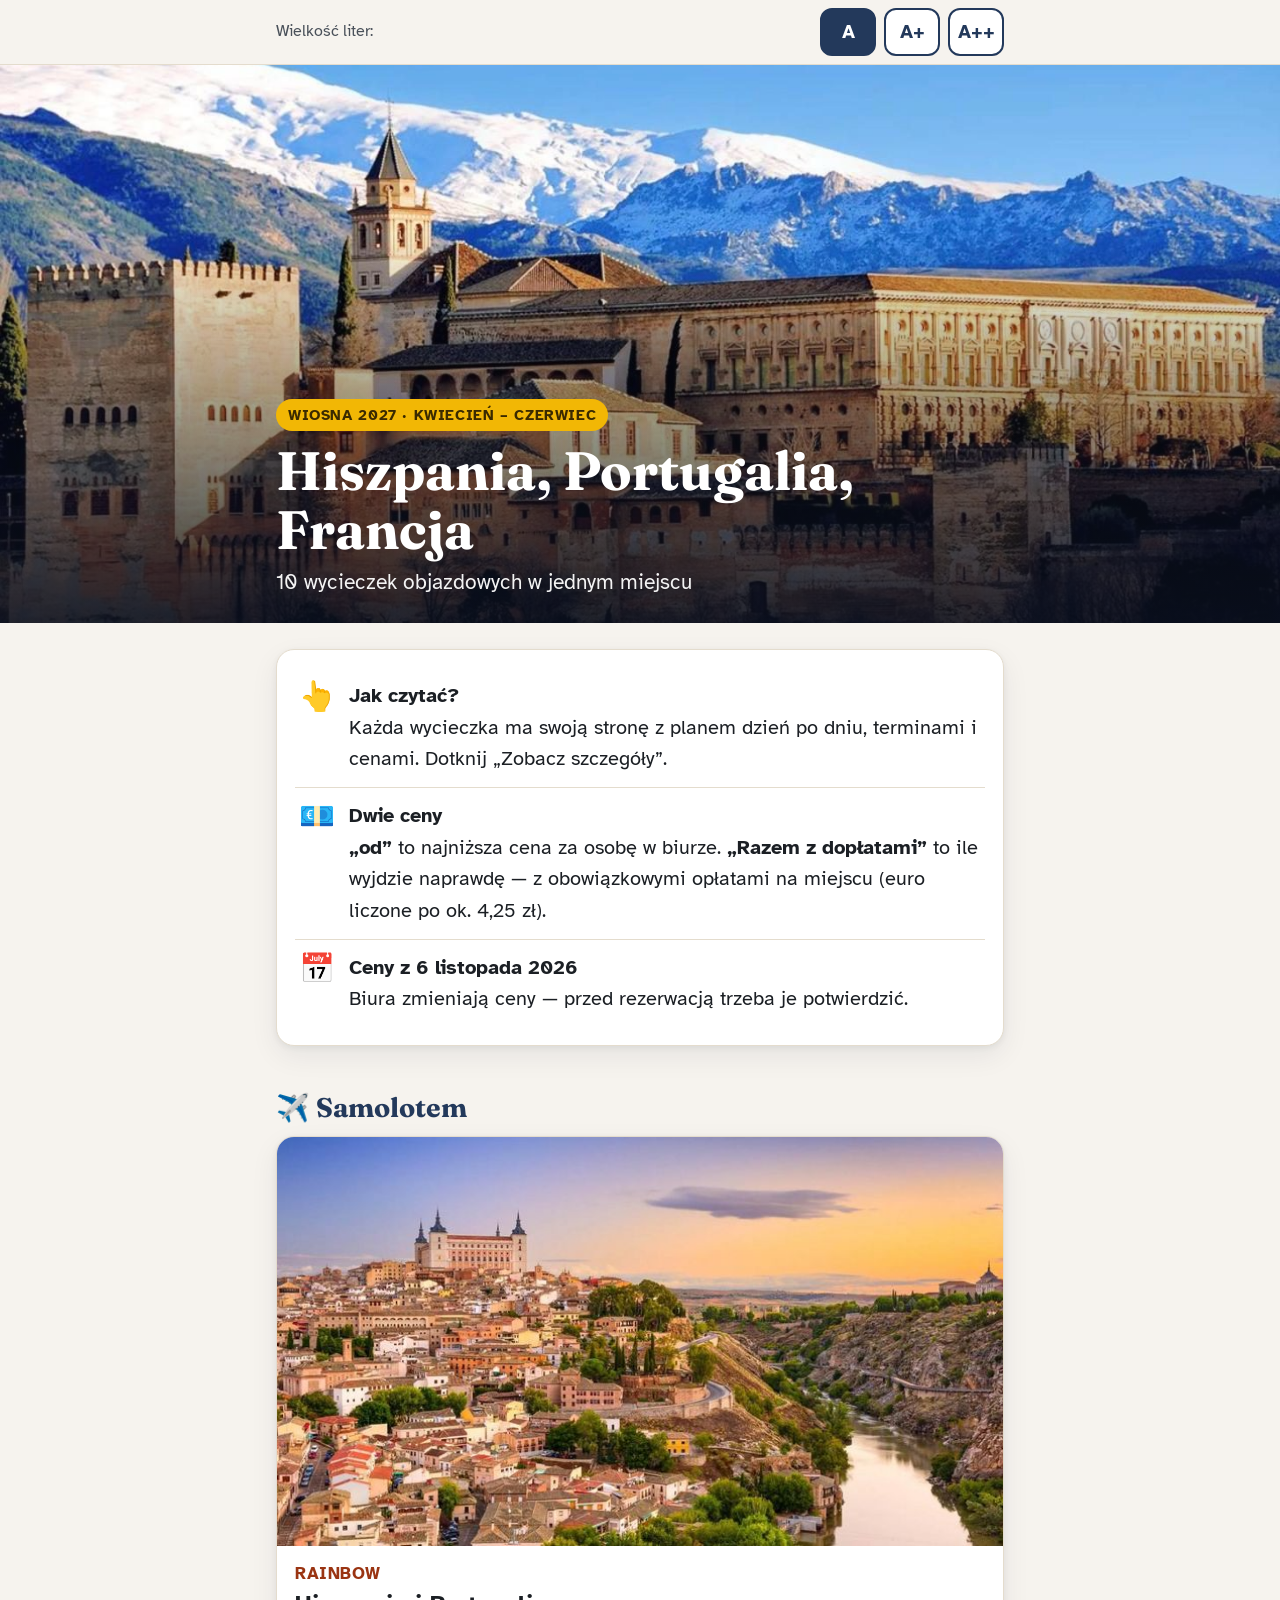
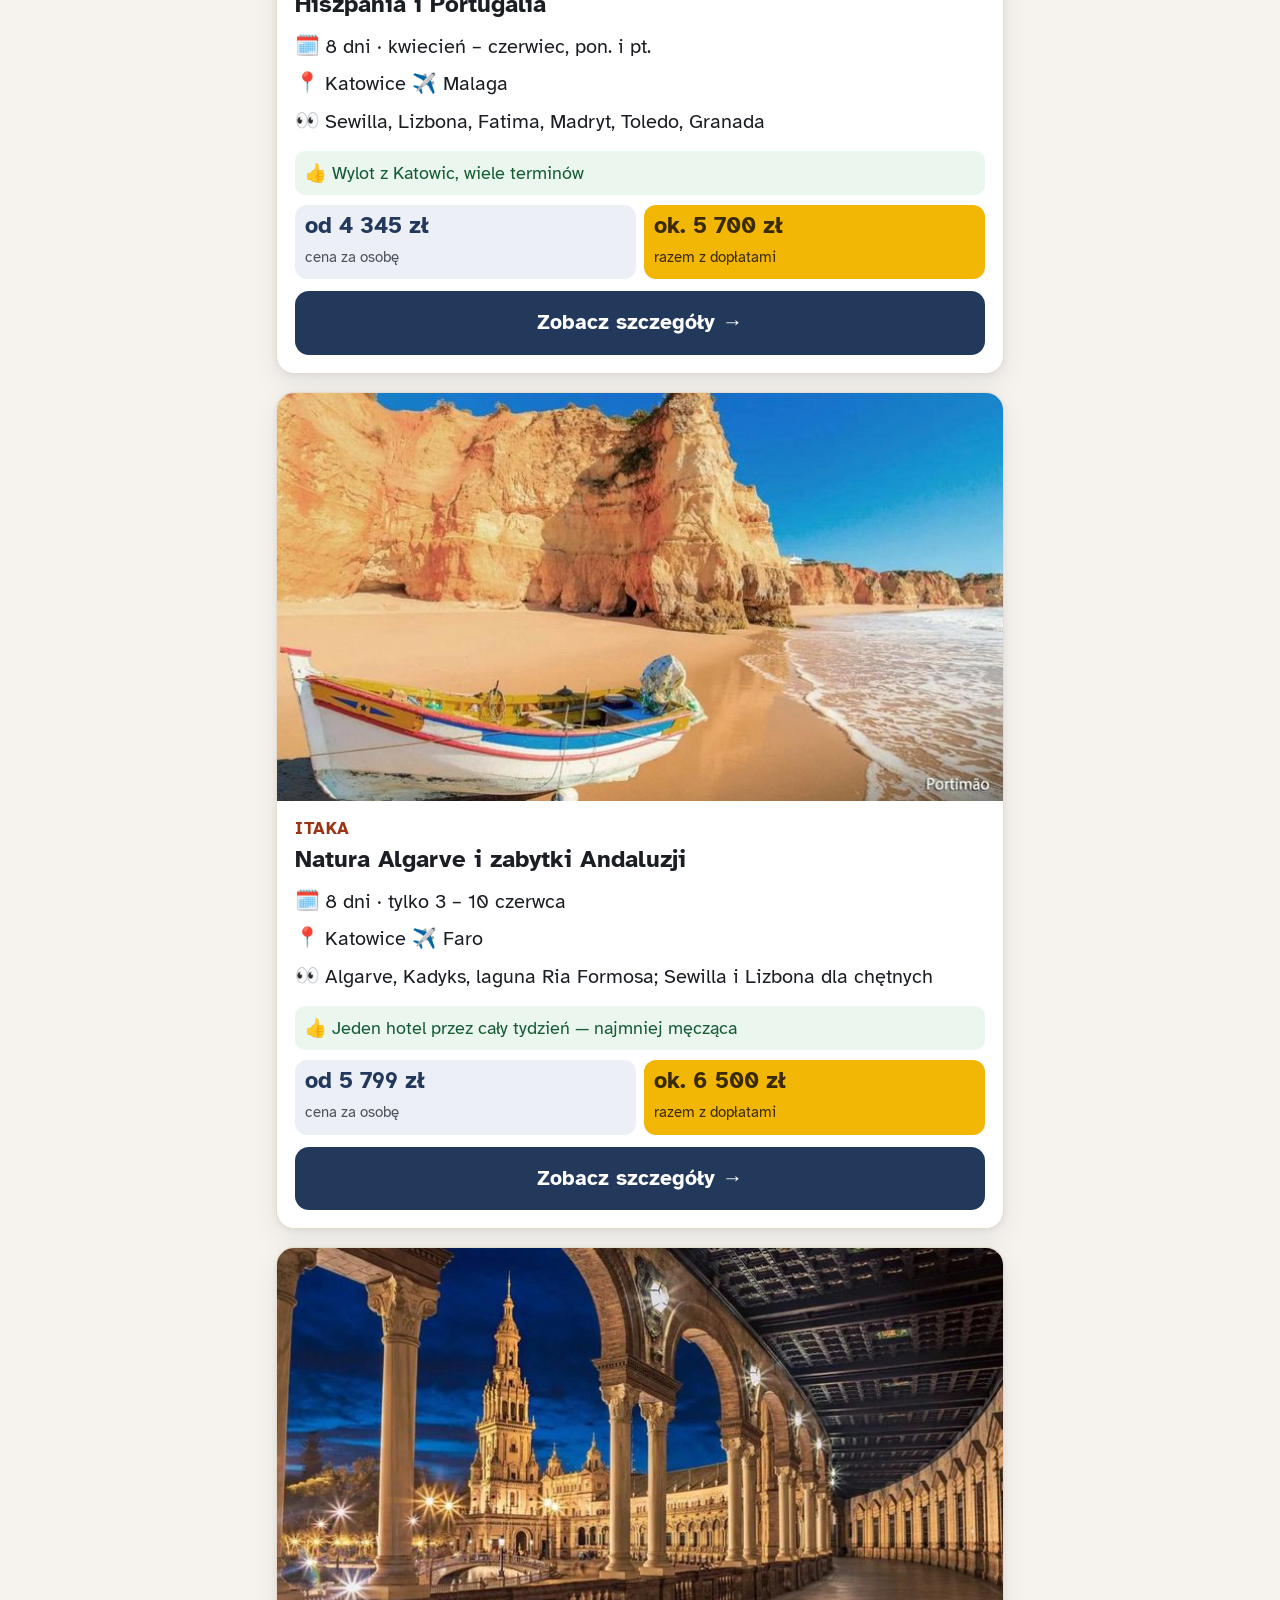
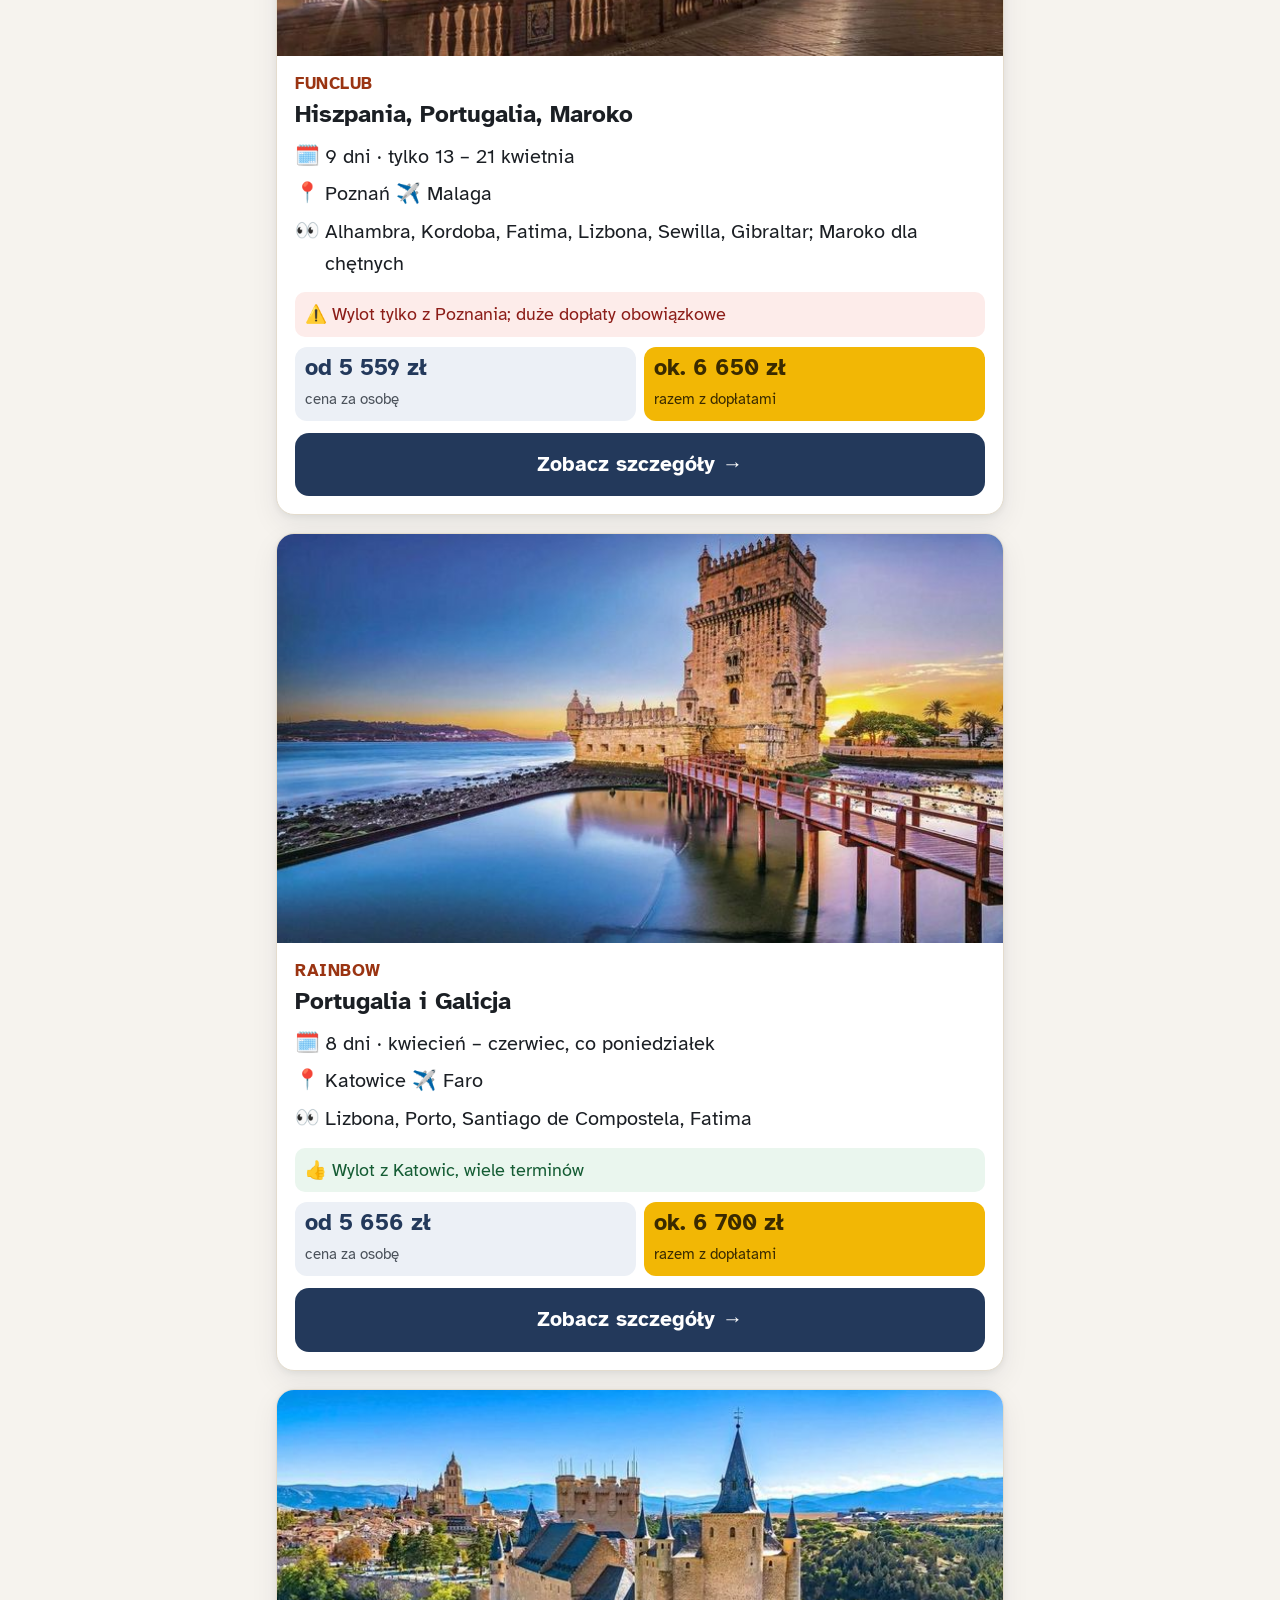
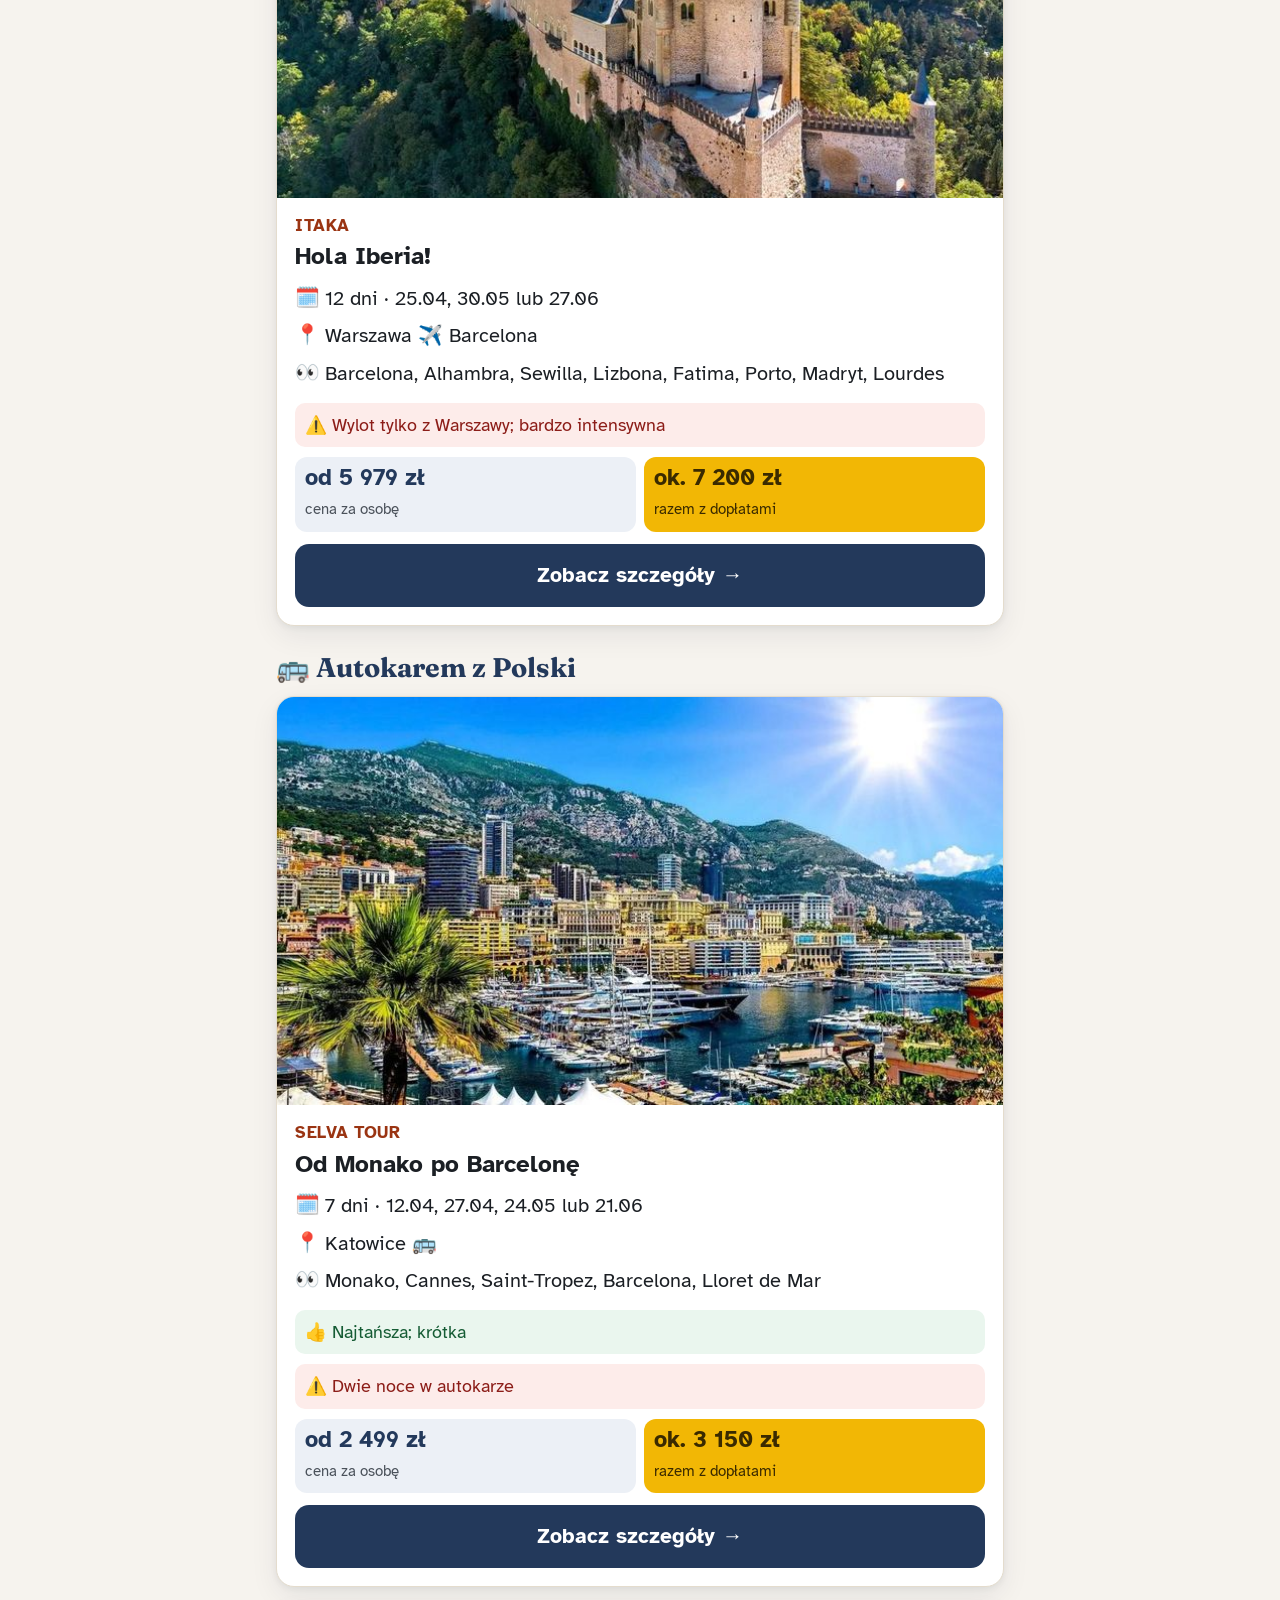
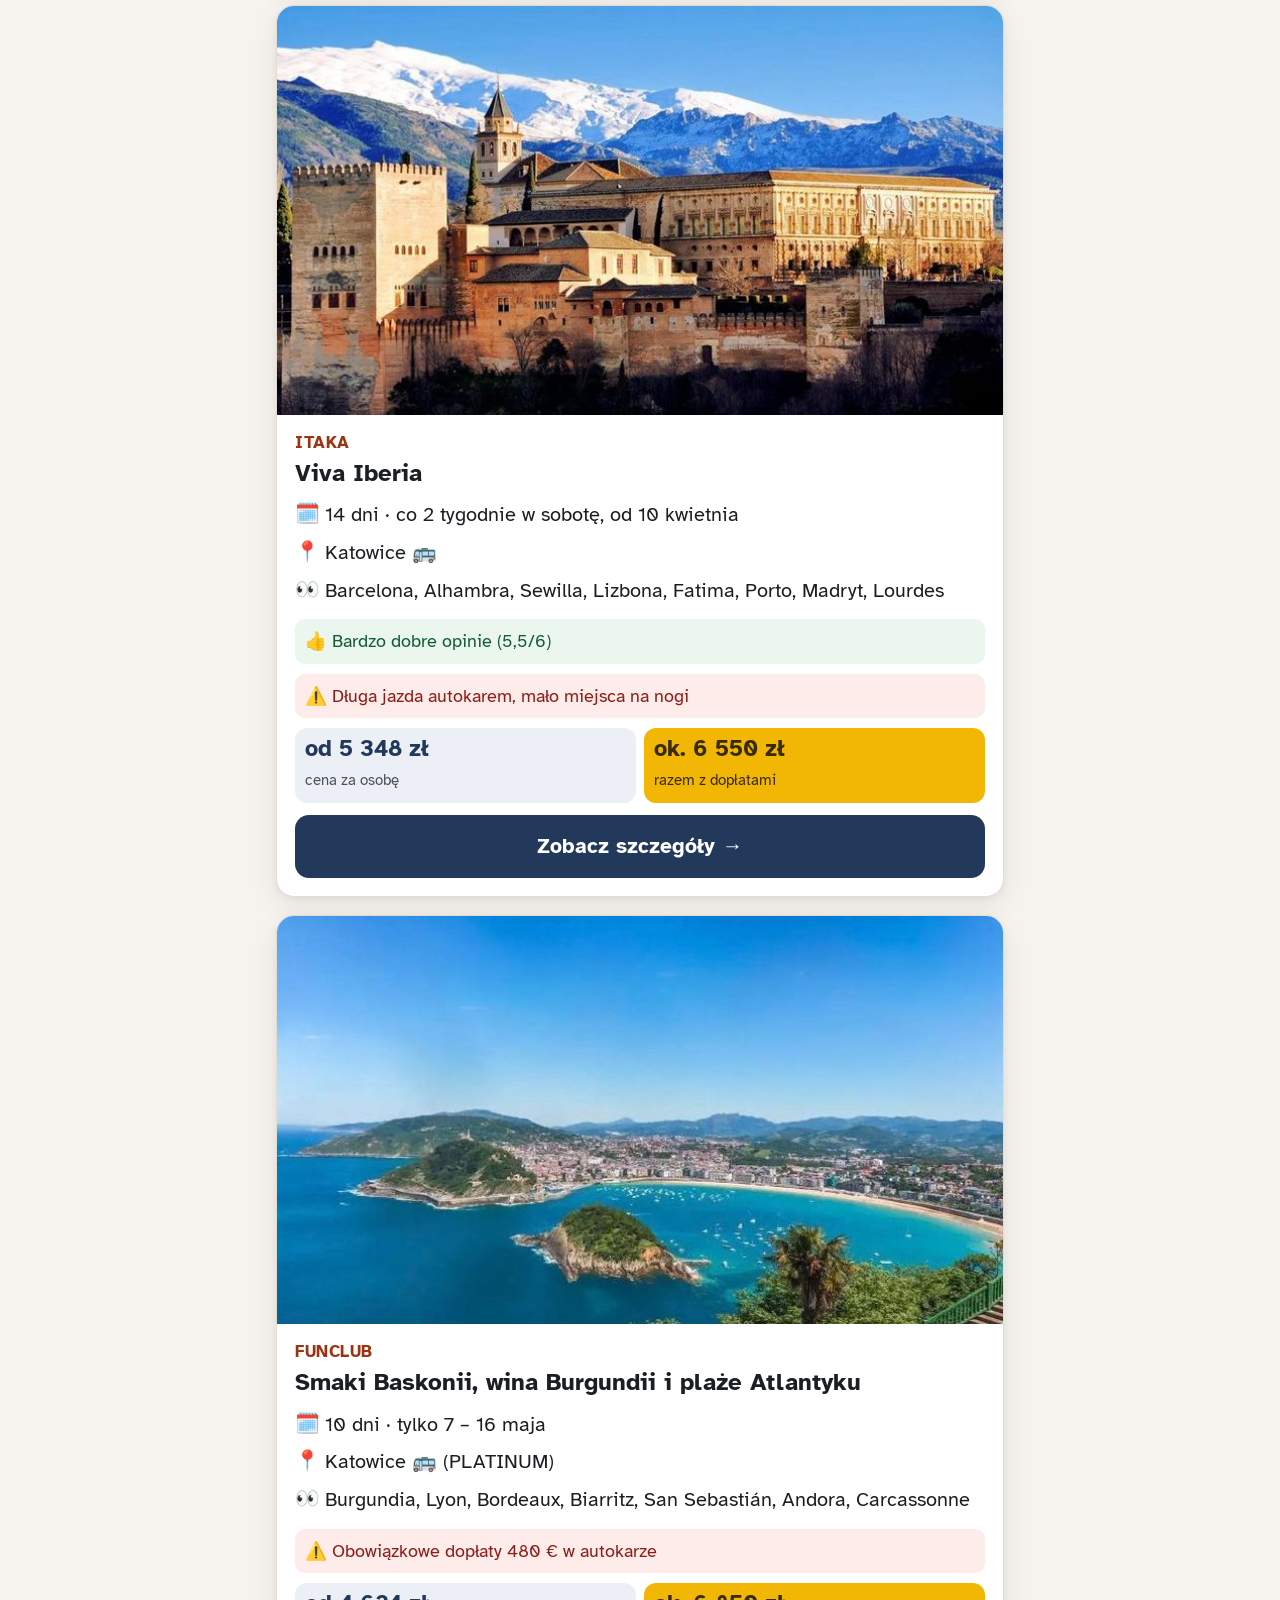
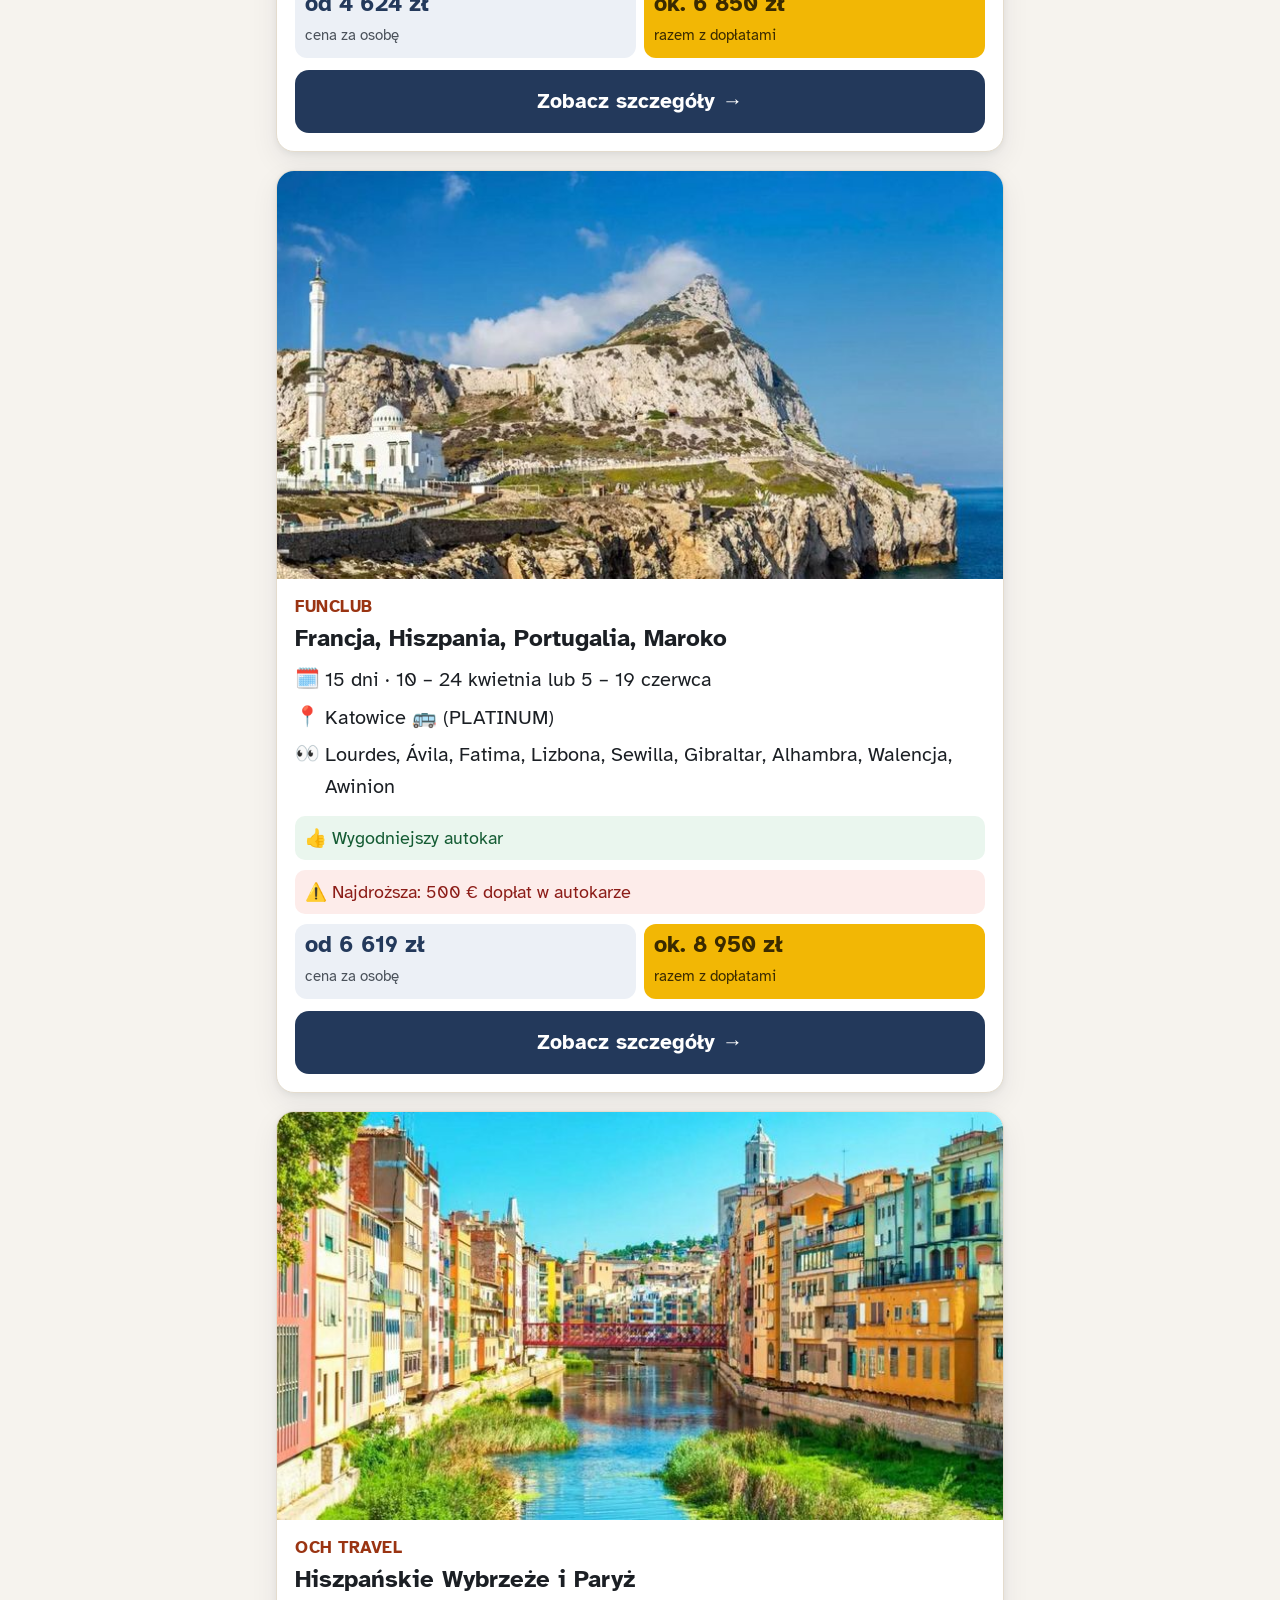
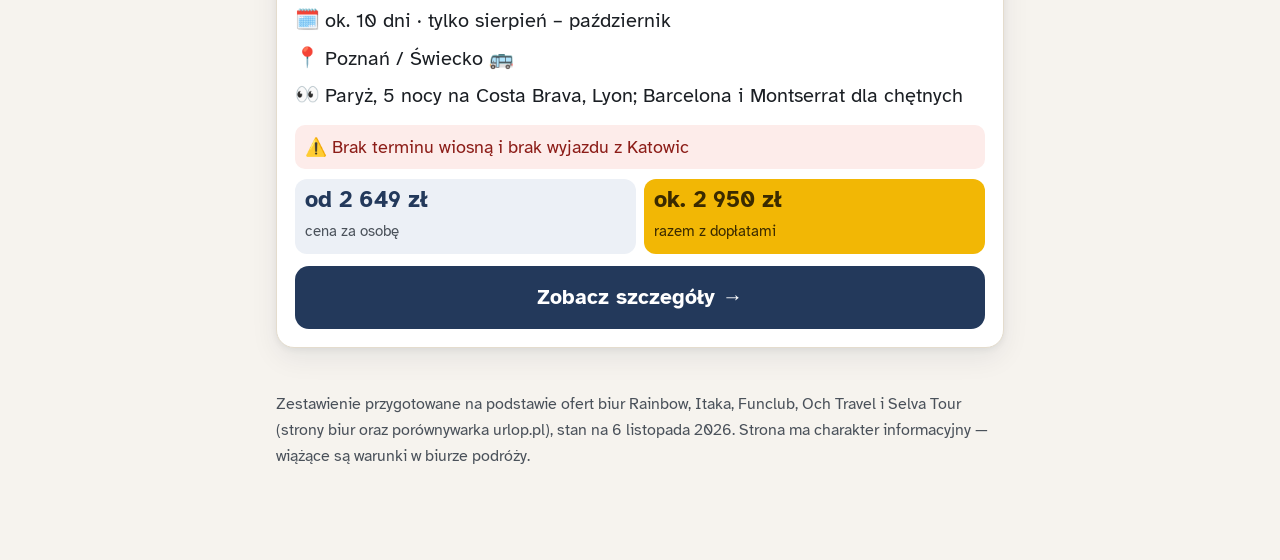
<file: index.html>
<!DOCTYPE html>
<html lang="pl">
<head>
<meta charset="utf-8">
<meta name="viewport" content="width=device-width, initial-scale=1">
<title>Wycieczki: Hiszpania, Portugalia, Francja — wiosna 2027</title>
<meta name="description" content="10 wycieczek objazdowych po Hiszpanii, Portugalii i Francji na kwiecień–czerwiec 2027: terminy, ceny i dopłaty w jednym miejscu.">
<link rel="preconnect" href="https://fonts.googleapis.com">
<link rel="preconnect" href="https://fonts.gstatic.com" crossorigin>
<link href="https://fonts.googleapis.com/css2?family=Atkinson+Hyperlegible:wght@400;700&family=Fraunces:opsz,wght@9..144,700&display=swap" rel="stylesheet">
<link rel="stylesheet" href="style.css">
</head>
<body>

<div class="textsize" role="region" aria-label="Wielkość liter">
  <div class="wrap">
    <span>Wielkość liter:</span>
    <div class="btns">
      <button type="button" data-size="normal" aria-label="Zwykłe litery">A</button>
      <button type="button" data-size="big" aria-label="Większe litery">A+</button>
      <button type="button" data-size="huge" aria-label="Największe litery">A++</button>
    </div>
  </div>
</div>

<header class="hero">
  <img src="img/hero.jpg" alt="Granada — Alhambra na tle gór Sierra Nevada">
  <div class="txt">
    <div class="wrap">
      <span class="kicker">Wiosna 2027 · kwiecień – czerwiec</span>
      <h1>Hiszpania, Portugalia, Francja</h1>
      <p class="sub">10 wycieczek objazdowych w jednym miejscu</p>
    </div>
  </div>
</header>

<main class="wrap">
  <section>
    <div class="card">
      <ul class="info">
        <li><span class="ic">👆</span><div><b>Jak czytać?</b>Każda wycieczka ma swoją stronę z planem dzień po dniu, terminami i cenami. Dotknij „Zobacz szczegóły”.</div></li>
        <li><span class="ic">💶</span><div><b>Dwie ceny</b><b style="display:inline">„od”</b> to najniższa cena za osobę w biurze. <b style="display:inline">„Razem z dopłatami”</b> to ile wyjdzie naprawdę — z obowiązkowymi opłatami na miejscu (euro liczone po ok. 4,25&nbsp;zł).</div></li>
        <li><span class="ic">📅</span><div><b>Ceny z 6 listopada 2026</b>Biura zmieniają ceny — przed rezerwacją trzeba je potwierdzić.</div></li>
      </ul>
    </div>
  </section>

  <h2 class="group">✈️ Samolotem</h2>

  <article class="card trip">
    <img src="img/hiszpania-portugalia.jpg" alt="" loading="lazy">
    <div class="body">
      <div class="org">Rainbow</div>
      <h3>Hiszpania i Portugalia</h3>
      <ul>
        <li><span>🗓️</span>8 dni · kwiecień – czerwiec, pon. i pt.</li>
        <li><span>📍</span>Katowice ✈️ Malaga</li>
        <li><span>👀</span>Sewilla, Lizbona, Fatima, Madryt, Toledo, Granada</li>
      </ul>
      <div class="plus">👍 Wylot z Katowic, wiele terminów</div>
      <div class="prices">
        <div><b>od 4&nbsp;345&nbsp;zł</b><small>cena za osobę</small></div>
        <div class="all"><b>ok. 5&nbsp;700&nbsp;zł</b><small>razem z dopłatami</small></div>
      </div>
      <a class="go" href="hiszpania-portugalia/index.html">Zobacz szczegóły →</a>
    </div>
  </article>
  <article class="card trip">
    <img src="img/itaka-natura-algarve.jpg" alt="" loading="lazy">
    <div class="body">
      <div class="org">Itaka</div>
      <h3>Natura Algarve i zabytki Andaluzji</h3>
      <ul>
        <li><span>🗓️</span>8 dni · tylko 3 – 10 czerwca</li>
        <li><span>📍</span>Katowice ✈️ Faro</li>
        <li><span>👀</span>Algarve, Kadyks, laguna Ria Formosa; Sewilla i Lizbona dla chętnych</li>
      </ul>
      <div class="plus">👍 Jeden hotel przez cały tydzień — najmniej męcząca</div>
      <div class="prices">
        <div><b>od 5&nbsp;799&nbsp;zł</b><small>cena za osobę</small></div>
        <div class="all"><b>ok. 6&nbsp;500&nbsp;zł</b><small>razem z dopłatami</small></div>
      </div>
      <a class="go" href="itaka-natura-algarve/index.html">Zobacz szczegóły →</a>
    </div>
  </article>
  <article class="card trip">
    <img src="img/funclub-hiszpania-portugalia-maroko.jpg" alt="" loading="lazy">
    <div class="body">
      <div class="org">Funclub</div>
      <h3>Hiszpania, Portugalia, Maroko</h3>
      <ul>
        <li><span>🗓️</span>9 dni · tylko 13 – 21 kwietnia</li>
        <li><span>📍</span>Poznań ✈️ Malaga</li>
        <li><span>👀</span>Alhambra, Kordoba, Fatima, Lizbona, Sewilla, Gibraltar; Maroko dla chętnych</li>
      </ul>
      <div class="flag">⚠️ Wylot tylko z Poznania; duże dopłaty obowiązkowe</div>
      <div class="prices">
        <div><b>od 5&nbsp;559&nbsp;zł</b><small>cena za osobę</small></div>
        <div class="all"><b>ok. 6&nbsp;650&nbsp;zł</b><small>razem z dopłatami</small></div>
      </div>
      <a class="go" href="funclub-hiszpania-portugalia-maroko/index.html">Zobacz szczegóły →</a>
    </div>
  </article>
  <article class="card trip">
    <img src="img/portugalia-galicja.jpg" alt="" loading="lazy">
    <div class="body">
      <div class="org">Rainbow</div>
      <h3>Portugalia i Galicja</h3>
      <ul>
        <li><span>🗓️</span>8 dni · kwiecień – czerwiec, co poniedziałek</li>
        <li><span>📍</span>Katowice ✈️ Faro</li>
        <li><span>👀</span>Lizbona, Porto, Santiago de Compostela, Fatima</li>
      </ul>
      <div class="plus">👍 Wylot z Katowic, wiele terminów</div>
      <div class="prices">
        <div><b>od 5&nbsp;656&nbsp;zł</b><small>cena za osobę</small></div>
        <div class="all"><b>ok. 6&nbsp;700&nbsp;zł</b><small>razem z dopłatami</small></div>
      </div>
      <a class="go" href="portugalia-galicja/index.html">Zobacz szczegóły →</a>
    </div>
  </article>
  <article class="card trip">
    <img src="img/itaka-hola-iberia.jpg" alt="" loading="lazy">
    <div class="body">
      <div class="org">Itaka</div>
      <h3>Hola Iberia!</h3>
      <ul>
        <li><span>🗓️</span>12 dni · 25.04, 30.05 lub 27.06</li>
        <li><span>📍</span>Warszawa ✈️ Barcelona</li>
        <li><span>👀</span>Barcelona, Alhambra, Sewilla, Lizbona, Fatima, Porto, Madryt, Lourdes</li>
      </ul>
      <div class="flag">⚠️ Wylot tylko z Warszawy; bardzo intensywna</div>
      <div class="prices">
        <div><b>od 5&nbsp;979&nbsp;zł</b><small>cena za osobę</small></div>
        <div class="all"><b>ok. 7&nbsp;200&nbsp;zł</b><small>razem z dopłatami</small></div>
      </div>
      <a class="go" href="itaka-hola-iberia/index.html">Zobacz szczegóły →</a>
    </div>
  </article>

  <h2 class="group">🚌 Autokarem z Polski</h2>

  <article class="card trip">
    <img src="img/selva-monako-barcelona.jpg" alt="" loading="lazy">
    <div class="body">
      <div class="org">Selva Tour</div>
      <h3>Od Monako po Barcelonę</h3>
      <ul>
        <li><span>🗓️</span>7 dni · 12.04, 27.04, 24.05 lub 21.06</li>
        <li><span>📍</span>Katowice 🚌</li>
        <li><span>👀</span>Monako, Cannes, Saint-Tropez, Barcelona, Lloret de Mar</li>
      </ul>
      <div class="plus">👍 Najtańsza; krótka</div>
      <div class="flag">⚠️ Dwie noce w autokarze</div>
      <div class="prices">
        <div><b>od 2&nbsp;499&nbsp;zł</b><small>cena za osobę</small></div>
        <div class="all"><b>ok. 3&nbsp;150&nbsp;zł</b><small>razem z dopłatami</small></div>
      </div>
      <a class="go" href="selva-monako-barcelona/index.html">Zobacz szczegóły →</a>
    </div>
  </article>
  <article class="card trip">
    <img src="img/itaka-viva-iberia.jpg" alt="" loading="lazy">
    <div class="body">
      <div class="org">Itaka</div>
      <h3>Viva Iberia</h3>
      <ul>
        <li><span>🗓️</span>14 dni · co 2 tygodnie w sobotę, od 10 kwietnia</li>
        <li><span>📍</span>Katowice 🚌</li>
        <li><span>👀</span>Barcelona, Alhambra, Sewilla, Lizbona, Fatima, Porto, Madryt, Lourdes</li>
      </ul>
      <div class="plus">👍 Bardzo dobre opinie (5,5/6)</div>
      <div class="flag">⚠️ Długa jazda autokarem, mało miejsca na nogi</div>
      <div class="prices">
        <div><b>od 5&nbsp;348&nbsp;zł</b><small>cena za osobę</small></div>
        <div class="all"><b>ok. 6&nbsp;550&nbsp;zł</b><small>razem z dopłatami</small></div>
      </div>
      <a class="go" href="itaka-viva-iberia/index.html">Zobacz szczegóły →</a>
    </div>
  </article>
  <article class="card trip">
    <img src="img/funclub-smaki-baskonii.jpg" alt="" loading="lazy">
    <div class="body">
      <div class="org">Funclub</div>
      <h3>Smaki Baskonii, wina Burgundii i plaże Atlantyku</h3>
      <ul>
        <li><span>🗓️</span>10 dni · tylko 7 – 16 maja</li>
        <li><span>📍</span>Katowice 🚌 (PLATINUM)</li>
        <li><span>👀</span>Burgundia, Lyon, Bordeaux, Biarritz, San Sebastián, Andora, Carcassonne</li>
      </ul>
      <div class="flag">⚠️ Obowiązkowe dopłaty 480 € w autokarze</div>
      <div class="prices">
        <div><b>od 4&nbsp;624&nbsp;zł</b><small>cena za osobę</small></div>
        <div class="all"><b>ok. 6&nbsp;850&nbsp;zł</b><small>razem z dopłatami</small></div>
      </div>
      <a class="go" href="funclub-smaki-baskonii/index.html">Zobacz szczegóły →</a>
    </div>
  </article>
  <article class="card trip">
    <img src="img/funclub-francja-hiszpania-portugalia-maroko.jpg" alt="" loading="lazy">
    <div class="body">
      <div class="org">Funclub</div>
      <h3>Francja, Hiszpania, Portugalia, Maroko</h3>
      <ul>
        <li><span>🗓️</span>15 dni · 10 – 24 kwietnia lub 5 – 19 czerwca</li>
        <li><span>📍</span>Katowice 🚌 (PLATINUM)</li>
        <li><span>👀</span>Lourdes, Ávila, Fatima, Lizbona, Sewilla, Gibraltar, Alhambra, Walencja, Awinion</li>
      </ul>
      <div class="plus">👍 Wygodniejszy autokar</div>
      <div class="flag">⚠️ Najdroższa: 500 € dopłat w autokarze</div>
      <div class="prices">
        <div><b>od 6&nbsp;619&nbsp;zł</b><small>cena za osobę</small></div>
        <div class="all"><b>ok. 8&nbsp;950&nbsp;zł</b><small>razem z dopłatami</small></div>
      </div>
      <a class="go" href="funclub-francja-hiszpania-portugalia-maroko/index.html">Zobacz szczegóły →</a>
    </div>
  </article>
  <article class="card trip">
    <img src="img/och-hiszpanskie-wybrzeze-paryz.jpg" alt="" loading="lazy">
    <div class="body">
      <div class="org">Och Travel</div>
      <h3>Hiszpańskie Wybrzeże i Paryż</h3>
      <ul>
        <li><span>🗓️</span>ok. 10 dni · tylko sierpień – październik</li>
        <li><span>📍</span>Poznań / Świecko 🚌</li>
        <li><span>👀</span>Paryż, 5 nocy na Costa Brava, Lyon; Barcelona i Montserrat dla chętnych</li>
      </ul>
      <div class="flag">⚠️ Brak terminu wiosną i brak wyjazdu z Katowic</div>
      <div class="prices">
        <div><b>od 2&nbsp;649&nbsp;zł</b><small>cena za osobę</small></div>
        <div class="all"><b>ok. 2&nbsp;950&nbsp;zł</b><small>razem z dopłatami</small></div>
      </div>
      <a class="go" href="och-hiszpanskie-wybrzeze-paryz/index.html">Zobacz szczegóły →</a>
    </div>
  </article>

  <footer>
    Zestawienie przygotowane na podstawie ofert biur Rainbow, Itaka, Funclub, Och Travel i Selva Tour (strony biur oraz porównywarka urlop.pl), stan na 6 listopada 2026. Strona ma charakter informacyjny — wiążące są warunki w biurze podróży.
  </footer>
</main>

<button type="button" class="top" id="top" aria-label="Wróć na górę strony">↑</button>
<script src="app.js"></script>
</body>
</html>
</file>
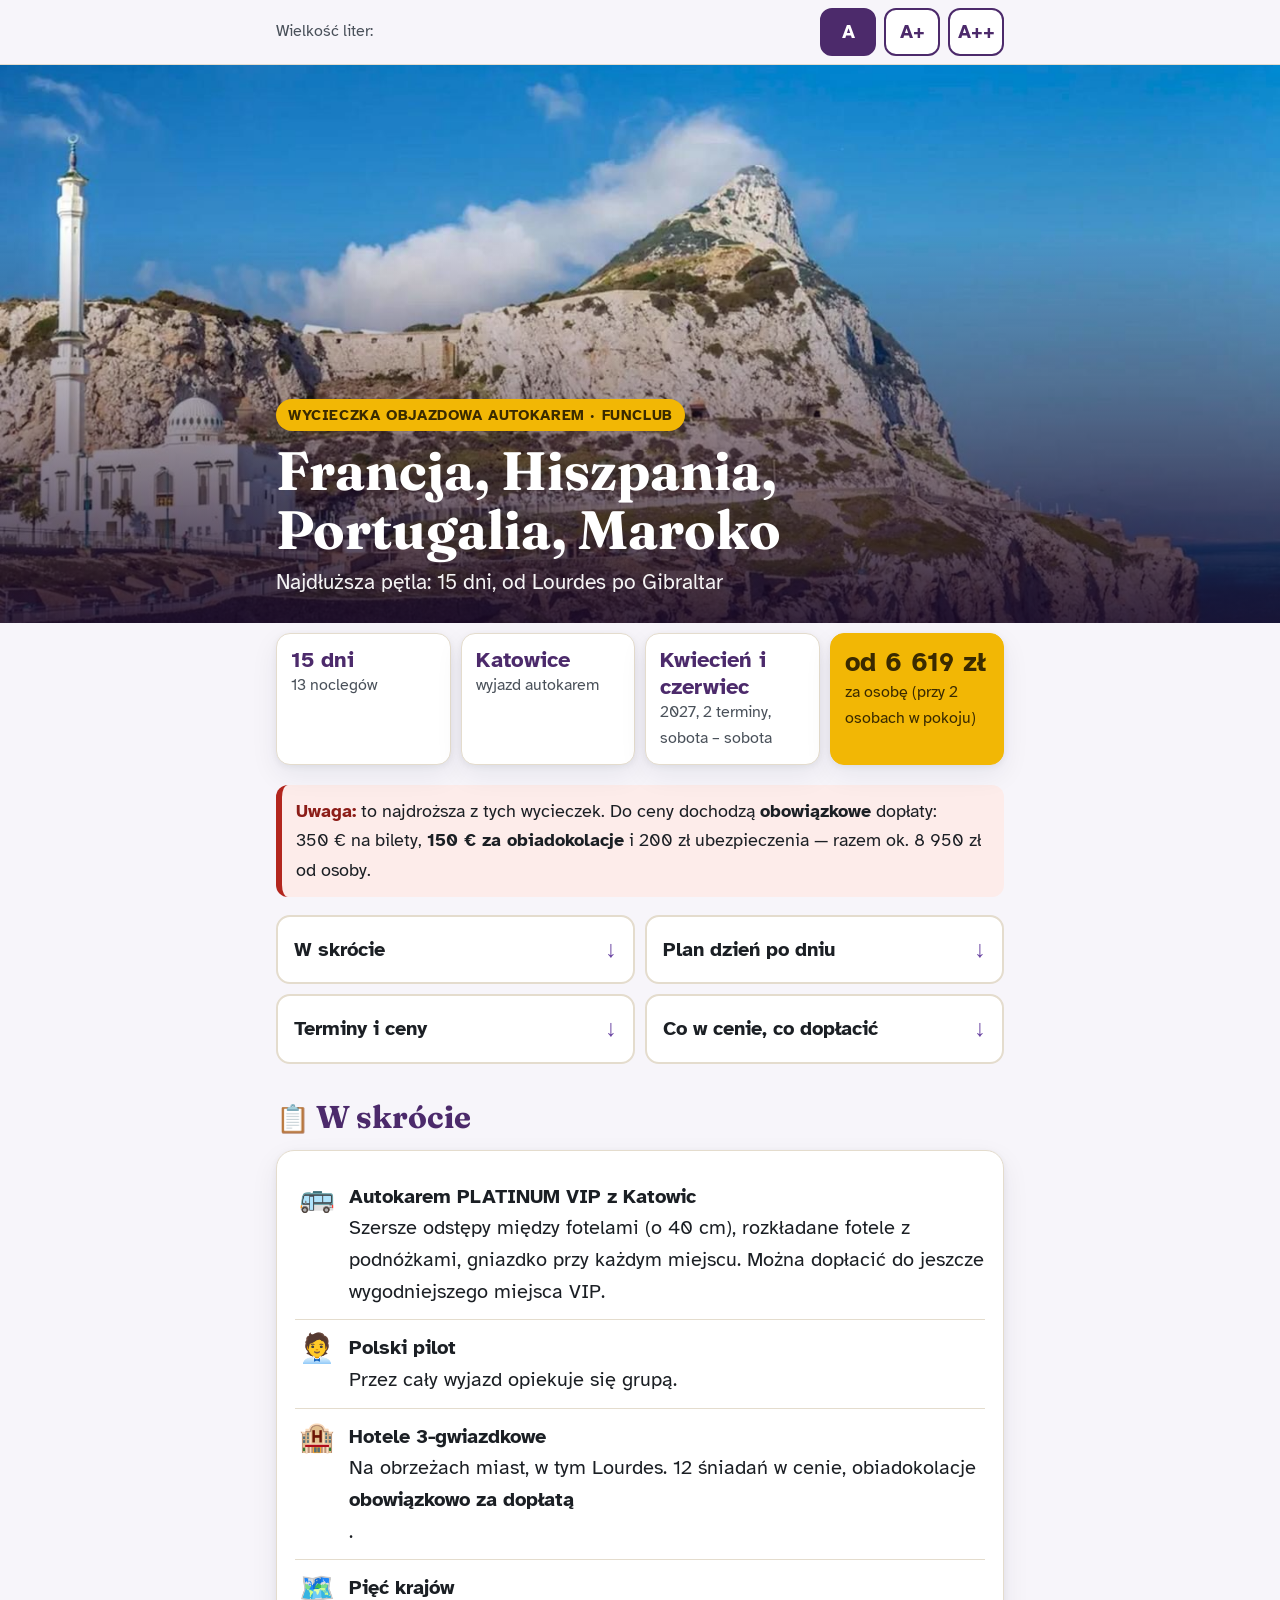
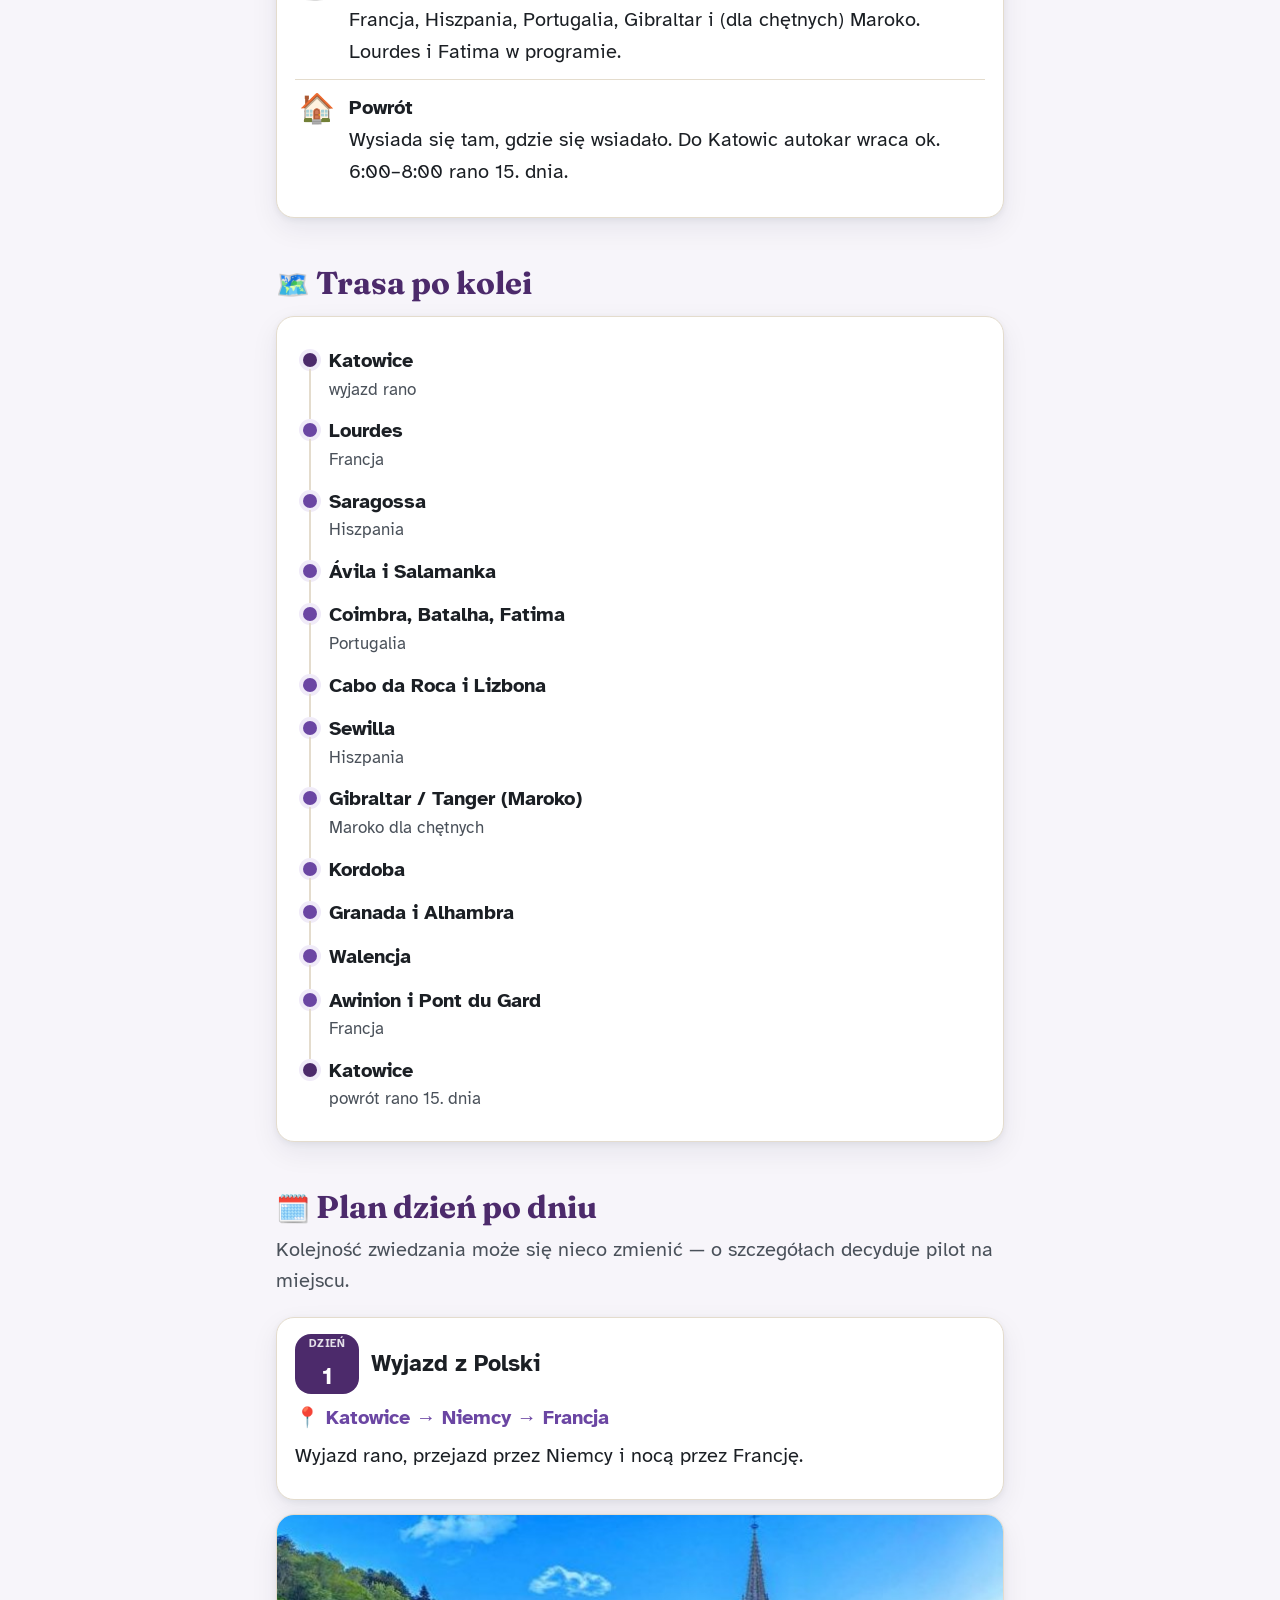
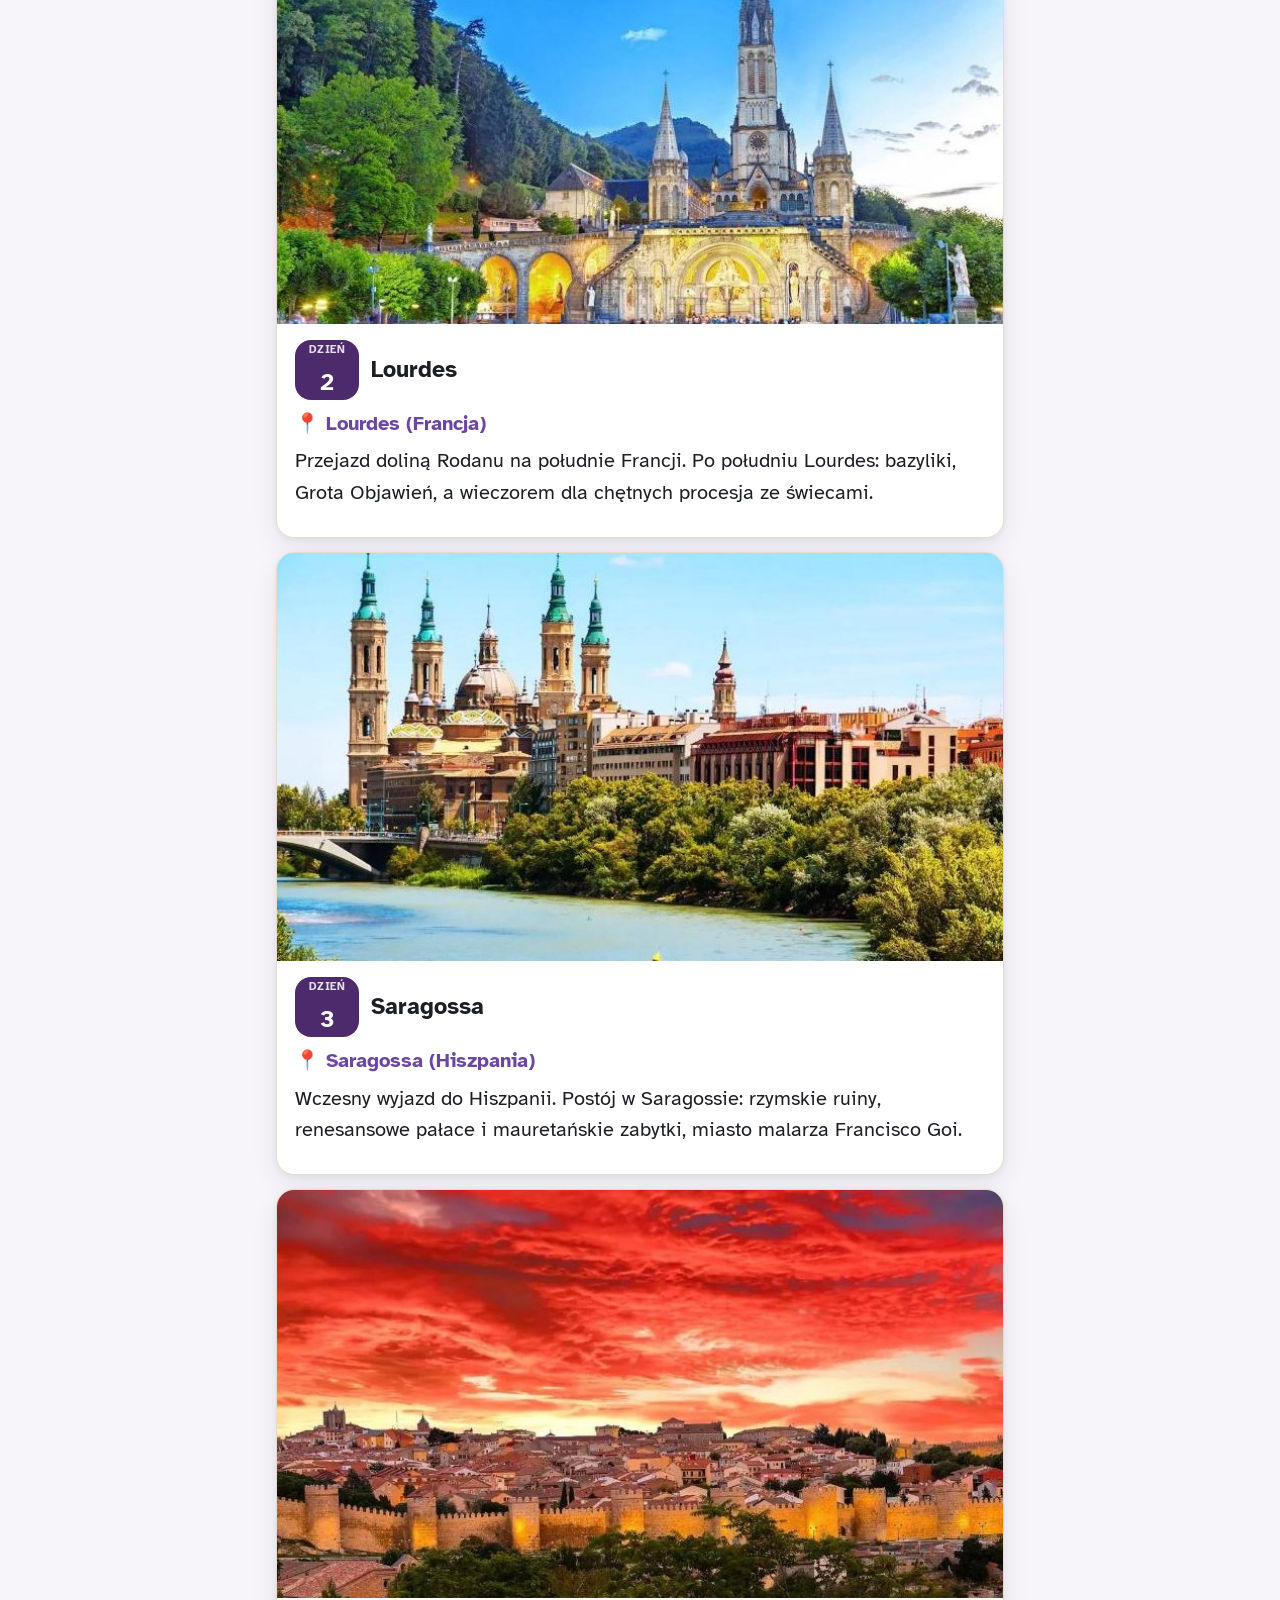
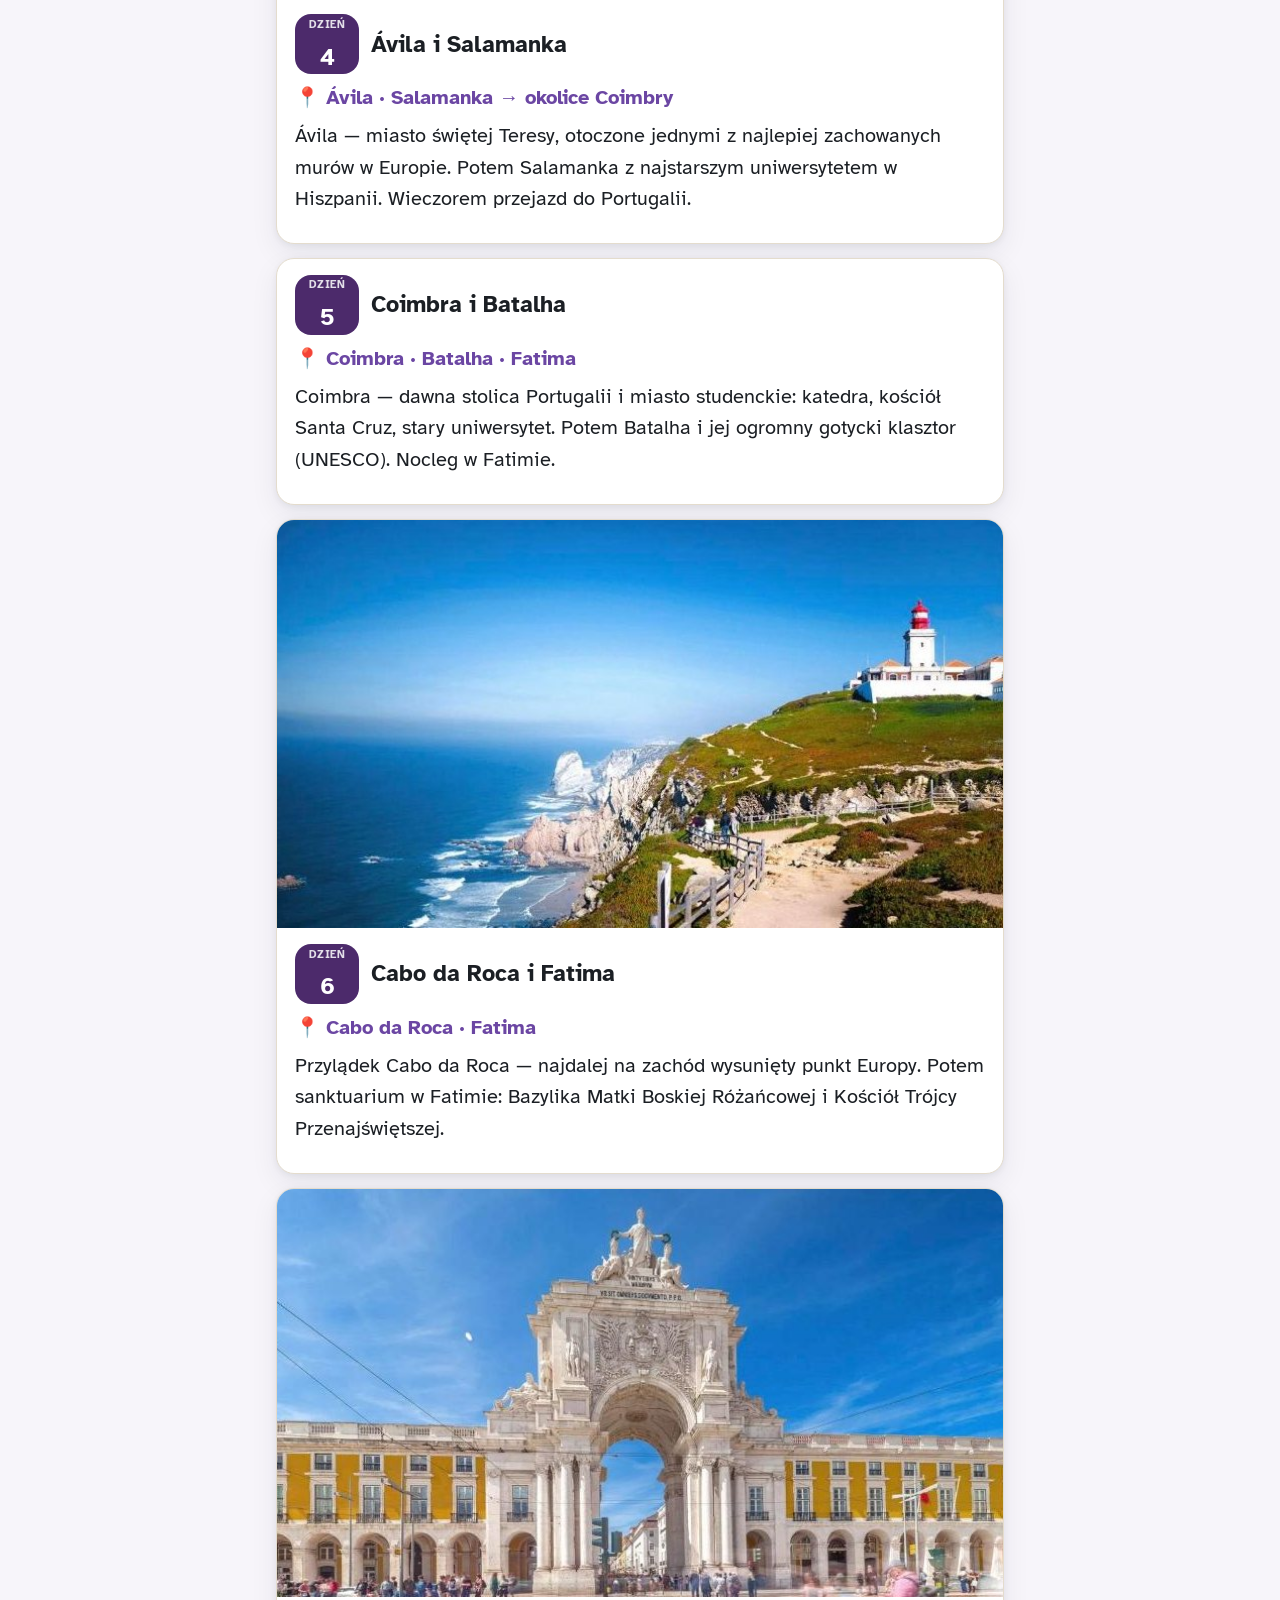
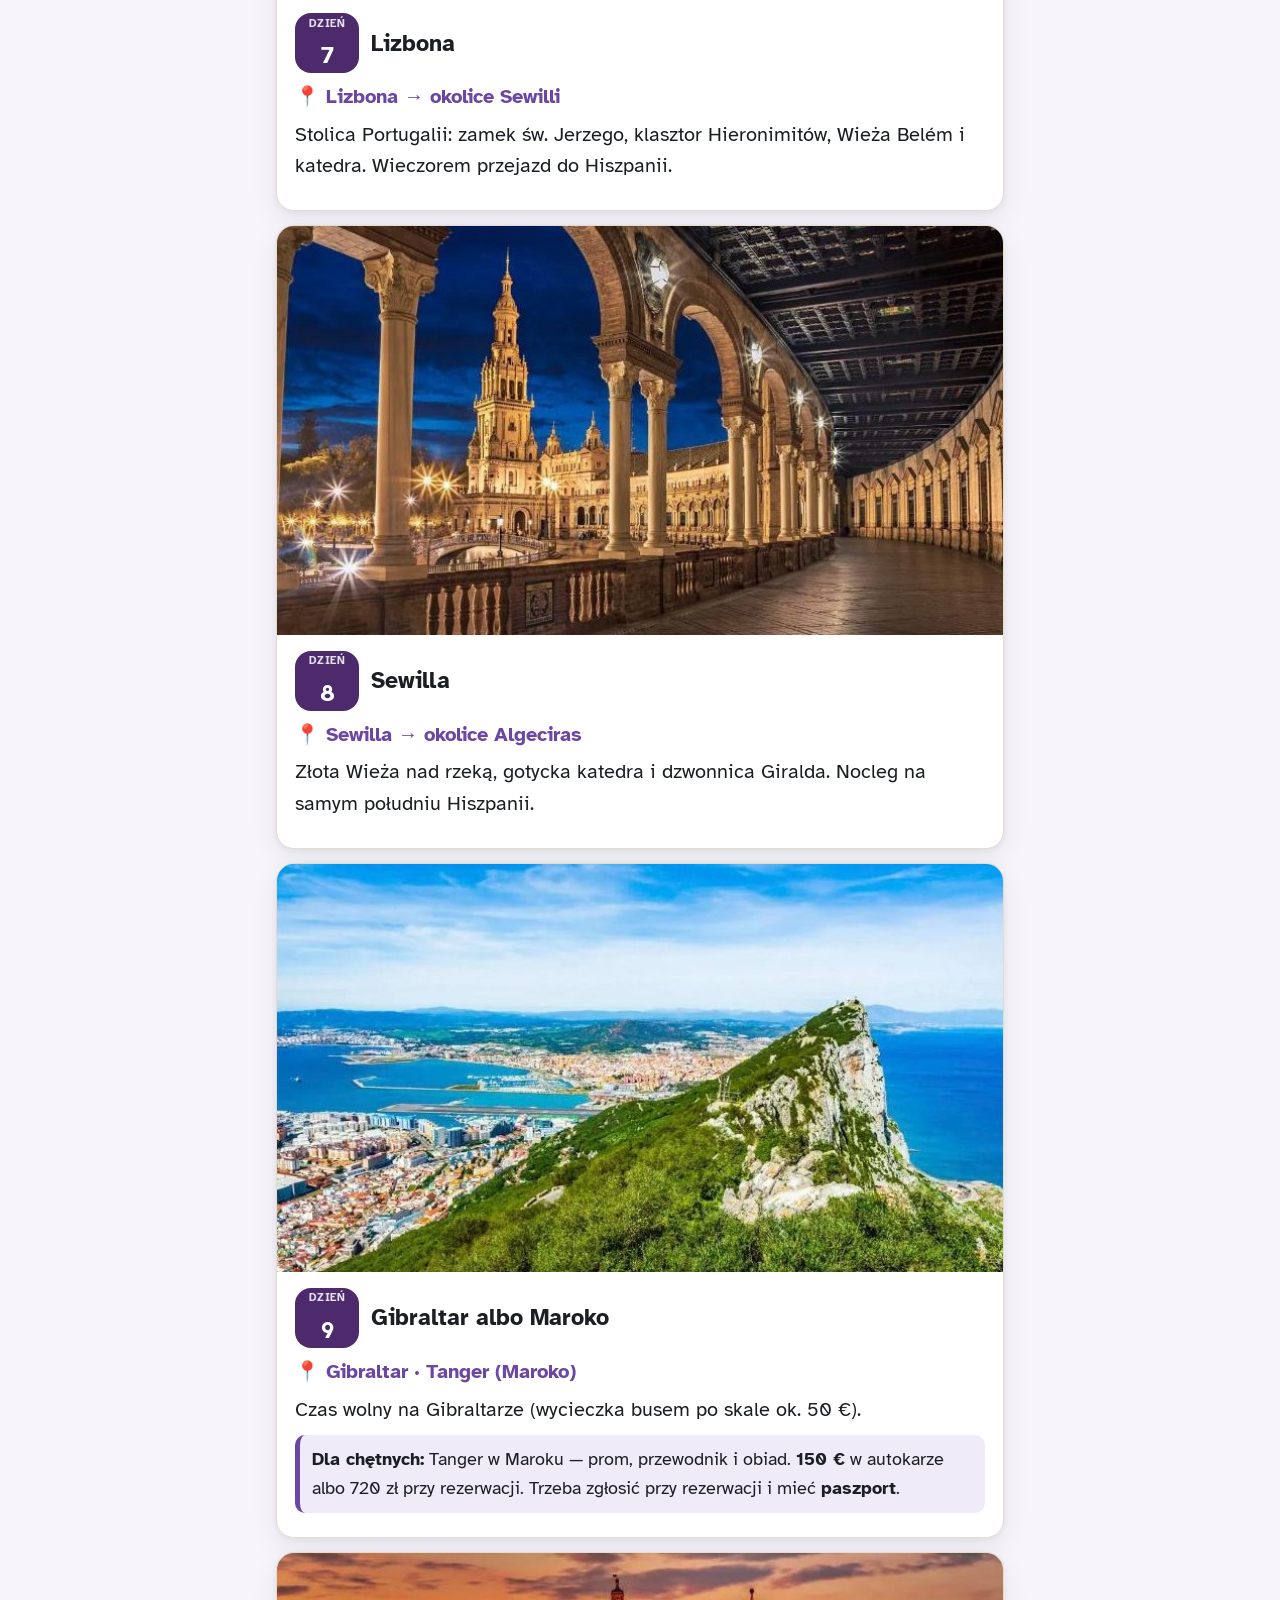
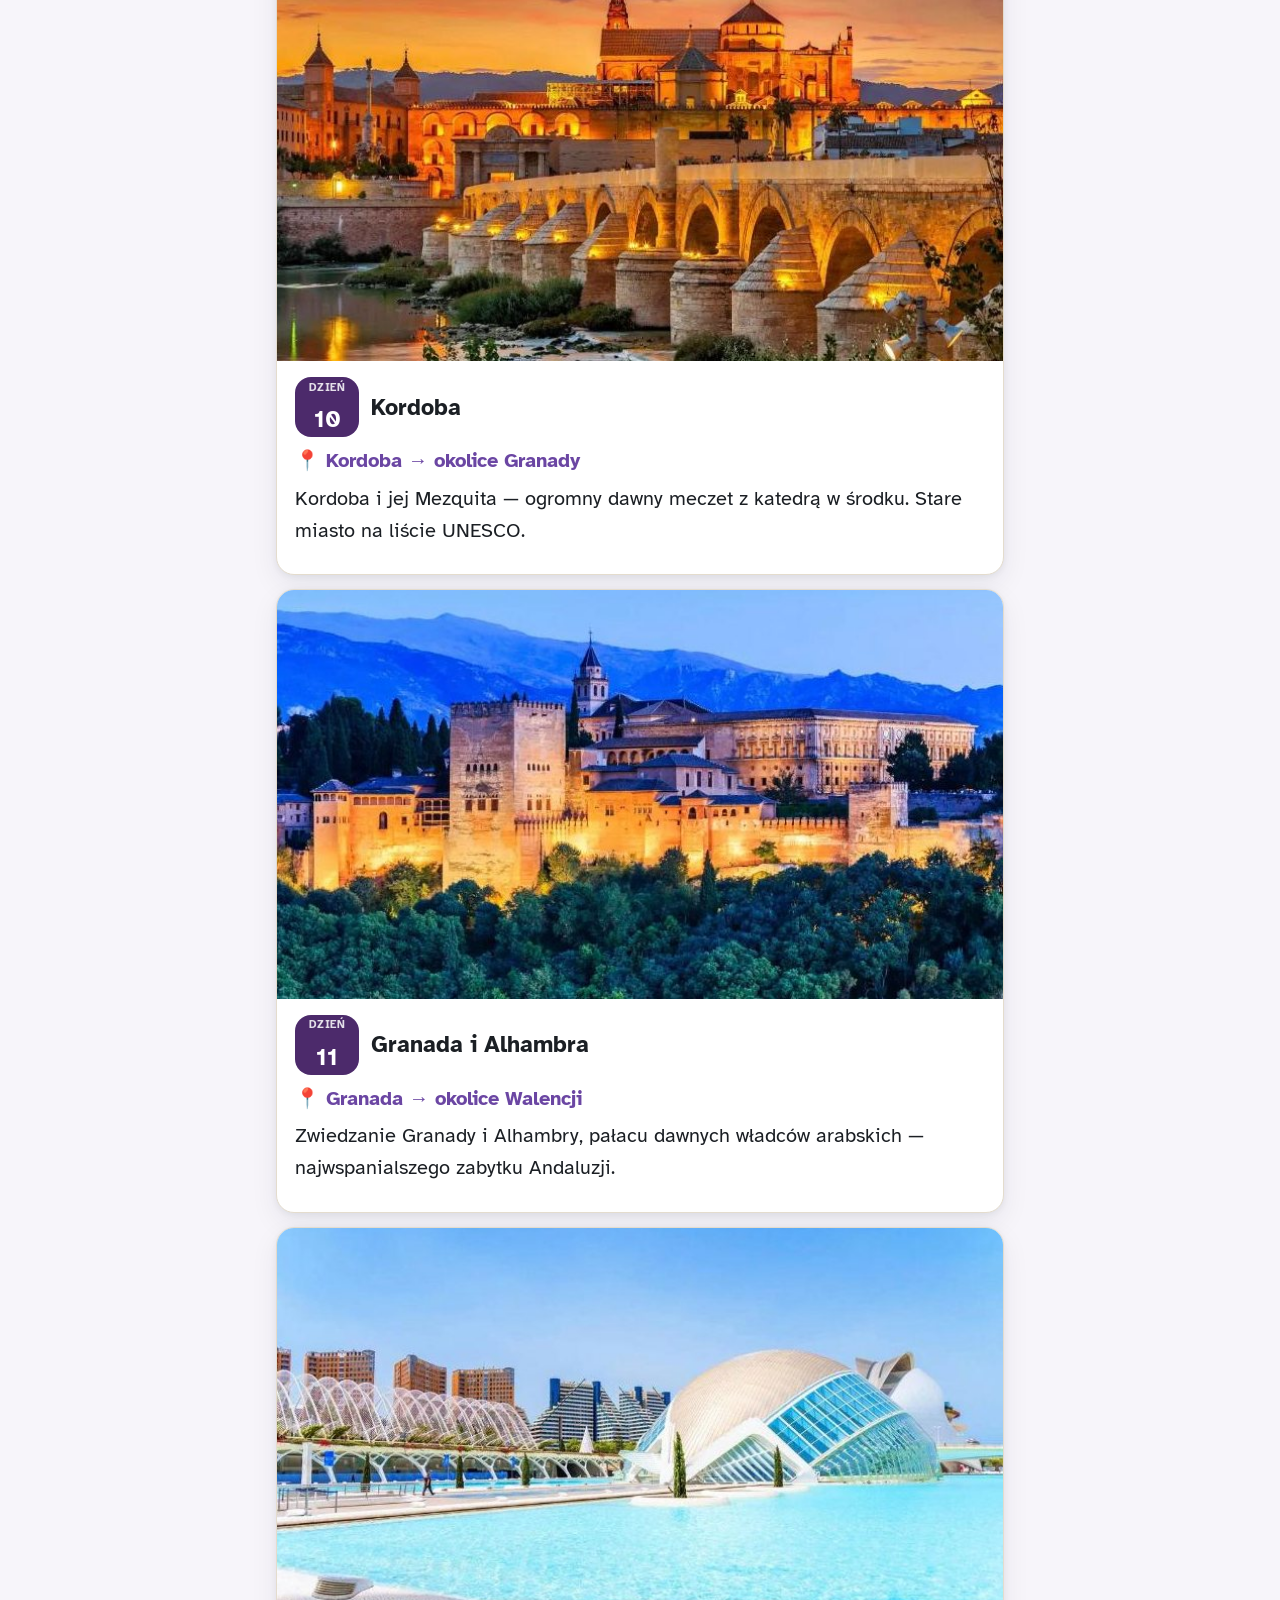
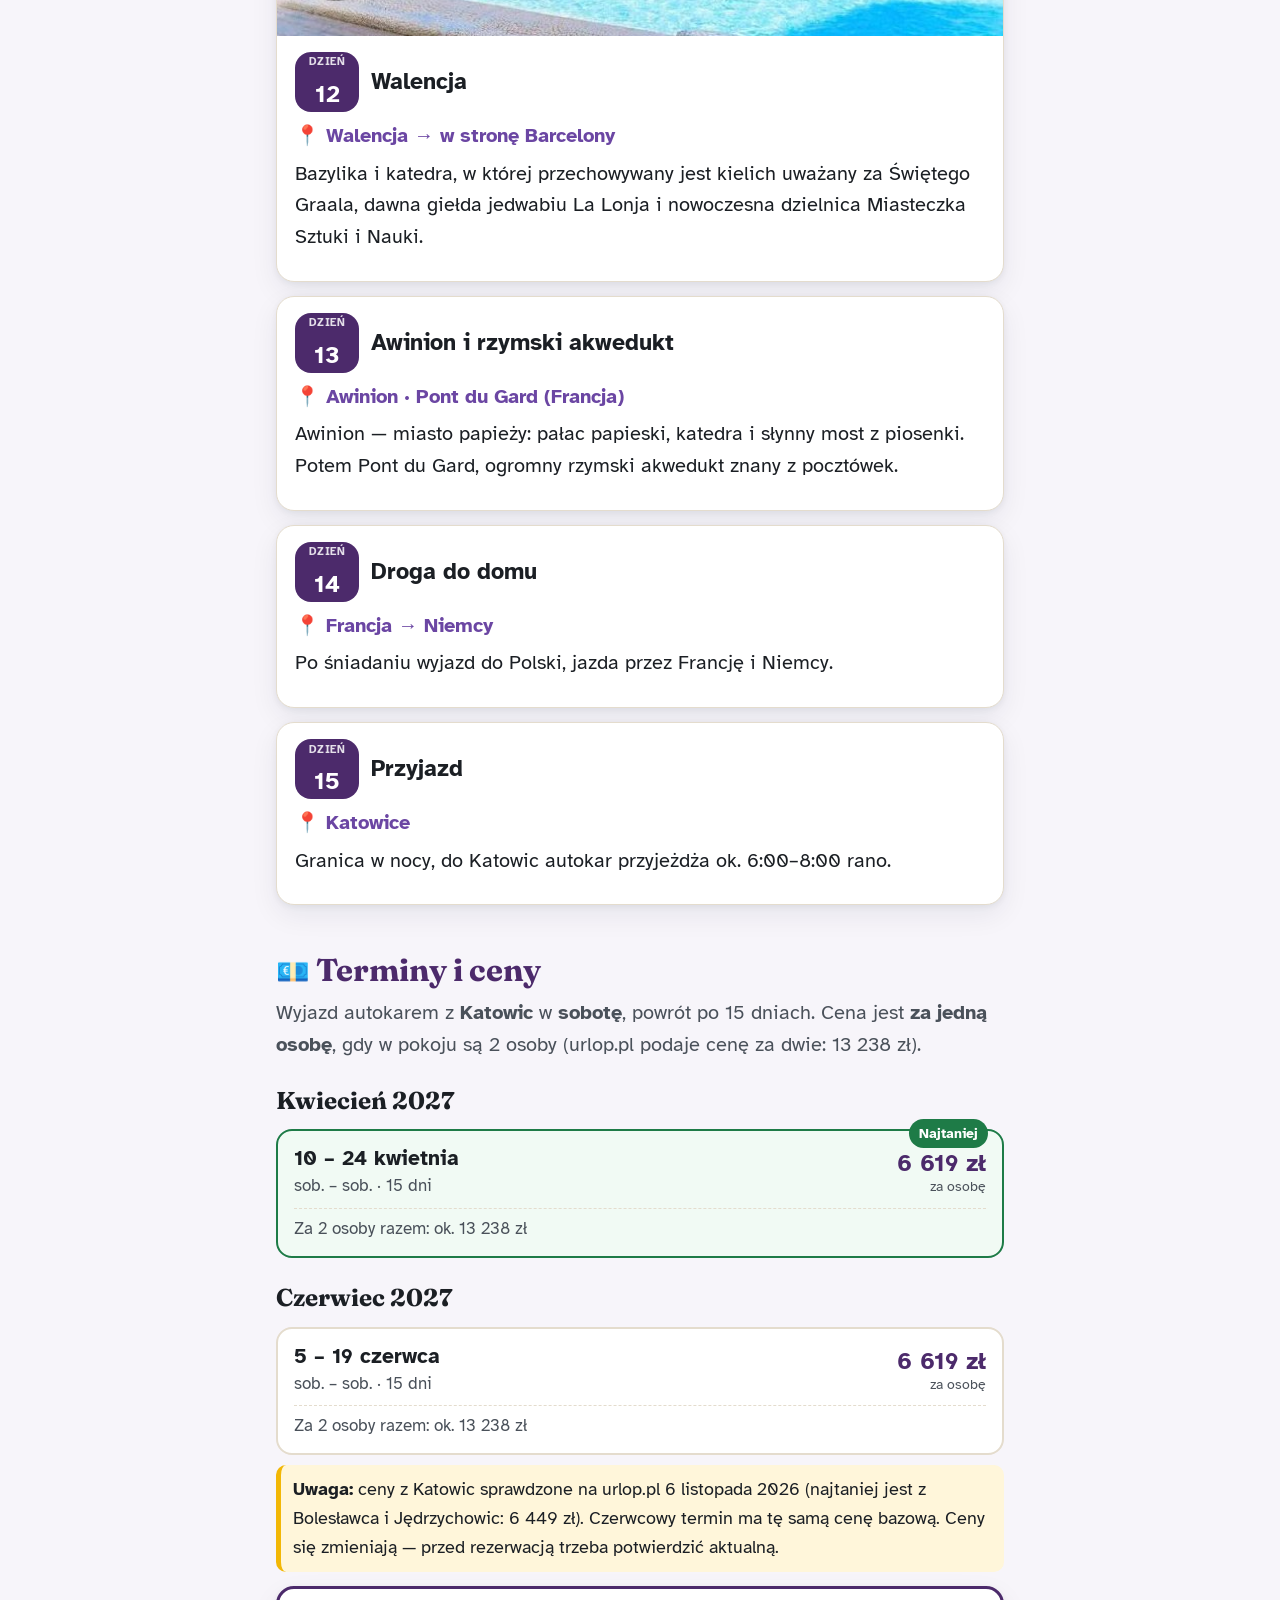
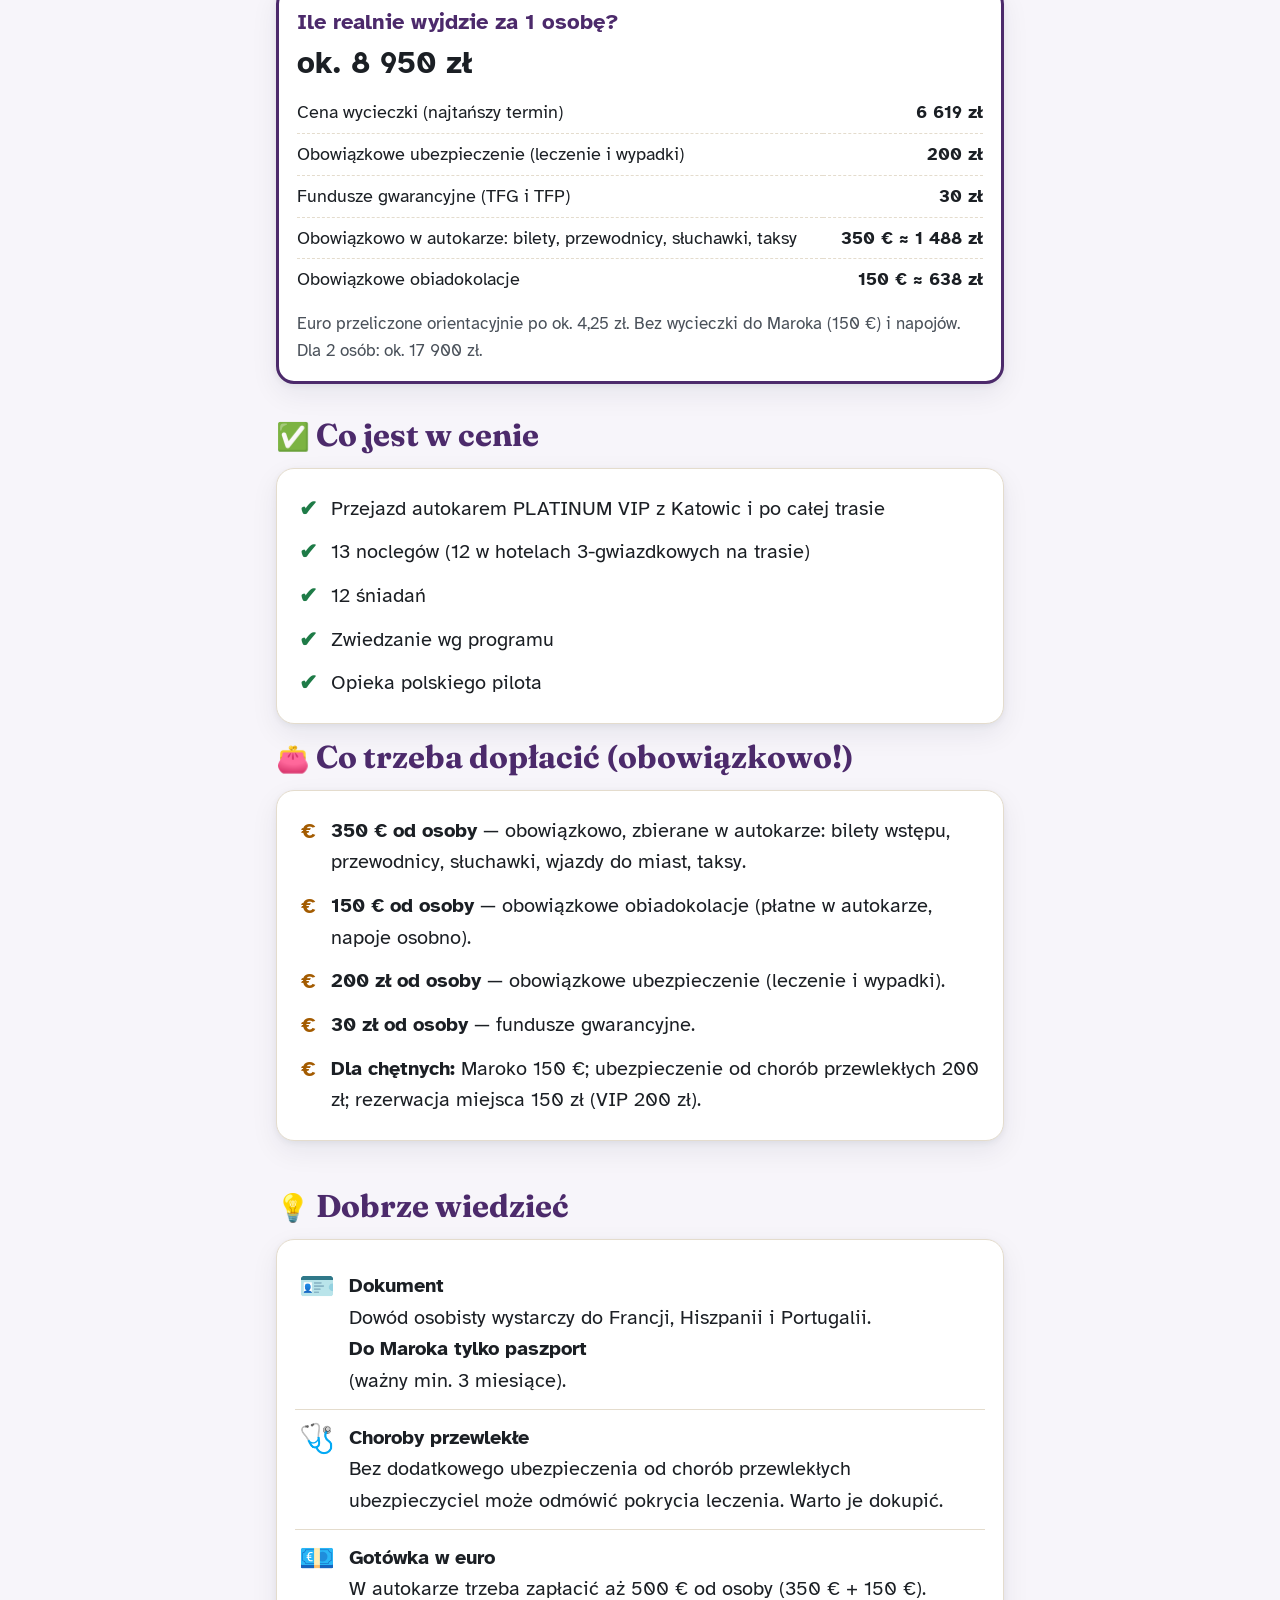
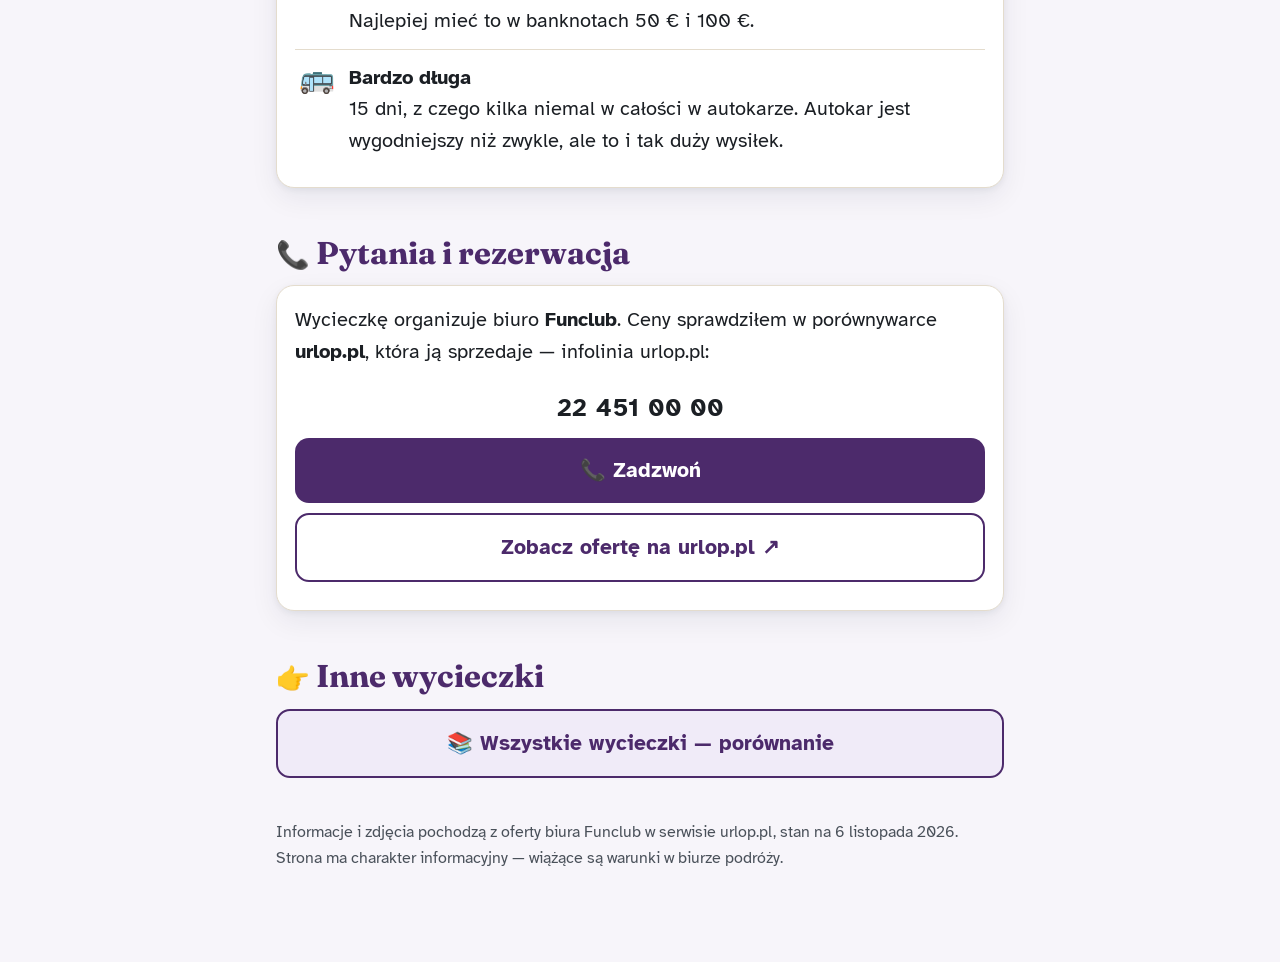
<file: funclub-francja-hiszpania-portugalia-maroko/index.html>
<!DOCTYPE html>
<html lang="pl">
<head>
<meta charset="utf-8">
<meta name="viewport" content="width=device-width, initial-scale=1">
<title>Francja, Hiszpania, Portugalia, Maroko — Funclub, 15 dni autokarem</title>
<meta name="description" content="Wycieczka Funclub autokarem PLATINUM: Lourdes, Ávila, Salamanka, Fatima, Lizbona, Sewilla, Gibraltar, Granada, Walencja. Plan, terminy i dopłaty.">
<link rel="preconnect" href="https://fonts.googleapis.com">
<link rel="preconnect" href="https://fonts.gstatic.com" crossorigin>
<link href="https://fonts.googleapis.com/css2?family=Atkinson+Hyperlegible:wght@400;700&family=Fraunces:opsz,wght@9..144,700&display=swap" rel="stylesheet">
<link rel="stylesheet" href="style.css">
</head>
<body>

<div class="textsize" role="region" aria-label="Wielkość liter">
  <div class="wrap">
    <span>Wielkość liter:</span>
    <div class="btns">
      <button type="button" data-size="normal" aria-label="Zwykłe litery">A</button>
      <button type="button" data-size="big" aria-label="Większe litery">A+</button>
      <button type="button" data-size="huge" aria-label="Największe litery">A++</button>
    </div>
  </div>
</div>

<header class="hero">
  <img src="img/hero.jpg" alt="Gibraltar — wielka skała nad morzem">
  <div class="txt">
    <div class="wrap">
      <span class="kicker">Wycieczka objazdowa autokarem · Funclub</span>
      <h1>Francja, Hiszpania, Portugalia, Maroko</h1>
      <p class="sub">Najdłuższa pętla: 15 dni, od Lourdes po Gibraltar</p>
    </div>
  </div>
</header>

<main class="wrap">

  <div class="facts">
    <div class="fact"><b>15 dni</b><small>13 noclegów</small></div>
    <div class="fact"><b>Katowice</b><small>wyjazd autokarem</small></div>
    <div class="fact wide"><b>Kwiecień i czerwiec</b><small>2027, 2 terminy, sobota – sobota</small></div>
    <div class="fact price"><b>od <span data-cheapest>6&nbsp;619&nbsp;zł</span></b><small>za osobę (przy 2 osobach w pokoju)</small></div>
  </div>

  <div class="warn"><b>Uwaga:</b> to najdroższa z tych wycieczek. Do ceny dochodzą <b>obowiązkowe</b> dopłaty: 350&nbsp;€ na bilety, <b>150&nbsp;€ za obiadokolacje</b> i 200&nbsp;zł ubezpieczenia — razem ok. 8&nbsp;950&nbsp;zł od osoby.</div>
  <nav class="toc" aria-label="Spis treści">
    <a href="#skrot">W skrócie</a>
    <a href="#plan">Plan dzień po dniu</a>
    <a href="#ceny">Terminy i ceny</a>
    <a href="#doplaty">Co w cenie, co dopłacić</a>
  </nav>

  <section id="skrot">
    <h2><span class="em">📋</span>W skrócie</h2>
    <div class="card">
      <ul class="info">
        <li><span class="ic">🚌</span><div><b>Autokarem PLATINUM VIP z Katowic</b>Szersze odstępy między fotelami (o 40 cm), rozkładane fotele z podnóżkami, gniazdko przy każdym miejscu. Można dopłacić do jeszcze wygodniejszego miejsca VIP.</div></li>
        <li><span class="ic">🧑‍💼</span><div><b>Polski pilot</b>Przez cały wyjazd opiekuje się grupą.</div></li>
        <li><span class="ic">🏨</span><div><b>Hotele 3-gwiazdkowe</b>Na obrzeżach miast, w tym Lourdes. 12 śniadań w cenie, obiadokolacje <b>obowiązkowo za dopłatą</b>.</div></li>
        <li><span class="ic">🗺️</span><div><b>Pięć krajów</b>Francja, Hiszpania, Portugalia, Gibraltar i (dla chętnych) Maroko. Lourdes i Fatima w programie.</div></li>
        <li><span class="ic">🏠</span><div><b>Powrót</b>Wysiada się tam, gdzie się wsiadało. Do Katowic autokar wraca ok. 6:00–8:00 rano 15. dnia.</div></li>
      </ul>
    </div>
  </section>

  <section id="mapa">
    <h2><span class="em">🗺️</span>Trasa po kolei</h2>
    <div class="card">
      <ul class="route">
        <li class="home">Katowice<small>wyjazd rano</small></li>
        <li>Lourdes<small>Francja</small></li>
        <li>Saragossa<small>Hiszpania</small></li>
        <li>Ávila i Salamanka</li>
        <li>Coimbra, Batalha, Fatima<small>Portugalia</small></li>
        <li>Cabo da Roca i Lizbona</li>
        <li>Sewilla<small>Hiszpania</small></li>
        <li>Gibraltar / Tanger (Maroko)<small>Maroko dla chętnych</small></li>
        <li>Kordoba</li>
        <li>Granada i Alhambra</li>
        <li>Walencja</li>
        <li>Awinion i Pont du Gard<small>Francja</small></li>
        <li class="home">Katowice<small>powrót rano 15. dnia</small></li>
      </ul>
    </div>
  </section>

  <section id="plan">
    <h2><span class="em">🗓️</span>Plan dzień po dniu</h2>
    <p class="lead">Kolejność zwiedzania może się nieco zmienić — o szczegółach decyduje pilot na miejscu.</p>

    <article class="card day">
      <div class="body">
        <div class="head"><div class="num"><small>dzień</small><span>1</span></div><h3>Wyjazd z Polski</h3></div>
        <p class="where">📍 Katowice → Niemcy → Francja</p>
        <p>Wyjazd rano, przejazd przez Niemcy i nocą przez Francję.</p>
      </div>
    </article>

    <article class="card day">
      <img src="img/lourdes.jpg" alt="Lourdes — bazylika nad rzeką" loading="lazy">
      <div class="body">
        <div class="head"><div class="num"><small>dzień</small><span>2</span></div><h3>Lourdes</h3></div>
        <p class="where">📍 Lourdes (Francja)</p>
        <p>Przejazd doliną Rodanu na południe Francji. Po południu Lourdes: bazyliki, Grota Objawień, a wieczorem dla chętnych procesja ze świecami.</p>
      </div>
    </article>

    <article class="card day">
      <img src="img/saragossa.jpg" alt="Saragossa — bazylika nad rzeką Ebro" loading="lazy">
      <div class="body">
        <div class="head"><div class="num"><small>dzień</small><span>3</span></div><h3>Saragossa</h3></div>
        <p class="where">📍 Saragossa (Hiszpania)</p>
        <p>Wczesny wyjazd do Hiszpanii. Postój w Saragossie: rzymskie ruiny, renesansowe pałace i mauretańskie zabytki, miasto malarza Francisco Goi.</p>
      </div>
    </article>

    <article class="card day">
      <img src="img/avila-zachod.jpg" alt="Ávila — średniowieczne mury o zachodzie słońca" loading="lazy">
      <div class="body">
        <div class="head"><div class="num"><small>dzień</small><span>4</span></div><h3>Ávila i Salamanka</h3></div>
        <p class="where">📍 Ávila · Salamanka → okolice Coimbry</p>
        <p>Ávila — miasto świętej Teresy, otoczone jednymi z najlepiej zachowanych murów w Europie. Potem Salamanka z najstarszym uniwersytetem w Hiszpanii. Wieczorem przejazd do Portugalii.</p>
      </div>
    </article>

    <article class="card day">
      <div class="body">
        <div class="head"><div class="num"><small>dzień</small><span>5</span></div><h3>Coimbra i Batalha</h3></div>
        <p class="where">📍 Coimbra · Batalha · Fatima</p>
        <p>Coimbra — dawna stolica Portugalii i miasto studenckie: katedra, kościół Santa Cruz, stary uniwersytet. Potem Batalha i jej ogromny gotycki klasztor (UNESCO). Nocleg w Fatimie.</p>
      </div>
    </article>

    <article class="card day">
      <img src="img/cabo-da-roca.jpg" alt="Cabo da Roca — latarnia na klifie" loading="lazy">
      <div class="body">
        <div class="head"><div class="num"><small>dzień</small><span>6</span></div><h3>Cabo da Roca i Fatima</h3></div>
        <p class="where">📍 Cabo da Roca · Fatima</p>
        <p>Przylądek Cabo da Roca — najdalej na zachód wysunięty punkt Europy. Potem sanktuarium w Fatimie: Bazylika Matki Boskiej Różańcowej i Kościół Trójcy Przenajświętszej.</p>
      </div>
    </article>

    <article class="card day">
      <img src="img/lizbona-luk.jpg" alt="Lizbona — łuk triumfalny przy Placu Handlowym" loading="lazy">
      <div class="body">
        <div class="head"><div class="num"><small>dzień</small><span>7</span></div><h3>Lizbona</h3></div>
        <p class="where">📍 Lizbona → okolice Sewilli</p>
        <p>Stolica Portugalii: zamek św. Jerzego, klasztor Hieronimitów, Wieża Belém i katedra. Wieczorem przejazd do Hiszpanii.</p>
      </div>
    </article>

    <article class="card day">
      <img src="img/sewilla-noca.jpg" alt="Sewilla — Plac Hiszpański wieczorem" loading="lazy">
      <div class="body">
        <div class="head"><div class="num"><small>dzień</small><span>8</span></div><h3>Sewilla</h3></div>
        <p class="where">📍 Sewilla → okolice Algeciras</p>
        <p>Złota Wieża nad rzeką, gotycka katedra i dzwonnica Giralda. Nocleg na samym południu Hiszpanii.</p>
      </div>
    </article>

    <article class="card day">
      <img src="img/gibraltar.jpg" alt="Skała Gibraltaru" loading="lazy">
      <div class="body">
        <div class="head"><div class="num"><small>dzień</small><span>9</span></div><h3>Gibraltar albo Maroko</h3></div>
        <p class="where">📍 Gibraltar · Tanger (Maroko)</p>
        <p>Czas wolny na Gibraltarze (wycieczka busem po skale ok. 50&nbsp;€).</p>
        <div class="extra"><b>Dla chętnych:</b> Tanger w Maroku — prom, przewodnik i obiad. <b>150&nbsp;€</b> w autokarze albo 720&nbsp;zł przy rezerwacji. Trzeba zgłosić przy rezerwacji i mieć <b>paszport</b>.</div>
      </div>
    </article>

    <article class="card day">
      <img src="img/kordoba-most.jpg" alt="Kordoba — rzymski most i Mezquita wieczorem" loading="lazy">
      <div class="body">
        <div class="head"><div class="num"><small>dzień</small><span>10</span></div><h3>Kordoba</h3></div>
        <p class="where">📍 Kordoba → okolice Granady</p>
        <p>Kordoba i jej Mezquita — ogromny dawny meczet z katedrą w środku. Stare miasto na liście UNESCO.</p>
      </div>
    </article>

    <article class="card day">
      <img src="img/alhambra-noc.jpg" alt="Alhambra wieczorem" loading="lazy">
      <div class="body">
        <div class="head"><div class="num"><small>dzień</small><span>11</span></div><h3>Granada i Alhambra</h3></div>
        <p class="where">📍 Granada → okolice Walencji</p>
        <p>Zwiedzanie Granady i Alhambry, pałacu dawnych władców arabskich — najwspanialszego zabytku Andaluzji.</p>
      </div>
    </article>

    <article class="card day">
      <img src="img/walencja.jpg" alt="Walencja — Miasteczko Sztuki i Nauki" loading="lazy">
      <div class="body">
        <div class="head"><div class="num"><small>dzień</small><span>12</span></div><h3>Walencja</h3></div>
        <p class="where">📍 Walencja → w stronę Barcelony</p>
        <p>Bazylika i katedra, w której przechowywany jest kielich uważany za Świętego Graala, dawna giełda jedwabiu La Lonja i nowoczesna dzielnica Miasteczka Sztuki i Nauki.</p>
      </div>
    </article>

    <article class="card day">
      <div class="body">
        <div class="head"><div class="num"><small>dzień</small><span>13</span></div><h3>Awinion i rzymski akwedukt</h3></div>
        <p class="where">📍 Awinion · Pont du Gard (Francja)</p>
        <p>Awinion — miasto papieży: pałac papieski, katedra i słynny most z piosenki. Potem Pont du Gard, ogromny rzymski akwedukt znany z pocztówek.</p>
      </div>
    </article>

    <article class="card day">
      <div class="body">
        <div class="head"><div class="num"><small>dzień</small><span>14</span></div><h3>Droga do domu</h3></div>
        <p class="where">📍 Francja → Niemcy</p>
        <p>Po śniadaniu wyjazd do Polski, jazda przez Francję i Niemcy.</p>
      </div>
    </article>

    <article class="card day">
      <div class="body">
        <div class="head"><div class="num"><small>dzień</small><span>15</span></div><h3>Przyjazd</h3></div>
        <p class="where">📍 Katowice</p>
        <p>Granica w nocy, do Katowic autokar przyjeżdża ok. 6:00–8:00 rano.</p>
      </div>
    </article>

  </section>

  <section id="ceny">
    <h2><span class="em">💶</span>Terminy i ceny</h2>
    <p class="lead">Wyjazd autokarem z <b>Katowic</b> w <b>sobotę</b>, powrót po 15 dniach. Cena jest <b>za jedną osobę</b>, gdy w pokoju są 2 osoby (urlop.pl podaje cenę za dwie: 13&nbsp;238&nbsp;zł).</p>

    <h3 class="month">Kwiecień 2027</h3>
    <div class="term" data-price="6619"><div><div class="dates">10 – 24 kwietnia</div><div class="days">sob. – sob. · 15 dni</div></div><div class="pp">6&nbsp;619&nbsp;zł<small>za osobę</small></div><div class="tot"></div></div>

    <h3 class="month">Czerwiec 2027</h3>
    <div class="term" data-price="6619"><div><div class="dates">5 – 19 czerwca</div><div class="days">sob. – sob. · 15 dni</div></div><div class="pp">6&nbsp;619&nbsp;zł<small>za osobę</small></div><div class="tot"></div></div>

    <div class="note"><b>Uwaga:</b> ceny z Katowic sprawdzone na urlop.pl 6 listopada 2026 (najtaniej jest z Bolesławca i Jędrzychowic: 6&nbsp;449&nbsp;zł). Czerwcowy termin ma tę samą cenę bazową. Ceny się zmieniają — przed rezerwacją trzeba potwierdzić aktualną.</div>

    <div class="cost">
      <h3>Ile realnie wyjdzie za 1 osobę?</h3>
      <div class="big">ok. 8&nbsp;950&nbsp;zł</div>
      <table>
        <tr><td>Cena wycieczki (najtańszy termin)</td><td>6&nbsp;619&nbsp;zł</td></tr>
        <tr><td>Obowiązkowe ubezpieczenie (leczenie i wypadki)</td><td>200&nbsp;zł</td></tr>
        <tr><td>Fundusze gwarancyjne (TFG i TFP)</td><td>30&nbsp;zł</td></tr>
        <tr><td>Obowiązkowo w autokarze: bilety, przewodnicy, słuchawki, taksy</td><td>350&nbsp;€ ≈ 1&nbsp;488&nbsp;zł</td></tr>
        <tr><td>Obowiązkowe obiadokolacje</td><td>150&nbsp;€ ≈ 638&nbsp;zł</td></tr>
      </table>
      <p>Euro przeliczone orientacyjnie po ok. 4,25&nbsp;zł. Bez wycieczki do Maroka (150&nbsp;€) i napojów. Dla 2 osób: ok. 17&nbsp;900&nbsp;zł.</p>
    </div>
  </section>

  <section id="doplaty">
    <h2><span class="em">✅</span>Co jest w cenie</h2>
    <div class="card">
      <ul class="check">
        <li>Przejazd autokarem PLATINUM VIP z Katowic i po całej trasie</li>
        <li>13 noclegów (12 w hotelach 3-gwiazdkowych na trasie)</li>
        <li>12 śniadań</li>
        <li>Zwiedzanie wg programu</li>
        <li>Opieka polskiego pilota</li>
      </ul>
    </div>

    <h2><span class="em">👛</span>Co trzeba dopłacić (obowiązkowo!)</h2>
    <div class="card">
      <ul class="cross">
        <li><b>350 € od osoby</b> — obowiązkowo, zbierane w autokarze: bilety wstępu, przewodnicy, słuchawki, wjazdy do miast, taksy.</li>
        <li><b>150 € od osoby</b> — obowiązkowe obiadokolacje (płatne w autokarze, napoje osobno).</li>
        <li><b>200 zł od osoby</b> — obowiązkowe ubezpieczenie (leczenie i wypadki).</li>
        <li><b>30 zł od osoby</b> — fundusze gwarancyjne.</li>
        <li><b>Dla chętnych:</b> Maroko 150 €; ubezpieczenie od chorób przewlekłych 200 zł; rezerwacja miejsca 150 zł (VIP 200 zł).</li>
      </ul>
    </div>
  </section>

  <section id="wazne">
    <h2><span class="em">💡</span>Dobrze wiedzieć</h2>
    <div class="card">
      <ul class="info">
        <li><span class="ic">🪪</span><div><b>Dokument</b>Dowód osobisty wystarczy do Francji, Hiszpanii i Portugalii. <b>Do Maroka tylko paszport</b> (ważny min. 3 miesiące).</div></li>
        <li><span class="ic">🩺</span><div><b>Choroby przewlekłe</b>Bez dodatkowego ubezpieczenia od chorób przewlekłych ubezpieczyciel może odmówić pokrycia leczenia. Warto je dokupić.</div></li>
        <li><span class="ic">💶</span><div><b>Gotówka w euro</b>W autokarze trzeba zapłacić aż 500 € od osoby (350 € + 150 €). Najlepiej mieć to w banknotach 50 € i 100 €.</div></li>
        <li><span class="ic">🚌</span><div><b>Bardzo długa</b>15 dni, z czego kilka niemal w całości w autokarze. Autokar jest wygodniejszy niż zwykle, ale to i tak duży wysiłek.</div></li>
      </ul>
    </div>
  </section>

  <section id="kontakt" class="contact">
    <h2><span class="em">📞</span>Pytania i rezerwacja</h2>
    <div class="card">
      <p style="margin-top:0">Wycieczkę organizuje biuro <b>Funclub</b>. Ceny sprawdziłem w porównywarce <b>urlop.pl</b>, która ją sprzedaje — infolinia urlop.pl:</p>
      <p class="num">22 451 00 00</p>
      <a class="big call" href="tel:+48224510000">📞 Zadzwoń</a>
      <a class="big web" href="https://www.urlop.pl/wycieczki-objazdowe/francja-hiszpania-portugalia-maroko/ftr-284441-4/" target="_blank" rel="noopener">Zobacz ofertę na urlop.pl ↗</a>
    </div>
  </section>

  <section id="inne">
    <h2><span class="em">👉</span>Inne wycieczki</h2>
    <a class="hub-link" href="../index.html">📚 Wszystkie wycieczki — porównanie</a>
  </section>

  <footer>
    Informacje i zdjęcia pochodzą z oferty biura Funclub w serwisie urlop.pl, stan na 6 listopada 2026. Strona ma charakter informacyjny — wiążące są warunki w biurze podróży.
  </footer>
</main>

<button type="button" class="top" id="top" aria-label="Wróć na górę strony">↑</button>

<div class="lightbox" id="lightbox" role="dialog" aria-label="Powiększone zdjęcie">
  <span class="tip">↔ Przesuń palcem</span>
  <button type="button" class="close" data-close>✕ Zamknij</button>
  <img alt="">
</div>

<script src="app.js"></script>
</body>
</html>
</file>
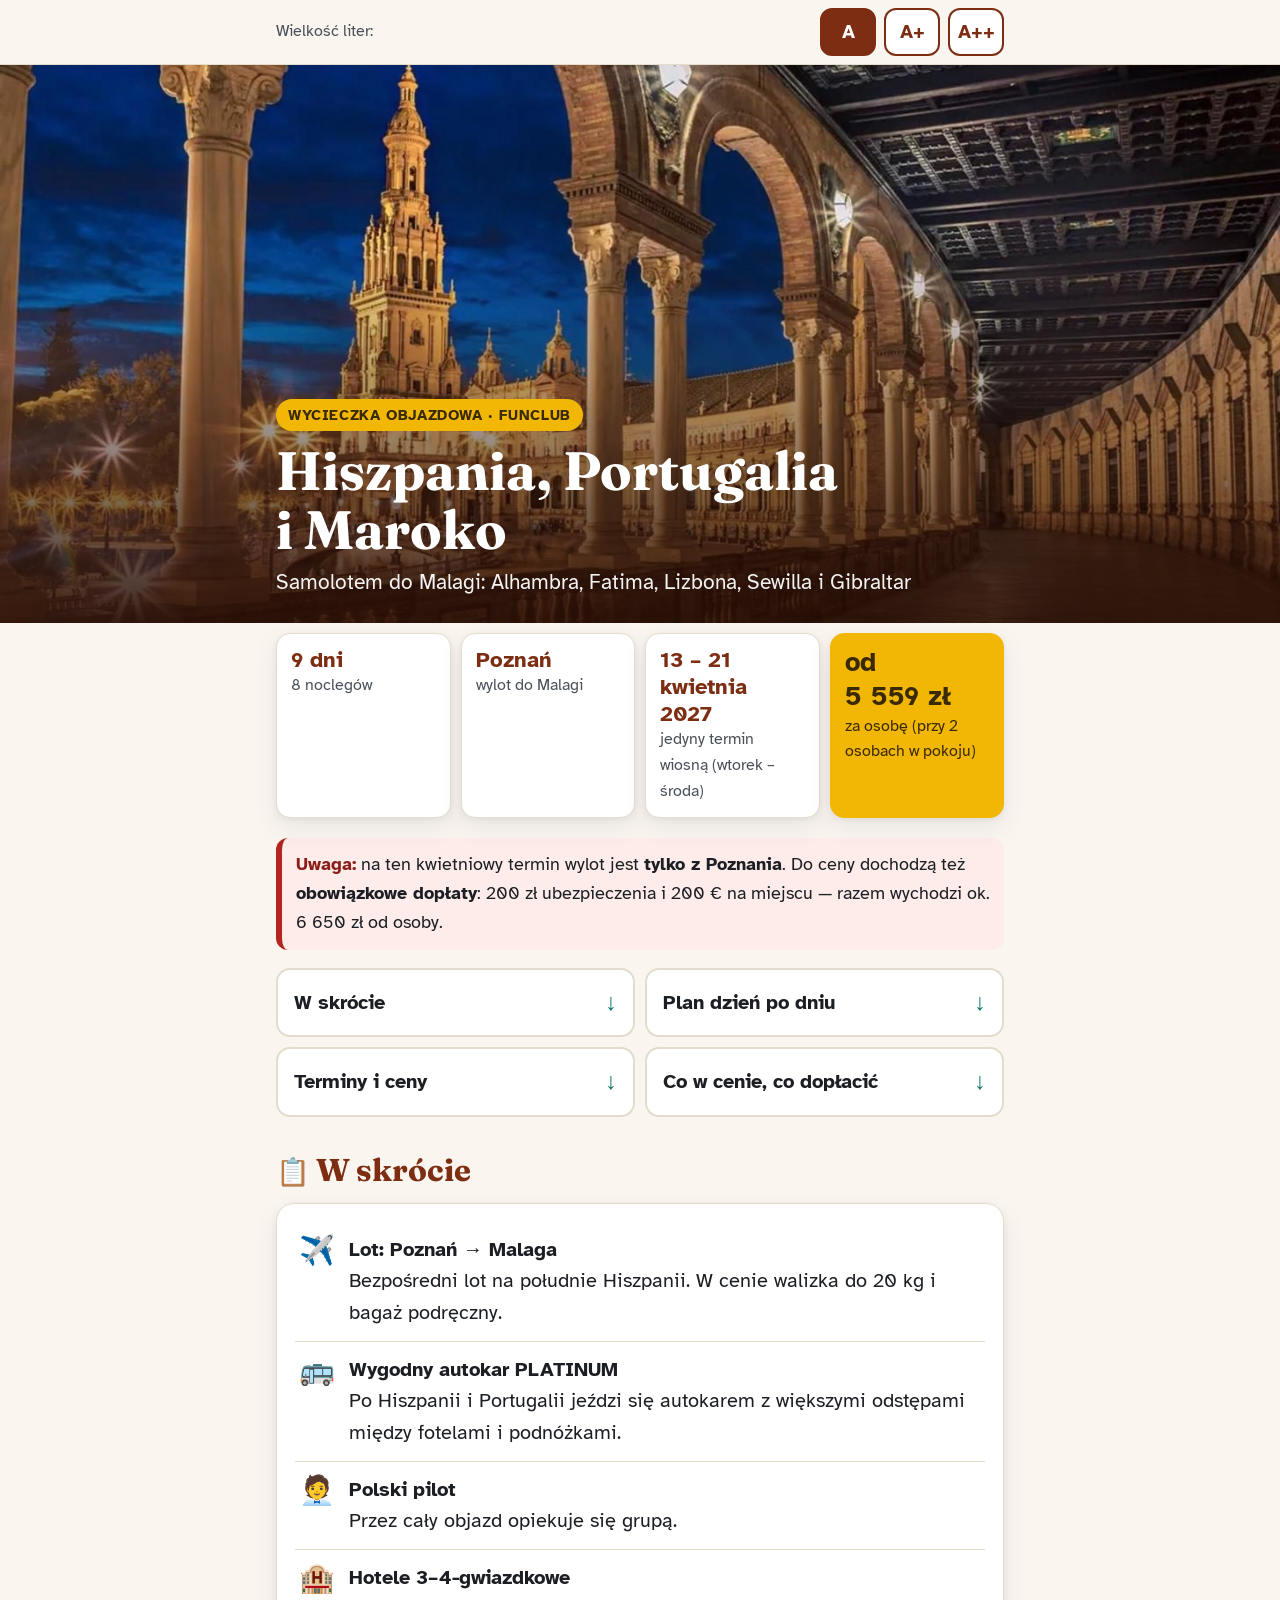
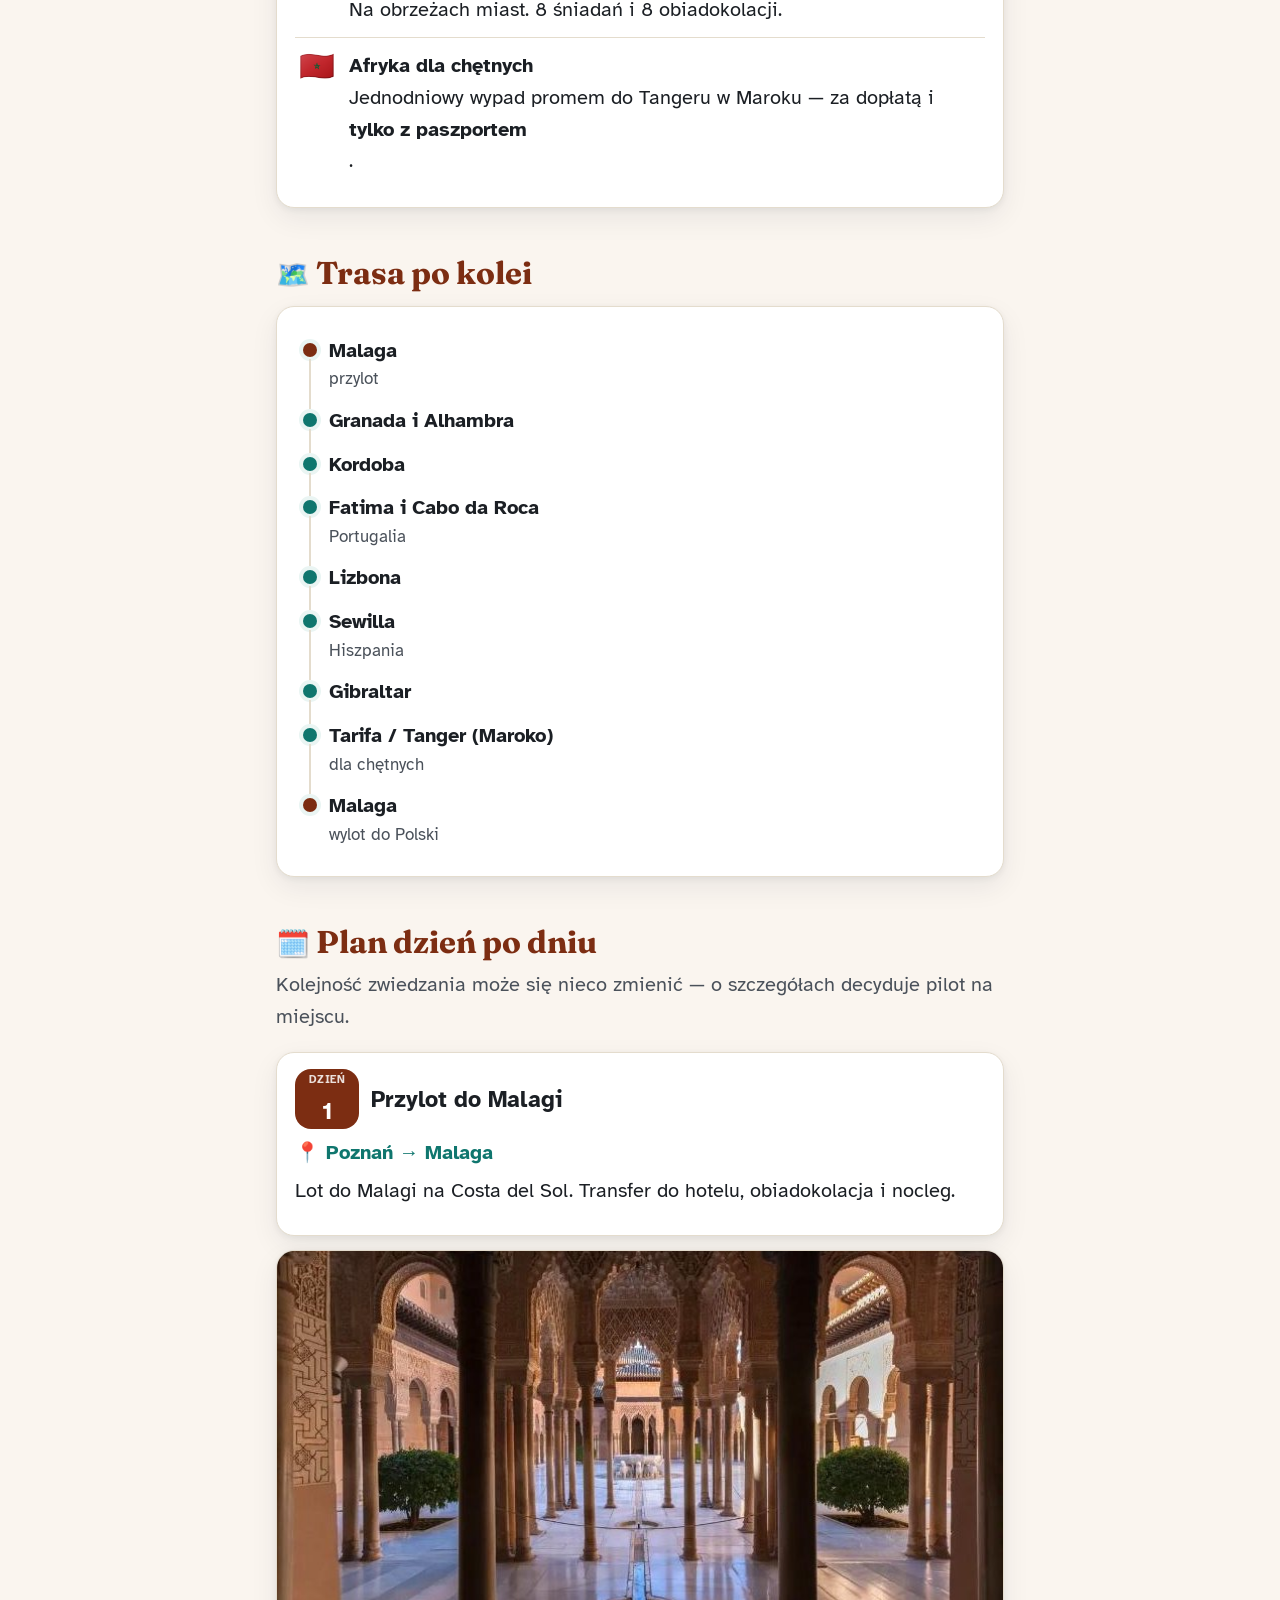
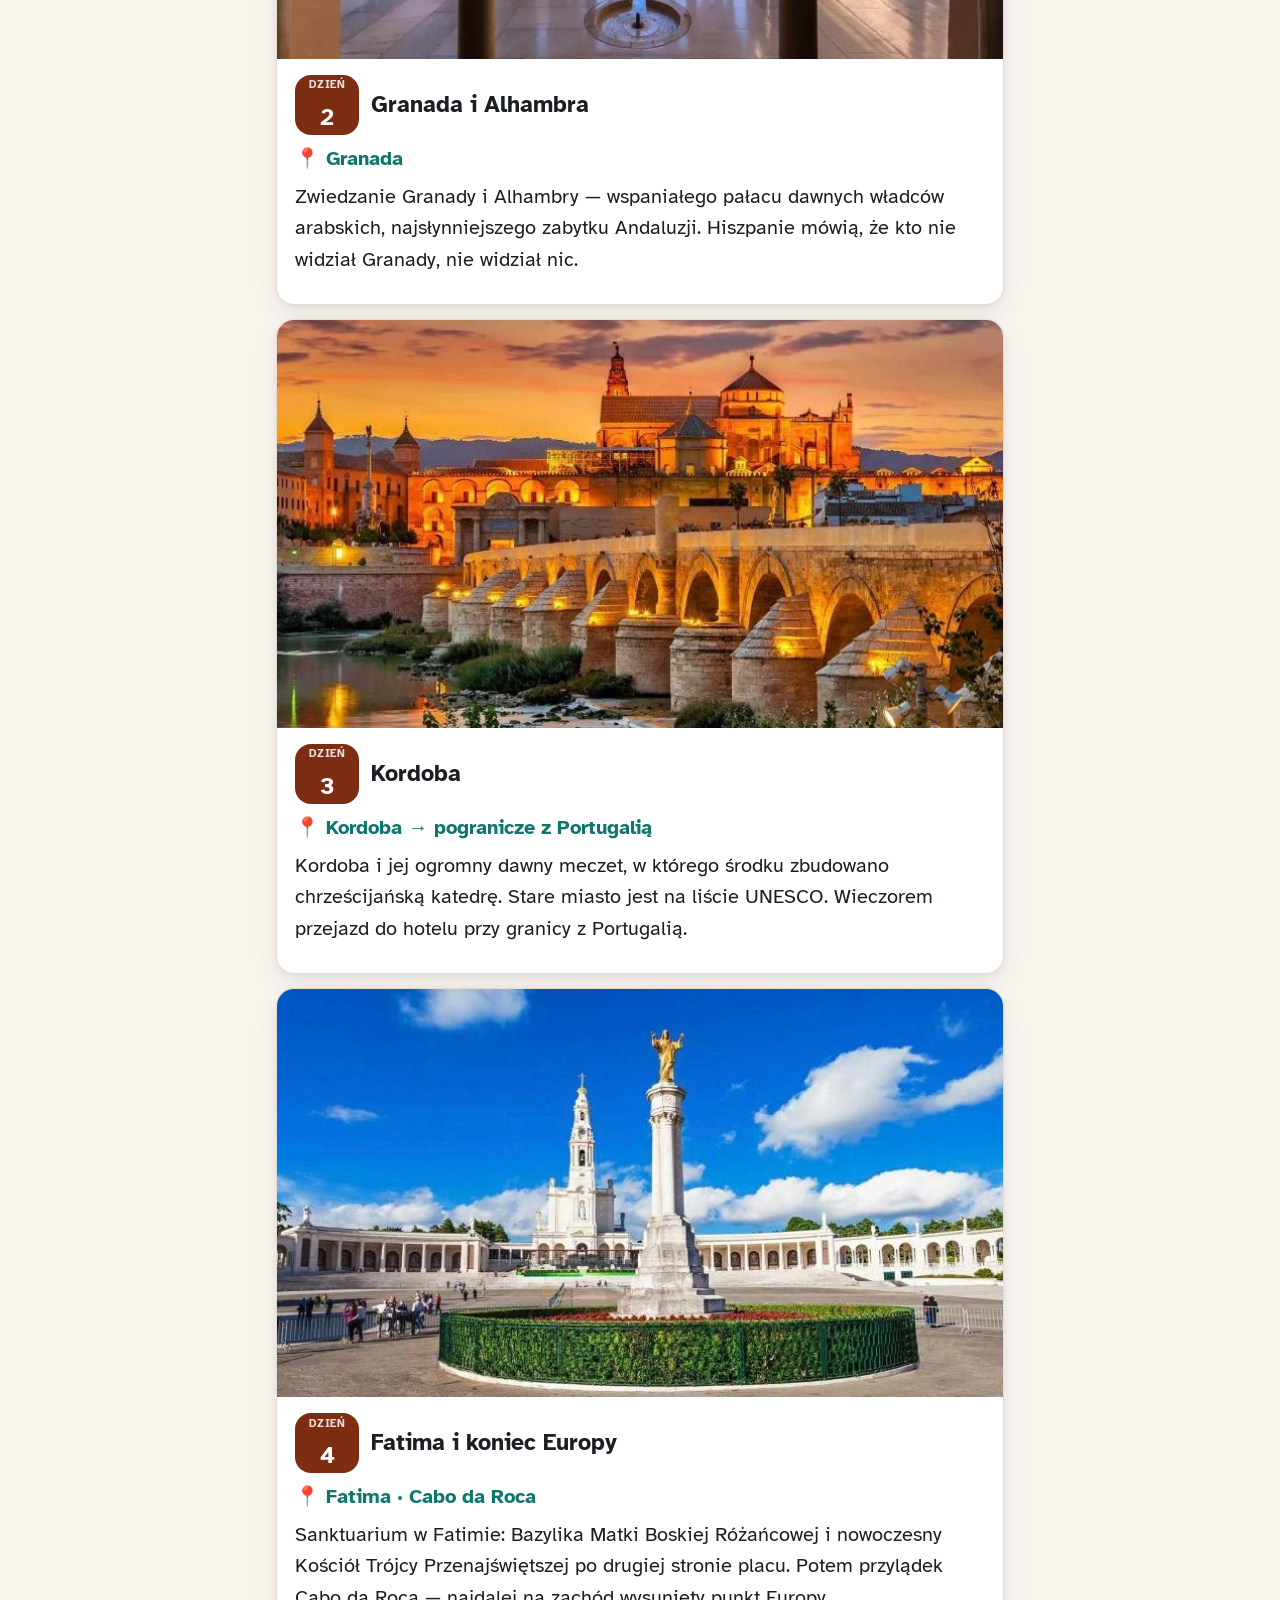
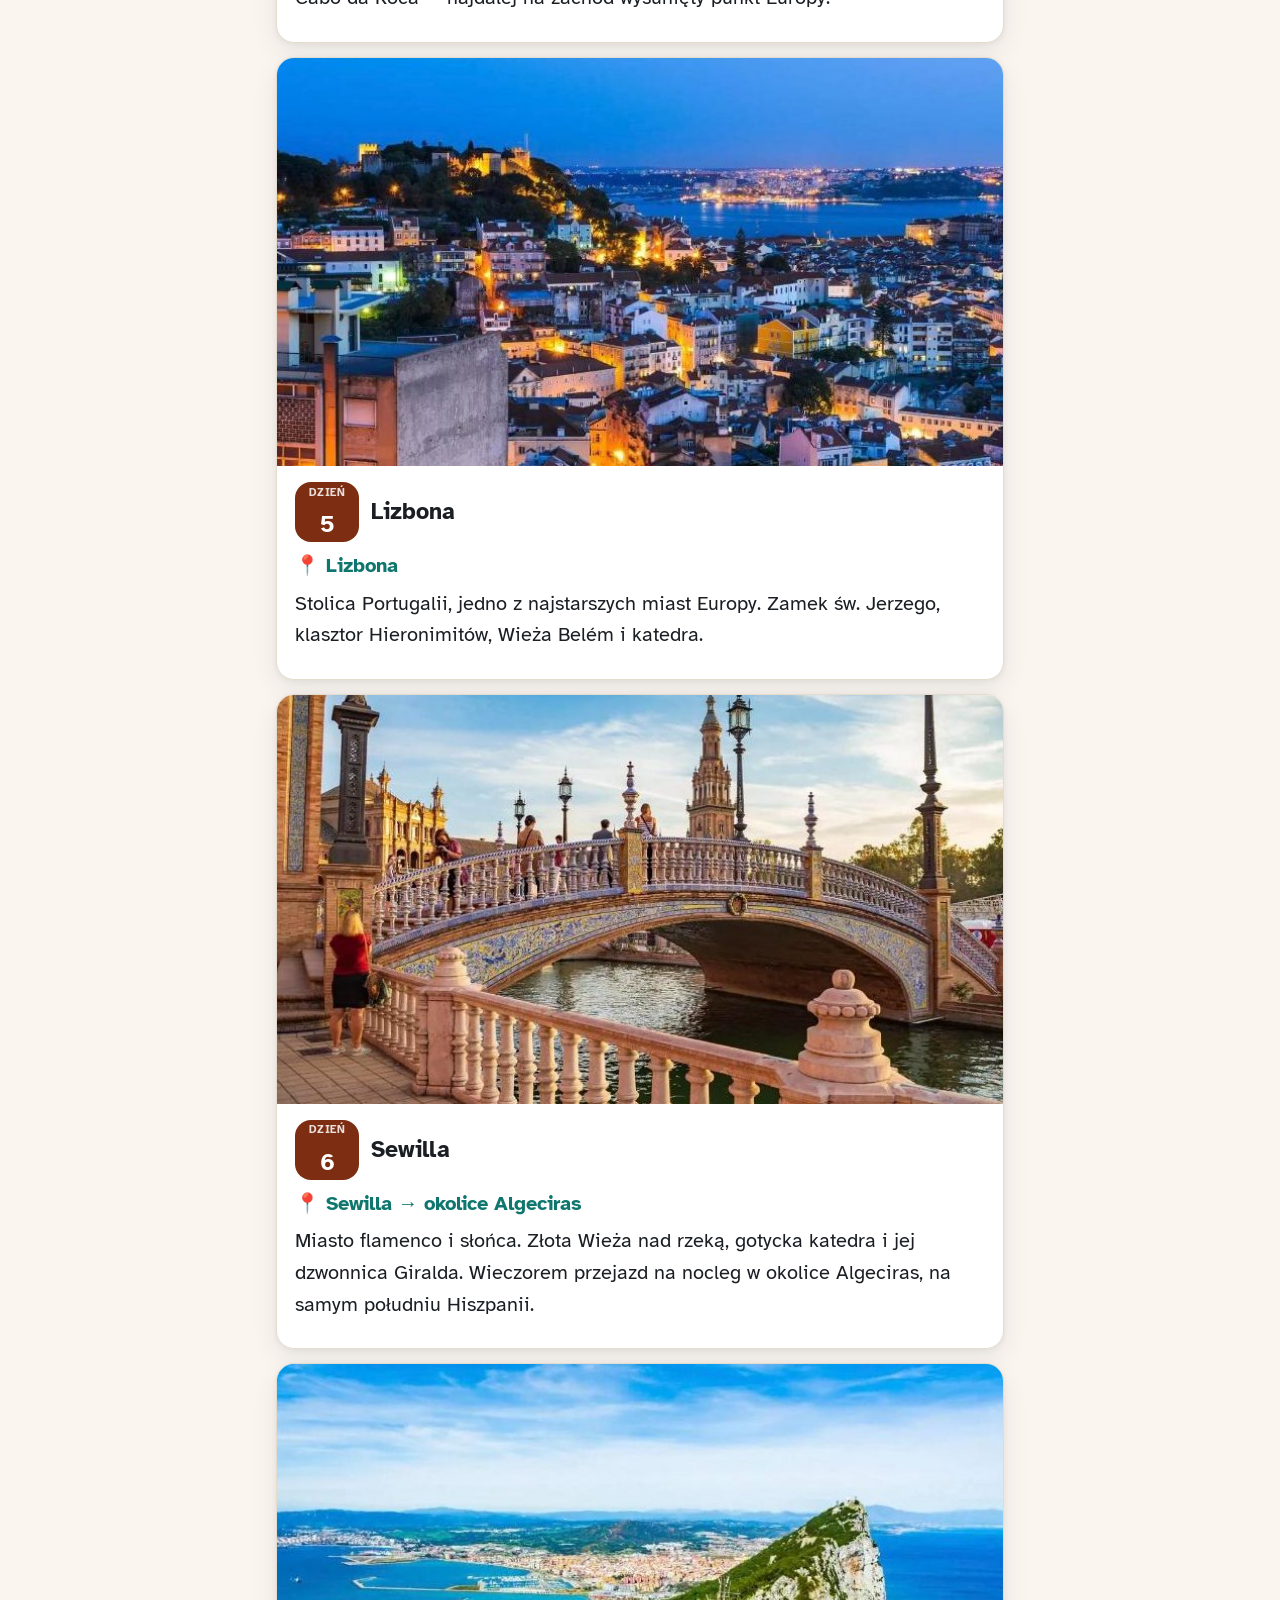
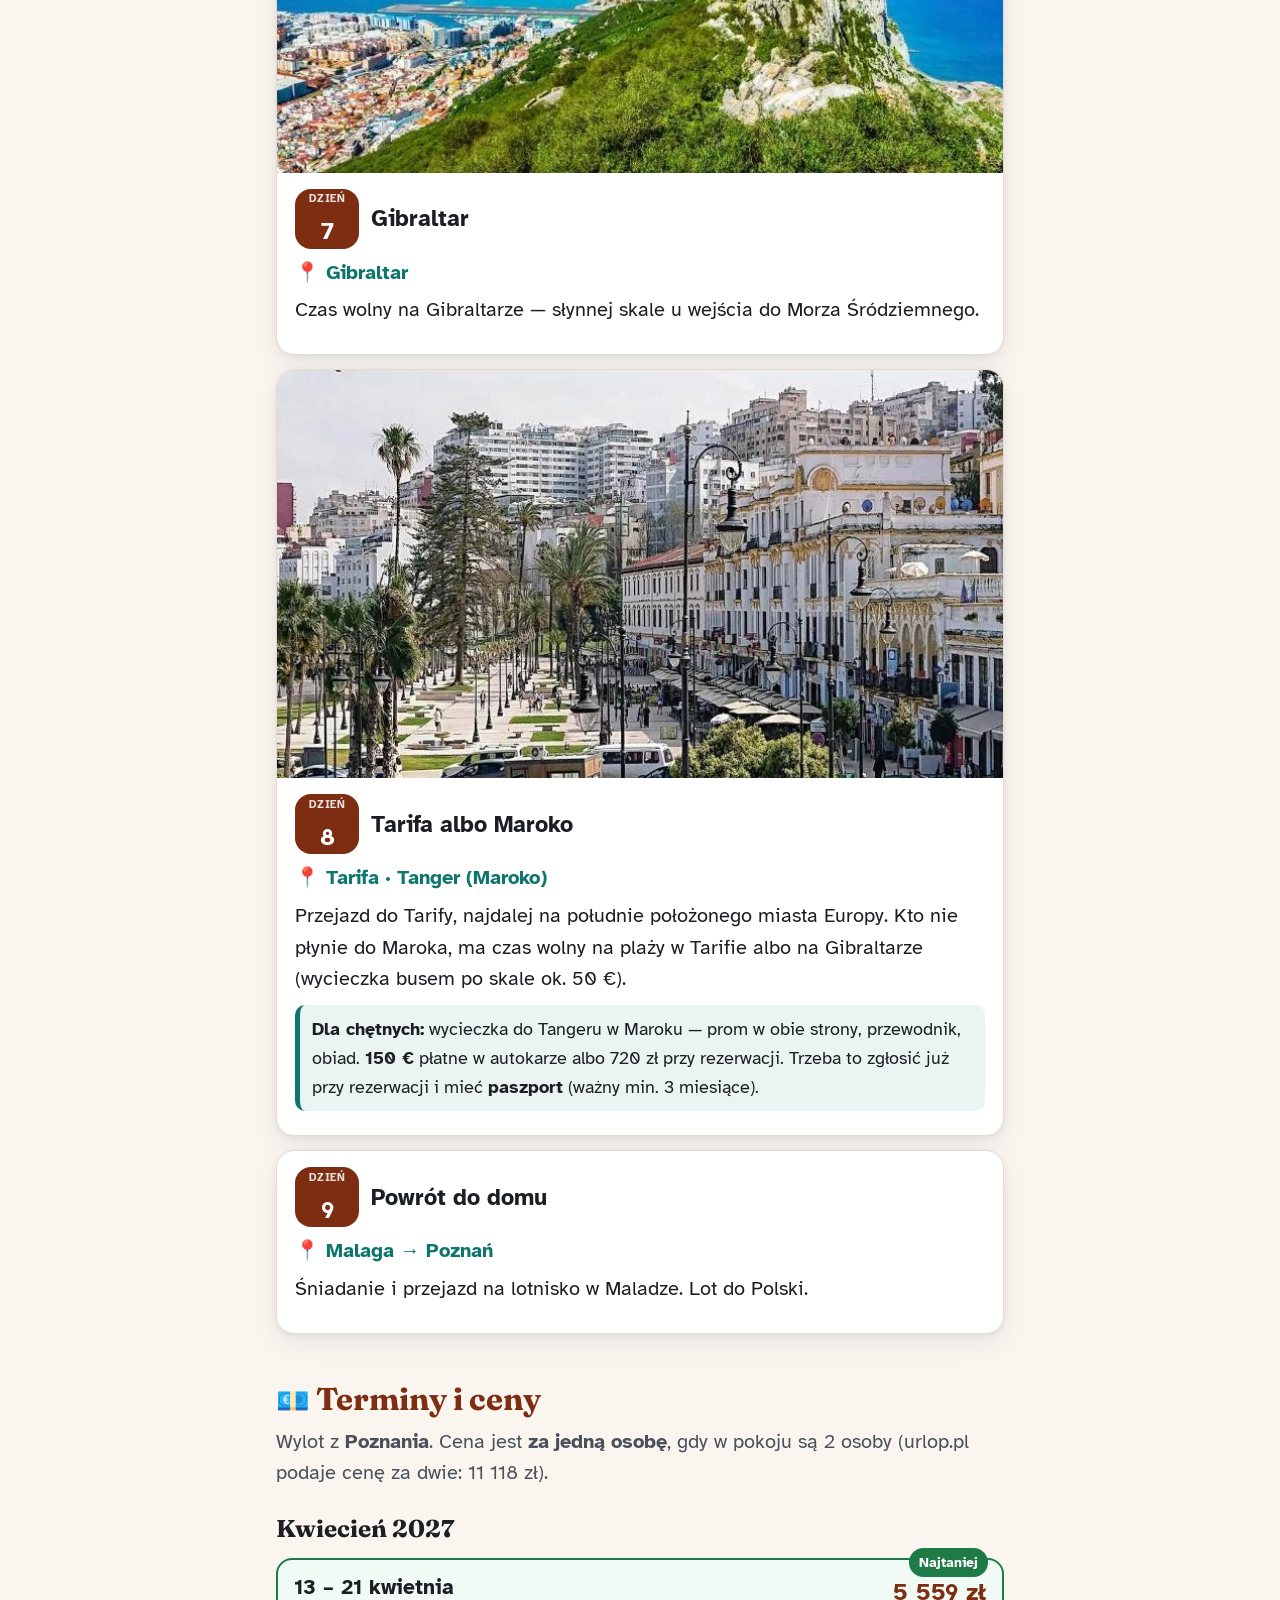
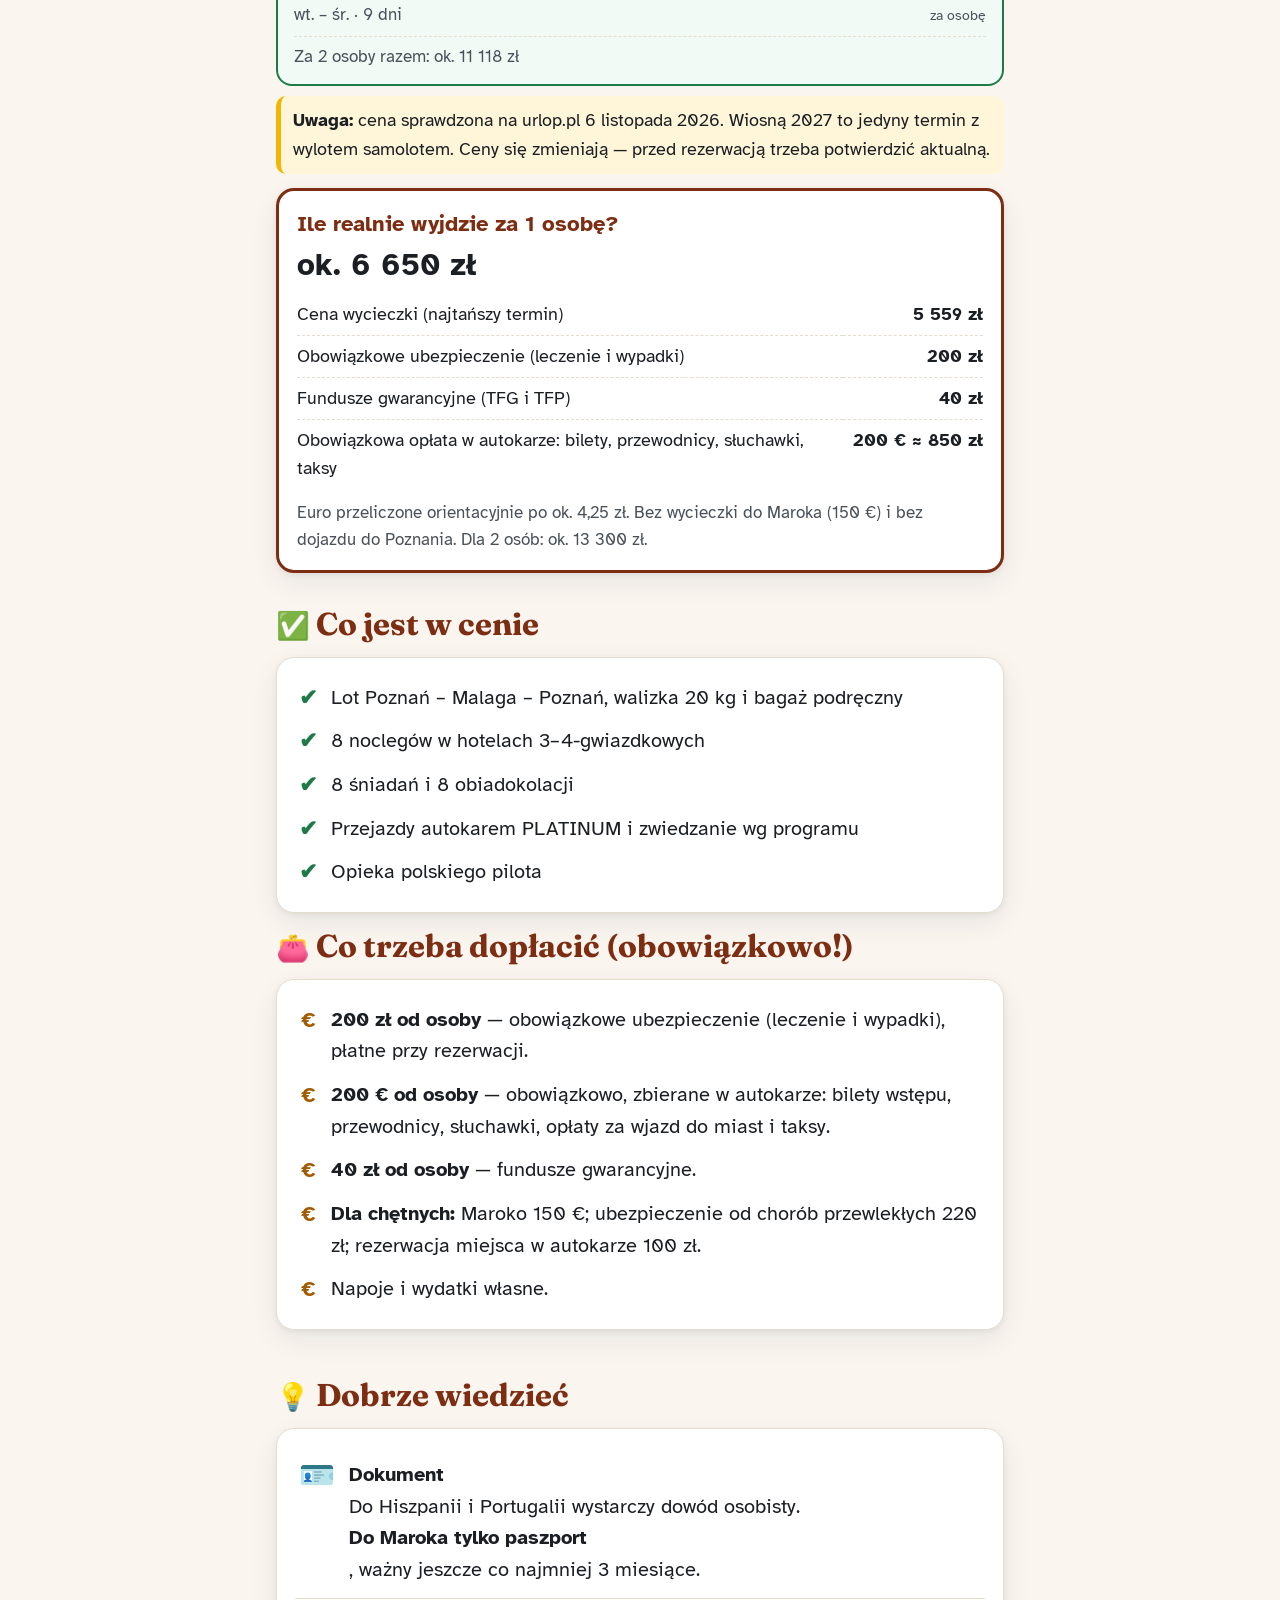
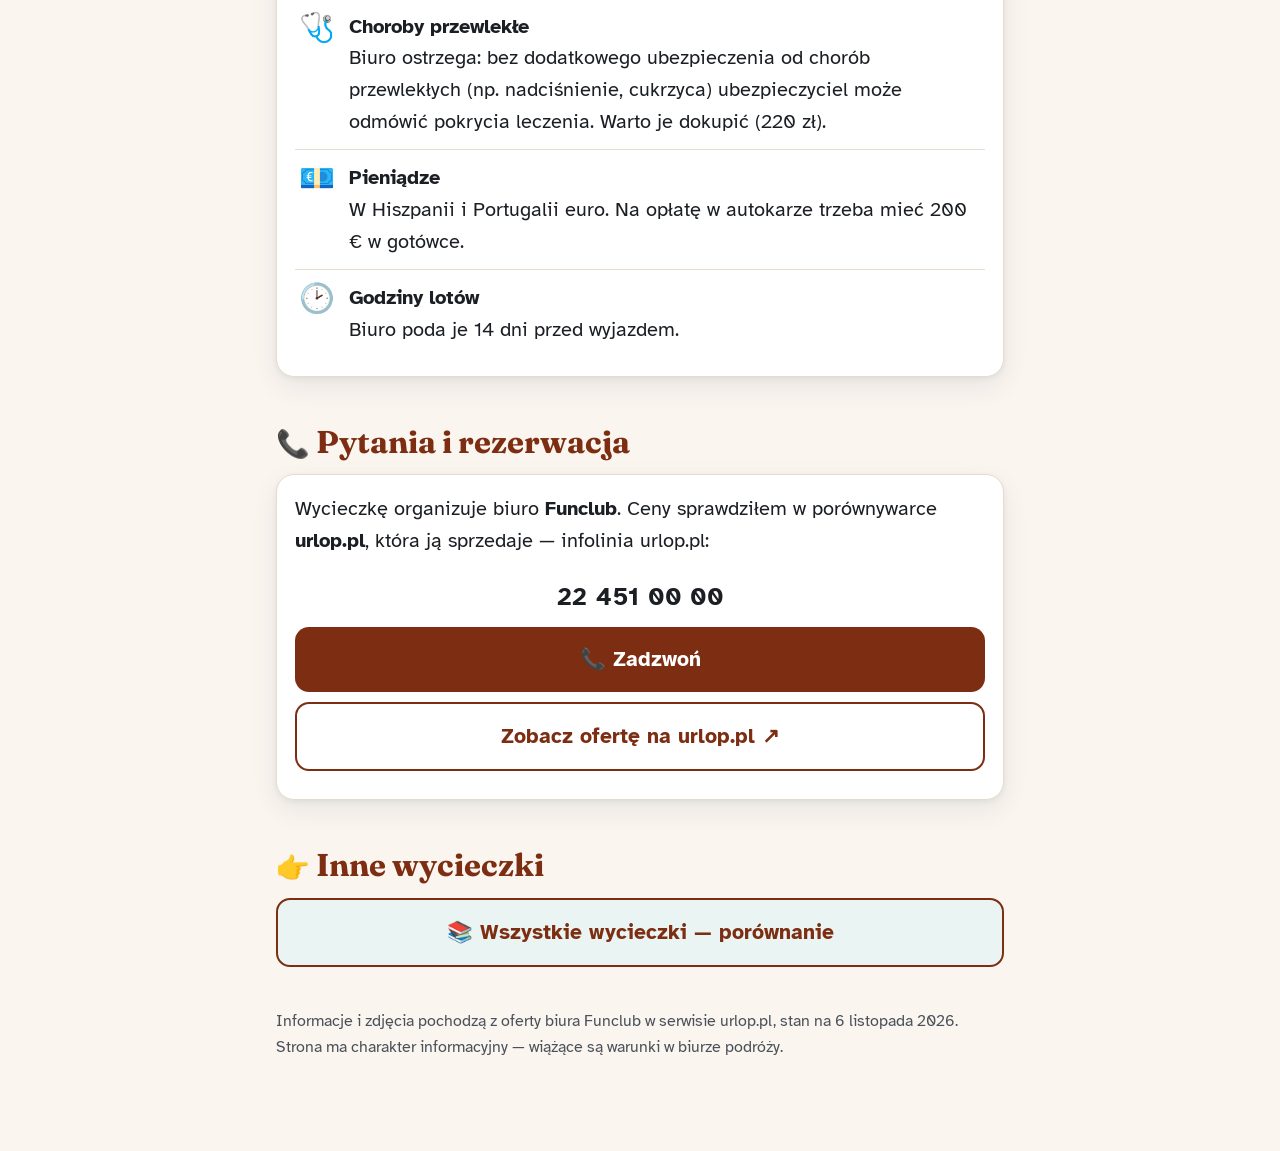
<file: funclub-hiszpania-portugalia-maroko/index.html>
<!DOCTYPE html>
<html lang="pl">
<head>
<meta charset="utf-8">
<meta name="viewport" content="width=device-width, initial-scale=1">
<title>Hiszpania, Portugalia, Maroko samolotem — Funclub, 9 dni</title>
<meta name="description" content="Wycieczka Funclub samolotem do Malagi: Granada, Kordoba, Fatima, Lizbona, Sewilla, Gibraltar i Tanger. Plan, termin i wszystkie dopłaty.">
<link rel="preconnect" href="https://fonts.googleapis.com">
<link rel="preconnect" href="https://fonts.gstatic.com" crossorigin>
<link href="https://fonts.googleapis.com/css2?family=Atkinson+Hyperlegible:wght@400;700&family=Fraunces:opsz,wght@9..144,700&display=swap" rel="stylesheet">
<link rel="stylesheet" href="style.css">
</head>
<body>

<div class="textsize" role="region" aria-label="Wielkość liter">
  <div class="wrap">
    <span>Wielkość liter:</span>
    <div class="btns">
      <button type="button" data-size="normal" aria-label="Zwykłe litery">A</button>
      <button type="button" data-size="big" aria-label="Większe litery">A+</button>
      <button type="button" data-size="huge" aria-label="Największe litery">A++</button>
    </div>
  </div>
</div>

<header class="hero">
  <img src="img/hero.jpg" alt="Sewilla — Plac Hiszpański wieczorem">
  <div class="txt">
    <div class="wrap">
      <span class="kicker">Wycieczka objazdowa · Funclub</span>
      <h1>Hiszpania, Portugalia i&nbsp;Maroko</h1>
      <p class="sub">Samolotem do Malagi: Alhambra, Fatima, Lizbona, Sewilla i Gibraltar</p>
    </div>
  </div>
</header>

<main class="wrap">

  <div class="facts">
    <div class="fact"><b>9 dni</b><small>8 noclegów</small></div>
    <div class="fact"><b>Poznań</b><small>wylot do Malagi</small></div>
    <div class="fact wide"><b>13 – 21 kwietnia 2027</b><small>jedyny termin wiosną (wtorek – środa)</small></div>
    <div class="fact price"><b>od <span data-cheapest>5&nbsp;559&nbsp;zł</span></b><small>za osobę (przy 2 osobach w pokoju)</small></div>
  </div>

  <div class="warn"><b>Uwaga:</b> na ten kwietniowy termin wylot jest <b>tylko z Poznania</b>. Do ceny dochodzą też <b>obowiązkowe dopłaty</b>: 200&nbsp;zł ubezpieczenia i 200&nbsp;€ na miejscu — razem wychodzi ok. 6&nbsp;650&nbsp;zł od osoby.</div>
  <nav class="toc" aria-label="Spis treści">
    <a href="#skrot">W skrócie</a>
    <a href="#plan">Plan dzień po dniu</a>
    <a href="#ceny">Terminy i ceny</a>
    <a href="#doplaty">Co w cenie, co dopłacić</a>
  </nav>

  <section id="skrot">
    <h2><span class="em">📋</span>W skrócie</h2>
    <div class="card">
      <ul class="info">
        <li><span class="ic">✈️</span><div><b>Lot: Poznań → Malaga</b>Bezpośredni lot na południe Hiszpanii. W cenie walizka do 20 kg i bagaż podręczny.</div></li>
        <li><span class="ic">🚌</span><div><b>Wygodny autokar PLATINUM</b>Po Hiszpanii i Portugalii jeździ się autokarem z większymi odstępami między fotelami i podnóżkami.</div></li>
        <li><span class="ic">🧑‍💼</span><div><b>Polski pilot</b>Przez cały objazd opiekuje się grupą.</div></li>
        <li><span class="ic">🏨</span><div><b>Hotele 3–4-gwiazdkowe</b>Na obrzeżach miast. 8 śniadań i 8 obiadokolacji.</div></li>
        <li><span class="ic">🇲🇦</span><div><b>Afryka dla chętnych</b>Jednodniowy wypad promem do Tangeru w Maroku — za dopłatą i <b>tylko z paszportem</b>.</div></li>
      </ul>
    </div>
  </section>

  <section id="mapa">
    <h2><span class="em">🗺️</span>Trasa po kolei</h2>
    <div class="card">
      <ul class="route">
        <li class="home">Malaga<small>przylot</small></li>
        <li>Granada i Alhambra</li>
        <li>Kordoba</li>
        <li>Fatima i Cabo da Roca<small>Portugalia</small></li>
        <li>Lizbona</li>
        <li>Sewilla<small>Hiszpania</small></li>
        <li>Gibraltar</li>
        <li>Tarifa / Tanger (Maroko)<small>dla chętnych</small></li>
        <li class="home">Malaga<small>wylot do Polski</small></li>
      </ul>
    </div>
  </section>

  <section id="plan">
    <h2><span class="em">🗓️</span>Plan dzień po dniu</h2>
    <p class="lead">Kolejność zwiedzania może się nieco zmienić — o szczegółach decyduje pilot na miejscu.</p>

    <article class="card day">
      <div class="body">
        <div class="head"><div class="num"><small>dzień</small><span>1</span></div><h3>Przylot do Malagi</h3></div>
        <p class="where">📍 Poznań → Malaga</p>
        <p>Lot do Malagi na Costa del Sol. Transfer do hotelu, obiadokolacja i nocleg.</p>
      </div>
    </article>

    <article class="card day">
      <img src="img/alhambra-lwy.jpg" alt="Alhambra — Dziedziniec Lwów z kolumnami" loading="lazy">
      <div class="body">
        <div class="head"><div class="num"><small>dzień</small><span>2</span></div><h3>Granada i Alhambra</h3></div>
        <p class="where">📍 Granada</p>
        <p>Zwiedzanie Granady i Alhambry — wspaniałego pałacu dawnych władców arabskich, najsłynniejszego zabytku Andaluzji. Hiszpanie mówią, że kto nie widział Granady, nie widział nic.</p>
      </div>
    </article>

    <article class="card day">
      <img src="img/kordoba-most.jpg" alt="Kordoba — rzymski most i Mezquita wieczorem" loading="lazy">
      <div class="body">
        <div class="head"><div class="num"><small>dzień</small><span>3</span></div><h3>Kordoba</h3></div>
        <p class="where">📍 Kordoba → pogranicze z Portugalią</p>
        <p>Kordoba i jej ogromny dawny meczet, w którego środku zbudowano chrześcijańską katedrę. Stare miasto jest na liście UNESCO. Wieczorem przejazd do hotelu przy granicy z Portugalią.</p>
      </div>
    </article>

    <article class="card day">
      <img src="img/fatima.jpg" alt="Fatima — sanktuarium z bazyliką" loading="lazy">
      <div class="body">
        <div class="head"><div class="num"><small>dzień</small><span>4</span></div><h3>Fatima i koniec Europy</h3></div>
        <p class="where">📍 Fatima · Cabo da Roca</p>
        <p>Sanktuarium w Fatimie: Bazylika Matki Boskiej Różańcowej i nowoczesny Kościół Trójcy Przenajświętszej po drugiej stronie placu. Potem przylądek Cabo da Roca — najdalej na zachód wysunięty punkt Europy.</p>
      </div>
    </article>

    <article class="card day">
      <img src="img/lizbona-noc.jpg" alt="Lizbona o zmierzchu — widok na zamek" loading="lazy">
      <div class="body">
        <div class="head"><div class="num"><small>dzień</small><span>5</span></div><h3>Lizbona</h3></div>
        <p class="where">📍 Lizbona</p>
        <p>Stolica Portugalii, jedno z najstarszych miast Europy. Zamek św. Jerzego, klasztor Hieronimitów, Wieża Belém i katedra.</p>
      </div>
    </article>

    <article class="card day">
      <img src="img/sewilla-most.jpg" alt="Sewilla — mostek na Placu Hiszpańskim" loading="lazy">
      <div class="body">
        <div class="head"><div class="num"><small>dzień</small><span>6</span></div><h3>Sewilla</h3></div>
        <p class="where">📍 Sewilla → okolice Algeciras</p>
        <p>Miasto flamenco i słońca. Złota Wieża nad rzeką, gotycka katedra i jej dzwonnica Giralda. Wieczorem przejazd na nocleg w okolice Algeciras, na samym południu Hiszpanii.</p>
      </div>
    </article>

    <article class="card day">
      <img src="img/gibraltar.jpg" alt="Skała Gibraltaru nad morzem" loading="lazy">
      <div class="body">
        <div class="head"><div class="num"><small>dzień</small><span>7</span></div><h3>Gibraltar</h3></div>
        <p class="where">📍 Gibraltar</p>
        <p>Czas wolny na Gibraltarze — słynnej skale u wejścia do Morza Śródziemnego.</p>
      </div>
    </article>

    <article class="card day">
      <img src="img/tanger.jpg" alt="Tanger — ulice miasta w Maroku" loading="lazy">
      <div class="body">
        <div class="head"><div class="num"><small>dzień</small><span>8</span></div><h3>Tarifa albo Maroko</h3></div>
        <p class="where">📍 Tarifa · Tanger (Maroko)</p>
        <p>Przejazd do Tarify, najdalej na południe położonego miasta Europy. Kto nie płynie do Maroka, ma czas wolny na plaży w Tarifie albo na Gibraltarze (wycieczka busem po skale ok. 50&nbsp;€).</p>
        <div class="extra"><b>Dla chętnych:</b> wycieczka do Tangeru w Maroku — prom w obie strony, przewodnik, obiad. <b>150&nbsp;€</b> płatne w autokarze albo 720&nbsp;zł przy rezerwacji. Trzeba to zgłosić już przy rezerwacji i mieć <b>paszport</b> (ważny min. 3 miesiące).</div>
      </div>
    </article>

    <article class="card day">
      <div class="body">
        <div class="head"><div class="num"><small>dzień</small><span>9</span></div><h3>Powrót do domu</h3></div>
        <p class="where">📍 Malaga → Poznań</p>
        <p>Śniadanie i przejazd na lotnisko w Maladze. Lot do Polski.</p>
      </div>
    </article>

  </section>

  <section id="ceny">
    <h2><span class="em">💶</span>Terminy i ceny</h2>
    <p class="lead">Wylot z <b>Poznania</b>. Cena jest <b>za jedną osobę</b>, gdy w pokoju są 2 osoby (urlop.pl podaje cenę za dwie: 11&nbsp;118&nbsp;zł).</p>

    <h3 class="month">Kwiecień 2027</h3>
    <div class="term" data-price="5559"><div><div class="dates">13 – 21 kwietnia</div><div class="days">wt. – śr. · 9 dni</div></div><div class="pp">5&nbsp;559&nbsp;zł<small>za osobę</small></div><div class="tot"></div></div>

    <div class="note"><b>Uwaga:</b> cena sprawdzona na urlop.pl 6 listopada 2026. Wiosną 2027 to jedyny termin z wylotem samolotem. Ceny się zmieniają — przed rezerwacją trzeba potwierdzić aktualną.</div>

    <div class="cost">
      <h3>Ile realnie wyjdzie za 1 osobę?</h3>
      <div class="big">ok. 6&nbsp;650&nbsp;zł</div>
      <table>
        <tr><td>Cena wycieczki (najtańszy termin)</td><td>5&nbsp;559&nbsp;zł</td></tr>
        <tr><td>Obowiązkowe ubezpieczenie (leczenie i wypadki)</td><td>200&nbsp;zł</td></tr>
        <tr><td>Fundusze gwarancyjne (TFG i TFP)</td><td>40&nbsp;zł</td></tr>
        <tr><td>Obowiązkowa opłata w autokarze: bilety, przewodnicy, słuchawki, taksy</td><td>200&nbsp;€ ≈ 850&nbsp;zł</td></tr>
      </table>
      <p>Euro przeliczone orientacyjnie po ok. 4,25&nbsp;zł. Bez wycieczki do Maroka (150&nbsp;€) i bez dojazdu do Poznania. Dla 2 osób: ok. 13&nbsp;300&nbsp;zł.</p>
    </div>
  </section>

  <section id="doplaty">
    <h2><span class="em">✅</span>Co jest w cenie</h2>
    <div class="card">
      <ul class="check">
        <li>Lot Poznań – Malaga – Poznań, walizka 20 kg i bagaż podręczny</li>
        <li>8 noclegów w hotelach 3–4-gwiazdkowych</li>
        <li>8 śniadań i 8 obiadokolacji</li>
        <li>Przejazdy autokarem PLATINUM i zwiedzanie wg programu</li>
        <li>Opieka polskiego pilota</li>
      </ul>
    </div>

    <h2><span class="em">👛</span>Co trzeba dopłacić (obowiązkowo!)</h2>
    <div class="card">
      <ul class="cross">
        <li><b>200 zł od osoby</b> — obowiązkowe ubezpieczenie (leczenie i wypadki), płatne przy rezerwacji.</li>
        <li><b>200 € od osoby</b> — obowiązkowo, zbierane w autokarze: bilety wstępu, przewodnicy, słuchawki, opłaty za wjazd do miast i taksy.</li>
        <li><b>40 zł od osoby</b> — fundusze gwarancyjne.</li>
        <li><b>Dla chętnych:</b> Maroko 150 €; ubezpieczenie od chorób przewlekłych 220 zł; rezerwacja miejsca w autokarze 100 zł.</li>
        <li>Napoje i wydatki własne.</li>
      </ul>
    </div>
  </section>

  <section id="wazne">
    <h2><span class="em">💡</span>Dobrze wiedzieć</h2>
    <div class="card">
      <ul class="info">
        <li><span class="ic">🪪</span><div><b>Dokument</b>Do Hiszpanii i Portugalii wystarczy dowód osobisty. <b>Do Maroka tylko paszport</b>, ważny jeszcze co najmniej 3 miesiące.</div></li>
        <li><span class="ic">🩺</span><div><b>Choroby przewlekłe</b>Biuro ostrzega: bez dodatkowego ubezpieczenia od chorób przewlekłych (np. nadciśnienie, cukrzyca) ubezpieczyciel może odmówić pokrycia leczenia. Warto je dokupić (220 zł).</div></li>
        <li><span class="ic">💶</span><div><b>Pieniądze</b>W Hiszpanii i Portugalii euro. Na opłatę w autokarze trzeba mieć 200 € w gotówce.</div></li>
        <li><span class="ic">🕑</span><div><b>Godziny lotów</b>Biuro poda je 14 dni przed wyjazdem.</div></li>
      </ul>
    </div>
  </section>

  <section id="kontakt" class="contact">
    <h2><span class="em">📞</span>Pytania i rezerwacja</h2>
    <div class="card">
      <p style="margin-top:0">Wycieczkę organizuje biuro <b>Funclub</b>. Ceny sprawdziłem w porównywarce <b>urlop.pl</b>, która ją sprzedaje — infolinia urlop.pl:</p>
      <p class="num">22 451 00 00</p>
      <a class="big call" href="tel:+48224510000">📞 Zadzwoń</a>
      <a class="big web" href="https://www.urlop.pl/wycieczki-objazdowe/hiszpania-portugalia-maroko-samolotem/ftr-469549-4/" target="_blank" rel="noopener">Zobacz ofertę na urlop.pl ↗</a>
    </div>
  </section>

  <section id="inne">
    <h2><span class="em">👉</span>Inne wycieczki</h2>
    <a class="hub-link" href="../index.html">📚 Wszystkie wycieczki — porównanie</a>
  </section>

  <footer>
    Informacje i zdjęcia pochodzą z oferty biura Funclub w serwisie urlop.pl, stan na 6 listopada 2026. Strona ma charakter informacyjny — wiążące są warunki w biurze podróży.
  </footer>
</main>

<button type="button" class="top" id="top" aria-label="Wróć na górę strony">↑</button>

<div class="lightbox" id="lightbox" role="dialog" aria-label="Powiększone zdjęcie">
  <span class="tip">↔ Przesuń palcem</span>
  <button type="button" class="close" data-close>✕ Zamknij</button>
  <img alt="">
</div>

<script src="app.js"></script>
</body>
</html>
</file>
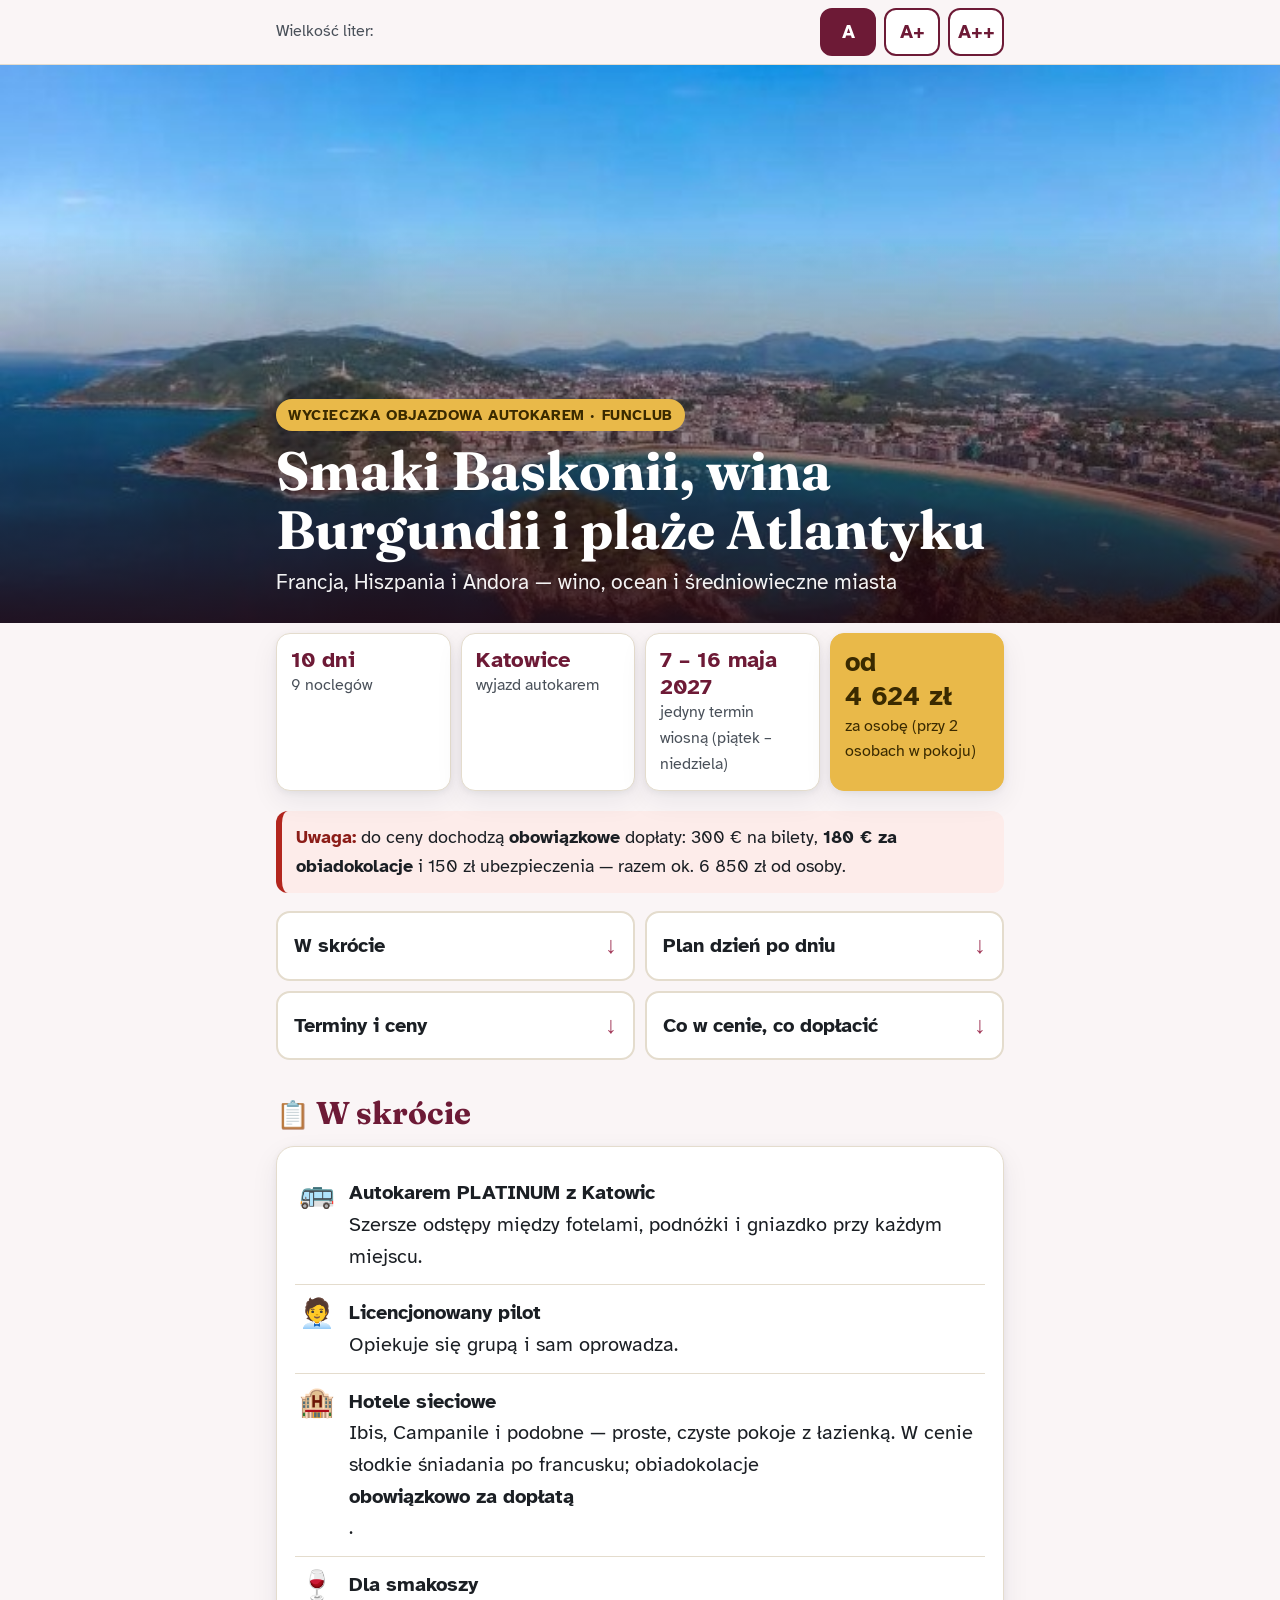
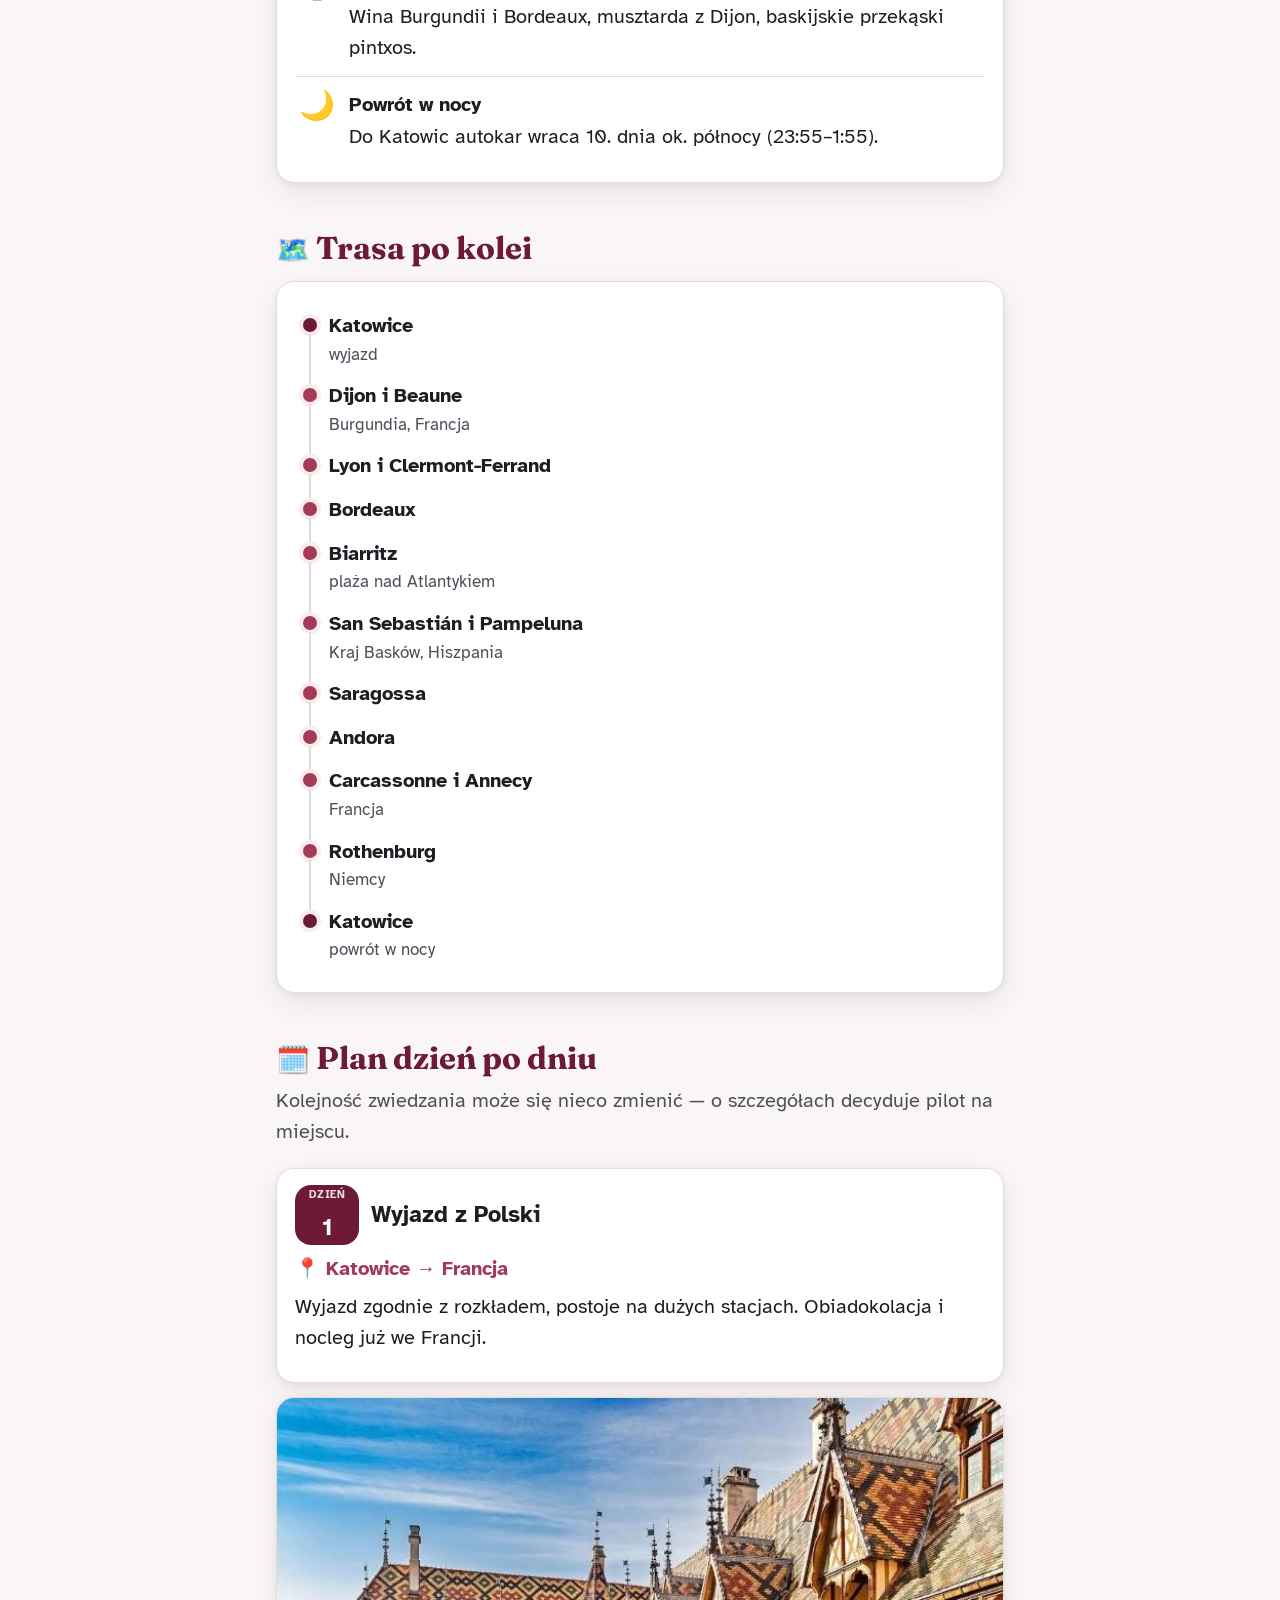
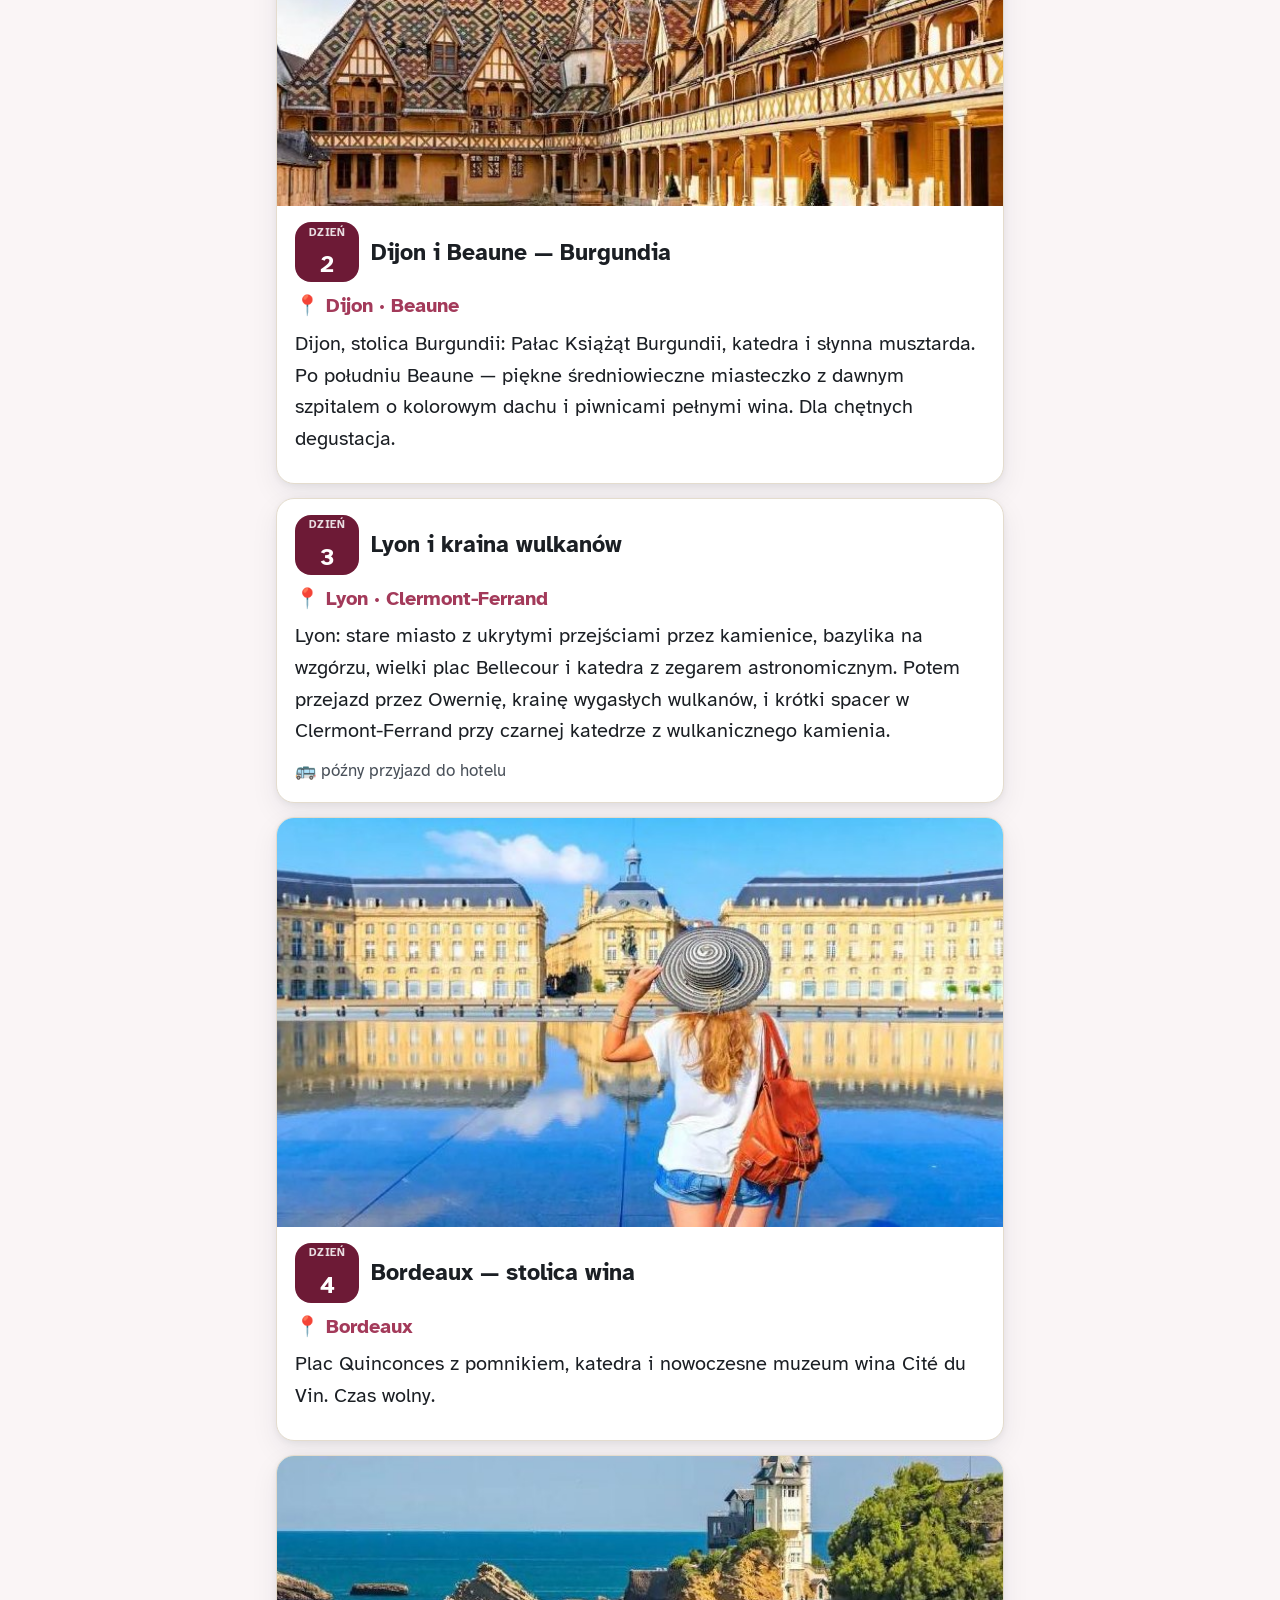
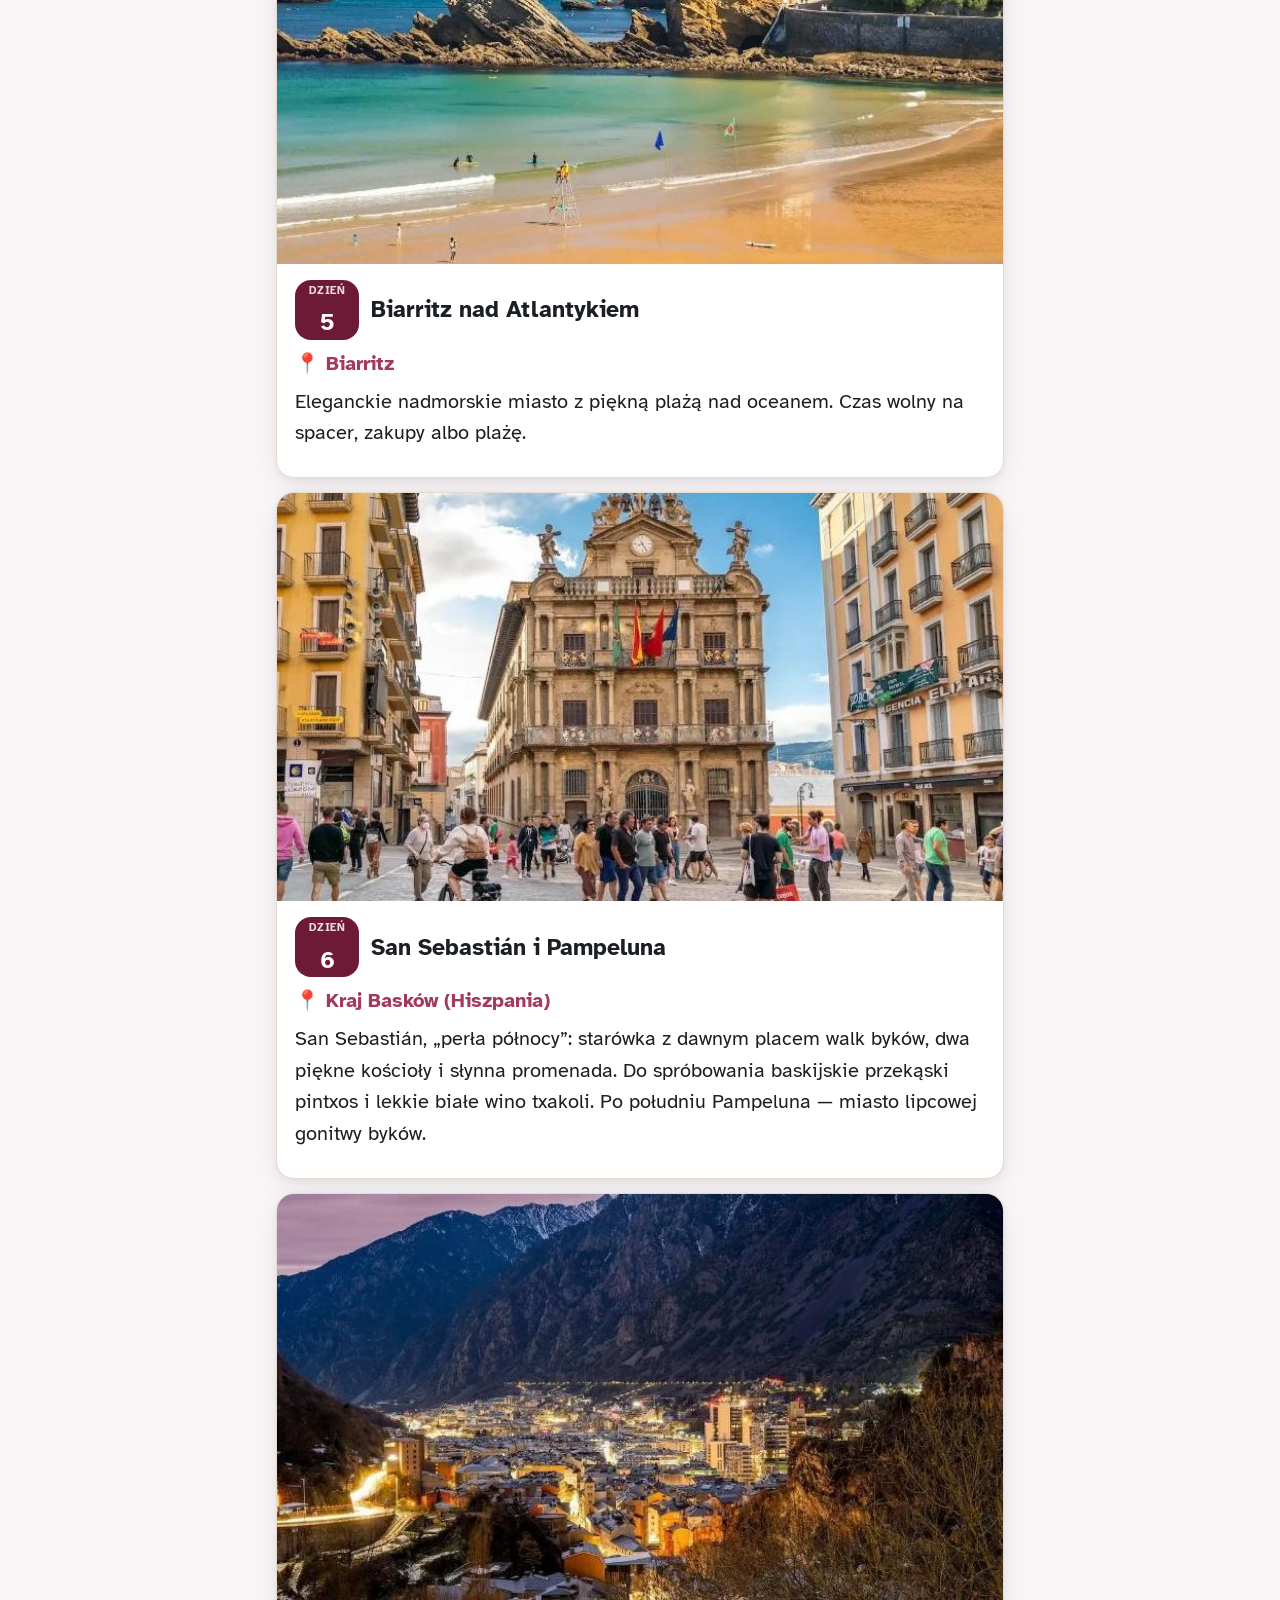
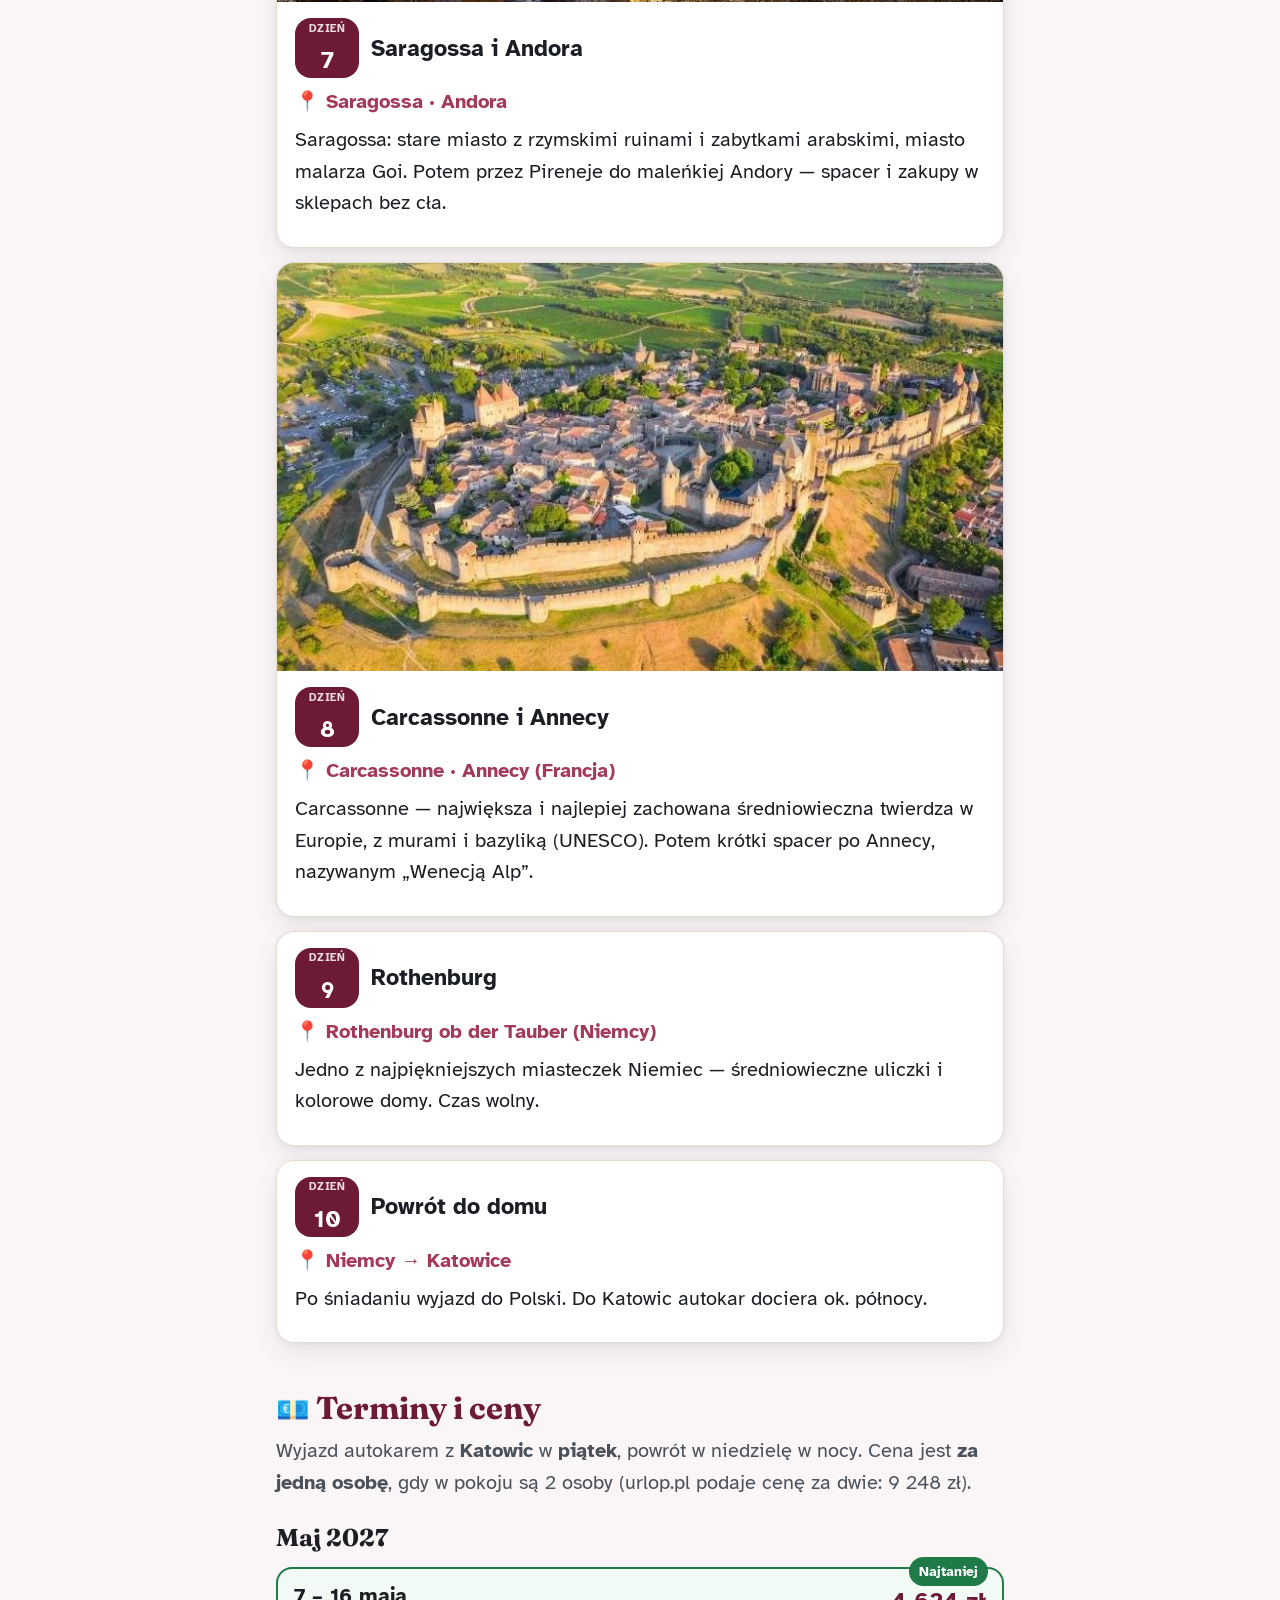
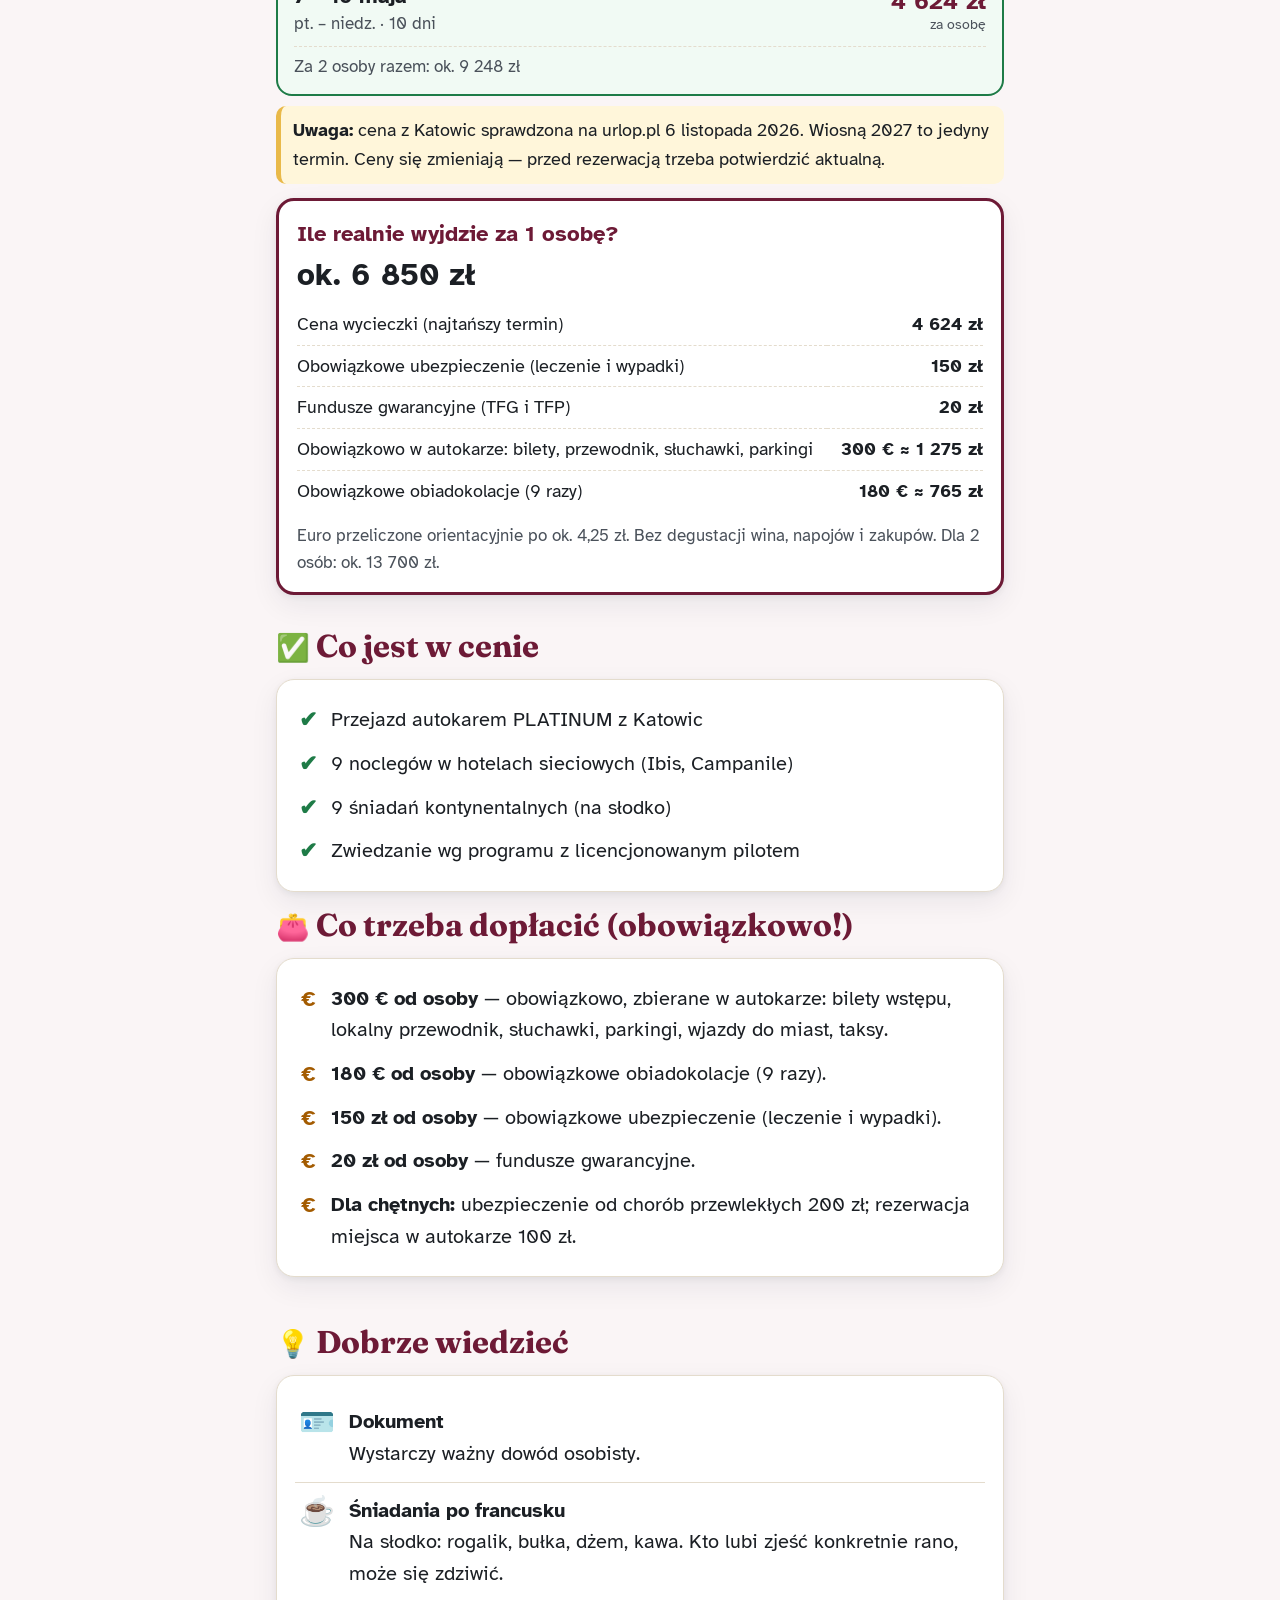
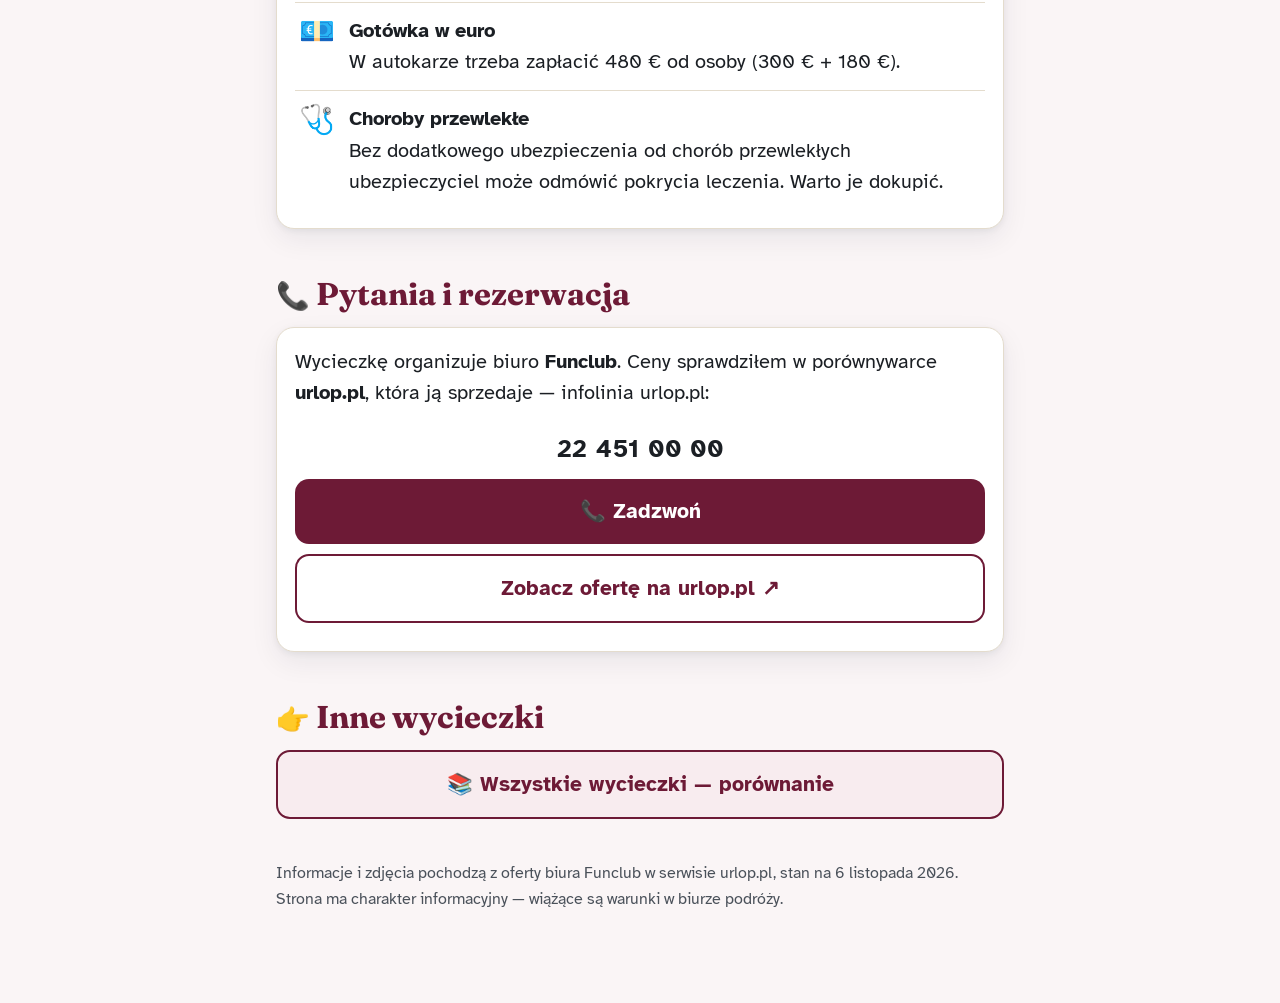
<file: funclub-smaki-baskonii/index.html>
<!DOCTYPE html>
<html lang="pl">
<head>
<meta charset="utf-8">
<meta name="viewport" content="width=device-width, initial-scale=1">
<title>Smaki Baskonii, wina Burgundii i plaże Atlantyku — Funclub, 10 dni</title>
<meta name="description" content="Wycieczka Funclub autokarem: Burgundia, Lyon, Bordeaux, Biarritz, San Sebastián, Pampeluna, Andora, Carcassonne. Plan, termin i dopłaty.">
<link rel="preconnect" href="https://fonts.googleapis.com">
<link rel="preconnect" href="https://fonts.gstatic.com" crossorigin>
<link href="https://fonts.googleapis.com/css2?family=Atkinson+Hyperlegible:wght@400;700&family=Fraunces:opsz,wght@9..144,700&display=swap" rel="stylesheet">
<link rel="stylesheet" href="style.css">
</head>
<body>

<div class="textsize" role="region" aria-label="Wielkość liter">
  <div class="wrap">
    <span>Wielkość liter:</span>
    <div class="btns">
      <button type="button" data-size="normal" aria-label="Zwykłe litery">A</button>
      <button type="button" data-size="big" aria-label="Większe litery">A+</button>
      <button type="button" data-size="huge" aria-label="Największe litery">A++</button>
    </div>
  </div>
</div>

<header class="hero">
  <img src="img/hero.jpg" alt="San Sebastián — zatoka i plaża">
  <div class="txt">
    <div class="wrap">
      <span class="kicker">Wycieczka objazdowa autokarem · Funclub</span>
      <h1>Smaki Baskonii, wina Burgundii i&nbsp;plaże Atlantyku</h1>
      <p class="sub">Francja, Hiszpania i Andora — wino, ocean i średniowieczne miasta</p>
    </div>
  </div>
</header>

<main class="wrap">

  <div class="facts">
    <div class="fact"><b>10 dni</b><small>9 noclegów</small></div>
    <div class="fact"><b>Katowice</b><small>wyjazd autokarem</small></div>
    <div class="fact wide"><b>7 – 16 maja 2027</b><small>jedyny termin wiosną (piątek – niedziela)</small></div>
    <div class="fact price"><b>od <span data-cheapest>4&nbsp;624&nbsp;zł</span></b><small>za osobę (przy 2 osobach w pokoju)</small></div>
  </div>

  <div class="warn"><b>Uwaga:</b> do ceny dochodzą <b>obowiązkowe</b> dopłaty: 300&nbsp;€ na bilety, <b>180&nbsp;€ za obiadokolacje</b> i 150&nbsp;zł ubezpieczenia — razem ok. 6&nbsp;850&nbsp;zł od osoby.</div>
  <nav class="toc" aria-label="Spis treści">
    <a href="#skrot">W skrócie</a>
    <a href="#plan">Plan dzień po dniu</a>
    <a href="#ceny">Terminy i ceny</a>
    <a href="#doplaty">Co w cenie, co dopłacić</a>
  </nav>

  <section id="skrot">
    <h2><span class="em">📋</span>W skrócie</h2>
    <div class="card">
      <ul class="info">
        <li><span class="ic">🚌</span><div><b>Autokarem PLATINUM z Katowic</b>Szersze odstępy między fotelami, podnóżki i gniazdko przy każdym miejscu.</div></li>
        <li><span class="ic">🧑‍💼</span><div><b>Licencjonowany pilot</b>Opiekuje się grupą i sam oprowadza.</div></li>
        <li><span class="ic">🏨</span><div><b>Hotele sieciowe</b>Ibis, Campanile i podobne — proste, czyste pokoje z łazienką. W cenie słodkie śniadania po francusku; obiadokolacje <b>obowiązkowo za dopłatą</b>.</div></li>
        <li><span class="ic">🍷</span><div><b>Dla smakoszy</b>Wina Burgundii i Bordeaux, musztarda z Dijon, baskijskie przekąski pintxos.</div></li>
        <li><span class="ic">🌙</span><div><b>Powrót w nocy</b>Do Katowic autokar wraca 10. dnia ok. północy (23:55–1:55).</div></li>
      </ul>
    </div>
  </section>

  <section id="mapa">
    <h2><span class="em">🗺️</span>Trasa po kolei</h2>
    <div class="card">
      <ul class="route">
        <li class="home">Katowice<small>wyjazd</small></li>
        <li>Dijon i Beaune<small>Burgundia, Francja</small></li>
        <li>Lyon i Clermont-Ferrand</li>
        <li>Bordeaux</li>
        <li>Biarritz<small>plaża nad Atlantykiem</small></li>
        <li>San Sebastián i Pampeluna<small>Kraj Basków, Hiszpania</small></li>
        <li>Saragossa</li>
        <li>Andora</li>
        <li>Carcassonne i Annecy<small>Francja</small></li>
        <li>Rothenburg<small>Niemcy</small></li>
        <li class="home">Katowice<small>powrót w nocy</small></li>
      </ul>
    </div>
  </section>

  <section id="plan">
    <h2><span class="em">🗓️</span>Plan dzień po dniu</h2>
    <p class="lead">Kolejność zwiedzania może się nieco zmienić — o szczegółach decyduje pilot na miejscu.</p>

    <article class="card day">
      <div class="body">
        <div class="head"><div class="num"><small>dzień</small><span>1</span></div><h3>Wyjazd z Polski</h3></div>
        <p class="where">📍 Katowice → Francja</p>
        <p>Wyjazd zgodnie z rozkładem, postoje na dużych stacjach. Obiadokolacja i nocleg już we Francji.</p>
      </div>
    </article>

    <article class="card day">
      <img src="img/beaune.jpg" alt="Beaune — dawny szpital z kolorowym dachem" loading="lazy">
      <div class="body">
        <div class="head"><div class="num"><small>dzień</small><span>2</span></div><h3>Dijon i Beaune — Burgundia</h3></div>
        <p class="where">📍 Dijon · Beaune</p>
        <p>Dijon, stolica Burgundii: Pałac Książąt Burgundii, katedra i słynna musztarda. Po południu Beaune — piękne średniowieczne miasteczko z dawnym szpitalem o kolorowym dachu i piwnicami pełnymi wina. Dla chętnych degustacja.</p>
      </div>
    </article>

    <article class="card day">
      <div class="body">
        <div class="head"><div class="num"><small>dzień</small><span>3</span></div><h3>Lyon i kraina wulkanów</h3></div>
        <p class="where">📍 Lyon · Clermont-Ferrand</p>
        <p>Lyon: stare miasto z ukrytymi przejściami przez kamienice, bazylika na wzgórzu, wielki plac Bellecour i katedra z zegarem astronomicznym. Potem przejazd przez Owernię, krainę wygasłych wulkanów, i krótki spacer w Clermont-Ferrand przy czarnej katedrze z wulkanicznego kamienia.</p>
        <p class="km">🚌 późny przyjazd do hotelu</p>
      </div>
    </article>

    <article class="card day">
      <img src="img/bordeaux.jpg" alt="Bordeaux — plac z lustrem wody" loading="lazy">
      <div class="body">
        <div class="head"><div class="num"><small>dzień</small><span>4</span></div><h3>Bordeaux — stolica wina</h3></div>
        <p class="where">📍 Bordeaux</p>
        <p>Plac Quinconces z pomnikiem, katedra i nowoczesne muzeum wina Cité du Vin. Czas wolny.</p>
      </div>
    </article>

    <article class="card day">
      <img src="img/biarritz.jpg" alt="Biarritz — plaża i skały nad oceanem" loading="lazy">
      <div class="body">
        <div class="head"><div class="num"><small>dzień</small><span>5</span></div><h3>Biarritz nad Atlantykiem</h3></div>
        <p class="where">📍 Biarritz</p>
        <p>Eleganckie nadmorskie miasto z piękną plażą nad oceanem. Czas wolny na spacer, zakupy albo plażę.</p>
      </div>
    </article>

    <article class="card day">
      <img src="img/pampeluna.jpg" alt="Pampeluna — ratusz na starówce" loading="lazy">
      <div class="body">
        <div class="head"><div class="num"><small>dzień</small><span>6</span></div><h3>San Sebastián i Pampeluna</h3></div>
        <p class="where">📍 Kraj Basków (Hiszpania)</p>
        <p>San Sebastián, „perła północy”: starówka z dawnym placem walk byków, dwa piękne kościoły i słynna promenada. Do spróbowania baskijskie przekąski pintxos i lekkie białe wino txakoli. Po południu Pampeluna — miasto lipcowej gonitwy byków.</p>
      </div>
    </article>

    <article class="card day">
      <img src="img/andora.jpg" alt="Andora — miasteczko w dolinie Pirenejów" loading="lazy">
      <div class="body">
        <div class="head"><div class="num"><small>dzień</small><span>7</span></div><h3>Saragossa i Andora</h3></div>
        <p class="where">📍 Saragossa · Andora</p>
        <p>Saragossa: stare miasto z rzymskimi ruinami i zabytkami arabskimi, miasto malarza Goi. Potem przez Pireneje do maleńkiej Andory — spacer i zakupy w sklepach bez cła.</p>
      </div>
    </article>

    <article class="card day">
      <img src="img/carcassonne.jpg" alt="Carcassonne — średniowieczna twierdza" loading="lazy">
      <div class="body">
        <div class="head"><div class="num"><small>dzień</small><span>8</span></div><h3>Carcassonne i Annecy</h3></div>
        <p class="where">📍 Carcassonne · Annecy (Francja)</p>
        <p>Carcassonne — największa i najlepiej zachowana średniowieczna twierdza w Europie, z murami i bazyliką (UNESCO). Potem krótki spacer po Annecy, nazywanym „Wenecją Alp”.</p>
      </div>
    </article>

    <article class="card day">
      <div class="body">
        <div class="head"><div class="num"><small>dzień</small><span>9</span></div><h3>Rothenburg</h3></div>
        <p class="where">📍 Rothenburg ob der Tauber (Niemcy)</p>
        <p>Jedno z najpiękniejszych miasteczek Niemiec — średniowieczne uliczki i kolorowe domy. Czas wolny.</p>
      </div>
    </article>

    <article class="card day">
      <div class="body">
        <div class="head"><div class="num"><small>dzień</small><span>10</span></div><h3>Powrót do domu</h3></div>
        <p class="where">📍 Niemcy → Katowice</p>
        <p>Po śniadaniu wyjazd do Polski. Do Katowic autokar dociera ok. północy.</p>
      </div>
    </article>

  </section>

  <section id="ceny">
    <h2><span class="em">💶</span>Terminy i ceny</h2>
    <p class="lead">Wyjazd autokarem z <b>Katowic</b> w <b>piątek</b>, powrót w niedzielę w nocy. Cena jest <b>za jedną osobę</b>, gdy w pokoju są 2 osoby (urlop.pl podaje cenę za dwie: 9&nbsp;248&nbsp;zł).</p>

    <h3 class="month">Maj 2027</h3>
    <div class="term" data-price="4624"><div><div class="dates">7 – 16 maja</div><div class="days">pt. – niedz. · 10 dni</div></div><div class="pp">4&nbsp;624&nbsp;zł<small>za osobę</small></div><div class="tot"></div></div>

    <div class="note"><b>Uwaga:</b> cena z Katowic sprawdzona na urlop.pl 6 listopada 2026. Wiosną 2027 to jedyny termin. Ceny się zmieniają — przed rezerwacją trzeba potwierdzić aktualną.</div>

    <div class="cost">
      <h3>Ile realnie wyjdzie za 1 osobę?</h3>
      <div class="big">ok. 6&nbsp;850&nbsp;zł</div>
      <table>
        <tr><td>Cena wycieczki (najtańszy termin)</td><td>4&nbsp;624&nbsp;zł</td></tr>
        <tr><td>Obowiązkowe ubezpieczenie (leczenie i wypadki)</td><td>150&nbsp;zł</td></tr>
        <tr><td>Fundusze gwarancyjne (TFG i TFP)</td><td>20&nbsp;zł</td></tr>
        <tr><td>Obowiązkowo w autokarze: bilety, przewodnik, słuchawki, parkingi</td><td>300&nbsp;€ ≈ 1&nbsp;275&nbsp;zł</td></tr>
        <tr><td>Obowiązkowe obiadokolacje (9 razy)</td><td>180&nbsp;€ ≈ 765&nbsp;zł</td></tr>
      </table>
      <p>Euro przeliczone orientacyjnie po ok. 4,25&nbsp;zł. Bez degustacji wina, napojów i zakupów. Dla 2 osób: ok. 13&nbsp;700&nbsp;zł.</p>
    </div>
  </section>

  <section id="doplaty">
    <h2><span class="em">✅</span>Co jest w cenie</h2>
    <div class="card">
      <ul class="check">
        <li>Przejazd autokarem PLATINUM z Katowic</li>
        <li>9 noclegów w hotelach sieciowych (Ibis, Campanile)</li>
        <li>9 śniadań kontynentalnych (na słodko)</li>
        <li>Zwiedzanie wg programu z licencjonowanym pilotem</li>
      </ul>
    </div>

    <h2><span class="em">👛</span>Co trzeba dopłacić (obowiązkowo!)</h2>
    <div class="card">
      <ul class="cross">
        <li><b>300 € od osoby</b> — obowiązkowo, zbierane w autokarze: bilety wstępu, lokalny przewodnik, słuchawki, parkingi, wjazdy do miast, taksy.</li>
        <li><b>180 € od osoby</b> — obowiązkowe obiadokolacje (9 razy).</li>
        <li><b>150 zł od osoby</b> — obowiązkowe ubezpieczenie (leczenie i wypadki).</li>
        <li><b>20 zł od osoby</b> — fundusze gwarancyjne.</li>
        <li><b>Dla chętnych:</b> ubezpieczenie od chorób przewlekłych 200 zł; rezerwacja miejsca w autokarze 100 zł.</li>
      </ul>
    </div>
  </section>

  <section id="wazne">
    <h2><span class="em">💡</span>Dobrze wiedzieć</h2>
    <div class="card">
      <ul class="info">
        <li><span class="ic">🪪</span><div><b>Dokument</b>Wystarczy ważny dowód osobisty.</div></li>
        <li><span class="ic">☕</span><div><b>Śniadania po francusku</b>Na słodko: rogalik, bułka, dżem, kawa. Kto lubi zjeść konkretnie rano, może się zdziwić.</div></li>
        <li><span class="ic">💶</span><div><b>Gotówka w euro</b>W autokarze trzeba zapłacić 480 € od osoby (300 € + 180 €).</div></li>
        <li><span class="ic">🩺</span><div><b>Choroby przewlekłe</b>Bez dodatkowego ubezpieczenia od chorób przewlekłych ubezpieczyciel może odmówić pokrycia leczenia. Warto je dokupić.</div></li>
      </ul>
    </div>
  </section>

  <section id="kontakt" class="contact">
    <h2><span class="em">📞</span>Pytania i rezerwacja</h2>
    <div class="card">
      <p style="margin-top:0">Wycieczkę organizuje biuro <b>Funclub</b>. Ceny sprawdziłem w porównywarce <b>urlop.pl</b>, która ją sprzedaje — infolinia urlop.pl:</p>
      <p class="num">22 451 00 00</p>
      <a class="big call" href="tel:+48224510000">📞 Zadzwoń</a>
      <a class="big web" href="https://www.urlop.pl/wycieczki-objazdowe/bnp-platinum-smaki-baskonii-wina-burgundii-i-plaze-atlantyku/ftr-357195-4/" target="_blank" rel="noopener">Zobacz ofertę na urlop.pl ↗</a>
    </div>
  </section>

  <section id="inne">
    <h2><span class="em">👉</span>Inne wycieczki</h2>
    <a class="hub-link" href="../index.html">📚 Wszystkie wycieczki — porównanie</a>
  </section>

  <footer>
    Informacje i zdjęcia pochodzą z oferty biura Funclub w serwisie urlop.pl, stan na 6 listopada 2026. Strona ma charakter informacyjny — wiążące są warunki w biurze podróży.
  </footer>
</main>

<button type="button" class="top" id="top" aria-label="Wróć na górę strony">↑</button>

<div class="lightbox" id="lightbox" role="dialog" aria-label="Powiększone zdjęcie">
  <span class="tip">↔ Przesuń palcem</span>
  <button type="button" class="close" data-close>✕ Zamknij</button>
  <img alt="">
</div>

<script src="app.js"></script>
</body>
</html>
</file>
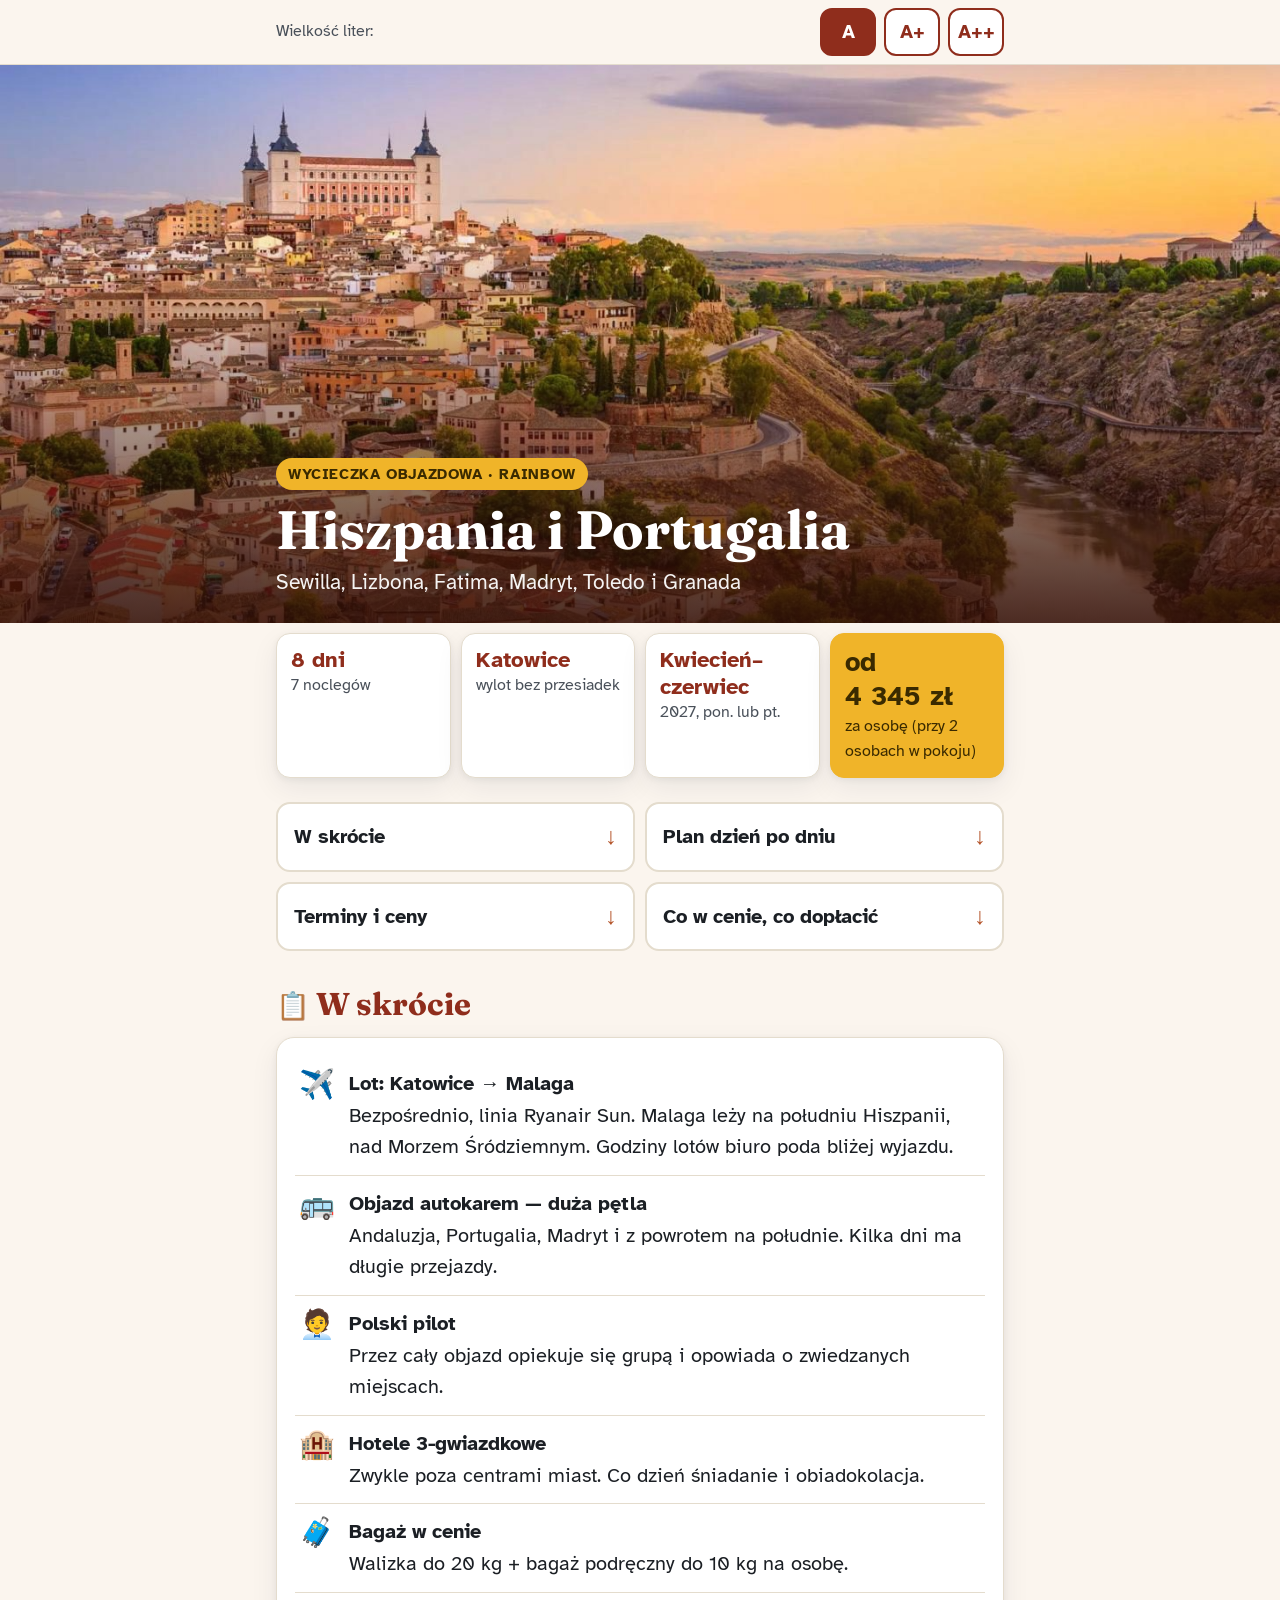
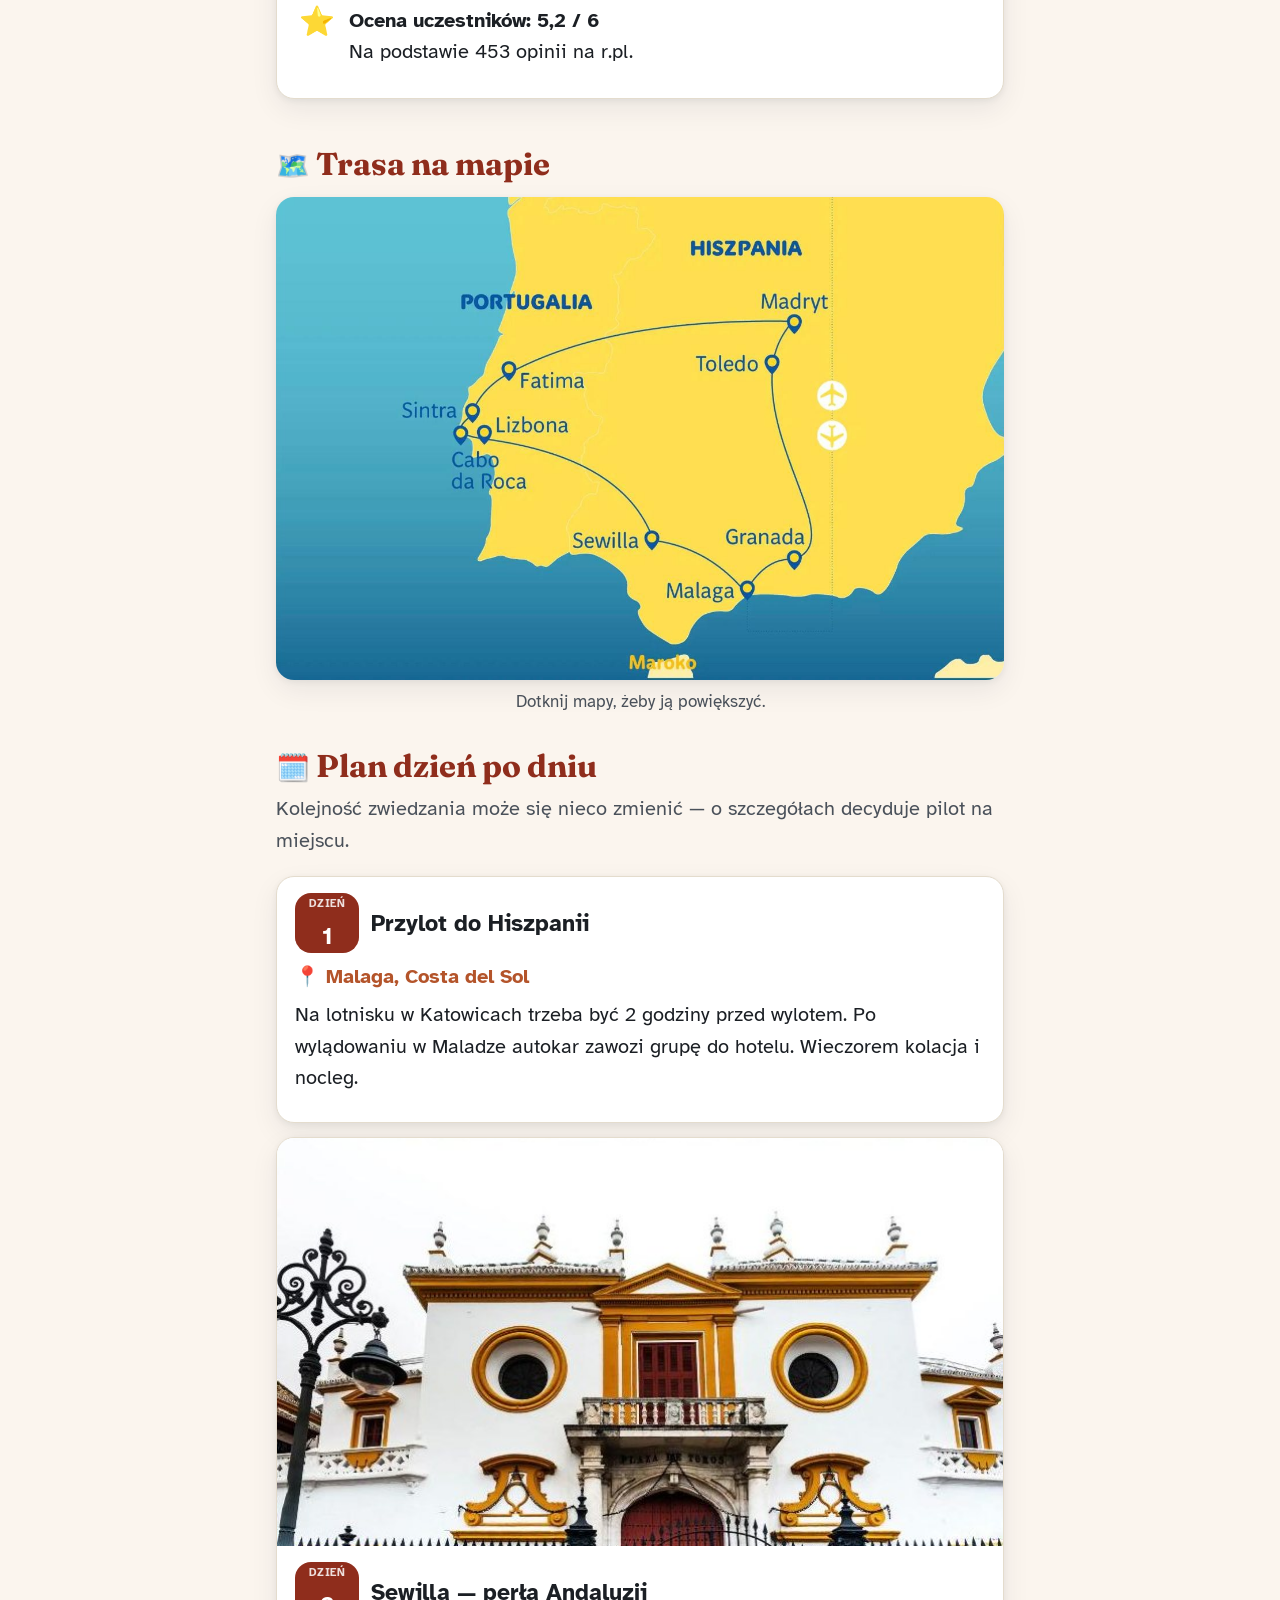
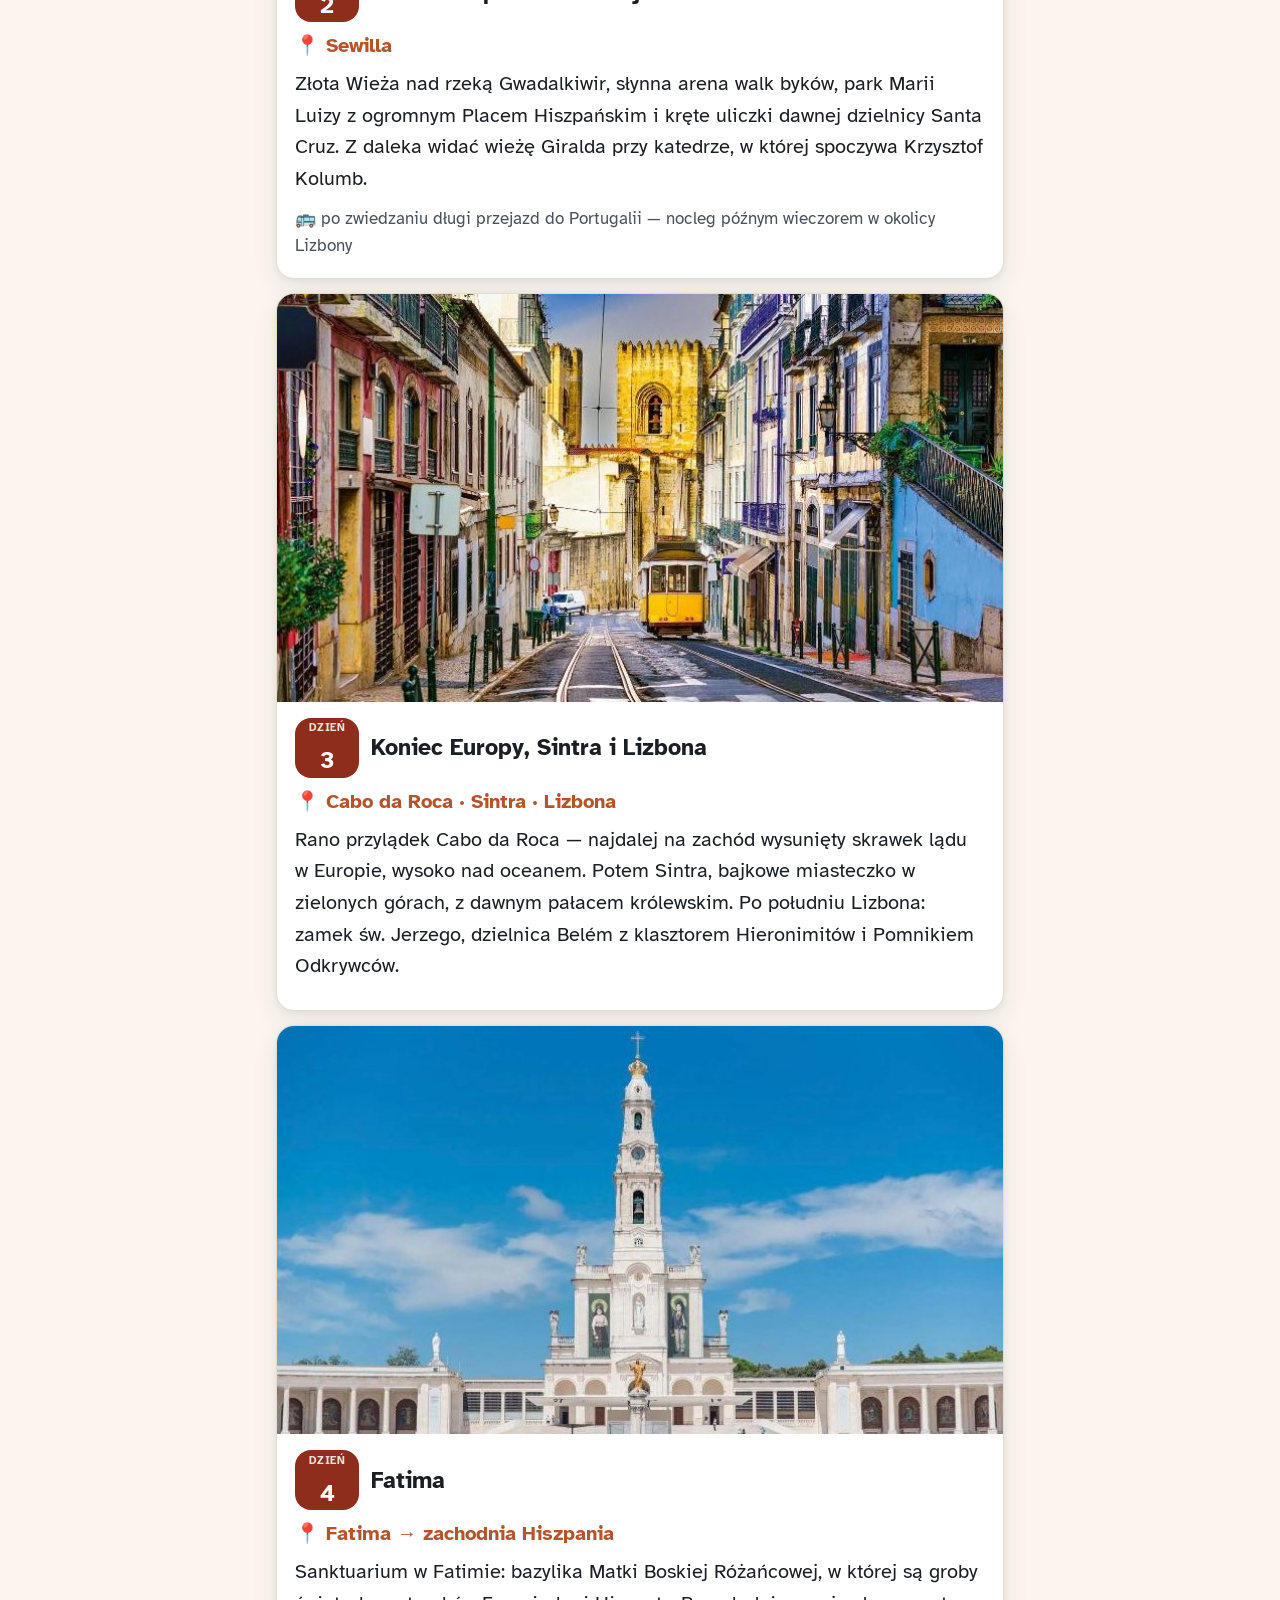
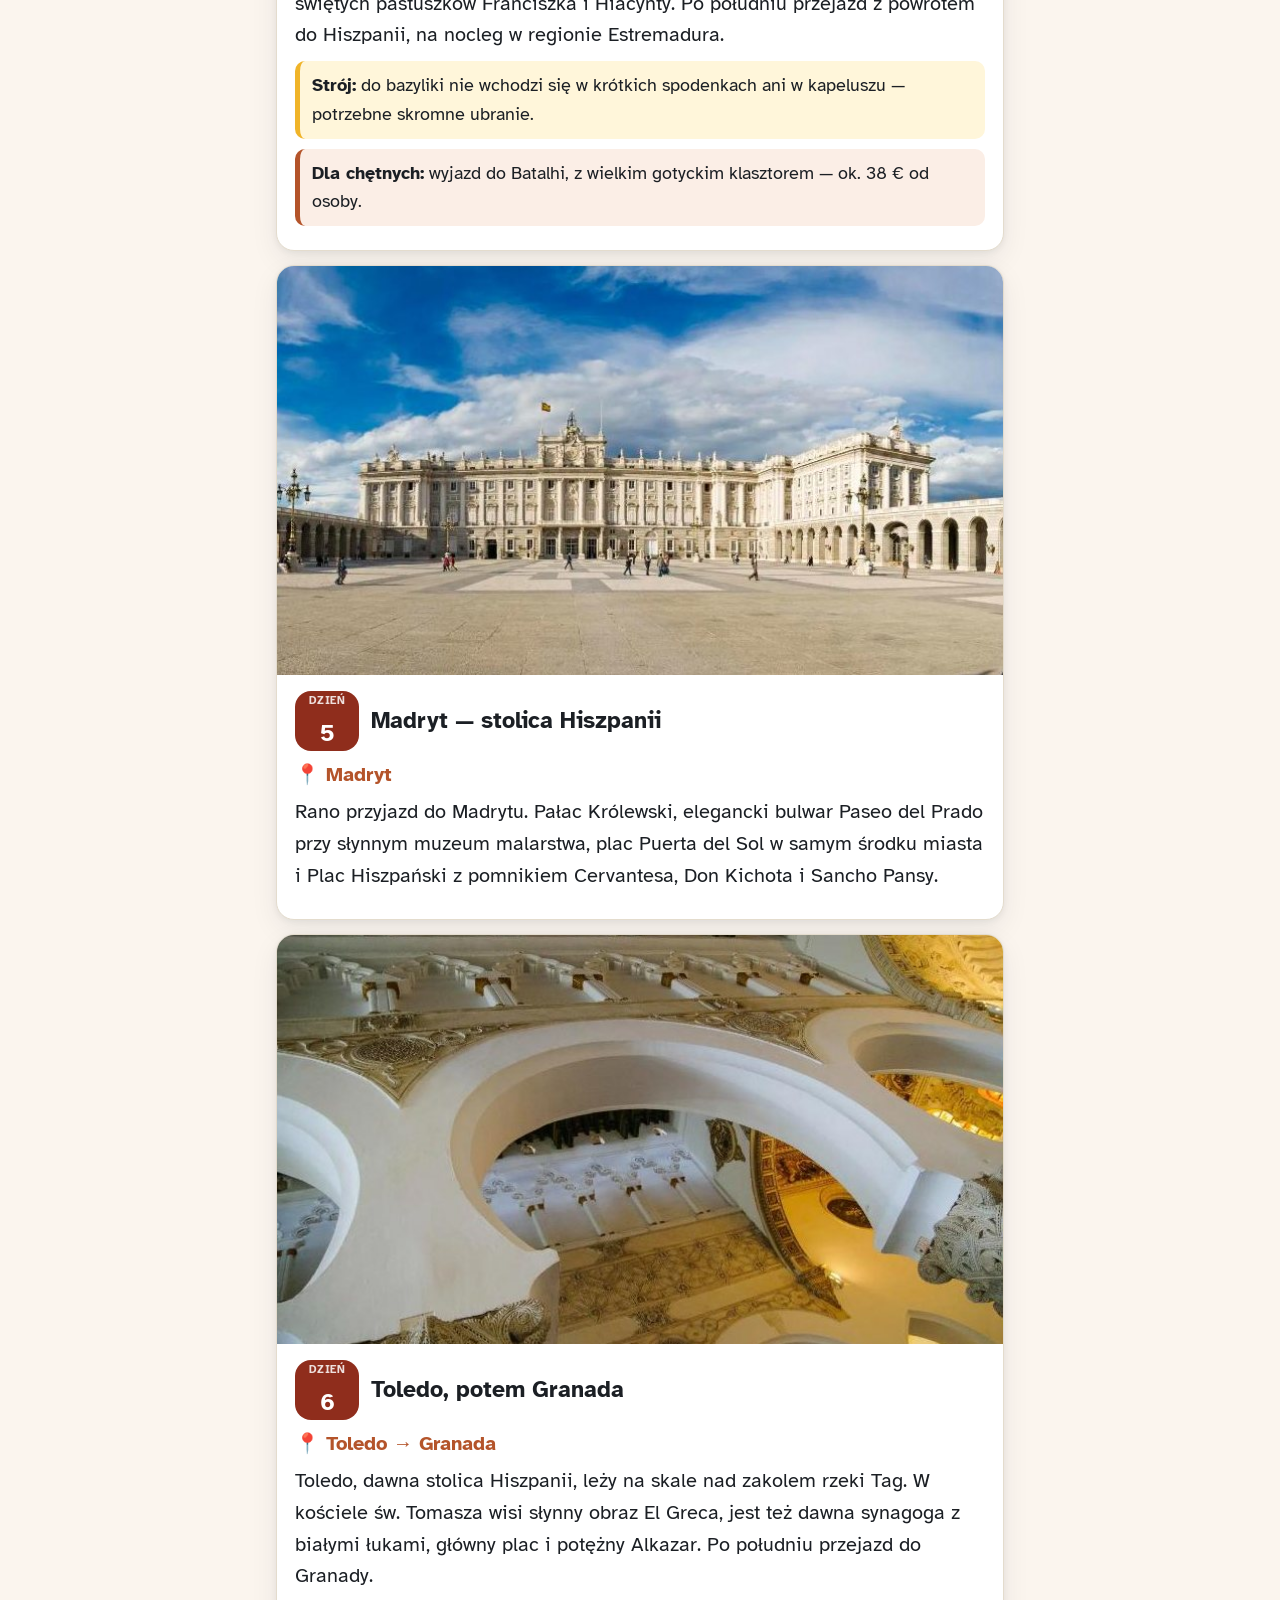
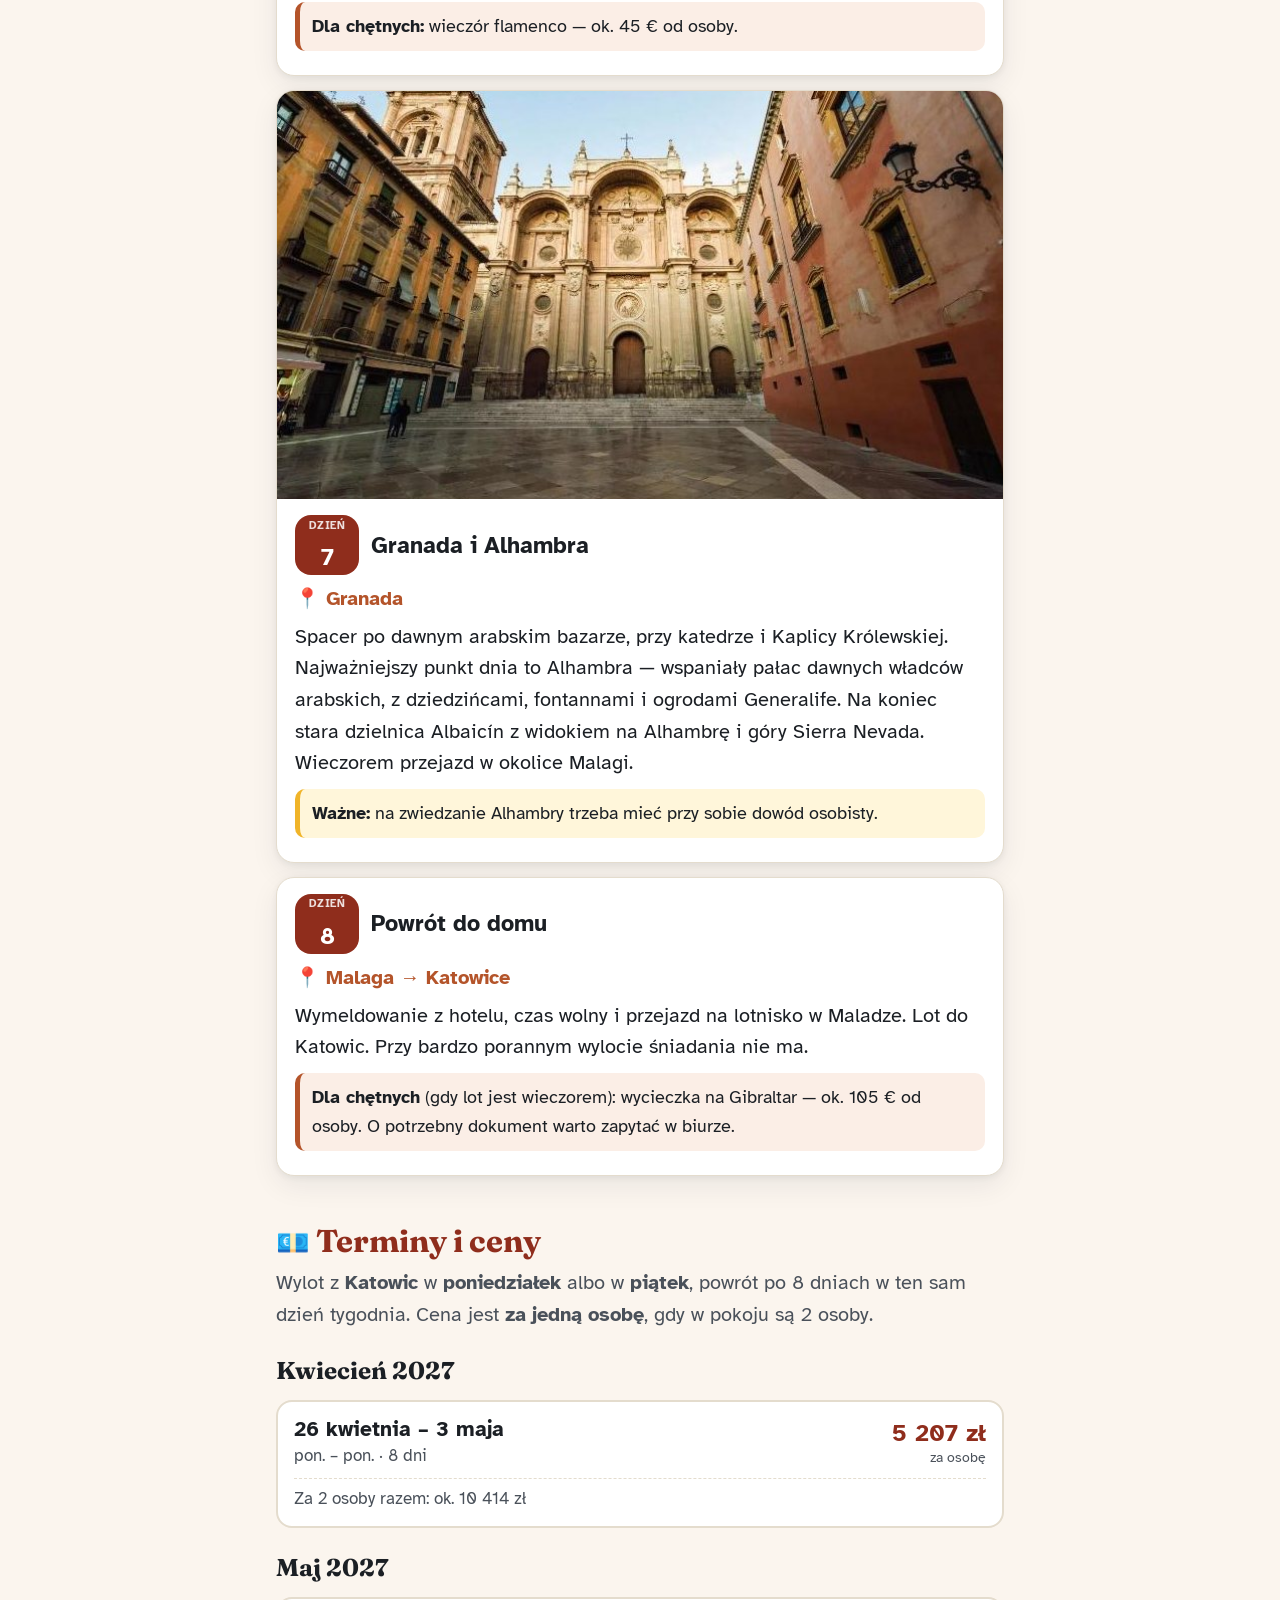
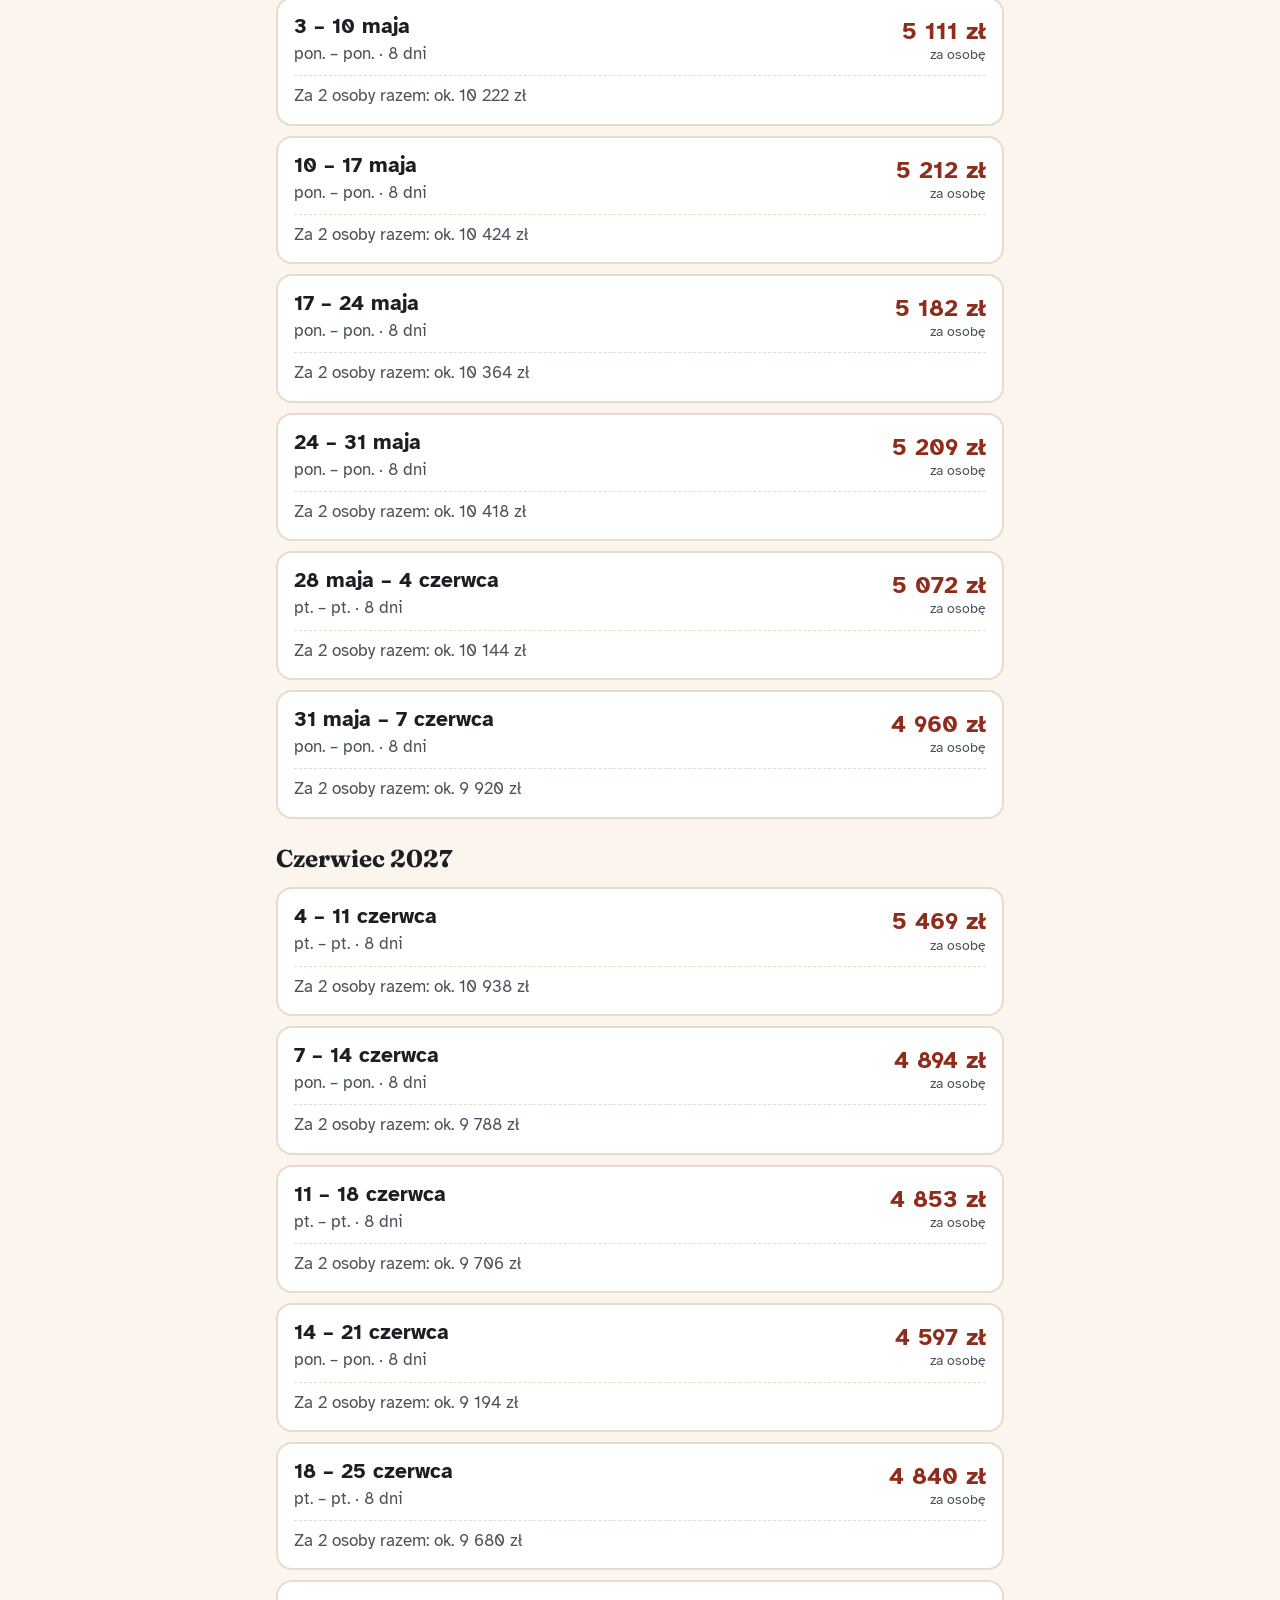
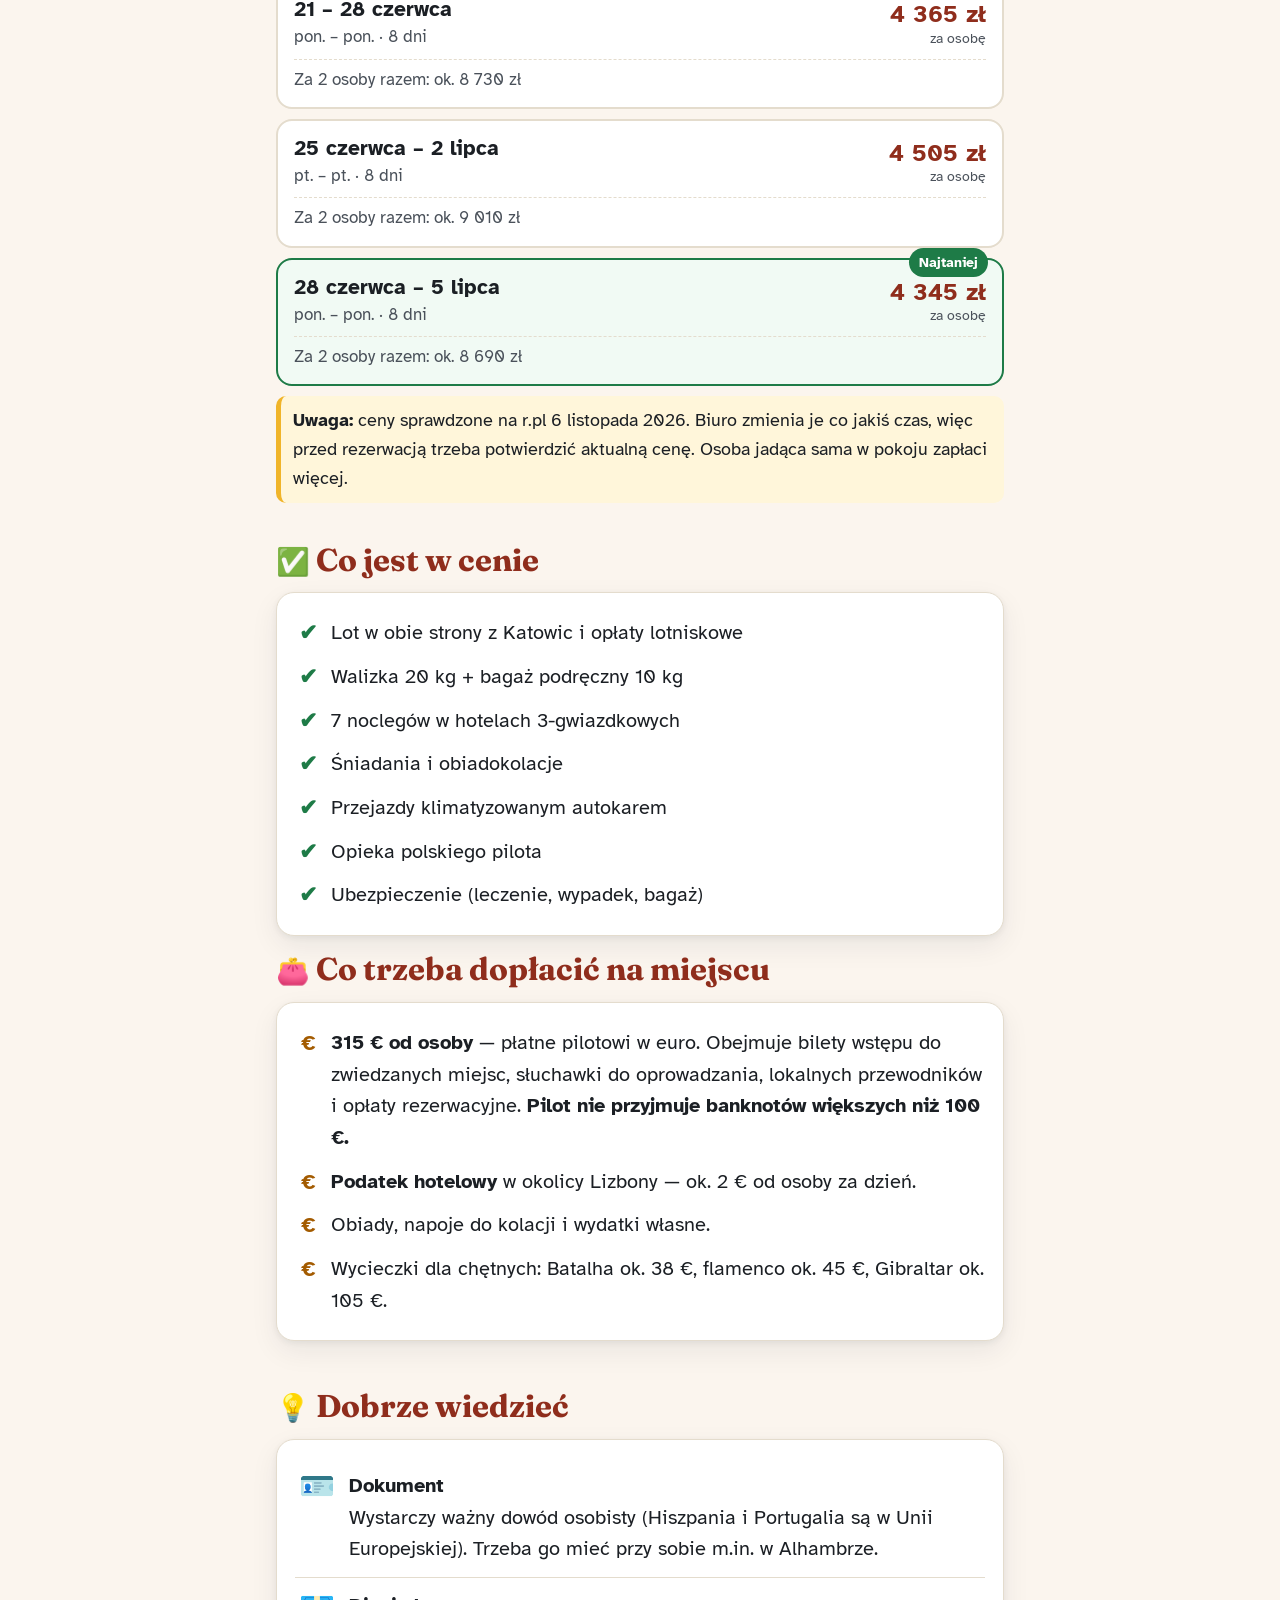
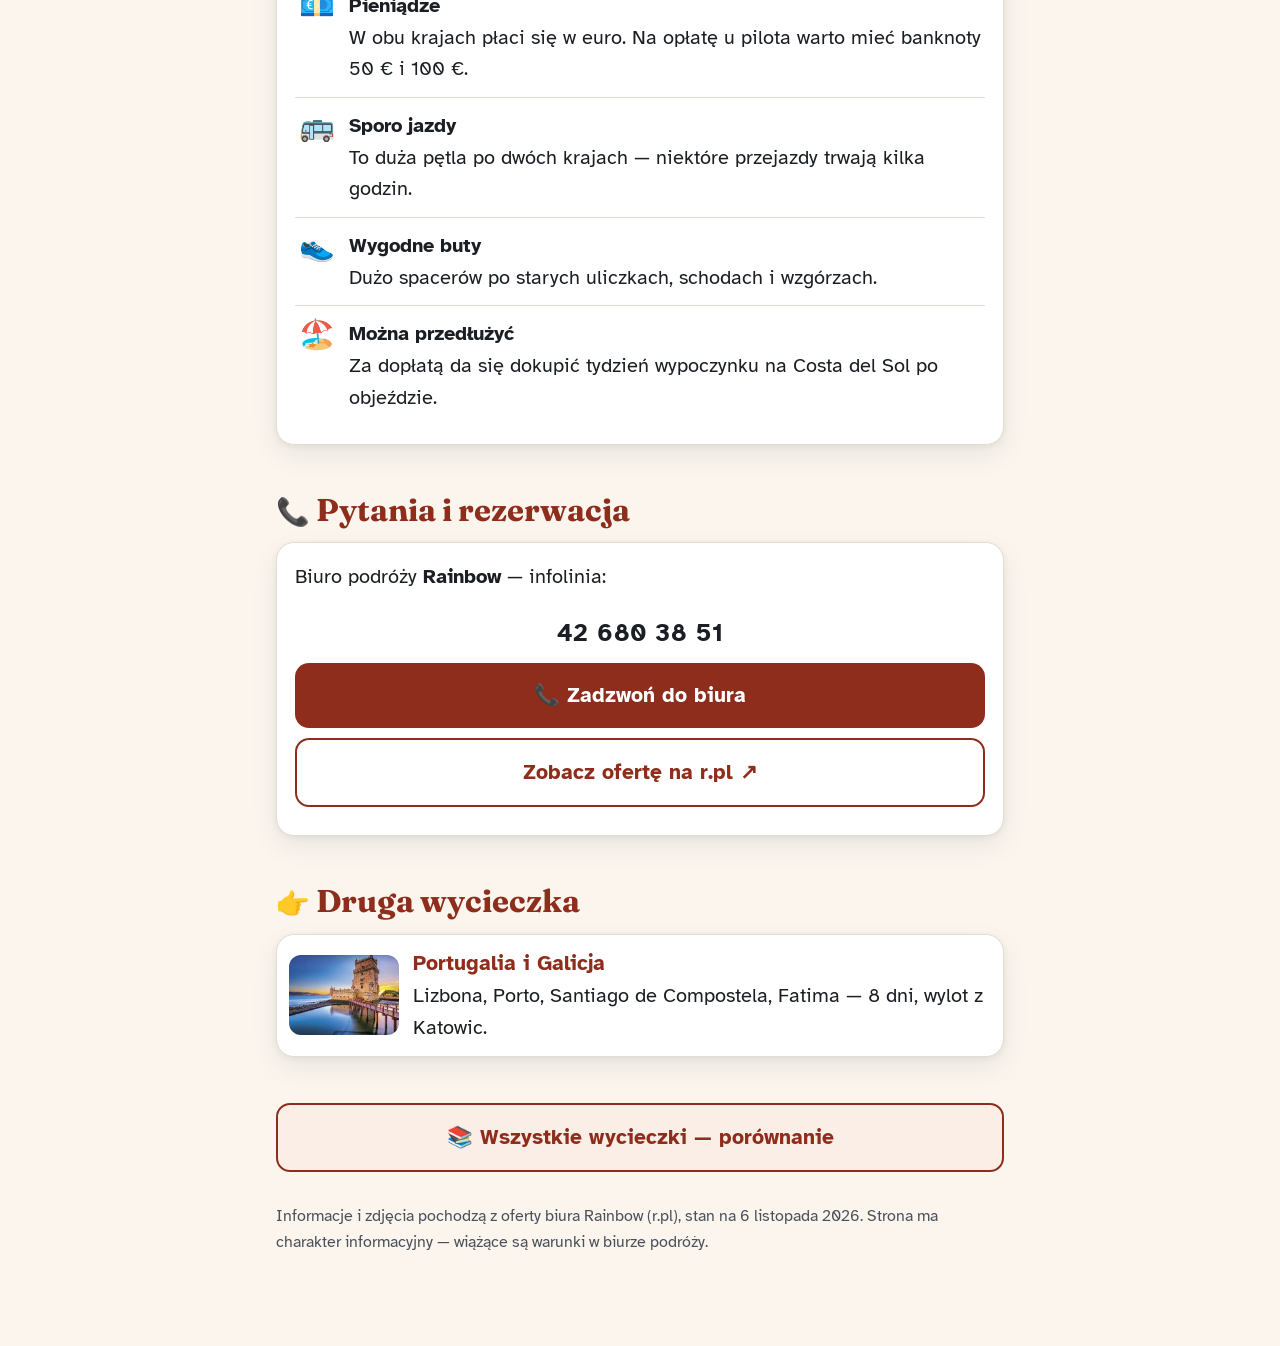
<file: hiszpania-portugalia/index.html>
<!DOCTYPE html>
<html lang="pl">
<head>
<meta charset="utf-8">
<meta name="viewport" content="width=device-width, initial-scale=1">
<title>Hiszpania i Portugalia — wycieczka 8 dni z Katowic</title>
<meta name="description" content="Wycieczka objazdowa Hiszpania i Portugalia: plan dzień po dniu, terminy i ceny z wylotem z Katowic (kwiecień–czerwiec 2027).">
<link rel="preconnect" href="https://fonts.googleapis.com">
<link rel="preconnect" href="https://fonts.gstatic.com" crossorigin>
<link href="https://fonts.googleapis.com/css2?family=Atkinson+Hyperlegible:wght@400;700&family=Fraunces:opsz,wght@9..144,700&display=swap" rel="stylesheet">
<link rel="stylesheet" href="style.css">
</head>
<body>

<div class="textsize" role="region" aria-label="Wielkość liter">
  <div class="wrap">
    <span>Wielkość liter:</span>
    <div class="btns">
      <button type="button" data-size="normal" aria-label="Zwykłe litery">A</button>
      <button type="button" data-size="big" aria-label="Większe litery">A+</button>
      <button type="button" data-size="huge" aria-label="Największe litery">A++</button>
    </div>
  </div>
</div>

<header class="hero">
  <img src="img/hero.jpg" alt="Toledo — panorama starego miasta nad rzeką Tag">
  <div class="txt">
    <div class="wrap">
      <span class="kicker">Wycieczka objazdowa · Rainbow</span>
      <h1>Hiszpania i&nbsp;Portugalia</h1>
      <p class="sub">Sewilla, Lizbona, Fatima, Madryt, Toledo i Granada</p>
    </div>
  </div>
</header>

<main class="wrap">

  <div class="facts">
    <div class="fact"><b>8 dni</b><small>7 noclegów</small></div>
    <div class="fact"><b>Katowice</b><small>wylot bez przesiadek</small></div>
    <div class="fact wide"><b>Kwiecień–czerwiec</b><small>2027, pon. lub pt.</small></div>
    <div class="fact price"><b>od <span data-cheapest>4&nbsp;345&nbsp;zł</span></b><small>za osobę (przy 2 osobach w pokoju)</small></div>
  </div>

  <nav class="toc" aria-label="Spis treści">
    <a href="#skrot">W skrócie</a>
    <a href="#plan">Plan dzień po dniu</a>
    <a href="#ceny">Terminy i ceny</a>
    <a href="#doplaty">Co w cenie, co dopłacić</a>
  </nav>

  <!-- ===== W SKRÓCIE ===== -->
  <section id="skrot">
    <h2><span class="em">📋</span>W skrócie</h2>
    <div class="card">
      <ul class="info">
        <li><span class="ic">✈️</span><div><b>Lot: Katowice → Malaga</b>Bezpośrednio, linia Ryanair Sun. Malaga leży na południu Hiszpanii, nad Morzem Śródziemnym. Godziny lotów biuro poda bliżej wyjazdu.</div></li>
        <li><span class="ic">🚌</span><div><b>Objazd autokarem — duża pętla</b>Andaluzja, Portugalia, Madryt i z powrotem na południe. Kilka dni ma długie przejazdy.</div></li>
        <li><span class="ic">🧑‍💼</span><div><b>Polski pilot</b>Przez cały objazd opiekuje się grupą i opowiada o zwiedzanych miejscach.</div></li>
        <li><span class="ic">🏨</span><div><b>Hotele 3-gwiazdkowe</b>Zwykle poza centrami miast. Co dzień śniadanie i obiadokolacja.</div></li>
        <li><span class="ic">🧳</span><div><b>Bagaż w cenie</b>Walizka do 20 kg + bagaż podręczny do 10 kg na osobę.</div></li>
        <li><span class="ic">⭐</span><div><b>Ocena uczestników: 5,2 / 6</b>Na podstawie 453 opinii na r.pl.</div></li>
      </ul>
    </div>
  </section>

  <!-- ===== MAPA ===== -->
  <section id="mapa">
    <h2><span class="em">🗺️</span>Trasa na mapie</h2>
    <button type="button" class="map-btn" data-zoom="img/mapa.jpg" data-alt="Mapa trasy wycieczki">
      <img src="img/mapa.jpg" alt="Mapa trasy: Malaga, Sewilla, Cabo da Roca, Sintra, Lizbona, Fatima, Madryt, Toledo, Granada i z powrotem do Malagi">
    </button>
    <p class="map-hint">Dotknij mapy, żeby ją powiększyć.</p>
  </section>

  <!-- ===== PLAN ===== -->
  <section id="plan">
    <h2><span class="em">🗓️</span>Plan dzień po dniu</h2>
    <p class="lead">Kolejność zwiedzania może się nieco zmienić — o szczegółach decyduje pilot na miejscu.</p>

    <article class="card day">
      <div class="body">
        <div class="head"><div class="num"><small>dzień</small><span>1</span></div><h3>Przylot do Hiszpanii</h3></div>
        <p class="where">📍 Malaga, Costa del Sol</p>
        <p>Na lotnisku w Katowicach trzeba być 2 godziny przed wylotem. Po wylądowaniu w Maladze autokar zawozi grupę do hotelu. Wieczorem kolacja i nocleg.</p>
      </div>
    </article>

    <article class="card day">
      <img src="img/sewilla.jpg" alt="Sewilla — brama areny Maestranza" loading="lazy">
      <div class="body">
        <div class="head"><div class="num"><small>dzień</small><span>2</span></div><h3>Sewilla — perła Andaluzji</h3></div>
        <p class="where">📍 Sewilla</p>
        <p>Złota Wieża nad rzeką Gwadalkiwir, słynna arena walk byków, park Marii Luizy z ogromnym Placem Hiszpańskim i kręte uliczki dawnej dzielnicy Santa Cruz. Z daleka widać wieżę Giralda przy katedrze, w której spoczywa Krzysztof Kolumb.</p>
        <p class="km">🚌 po zwiedzaniu długi przejazd do Portugalii — nocleg późnym wieczorem w okolicy Lizbony</p>
      </div>
    </article>

    <article class="card day">
      <img src="img/lizbona-tramwaj.jpg" alt="Lizbona — żółty tramwaj na starej uliczce" loading="lazy">
      <div class="body">
        <div class="head"><div class="num"><small>dzień</small><span>3</span></div><h3>Koniec Europy, Sintra i Lizbona</h3></div>
        <p class="where">📍 Cabo da Roca · Sintra · Lizbona</p>
        <p>Rano przylądek Cabo da Roca — najdalej na zachód wysunięty skrawek lądu w Europie, wysoko nad oceanem. Potem Sintra, bajkowe miasteczko w zielonych górach, z dawnym pałacem królewskim. Po południu Lizbona: zamek św. Jerzego, dzielnica Belém z klasztorem Hieronimitów i Pomnikiem Odkrywców.</p>
      </div>
    </article>

    <article class="card day">
      <img src="img/fatima.jpg" alt="Bazylika w sanktuarium w Fatimie" loading="lazy">
      <div class="body">
        <div class="head"><div class="num"><small>dzień</small><span>4</span></div><h3>Fatima</h3></div>
        <p class="where">📍 Fatima → zachodnia Hiszpania</p>
        <p>Sanktuarium w Fatimie: bazylika Matki Boskiej Różańcowej, w której są groby świętych pastuszków Franciszka i Hiacynty. Po południu przejazd z powrotem do Hiszpanii, na nocleg w regionie Estremadura.</p>
        <div class="note"><b>Strój:</b> do bazyliki nie wchodzi się w krótkich spodenkach ani w kapeluszu — potrzebne skromne ubranie.</div>
        <div class="extra"><b>Dla chętnych:</b> wyjazd do Batalhi, z wielkim gotyckim klasztorem — ok. 38&nbsp;€ od osoby.</div>
      </div>
    </article>

    <article class="card day">
      <img src="img/madryt.jpg" alt="Madryt — Pałac Królewski" loading="lazy">
      <div class="body">
        <div class="head"><div class="num"><small>dzień</small><span>5</span></div><h3>Madryt — stolica Hiszpanii</h3></div>
        <p class="where">📍 Madryt</p>
        <p>Rano przyjazd do Madrytu. Pałac Królewski, elegancki bulwar Paseo del Prado przy słynnym muzeum malarstwa, plac Puerta del Sol w samym środku miasta i Plac Hiszpański z pomnikiem Cervantesa, Don Kichota i Sancho Pansy.</p>
      </div>
    </article>

    <article class="card day">
      <img src="img/toledo.jpg" alt="Toledo — białe łuki dawnej synagogi" loading="lazy">
      <div class="body">
        <div class="head"><div class="num"><small>dzień</small><span>6</span></div><h3>Toledo, potem Granada</h3></div>
        <p class="where">📍 Toledo → Granada</p>
        <p>Toledo, dawna stolica Hiszpanii, leży na skale nad zakolem rzeki Tag. W kościele św. Tomasza wisi słynny obraz El Greca, jest też dawna synagoga z białymi łukami, główny plac i potężny Alkazar. Po południu przejazd do Granady.</p>
        <div class="extra"><b>Dla chętnych:</b> wieczór flamenco — ok. 45&nbsp;€ od osoby.</div>
      </div>
    </article>

    <article class="card day">
      <img src="img/granada.jpg" alt="Granada — fasada katedry" loading="lazy">
      <div class="body">
        <div class="head"><div class="num"><small>dzień</small><span>7</span></div><h3>Granada i Alhambra</h3></div>
        <p class="where">📍 Granada</p>
        <p>Spacer po dawnym arabskim bazarze, przy katedrze i Kaplicy Królewskiej. Najważniejszy punkt dnia to Alhambra — wspaniały pałac dawnych władców arabskich, z dziedzińcami, fontannami i ogrodami Generalife. Na koniec stara dzielnica Albaicín z widokiem na Alhambrę i góry Sierra Nevada. Wieczorem przejazd w okolice Malagi.</p>
        <div class="note"><b>Ważne:</b> na zwiedzanie Alhambry trzeba mieć przy sobie dowód osobisty.</div>
      </div>
    </article>

    <article class="card day">
      <div class="body">
        <div class="head"><div class="num"><small>dzień</small><span>8</span></div><h3>Powrót do domu</h3></div>
        <p class="where">📍 Malaga → Katowice</p>
        <p>Wymeldowanie z hotelu, czas wolny i przejazd na lotnisko w Maladze. Lot do Katowic. Przy bardzo porannym wylocie śniadania nie ma.</p>
        <div class="extra"><b>Dla chętnych</b> (gdy lot jest wieczorem): wycieczka na Gibraltar — ok. 105&nbsp;€ od osoby. O potrzebny dokument warto zapytać w biurze.</div>
      </div>
    </article>
  </section>

  <!-- ===== CENY ===== -->
  <section id="ceny">
    <h2><span class="em">💶</span>Terminy i ceny</h2>
    <p class="lead">Wylot z <b>Katowic</b> w <b>poniedziałek</b> albo w <b>piątek</b>, powrót po 8 dniach w ten sam dzień tygodnia. Cena jest <b>za jedną osobę</b>, gdy w pokoju są 2 osoby.</p>

    <h3 class="month">Kwiecień 2027</h3>
    <div class="term" data-price="5207"><div><div class="dates">26 kwietnia – 3 maja</div><div class="days">pon. – pon. · 8 dni</div></div><div class="pp">5&nbsp;207&nbsp;zł<small>za osobę</small></div><div class="tot"></div></div>

    <h3 class="month">Maj 2027</h3>
    <div class="term" data-price="5111"><div><div class="dates">3 – 10 maja</div><div class="days">pon. – pon. · 8 dni</div></div><div class="pp">5&nbsp;111&nbsp;zł<small>za osobę</small></div><div class="tot"></div></div>
    <div class="term" data-price="5212"><div><div class="dates">10 – 17 maja</div><div class="days">pon. – pon. · 8 dni</div></div><div class="pp">5&nbsp;212&nbsp;zł<small>za osobę</small></div><div class="tot"></div></div>
    <div class="term" data-price="5182"><div><div class="dates">17 – 24 maja</div><div class="days">pon. – pon. · 8 dni</div></div><div class="pp">5&nbsp;182&nbsp;zł<small>za osobę</small></div><div class="tot"></div></div>
    <div class="term" data-price="5209"><div><div class="dates">24 – 31 maja</div><div class="days">pon. – pon. · 8 dni</div></div><div class="pp">5&nbsp;209&nbsp;zł<small>za osobę</small></div><div class="tot"></div></div>
    <div class="term" data-price="5072"><div><div class="dates">28 maja – 4 czerwca</div><div class="days">pt. – pt. · 8 dni</div></div><div class="pp">5&nbsp;072&nbsp;zł<small>za osobę</small></div><div class="tot"></div></div>
    <div class="term" data-price="4960"><div><div class="dates">31 maja – 7 czerwca</div><div class="days">pon. – pon. · 8 dni</div></div><div class="pp">4&nbsp;960&nbsp;zł<small>za osobę</small></div><div class="tot"></div></div>

    <h3 class="month">Czerwiec 2027</h3>
    <div class="term" data-price="5469"><div><div class="dates">4 – 11 czerwca</div><div class="days">pt. – pt. · 8 dni</div></div><div class="pp">5&nbsp;469&nbsp;zł<small>za osobę</small></div><div class="tot"></div></div>
    <div class="term" data-price="4894"><div><div class="dates">7 – 14 czerwca</div><div class="days">pon. – pon. · 8 dni</div></div><div class="pp">4&nbsp;894&nbsp;zł<small>za osobę</small></div><div class="tot"></div></div>
    <div class="term" data-price="4853"><div><div class="dates">11 – 18 czerwca</div><div class="days">pt. – pt. · 8 dni</div></div><div class="pp">4&nbsp;853&nbsp;zł<small>za osobę</small></div><div class="tot"></div></div>
    <div class="term" data-price="4597"><div><div class="dates">14 – 21 czerwca</div><div class="days">pon. – pon. · 8 dni</div></div><div class="pp">4&nbsp;597&nbsp;zł<small>za osobę</small></div><div class="tot"></div></div>
    <div class="term" data-price="4840"><div><div class="dates">18 – 25 czerwca</div><div class="days">pt. – pt. · 8 dni</div></div><div class="pp">4&nbsp;840&nbsp;zł<small>za osobę</small></div><div class="tot"></div></div>
    <div class="term" data-price="4365"><div><div class="dates">21 – 28 czerwca</div><div class="days">pon. – pon. · 8 dni</div></div><div class="pp">4&nbsp;365&nbsp;zł<small>za osobę</small></div><div class="tot"></div></div>
    <div class="term" data-price="4505"><div><div class="dates">25 czerwca – 2 lipca</div><div class="days">pt. – pt. · 8 dni</div></div><div class="pp">4&nbsp;505&nbsp;zł<small>za osobę</small></div><div class="tot"></div></div>
    <div class="term" data-price="4345"><div><div class="dates">28 czerwca – 5 lipca</div><div class="days">pon. – pon. · 8 dni</div></div><div class="pp">4&nbsp;345&nbsp;zł<small>za osobę</small></div><div class="tot"></div></div>

    <div class="note"><b>Uwaga:</b> ceny sprawdzone na r.pl 6 listopada 2026. Biuro zmienia je co jakiś czas, więc przed rezerwacją trzeba potwierdzić aktualną cenę. Osoba jadąca sama w pokoju zapłaci więcej.</div>
  </section>

  <!-- ===== CO W CENIE ===== -->
  <section id="doplaty">
    <h2><span class="em">✅</span>Co jest w cenie</h2>
    <div class="card">
      <ul class="check">
        <li>Lot w obie strony z Katowic i opłaty lotniskowe</li>
        <li>Walizka 20 kg + bagaż podręczny 10 kg</li>
        <li>7 noclegów w hotelach 3-gwiazdkowych</li>
        <li>Śniadania i obiadokolacje</li>
        <li>Przejazdy klimatyzowanym autokarem</li>
        <li>Opieka polskiego pilota</li>
        <li>Ubezpieczenie (leczenie, wypadek, bagaż)</li>
      </ul>
    </div>

    <h2><span class="em">👛</span>Co trzeba dopłacić na miejscu</h2>
    <div class="card">
      <ul class="cross">
        <li><b>315 € od osoby</b> — płatne pilotowi w euro. Obejmuje bilety wstępu do zwiedzanych miejsc, słuchawki do oprowadzania, lokalnych przewodników i opłaty rezerwacyjne. <b>Pilot nie przyjmuje banknotów większych niż 100 €.</b></li>
        <li><b>Podatek hotelowy</b> w okolicy Lizbony — ok. 2 € od osoby za dzień.</li>
        <li>Obiady, napoje do kolacji i wydatki własne.</li>
        <li>Wycieczki dla chętnych: Batalha ok. 38 €, flamenco ok. 45 €, Gibraltar ok. 105 €.</li>
      </ul>
    </div>
  </section>

  <!-- ===== DOBRZE WIEDZIEĆ ===== -->
  <section id="wazne">
    <h2><span class="em">💡</span>Dobrze wiedzieć</h2>
    <div class="card">
      <ul class="info">
        <li><span class="ic">🪪</span><div><b>Dokument</b>Wystarczy ważny dowód osobisty (Hiszpania i Portugalia są w Unii Europejskiej). Trzeba go mieć przy sobie m.in. w Alhambrze.</div></li>
        <li><span class="ic">💶</span><div><b>Pieniądze</b>W obu krajach płaci się w euro. Na opłatę u pilota warto mieć banknoty 50 € i 100 €.</div></li>
        <li><span class="ic">🚌</span><div><b>Sporo jazdy</b>To duża pętla po dwóch krajach — niektóre przejazdy trwają kilka godzin.</div></li>
        <li><span class="ic">👟</span><div><b>Wygodne buty</b>Dużo spacerów po starych uliczkach, schodach i wzgórzach.</div></li>
        <li><span class="ic">🏖️</span><div><b>Można przedłużyć</b>Za dopłatą da się dokupić tydzień wypoczynku na Costa del Sol po objeździe.</div></li>
      </ul>
    </div>
  </section>

  <!-- ===== KONTAKT ===== -->
  <section id="kontakt" class="contact">
    <h2><span class="em">📞</span>Pytania i rezerwacja</h2>
    <div class="card">
      <p style="margin-top:0">Biuro podróży <b>Rainbow</b> — infolinia:</p>
      <p class="num">42 680 38 51</p>
      <a class="big call" href="tel:+48426803851">📞 Zadzwoń do biura</a>
      <a class="big web" href="https://r.pl/hiszpania-i-portugalia/zakwaterowanie-hap" target="_blank" rel="noopener">Zobacz ofertę na r.pl ↗</a>
    </div>
  </section>

  <section id="druga">
    <h2><span class="em">👉</span>Druga wycieczka</h2>
    <a class="card other" id="link-druga" href="../portugalia-galicja/index.html">
      <img src="img/druga.jpg" alt="">
      <span><b>Portugalia i Galicja</b>Lizbona, Porto, Santiago de Compostela, Fatima — 8 dni, wylot z Katowic.</span>
    </a>
  </section>

  <section id="inne">
    <a class="big web" style="display:block;text-align:center;text-decoration:none;font-weight:700;font-size:1.15rem;padding:16px;border-radius:14px;border:2px solid var(--brand);color:var(--brand);background:var(--soft)" href="../index.html">📚 Wszystkie wycieczki — porównanie</a>
  </section>

  <footer>
    Informacje i zdjęcia pochodzą z oferty biura Rainbow (r.pl), stan na 6 listopada 2026. Strona ma charakter informacyjny — wiążące są warunki w biurze podróży.
  </footer>
</main>

<button type="button" class="top" id="top" aria-label="Wróć na górę strony">↑</button>

<div class="lightbox" id="lightbox" role="dialog" aria-label="Powiększone zdjęcie">
  <span class="tip">↔ Przesuń palcem</span>
  <button type="button" class="close" data-close>✕ Zamknij</button>
  <img alt="">
</div>

<script src="app.js"></script>
</body>
</html>
</file>
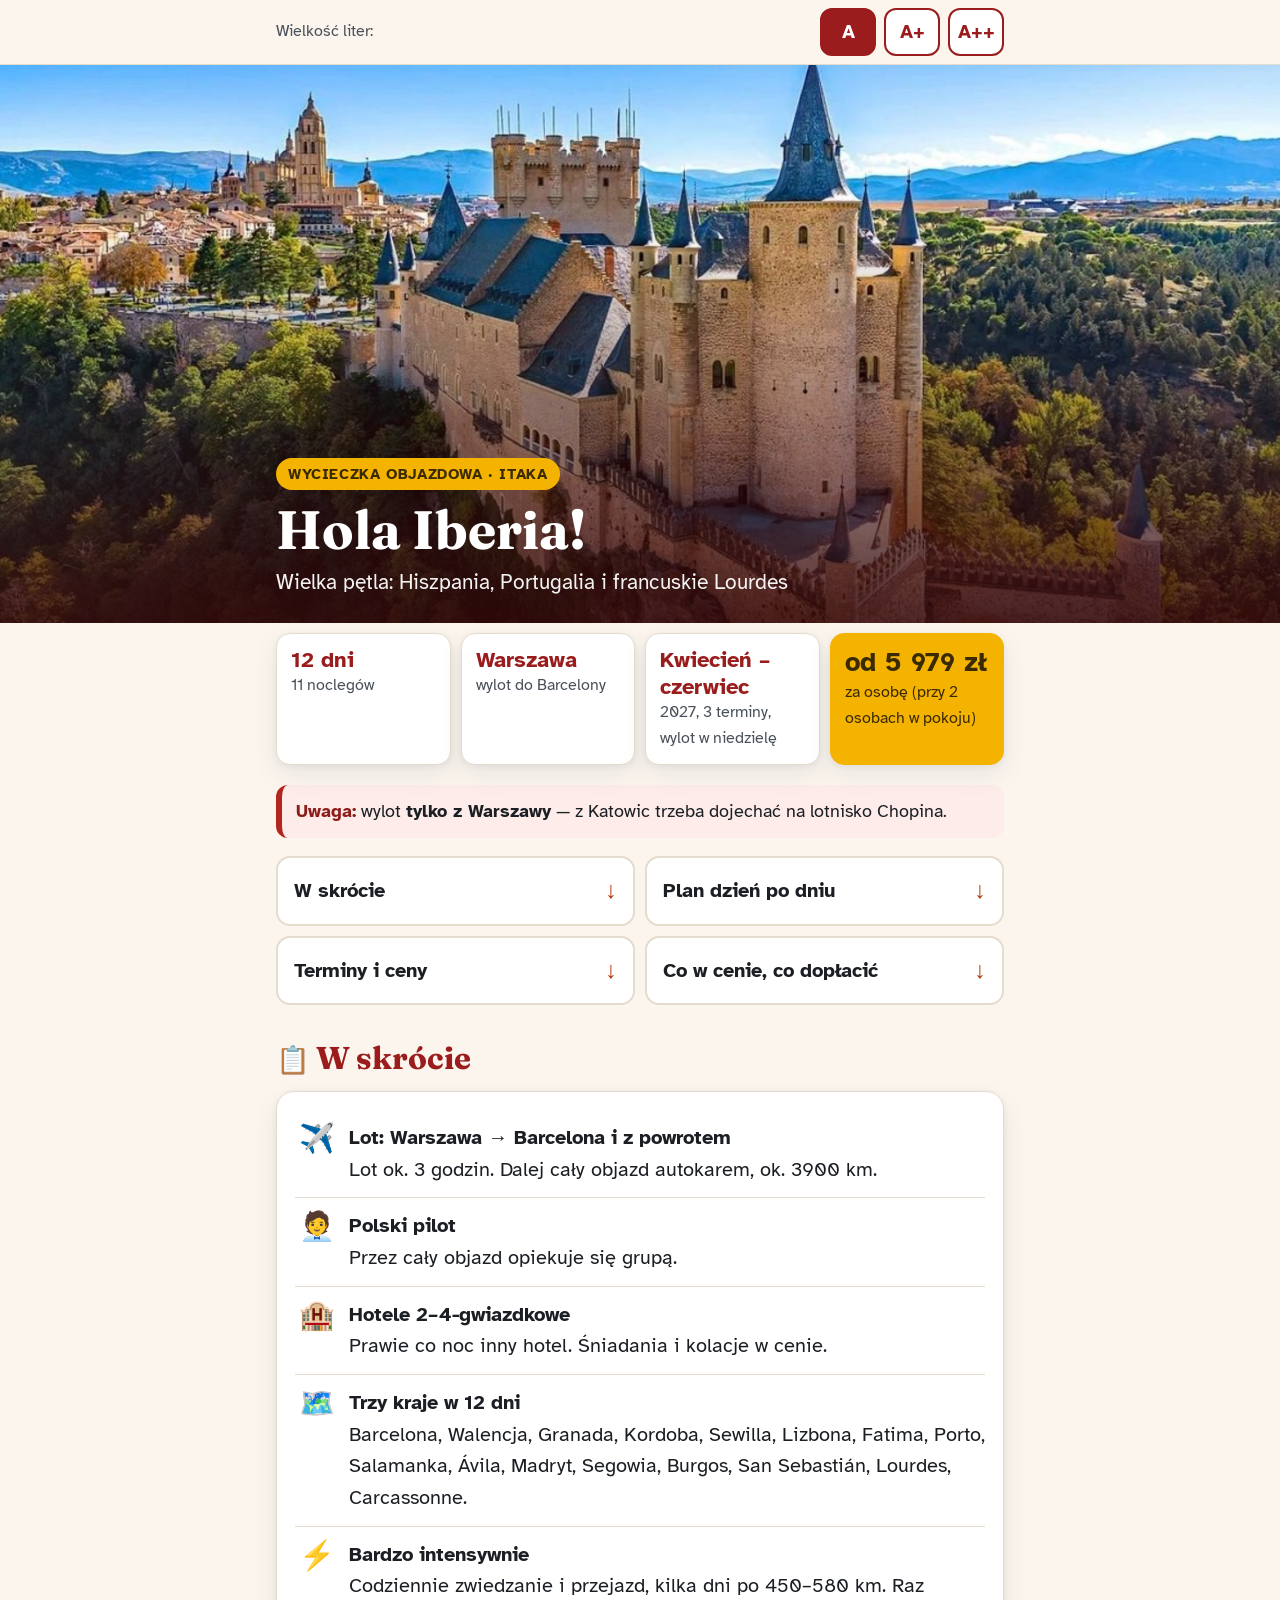
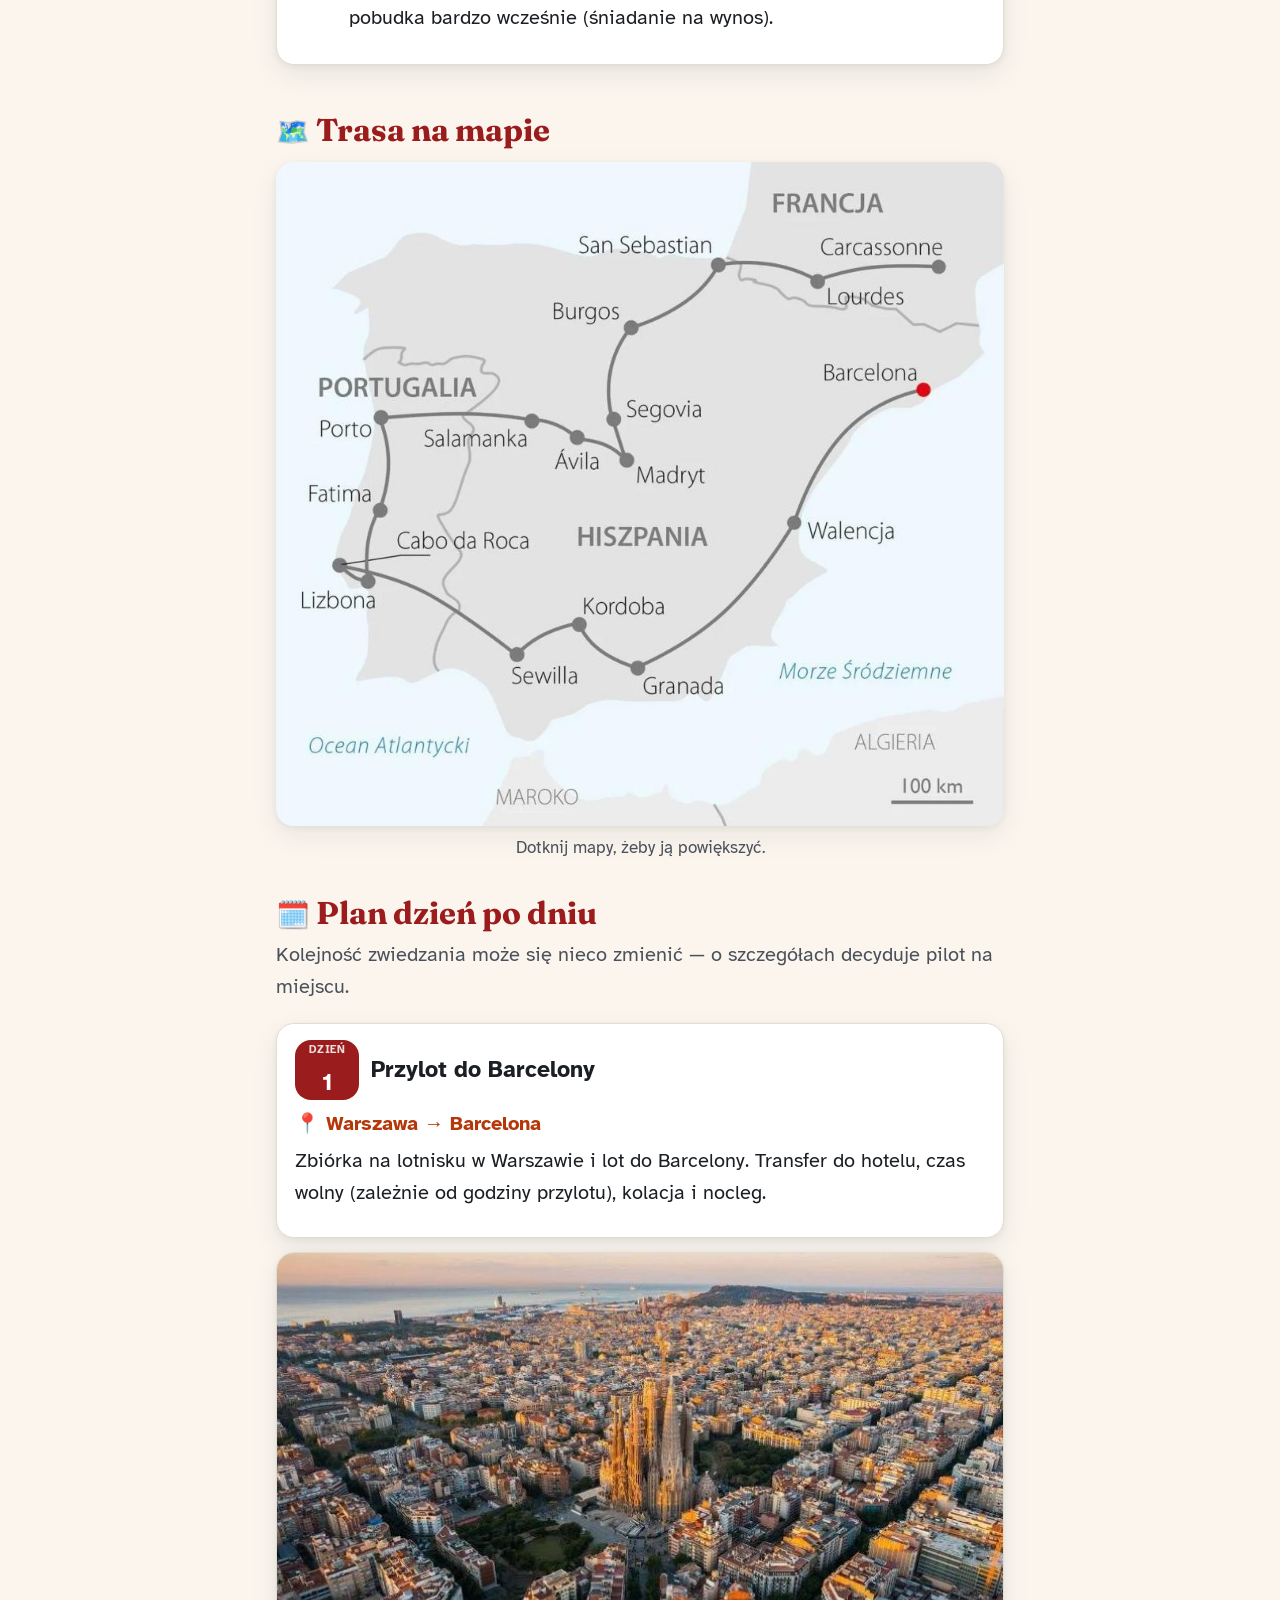
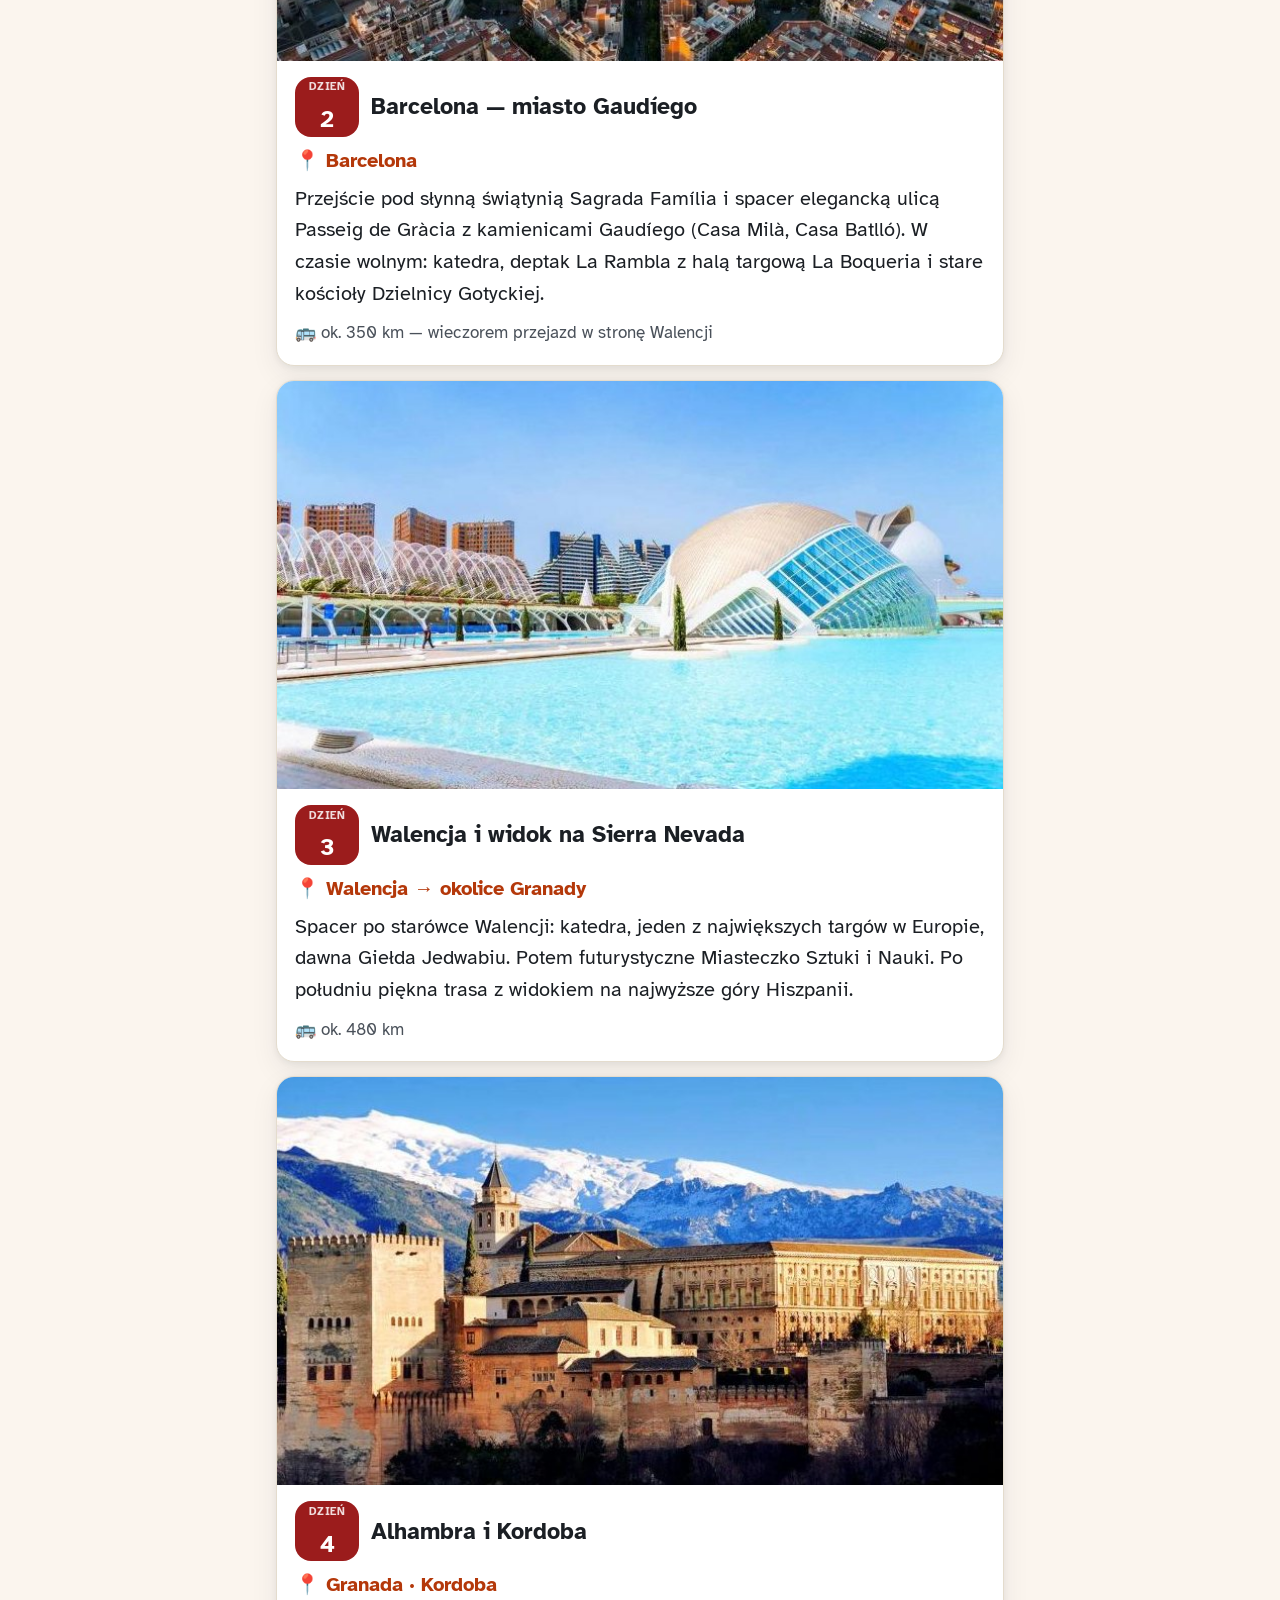
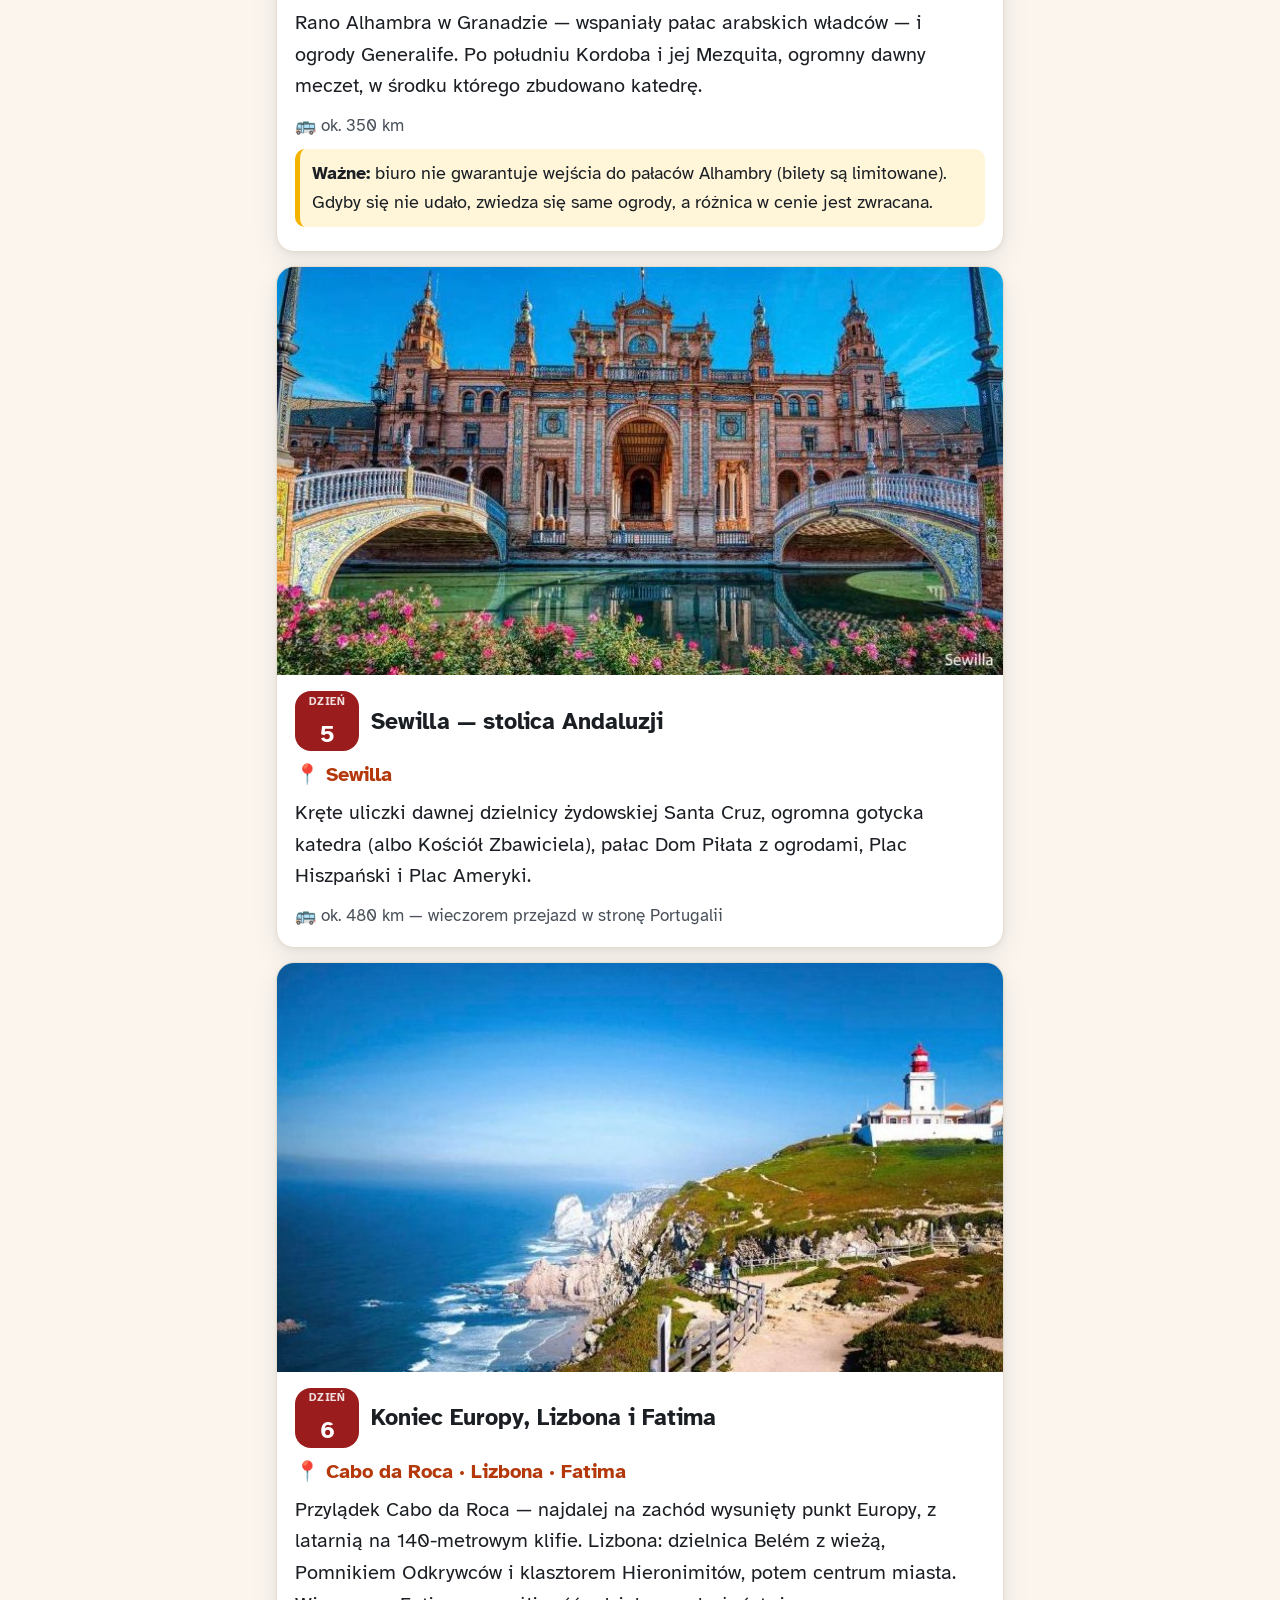
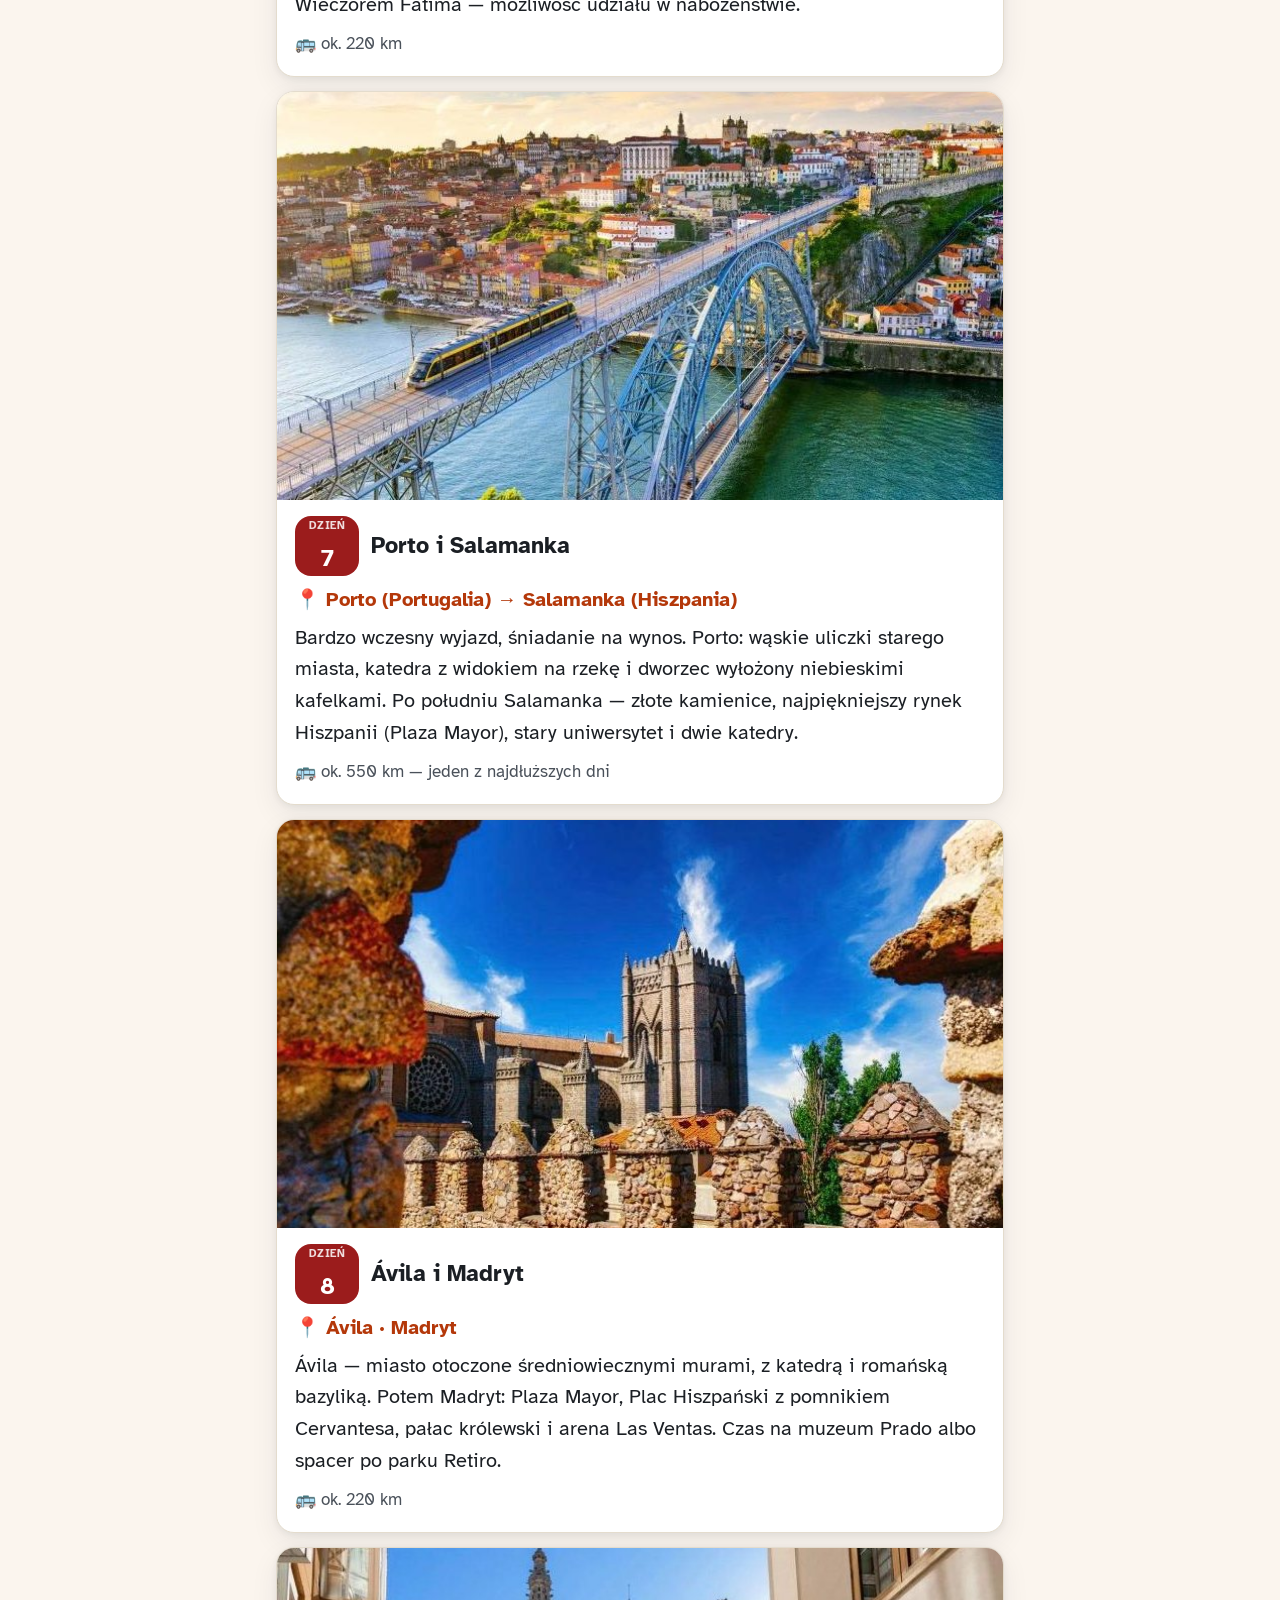
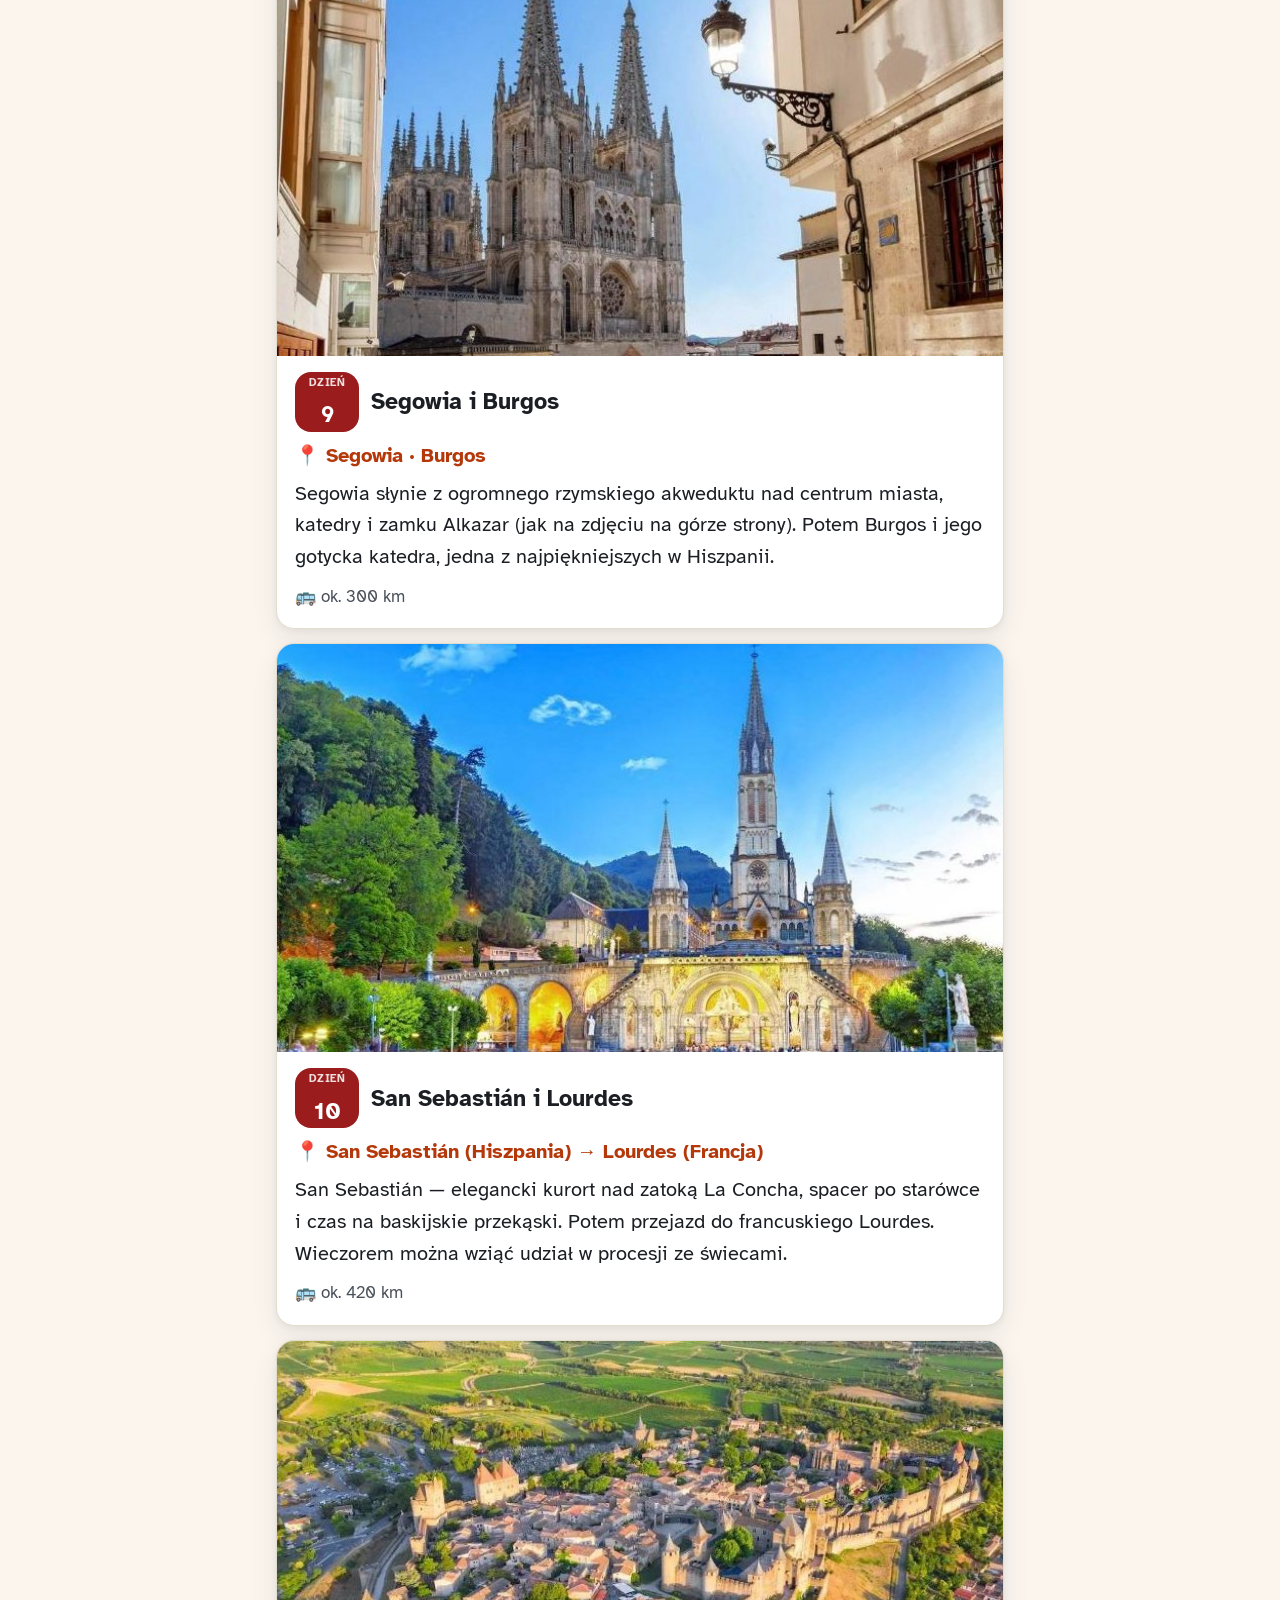
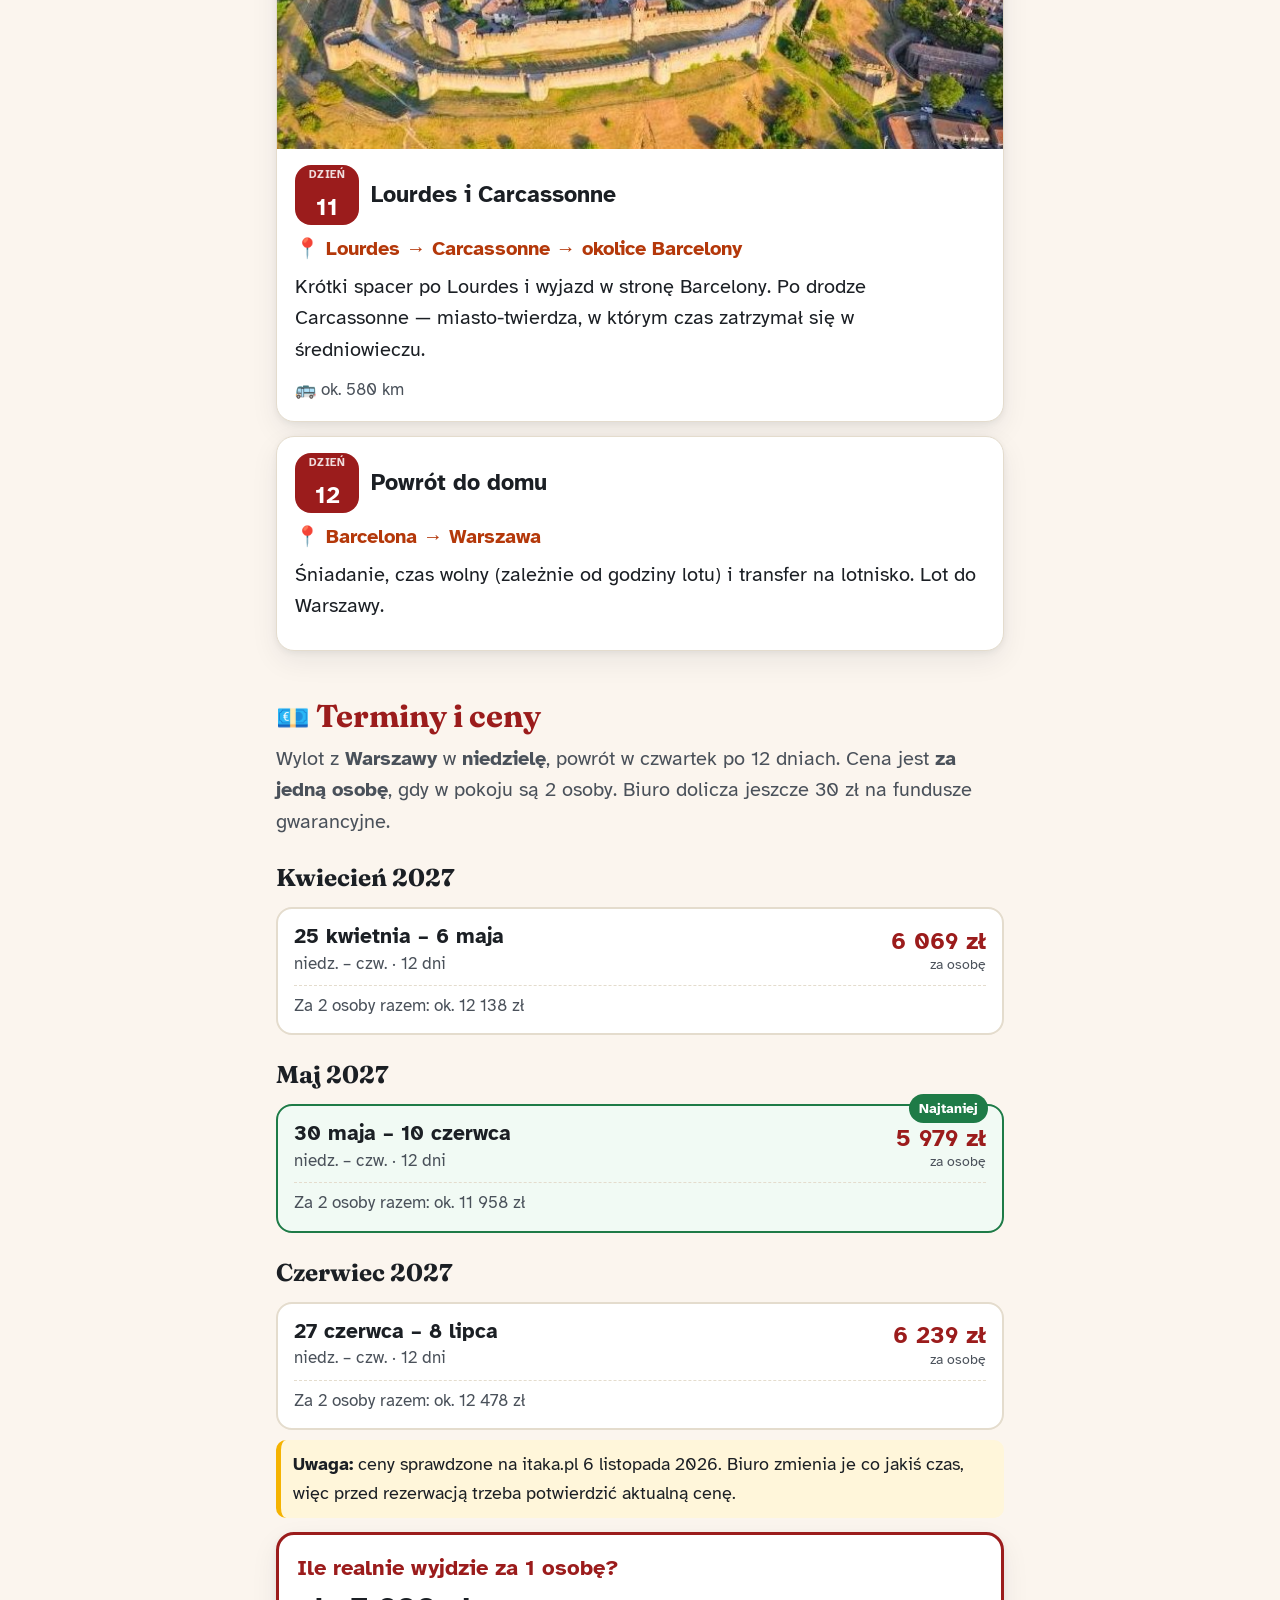
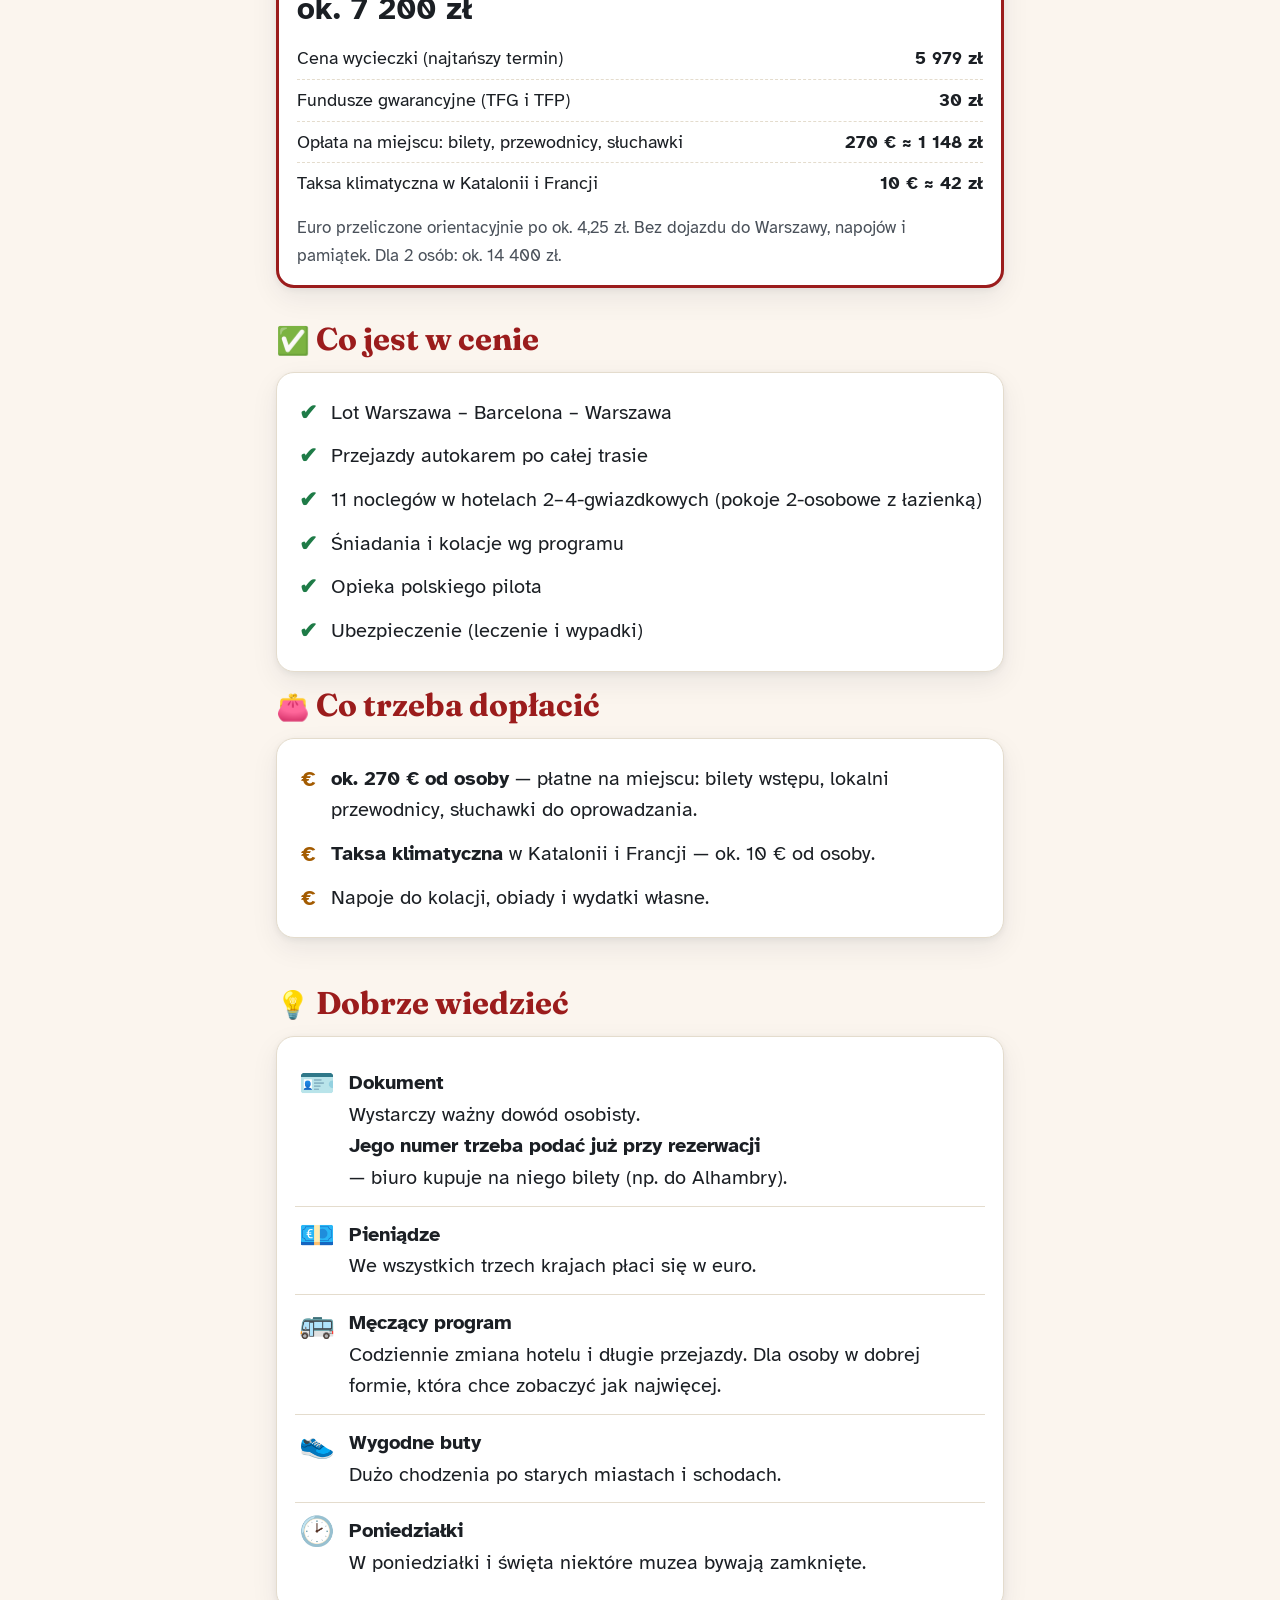
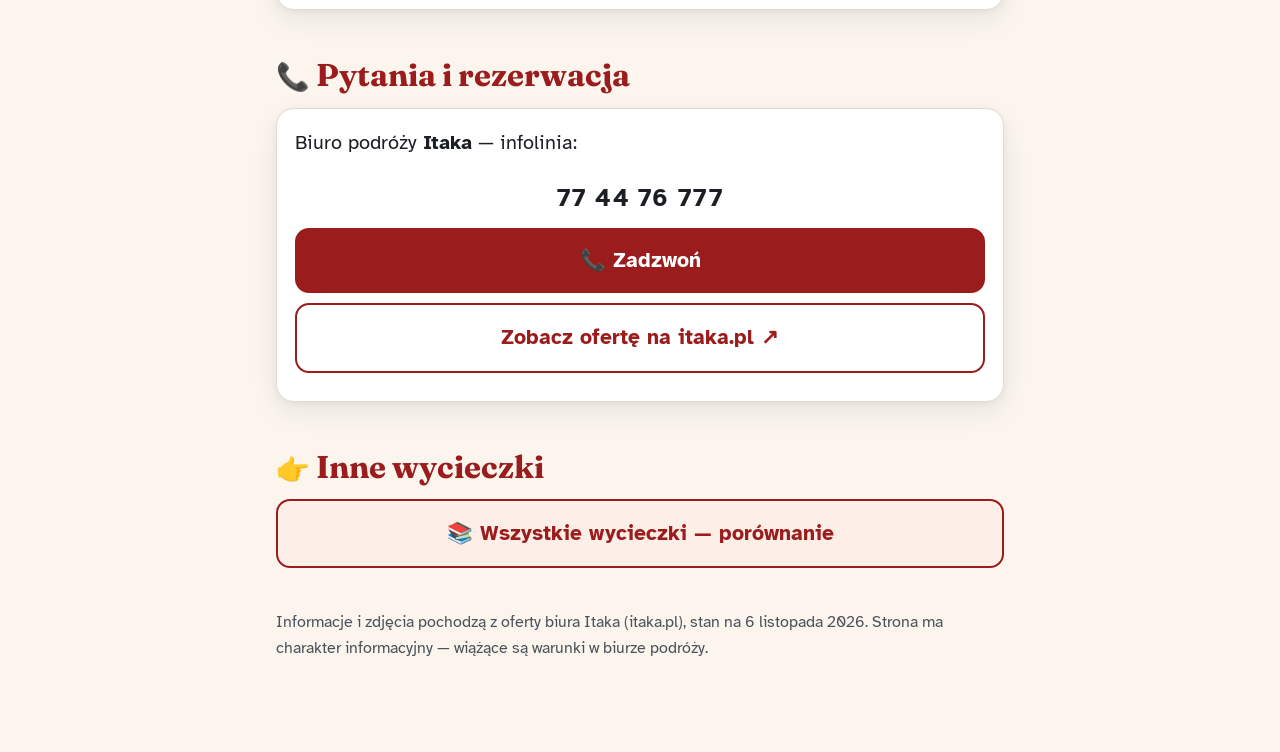
<file: itaka-hola-iberia/index.html>
<!DOCTYPE html>
<html lang="pl">
<head>
<meta charset="utf-8">
<meta name="viewport" content="width=device-width, initial-scale=1">
<title>Hola Iberia! — Itaka, 12 dni: Hiszpania, Portugalia, Francja</title>
<meta name="description" content="Wycieczka Itaki Hola Iberia: Barcelona, Andaluzja, Lizbona, Fatima, Porto, Madryt, Lourdes. Plan, terminy i ceny wiosną 2027.">
<link rel="preconnect" href="https://fonts.googleapis.com">
<link rel="preconnect" href="https://fonts.gstatic.com" crossorigin>
<link href="https://fonts.googleapis.com/css2?family=Atkinson+Hyperlegible:wght@400;700&family=Fraunces:opsz,wght@9..144,700&display=swap" rel="stylesheet">
<link rel="stylesheet" href="style.css">
</head>
<body>

<div class="textsize" role="region" aria-label="Wielkość liter">
  <div class="wrap">
    <span>Wielkość liter:</span>
    <div class="btns">
      <button type="button" data-size="normal" aria-label="Zwykłe litery">A</button>
      <button type="button" data-size="big" aria-label="Większe litery">A+</button>
      <button type="button" data-size="huge" aria-label="Największe litery">A++</button>
    </div>
  </div>
</div>

<header class="hero">
  <img src="img/hero.jpg" alt="Segowia — zamek Alkazar na skale">
  <div class="txt">
    <div class="wrap">
      <span class="kicker">Wycieczka objazdowa · Itaka</span>
      <h1>Hola Iberia!</h1>
      <p class="sub">Wielka pętla: Hiszpania, Portugalia i francuskie Lourdes</p>
    </div>
  </div>
</header>

<main class="wrap">

  <div class="facts">
    <div class="fact"><b>12 dni</b><small>11 noclegów</small></div>
    <div class="fact"><b>Warszawa</b><small>wylot do Barcelony</small></div>
    <div class="fact wide"><b>Kwiecień – czerwiec</b><small>2027, 3 terminy, wylot w niedzielę</small></div>
    <div class="fact price"><b>od <span data-cheapest>5&nbsp;979&nbsp;zł</span></b><small>za osobę (przy 2 osobach w pokoju)</small></div>
  </div>

  <div class="warn"><b>Uwaga:</b> wylot <b>tylko z Warszawy</b> — z Katowic trzeba dojechać na lotnisko Chopina.</div>
  <nav class="toc" aria-label="Spis treści">
    <a href="#skrot">W skrócie</a>
    <a href="#plan">Plan dzień po dniu</a>
    <a href="#ceny">Terminy i ceny</a>
    <a href="#doplaty">Co w cenie, co dopłacić</a>
  </nav>

  <section id="skrot">
    <h2><span class="em">📋</span>W skrócie</h2>
    <div class="card">
      <ul class="info">
        <li><span class="ic">✈️</span><div><b>Lot: Warszawa → Barcelona i z powrotem</b>Lot ok. 3 godzin. Dalej cały objazd autokarem, ok. 3900 km.</div></li>
        <li><span class="ic">🧑‍💼</span><div><b>Polski pilot</b>Przez cały objazd opiekuje się grupą.</div></li>
        <li><span class="ic">🏨</span><div><b>Hotele 2–4-gwiazdkowe</b>Prawie co noc inny hotel. Śniadania i kolacje w cenie.</div></li>
        <li><span class="ic">🗺️</span><div><b>Trzy kraje w 12 dni</b>Barcelona, Walencja, Granada, Kordoba, Sewilla, Lizbona, Fatima, Porto, Salamanka, Ávila, Madryt, Segowia, Burgos, San Sebastián, Lourdes, Carcassonne.</div></li>
        <li><span class="ic">⚡</span><div><b>Bardzo intensywnie</b>Codziennie zwiedzanie i przejazd, kilka dni po 450–580 km. Raz pobudka bardzo wcześnie (śniadanie na wynos).</div></li>
      </ul>
    </div>
  </section>

  <section id="mapa">
    <h2><span class="em">🗺️</span>Trasa na mapie</h2>
    <button type="button" class="map-btn" data-zoom="img/mapa.jpg" data-alt="Mapa trasy wycieczki">
      <img src="img/mapa.jpg" alt="Mapa trasy: Barcelona, Walencja, Granada, Kordoba, Sewilla, Lizbona, Fatima, Porto, Salamanka, Ávila, Madryt, Segowia, Burgos, San Sebastián, Lourdes, Carcassonne">
    </button>
    <p class="map-hint">Dotknij mapy, żeby ją powiększyć.</p>
  </section>

  <section id="plan">
    <h2><span class="em">🗓️</span>Plan dzień po dniu</h2>
    <p class="lead">Kolejność zwiedzania może się nieco zmienić — o szczegółach decyduje pilot na miejscu.</p>

    <article class="card day">
      <div class="body">
        <div class="head"><div class="num"><small>dzień</small><span>1</span></div><h3>Przylot do Barcelony</h3></div>
        <p class="where">📍 Warszawa → Barcelona</p>
        <p>Zbiórka na lotnisku w Warszawie i lot do Barcelony. Transfer do hotelu, czas wolny (zależnie od godziny przylotu), kolacja i nocleg.</p>
      </div>
    </article>

    <article class="card day">
      <img src="img/barcelona.jpg" alt="Barcelona z lotu ptaka, w tle Sagrada Família" loading="lazy">
      <div class="body">
        <div class="head"><div class="num"><small>dzień</small><span>2</span></div><h3>Barcelona — miasto Gaudíego</h3></div>
        <p class="where">📍 Barcelona</p>
        <p>Przejście pod słynną świątynią Sagrada Família i spacer elegancką ulicą Passeig de Gràcia z kamienicami Gaudíego (Casa Milà, Casa Batlló). W czasie wolnym: katedra, deptak La Rambla z halą targową La Boqueria i stare kościoły Dzielnicy Gotyckiej.</p>
        <p class="km">🚌 ok. 350 km — wieczorem przejazd w stronę Walencji</p>
      </div>
    </article>

    <article class="card day">
      <img src="img/walencja.jpg" alt="Walencja — futurystyczne Miasteczko Sztuki i Nauki" loading="lazy">
      <div class="body">
        <div class="head"><div class="num"><small>dzień</small><span>3</span></div><h3>Walencja i widok na Sierra Nevada</h3></div>
        <p class="where">📍 Walencja → okolice Granady</p>
        <p>Spacer po starówce Walencji: katedra, jeden z największych targów w Europie, dawna Giełda Jedwabiu. Potem futurystyczne Miasteczko Sztuki i Nauki. Po południu piękna trasa z widokiem na najwyższe góry Hiszpanii.</p>
        <p class="km">🚌 ok. 480 km</p>
      </div>
    </article>

    <article class="card day">
      <img src="img/alhambra.jpg" alt="Granada — Alhambra na tle ośnieżonych gór Sierra Nevada" loading="lazy">
      <div class="body">
        <div class="head"><div class="num"><small>dzień</small><span>4</span></div><h3>Alhambra i Kordoba</h3></div>
        <p class="where">📍 Granada · Kordoba</p>
        <p>Rano Alhambra w Granadzie — wspaniały pałac arabskich władców — i ogrody Generalife. Po południu Kordoba i jej Mezquita, ogromny dawny meczet, w środku którego zbudowano katedrę.</p>
        <p class="km">🚌 ok. 350 km</p>
        <div class="note"><b>Ważne:</b> biuro nie gwarantuje wejścia do pałaców Alhambry (bilety są limitowane). Gdyby się nie udało, zwiedza się same ogrody, a różnica w cenie jest zwracana.</div>
      </div>
    </article>

    <article class="card day">
      <img src="img/sewilla-plac.jpg" alt="Sewilla — Plac Hiszpański" loading="lazy">
      <div class="body">
        <div class="head"><div class="num"><small>dzień</small><span>5</span></div><h3>Sewilla — stolica Andaluzji</h3></div>
        <p class="where">📍 Sewilla</p>
        <p>Kręte uliczki dawnej dzielnicy żydowskiej Santa Cruz, ogromna gotycka katedra (albo Kościół Zbawiciela), pałac Dom Piłata z ogrodami, Plac Hiszpański i Plac Ameryki.</p>
        <p class="km">🚌 ok. 480 km — wieczorem przejazd w stronę Portugalii</p>
      </div>
    </article>

    <article class="card day">
      <img src="img/cabo-da-roca.jpg" alt="Cabo da Roca — latarnia na klifie nad oceanem" loading="lazy">
      <div class="body">
        <div class="head"><div class="num"><small>dzień</small><span>6</span></div><h3>Koniec Europy, Lizbona i Fatima</h3></div>
        <p class="where">📍 Cabo da Roca · Lizbona · Fatima</p>
        <p>Przylądek Cabo da Roca — najdalej na zachód wysunięty punkt Europy, z latarnią na 140-metrowym klifie. Lizbona: dzielnica Belém z wieżą, Pomnikiem Odkrywców i klasztorem Hieronimitów, potem centrum miasta. Wieczorem Fatima — możliwość udziału w nabożeństwie.</p>
        <p class="km">🚌 ok. 220 km</p>
      </div>
    </article>

    <article class="card day">
      <img src="img/porto-most.jpg" alt="Porto — żelazny most nad rzeką Duero" loading="lazy">
      <div class="body">
        <div class="head"><div class="num"><small>dzień</small><span>7</span></div><h3>Porto i Salamanka</h3></div>
        <p class="where">📍 Porto (Portugalia) → Salamanka (Hiszpania)</p>
        <p>Bardzo wczesny wyjazd, śniadanie na wynos. Porto: wąskie uliczki starego miasta, katedra z widokiem na rzekę i dworzec wyłożony niebieskimi kafelkami. Po południu Salamanka — złote kamienice, najpiękniejszy rynek Hiszpanii (Plaza Mayor), stary uniwersytet i dwie katedry.</p>
        <p class="km">🚌 ok. 550 km — jeden z najdłuższych dni</p>
      </div>
    </article>

    <article class="card day">
      <img src="img/avila.jpg" alt="Ávila — średniowieczne mury i katedra" loading="lazy">
      <div class="body">
        <div class="head"><div class="num"><small>dzień</small><span>8</span></div><h3>Ávila i Madryt</h3></div>
        <p class="where">📍 Ávila · Madryt</p>
        <p>Ávila — miasto otoczone średniowiecznymi murami, z katedrą i romańską bazyliką. Potem Madryt: Plaza Mayor, Plac Hiszpański z pomnikiem Cervantesa, pałac królewski i arena Las Ventas. Czas na muzeum Prado albo spacer po parku Retiro.</p>
        <p class="km">🚌 ok. 220 km</p>
      </div>
    </article>

    <article class="card day">
      <img src="img/burgos.jpg" alt="Burgos — gotycka katedra" loading="lazy">
      <div class="body">
        <div class="head"><div class="num"><small>dzień</small><span>9</span></div><h3>Segowia i Burgos</h3></div>
        <p class="where">📍 Segowia · Burgos</p>
        <p>Segowia słynie z ogromnego rzymskiego akweduktu nad centrum miasta, katedry i zamku Alkazar (jak na zdjęciu na górze strony). Potem Burgos i jego gotycka katedra, jedna z najpiękniejszych w Hiszpanii.</p>
        <p class="km">🚌 ok. 300 km</p>
      </div>
    </article>

    <article class="card day">
      <img src="img/lourdes.jpg" alt="Lourdes — bazylika nad rzeką" loading="lazy">
      <div class="body">
        <div class="head"><div class="num"><small>dzień</small><span>10</span></div><h3>San Sebastián i Lourdes</h3></div>
        <p class="where">📍 San Sebastián (Hiszpania) → Lourdes (Francja)</p>
        <p>San Sebastián — elegancki kurort nad zatoką La Concha, spacer po starówce i czas na baskijskie przekąski. Potem przejazd do francuskiego Lourdes. Wieczorem można wziąć udział w procesji ze świecami.</p>
        <p class="km">🚌 ok. 420 km</p>
      </div>
    </article>

    <article class="card day">
      <img src="img/carcassonne.jpg" alt="Carcassonne — średniowieczna twierdza z murami" loading="lazy">
      <div class="body">
        <div class="head"><div class="num"><small>dzień</small><span>11</span></div><h3>Lourdes i Carcassonne</h3></div>
        <p class="where">📍 Lourdes → Carcassonne → okolice Barcelony</p>
        <p>Krótki spacer po Lourdes i wyjazd w stronę Barcelony. Po drodze Carcassonne — miasto-twierdza, w którym czas zatrzymał się w średniowieczu.</p>
        <p class="km">🚌 ok. 580 km</p>
      </div>
    </article>

    <article class="card day">
      <div class="body">
        <div class="head"><div class="num"><small>dzień</small><span>12</span></div><h3>Powrót do domu</h3></div>
        <p class="where">📍 Barcelona → Warszawa</p>
        <p>Śniadanie, czas wolny (zależnie od godziny lotu) i transfer na lotnisko. Lot do Warszawy.</p>
      </div>
    </article>

  </section>

  <section id="ceny">
    <h2><span class="em">💶</span>Terminy i ceny</h2>
    <p class="lead">Wylot z <b>Warszawy</b> w <b>niedzielę</b>, powrót w czwartek po 12 dniach. Cena jest <b>za jedną osobę</b>, gdy w pokoju są 2 osoby. Biuro dolicza jeszcze 30&nbsp;zł na fundusze gwarancyjne.</p>

    <h3 class="month">Kwiecień 2027</h3>
    <div class="term" data-price="6069"><div><div class="dates">25 kwietnia – 6 maja</div><div class="days">niedz. – czw. · 12 dni</div></div><div class="pp">6&nbsp;069&nbsp;zł<small>za osobę</small></div><div class="tot"></div></div>

    <h3 class="month">Maj 2027</h3>
    <div class="term" data-price="5979"><div><div class="dates">30 maja – 10 czerwca</div><div class="days">niedz. – czw. · 12 dni</div></div><div class="pp">5&nbsp;979&nbsp;zł<small>za osobę</small></div><div class="tot"></div></div>

    <h3 class="month">Czerwiec 2027</h3>
    <div class="term" data-price="6239"><div><div class="dates">27 czerwca – 8 lipca</div><div class="days">niedz. – czw. · 12 dni</div></div><div class="pp">6&nbsp;239&nbsp;zł<small>za osobę</small></div><div class="tot"></div></div>

    <div class="note"><b>Uwaga:</b> ceny sprawdzone na itaka.pl 6 listopada 2026. Biuro zmienia je co jakiś czas, więc przed rezerwacją trzeba potwierdzić aktualną cenę.</div>

    <div class="cost">
      <h3>Ile realnie wyjdzie za 1 osobę?</h3>
      <div class="big">ok. 7&nbsp;200&nbsp;zł</div>
      <table>
        <tr><td>Cena wycieczki (najtańszy termin)</td><td>5&nbsp;979&nbsp;zł</td></tr>
        <tr><td>Fundusze gwarancyjne (TFG i TFP)</td><td>30&nbsp;zł</td></tr>
        <tr><td>Opłata na miejscu: bilety, przewodnicy, słuchawki</td><td>270&nbsp;€ ≈ 1&nbsp;148&nbsp;zł</td></tr>
        <tr><td>Taksa klimatyczna w Katalonii i Francji</td><td>10&nbsp;€ ≈ 42&nbsp;zł</td></tr>
      </table>
      <p>Euro przeliczone orientacyjnie po ok. 4,25&nbsp;zł. Bez dojazdu do Warszawy, napojów i pamiątek. Dla 2 osób: ok. 14&nbsp;400&nbsp;zł.</p>
    </div>
  </section>

  <section id="doplaty">
    <h2><span class="em">✅</span>Co jest w cenie</h2>
    <div class="card">
      <ul class="check">
        <li>Lot Warszawa – Barcelona – Warszawa</li>
        <li>Przejazdy autokarem po całej trasie</li>
        <li>11 noclegów w hotelach 2–4-gwiazdkowych (pokoje 2-osobowe z łazienką)</li>
        <li>Śniadania i kolacje wg programu</li>
        <li>Opieka polskiego pilota</li>
        <li>Ubezpieczenie (leczenie i wypadki)</li>
      </ul>
    </div>

    <h2><span class="em">👛</span>Co trzeba dopłacić</h2>
    <div class="card">
      <ul class="cross">
        <li><b>ok. 270 € od osoby</b> — płatne na miejscu: bilety wstępu, lokalni przewodnicy, słuchawki do oprowadzania.</li>
        <li><b>Taksa klimatyczna</b> w Katalonii i Francji — ok. 10 € od osoby.</li>
        <li>Napoje do kolacji, obiady i wydatki własne.</li>
      </ul>
    </div>
  </section>

  <section id="wazne">
    <h2><span class="em">💡</span>Dobrze wiedzieć</h2>
    <div class="card">
      <ul class="info">
        <li><span class="ic">🪪</span><div><b>Dokument</b>Wystarczy ważny dowód osobisty. <b>Jego numer trzeba podać już przy rezerwacji</b> — biuro kupuje na niego bilety (np. do Alhambry).</div></li>
        <li><span class="ic">💶</span><div><b>Pieniądze</b>We wszystkich trzech krajach płaci się w euro.</div></li>
        <li><span class="ic">🚌</span><div><b>Męczący program</b>Codziennie zmiana hotelu i długie przejazdy. Dla osoby w dobrej formie, która chce zobaczyć jak najwięcej.</div></li>
        <li><span class="ic">👟</span><div><b>Wygodne buty</b>Dużo chodzenia po starych miastach i schodach.</div></li>
        <li><span class="ic">🕑</span><div><b>Poniedziałki</b>W poniedziałki i święta niektóre muzea bywają zamknięte.</div></li>
      </ul>
    </div>
  </section>

  <section id="kontakt" class="contact">
    <h2><span class="em">📞</span>Pytania i rezerwacja</h2>
    <div class="card">
      <p style="margin-top:0">Biuro podróży <b>Itaka</b> — infolinia:</p>
      <p class="num">77 44 76 777</p>
      <a class="big call" href="tel:+48774476777">📞 Zadzwoń</a>
      <a class="big web" href="https://www.itaka.pl/wycieczki/hiszpania/hola-iberia!,BCNHOLA/" target="_blank" rel="noopener">Zobacz ofertę na itaka.pl ↗</a>
    </div>
  </section>

  <section id="inne">
    <h2><span class="em">👉</span>Inne wycieczki</h2>
    <a class="hub-link" href="../index.html">📚 Wszystkie wycieczki — porównanie</a>
  </section>

  <footer>
    Informacje i zdjęcia pochodzą z oferty biura Itaka (itaka.pl), stan na 6 listopada 2026. Strona ma charakter informacyjny — wiążące są warunki w biurze podróży.
  </footer>
</main>

<button type="button" class="top" id="top" aria-label="Wróć na górę strony">↑</button>

<div class="lightbox" id="lightbox" role="dialog" aria-label="Powiększone zdjęcie">
  <span class="tip">↔ Przesuń palcem</span>
  <button type="button" class="close" data-close>✕ Zamknij</button>
  <img alt="">
</div>

<script src="app.js"></script>
</body>
</html>
</file>
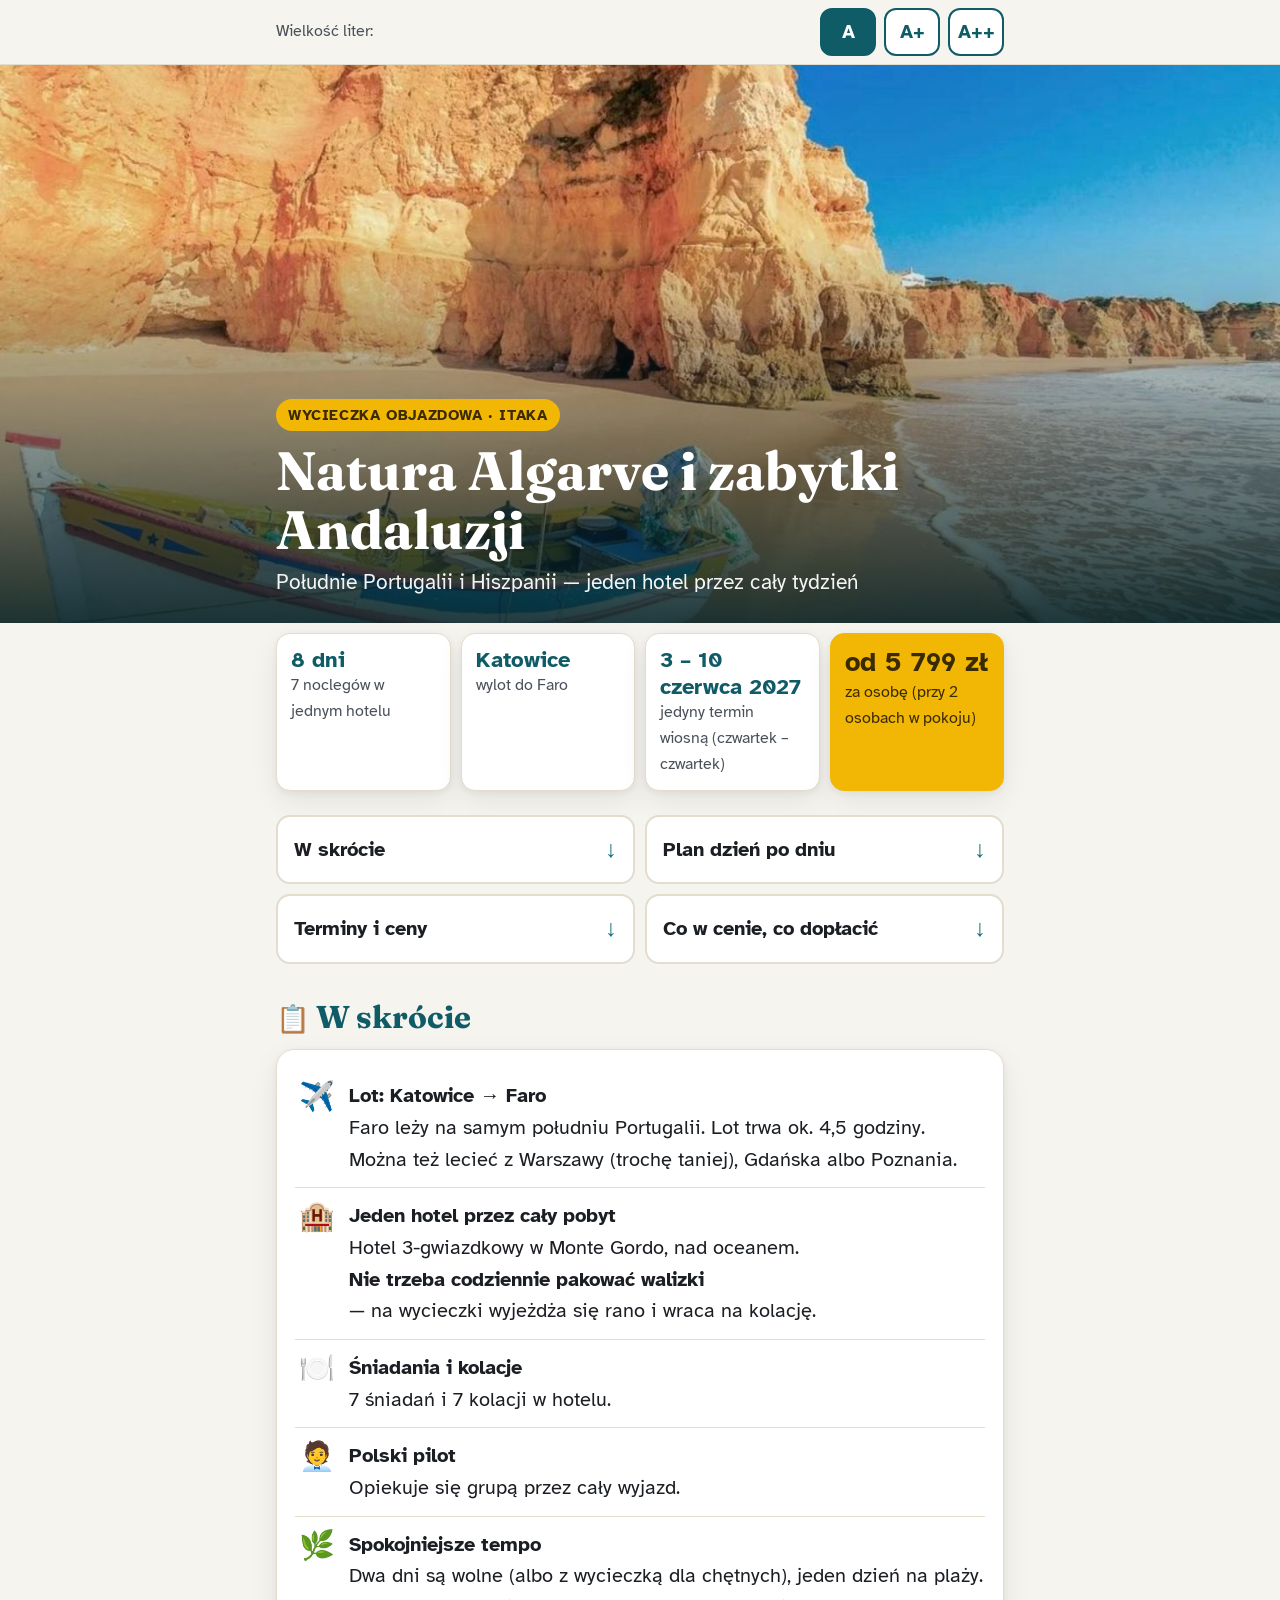
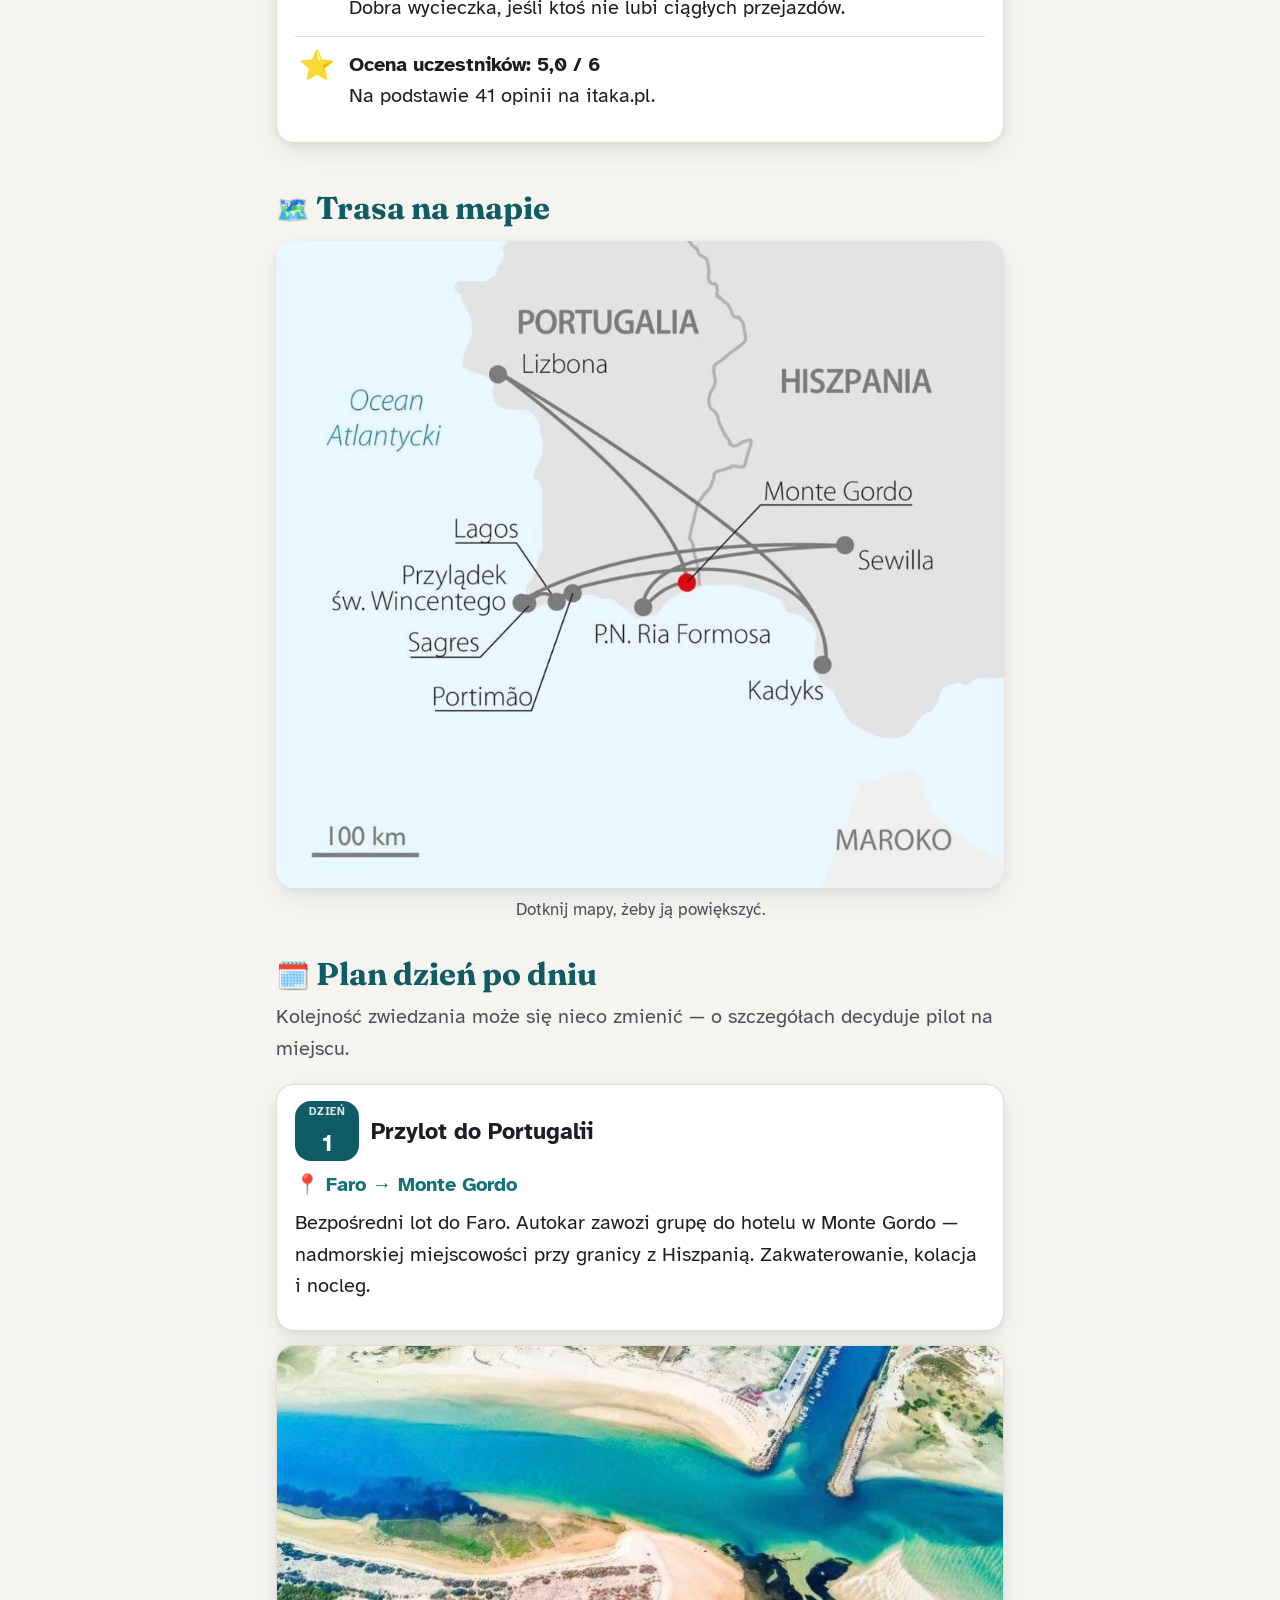
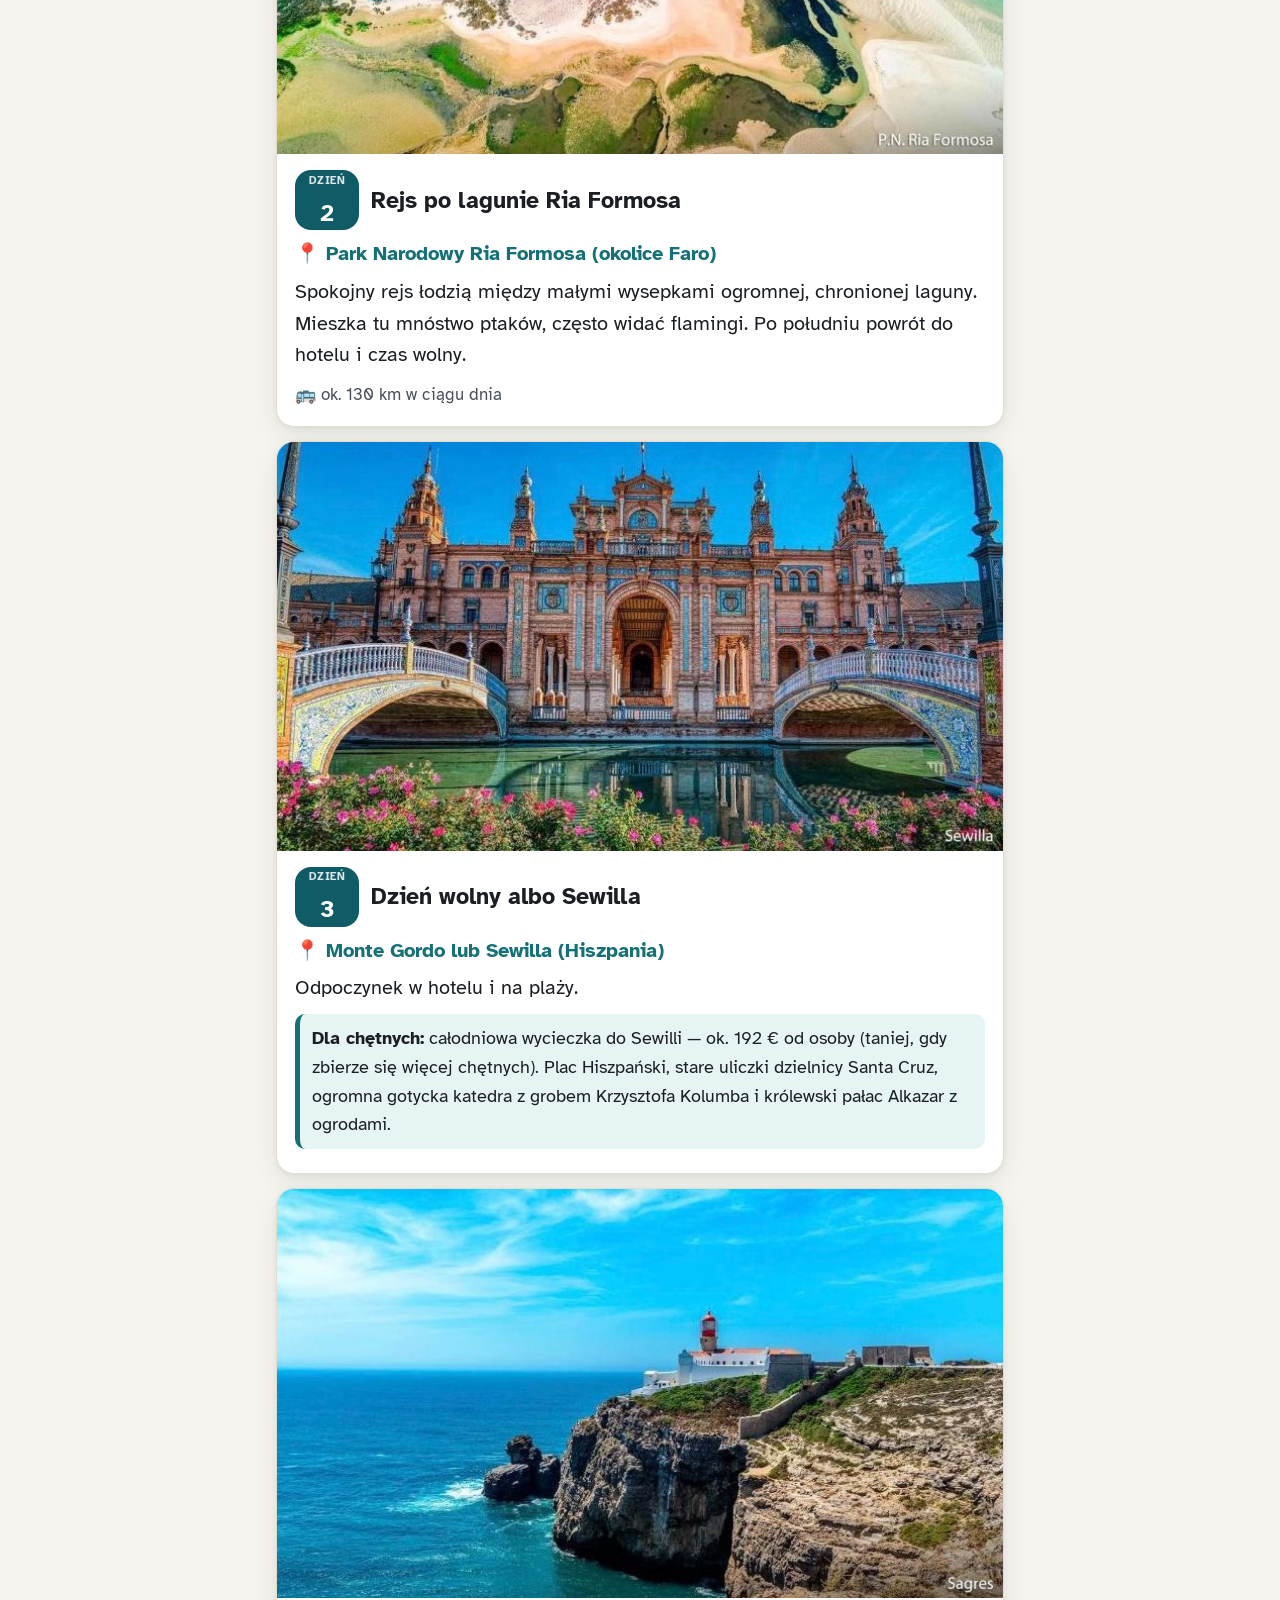
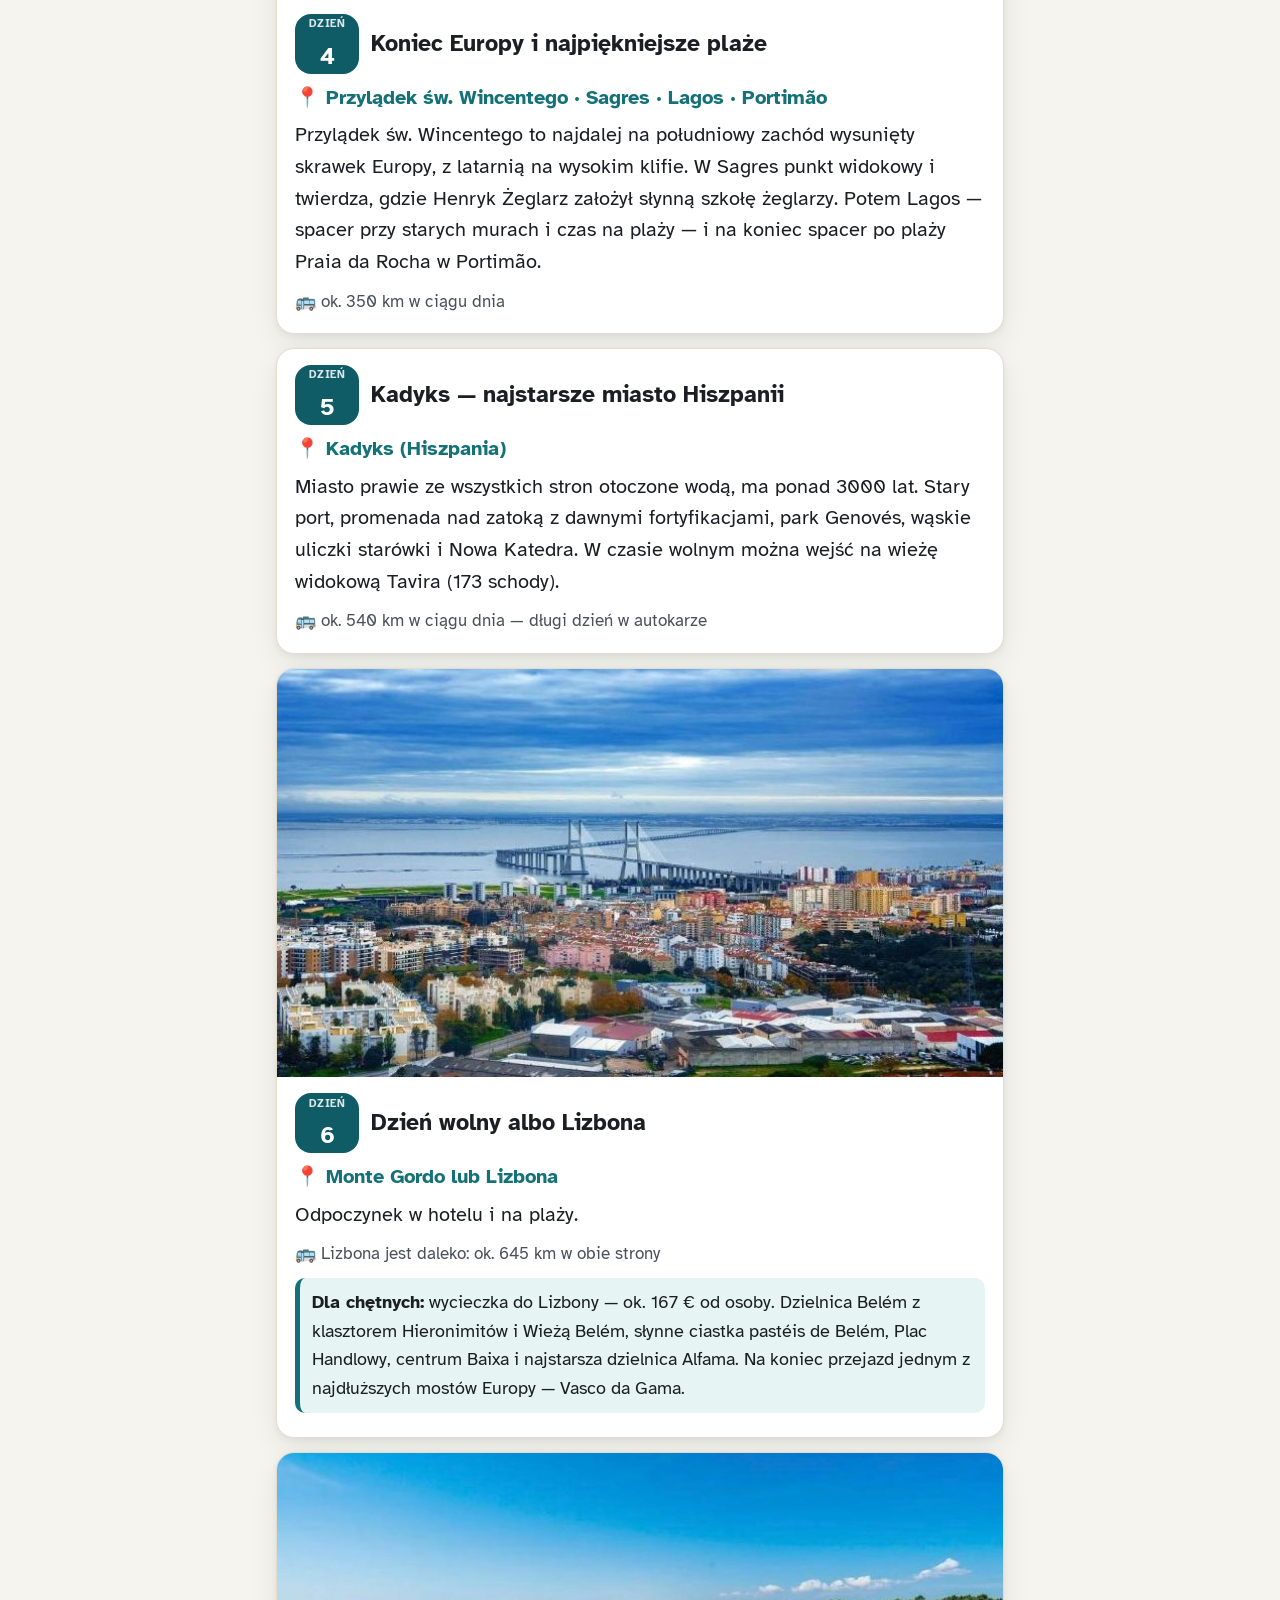
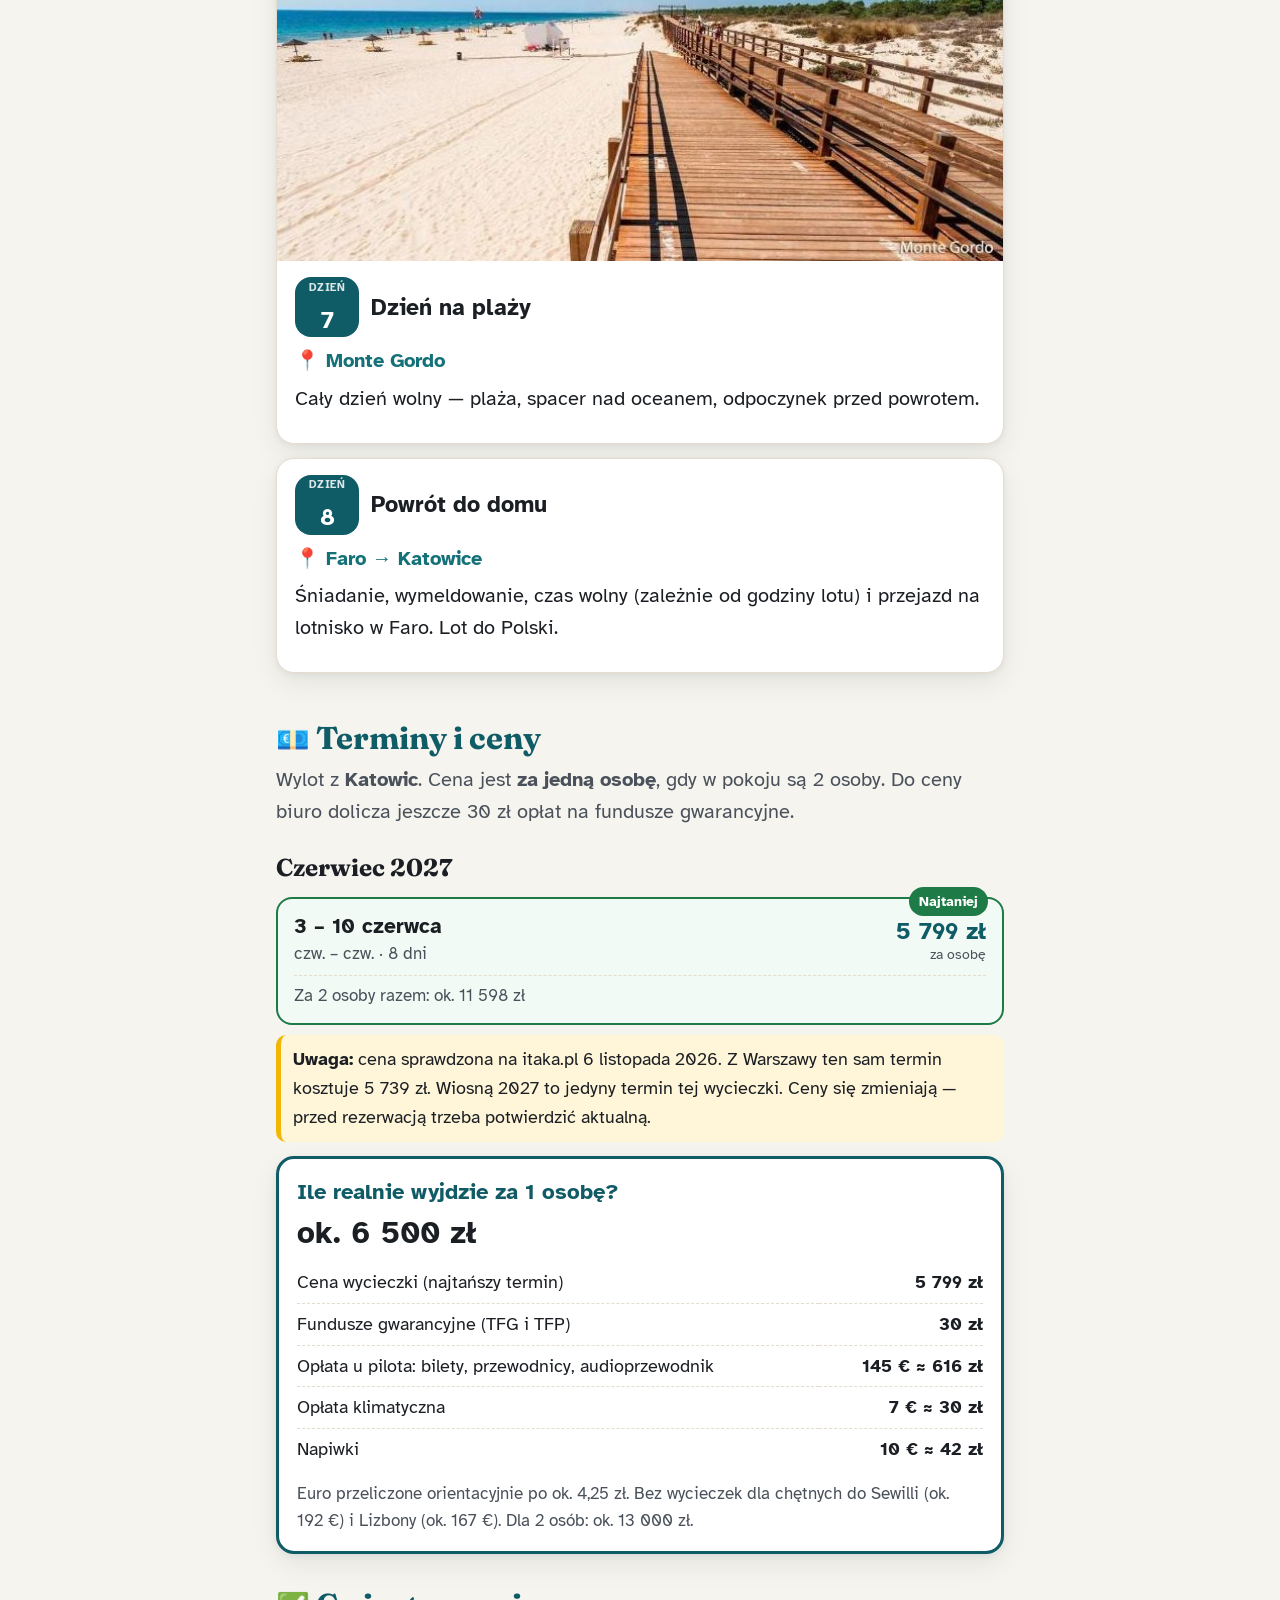
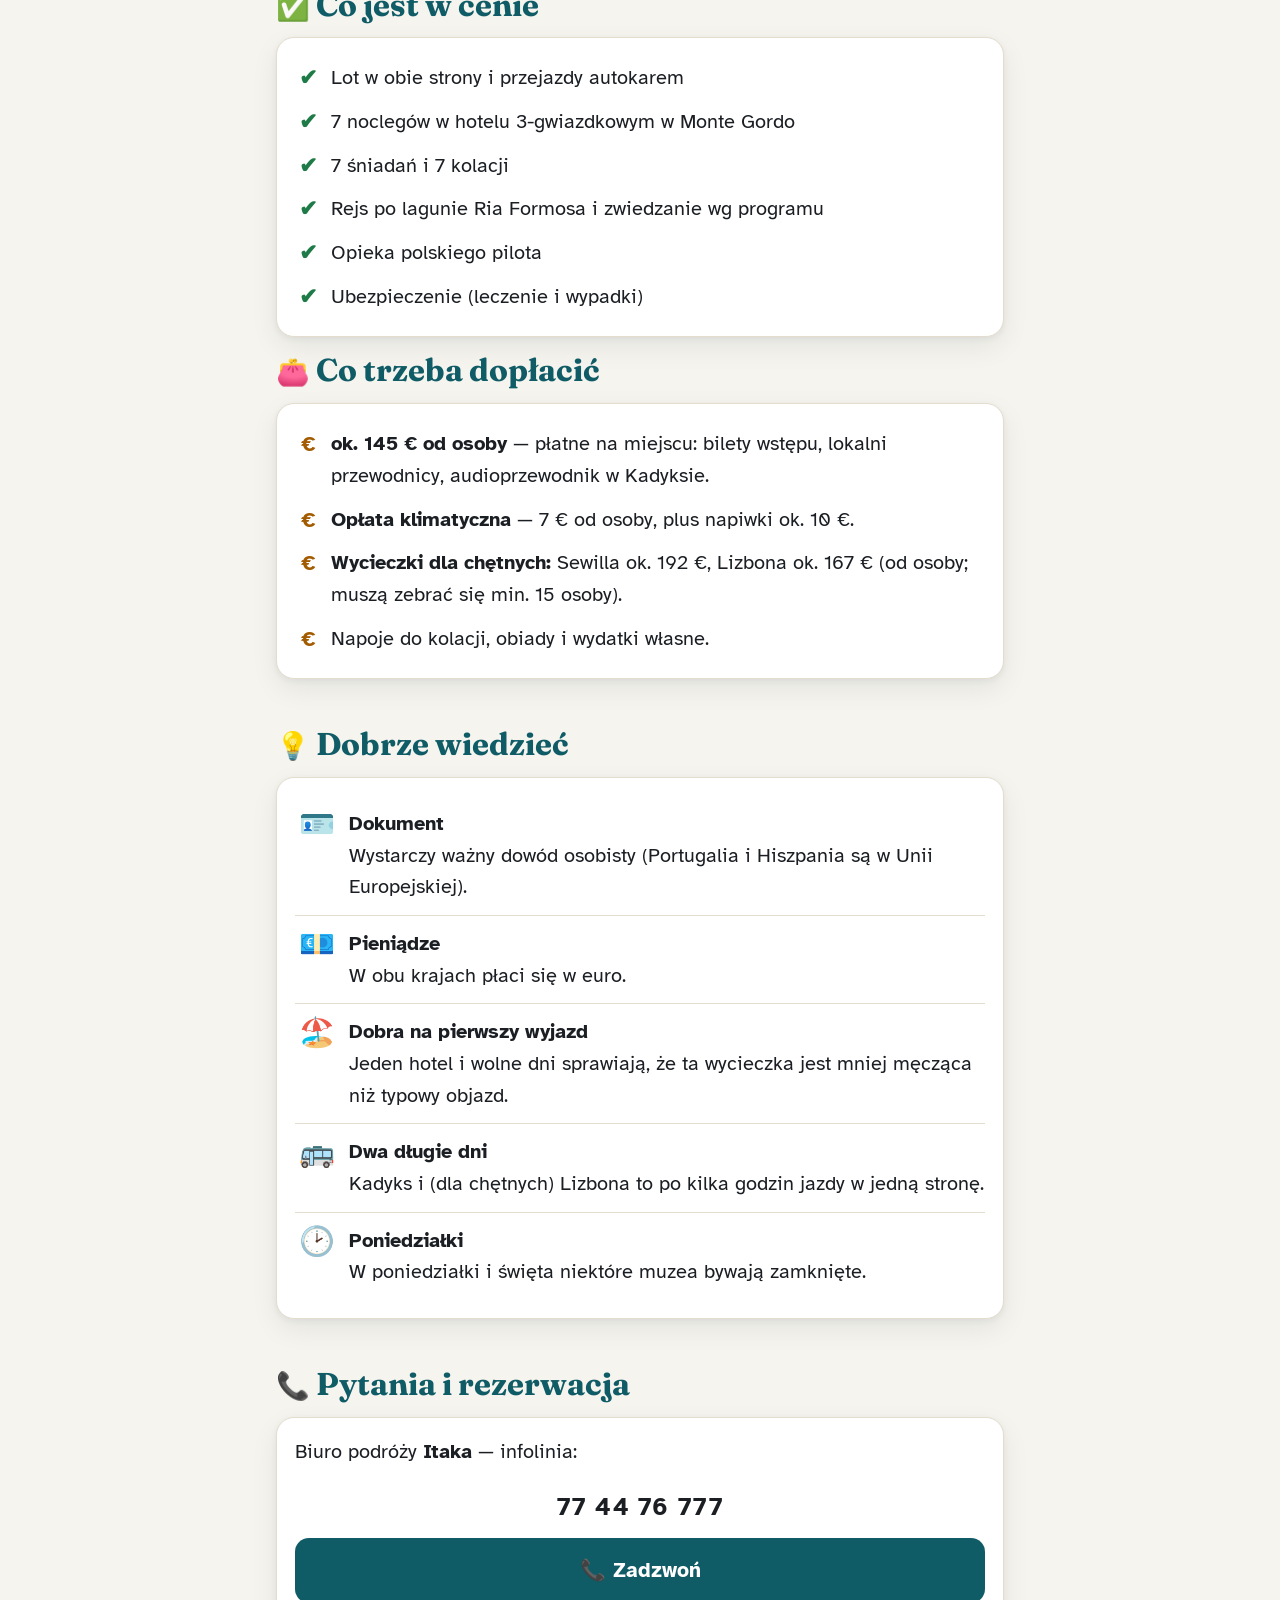
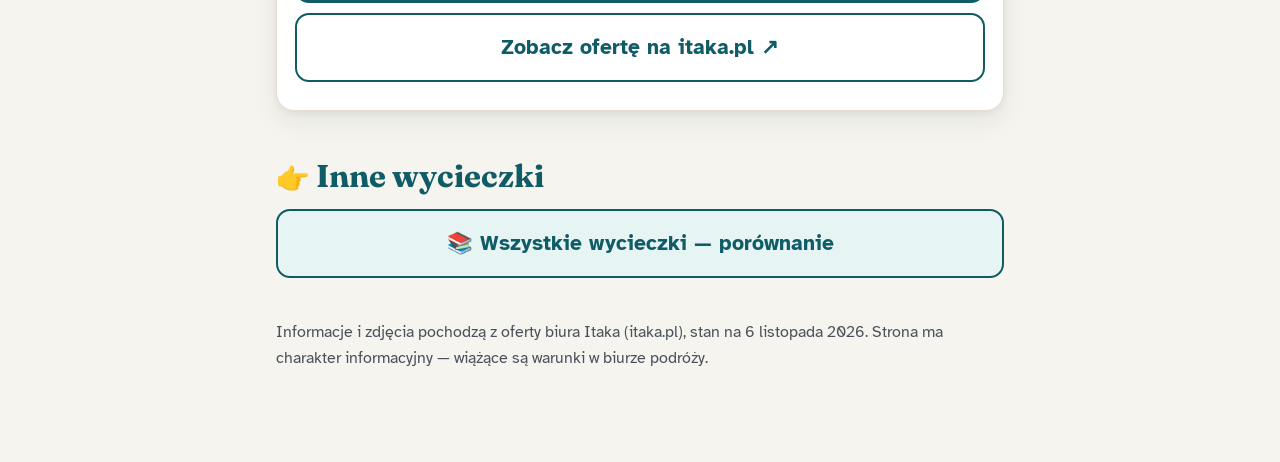
<file: itaka-natura-algarve/index.html>
<!DOCTYPE html>
<html lang="pl">
<head>
<meta charset="utf-8">
<meta name="viewport" content="width=device-width, initial-scale=1">
<title>Natura Algarve i zabytki Andaluzji — Itaka, 8 dni z Katowic</title>
<meta name="description" content="Wycieczka Itaki po Algarve i Andaluzji: plan dzień po dniu, termin i cena z wylotem z Katowic, opłaty na miejscu.">
<link rel="preconnect" href="https://fonts.googleapis.com">
<link rel="preconnect" href="https://fonts.gstatic.com" crossorigin>
<link href="https://fonts.googleapis.com/css2?family=Atkinson+Hyperlegible:wght@400;700&family=Fraunces:opsz,wght@9..144,700&display=swap" rel="stylesheet">
<link rel="stylesheet" href="style.css">
</head>
<body>

<div class="textsize" role="region" aria-label="Wielkość liter">
  <div class="wrap">
    <span>Wielkość liter:</span>
    <div class="btns">
      <button type="button" data-size="normal" aria-label="Zwykłe litery">A</button>
      <button type="button" data-size="big" aria-label="Większe litery">A+</button>
      <button type="button" data-size="huge" aria-label="Największe litery">A++</button>
    </div>
  </div>
</div>

<header class="hero">
  <img src="img/hero.jpg" alt="Plaża w Portimão — złote skały i kolorowa łódź rybacka">
  <div class="txt">
    <div class="wrap">
      <span class="kicker">Wycieczka objazdowa · Itaka</span>
      <h1>Natura Algarve i&nbsp;zabytki Andaluzji</h1>
      <p class="sub">Południe Portugalii i Hiszpanii — jeden hotel przez cały tydzień</p>
    </div>
  </div>
</header>

<main class="wrap">

  <div class="facts">
    <div class="fact"><b>8 dni</b><small>7 noclegów w jednym hotelu</small></div>
    <div class="fact"><b>Katowice</b><small>wylot do Faro</small></div>
    <div class="fact wide"><b>3 – 10 czerwca 2027</b><small>jedyny termin wiosną (czwartek – czwartek)</small></div>
    <div class="fact price"><b>od <span data-cheapest>5&nbsp;799&nbsp;zł</span></b><small>za osobę (przy 2 osobach w pokoju)</small></div>
  </div>

  <nav class="toc" aria-label="Spis treści">
    <a href="#skrot">W skrócie</a>
    <a href="#plan">Plan dzień po dniu</a>
    <a href="#ceny">Terminy i ceny</a>
    <a href="#doplaty">Co w cenie, co dopłacić</a>
  </nav>

  <section id="skrot">
    <h2><span class="em">📋</span>W skrócie</h2>
    <div class="card">
      <ul class="info">
        <li><span class="ic">✈️</span><div><b>Lot: Katowice → Faro</b>Faro leży na samym południu Portugalii. Lot trwa ok. 4,5 godziny. Można też lecieć z Warszawy (trochę taniej), Gdańska albo Poznania.</div></li>
        <li><span class="ic">🏨</span><div><b>Jeden hotel przez cały pobyt</b>Hotel 3-gwiazdkowy w Monte Gordo, nad oceanem. <b>Nie trzeba codziennie pakować walizki</b> — na wycieczki wyjeżdża się rano i wraca na kolację.</div></li>
        <li><span class="ic">🍽️</span><div><b>Śniadania i kolacje</b>7 śniadań i 7 kolacji w hotelu.</div></li>
        <li><span class="ic">🧑‍💼</span><div><b>Polski pilot</b>Opiekuje się grupą przez cały wyjazd.</div></li>
        <li><span class="ic">🌿</span><div><b>Spokojniejsze tempo</b>Dwa dni są wolne (albo z wycieczką dla chętnych), jeden dzień na plaży. Dobra wycieczka, jeśli ktoś nie lubi ciągłych przejazdów.</div></li>
        <li><span class="ic">⭐</span><div><b>Ocena uczestników: 5,0 / 6</b>Na podstawie 41 opinii na itaka.pl.</div></li>
      </ul>
    </div>
  </section>

  <section id="mapa">
    <h2><span class="em">🗺️</span>Trasa na mapie</h2>
    <button type="button" class="map-btn" data-zoom="img/mapa.jpg" data-alt="Mapa trasy wycieczki">
      <img src="img/mapa.jpg" alt="Mapa trasy: Faro, Monte Gordo, Ria Formosa, Sewilla, Kadyks, Sagres, Lagos, Portimão, Lizbona">
    </button>
    <p class="map-hint">Dotknij mapy, żeby ją powiększyć.</p>
  </section>

  <section id="plan">
    <h2><span class="em">🗓️</span>Plan dzień po dniu</h2>
    <p class="lead">Kolejność zwiedzania może się nieco zmienić — o szczegółach decyduje pilot na miejscu.</p>

    <article class="card day">
      <div class="body">
        <div class="head"><div class="num"><small>dzień</small><span>1</span></div><h3>Przylot do Portugalii</h3></div>
        <p class="where">📍 Faro → Monte Gordo</p>
        <p>Bezpośredni lot do Faro. Autokar zawozi grupę do hotelu w Monte Gordo — nadmorskiej miejscowości przy granicy z Hiszpanią. Zakwaterowanie, kolacja i nocleg.</p>
      </div>
    </article>

    <article class="card day">
      <img src="img/ria-formosa.jpg" alt="Laguna Ria Formosa z lotu ptaka" loading="lazy">
      <div class="body">
        <div class="head"><div class="num"><small>dzień</small><span>2</span></div><h3>Rejs po lagunie Ria Formosa</h3></div>
        <p class="where">📍 Park Narodowy Ria Formosa (okolice Faro)</p>
        <p>Spokojny rejs łodzią między małymi wysepkami ogromnej, chronionej laguny. Mieszka tu mnóstwo ptaków, często widać flamingi. Po południu powrót do hotelu i czas wolny.</p>
        <p class="km">🚌 ok. 130 km w ciągu dnia</p>
      </div>
    </article>

    <article class="card day">
      <img src="img/sewilla-plac.jpg" alt="Sewilla — Plac Hiszpański" loading="lazy">
      <div class="body">
        <div class="head"><div class="num"><small>dzień</small><span>3</span></div><h3>Dzień wolny albo Sewilla</h3></div>
        <p class="where">📍 Monte Gordo lub Sewilla (Hiszpania)</p>
        <p>Odpoczynek w hotelu i na plaży.</p>
        <div class="extra"><b>Dla chętnych:</b> całodniowa wycieczka do Sewilli — ok. 192&nbsp;€ od osoby (taniej, gdy zbierze się więcej chętnych). Plac Hiszpański, stare uliczki dzielnicy Santa Cruz, ogromna gotycka katedra z grobem Krzysztofa Kolumba i królewski pałac Alkazar z ogrodami.</div>
      </div>
    </article>

    <article class="card day">
      <img src="img/sagres-latarnia.jpg" alt="Latarnia na klifie przylądka św. Wincentego" loading="lazy">
      <div class="body">
        <div class="head"><div class="num"><small>dzień</small><span>4</span></div><h3>Koniec Europy i najpiękniejsze plaże</h3></div>
        <p class="where">📍 Przylądek św. Wincentego · Sagres · Lagos · Portimão</p>
        <p>Przylądek św. Wincentego to najdalej na południowy zachód wysunięty skrawek Europy, z latarnią na wysokim klifie. W Sagres punkt widokowy i twierdza, gdzie Henryk Żeglarz założył słynną szkołę żeglarzy. Potem Lagos — spacer przy starych murach i czas na plaży — i na koniec spacer po plaży Praia da Rocha w Portimão.</p>
        <p class="km">🚌 ok. 350 km w ciągu dnia</p>
      </div>
    </article>

    <article class="card day">
      <div class="body">
        <div class="head"><div class="num"><small>dzień</small><span>5</span></div><h3>Kadyks — najstarsze miasto Hiszpanii</h3></div>
        <p class="where">📍 Kadyks (Hiszpania)</p>
        <p>Miasto prawie ze wszystkich stron otoczone wodą, ma ponad 3000 lat. Stary port, promenada nad zatoką z dawnymi fortyfikacjami, park Genovés, wąskie uliczki starówki i Nowa Katedra. W czasie wolnym można wejść na wieżę widokową Tavira (173 schody).</p>
        <p class="km">🚌 ok. 540 km w ciągu dnia — długi dzień w autokarze</p>
      </div>
    </article>

    <article class="card day">
      <img src="img/lizbona-most.jpg" alt="Lizbona — most Vasco da Gama nad rzeką Tag" loading="lazy">
      <div class="body">
        <div class="head"><div class="num"><small>dzień</small><span>6</span></div><h3>Dzień wolny albo Lizbona</h3></div>
        <p class="where">📍 Monte Gordo lub Lizbona</p>
        <p>Odpoczynek w hotelu i na plaży.</p>
        <p class="km">🚌 Lizbona jest daleko: ok. 645 km w obie strony</p>
        <div class="extra"><b>Dla chętnych:</b> wycieczka do Lizbony — ok. 167&nbsp;€ od osoby. Dzielnica Belém z klasztorem Hieronimitów i Wieżą Belém, słynne ciastka pastéis de Belém, Plac Handlowy, centrum Baixa i najstarsza dzielnica Alfama. Na koniec przejazd jednym z najdłuższych mostów Europy — Vasco da Gama.</div>
      </div>
    </article>

    <article class="card day">
      <img src="img/monte-gordo.jpg" alt="Szeroka piaszczysta plaża w Monte Gordo" loading="lazy">
      <div class="body">
        <div class="head"><div class="num"><small>dzień</small><span>7</span></div><h3>Dzień na plaży</h3></div>
        <p class="where">📍 Monte Gordo</p>
        <p>Cały dzień wolny — plaża, spacer nad oceanem, odpoczynek przed powrotem.</p>
      </div>
    </article>

    <article class="card day">
      <div class="body">
        <div class="head"><div class="num"><small>dzień</small><span>8</span></div><h3>Powrót do domu</h3></div>
        <p class="where">📍 Faro → Katowice</p>
        <p>Śniadanie, wymeldowanie, czas wolny (zależnie od godziny lotu) i przejazd na lotnisko w Faro. Lot do Polski.</p>
      </div>
    </article>

  </section>

  <section id="ceny">
    <h2><span class="em">💶</span>Terminy i ceny</h2>
    <p class="lead">Wylot z <b>Katowic</b>. Cena jest <b>za jedną osobę</b>, gdy w pokoju są 2 osoby. Do ceny biuro dolicza jeszcze 30&nbsp;zł opłat na fundusze gwarancyjne.</p>

    <h3 class="month">Czerwiec 2027</h3>
    <div class="term" data-price="5799"><div><div class="dates">3 – 10 czerwca</div><div class="days">czw. – czw. · 8 dni</div></div><div class="pp">5&nbsp;799&nbsp;zł<small>za osobę</small></div><div class="tot"></div></div>

    <div class="note"><b>Uwaga:</b> cena sprawdzona na itaka.pl 6 listopada 2026. Z Warszawy ten sam termin kosztuje 5&nbsp;739&nbsp;zł. Wiosną 2027 to jedyny termin tej wycieczki. Ceny się zmieniają — przed rezerwacją trzeba potwierdzić aktualną.</div>

    <div class="cost">
      <h3>Ile realnie wyjdzie za 1 osobę?</h3>
      <div class="big">ok. 6&nbsp;500&nbsp;zł</div>
      <table>
        <tr><td>Cena wycieczki (najtańszy termin)</td><td>5&nbsp;799&nbsp;zł</td></tr>
        <tr><td>Fundusze gwarancyjne (TFG i TFP)</td><td>30&nbsp;zł</td></tr>
        <tr><td>Opłata u pilota: bilety, przewodnicy, audioprzewodnik</td><td>145&nbsp;€ ≈ 616&nbsp;zł</td></tr>
        <tr><td>Opłata klimatyczna</td><td>7&nbsp;€ ≈ 30&nbsp;zł</td></tr>
        <tr><td>Napiwki</td><td>10&nbsp;€ ≈ 42&nbsp;zł</td></tr>
      </table>
      <p>Euro przeliczone orientacyjnie po ok. 4,25&nbsp;zł. Bez wycieczek dla chętnych do Sewilli (ok. 192&nbsp;€) i Lizbony (ok. 167&nbsp;€). Dla 2 osób: ok. 13&nbsp;000&nbsp;zł.</p>
    </div>
  </section>

  <section id="doplaty">
    <h2><span class="em">✅</span>Co jest w cenie</h2>
    <div class="card">
      <ul class="check">
        <li>Lot w obie strony i przejazdy autokarem</li>
        <li>7 noclegów w hotelu 3-gwiazdkowym w Monte Gordo</li>
        <li>7 śniadań i 7 kolacji</li>
        <li>Rejs po lagunie Ria Formosa i zwiedzanie wg programu</li>
        <li>Opieka polskiego pilota</li>
        <li>Ubezpieczenie (leczenie i wypadki)</li>
      </ul>
    </div>

    <h2><span class="em">👛</span>Co trzeba dopłacić</h2>
    <div class="card">
      <ul class="cross">
        <li><b>ok. 145 € od osoby</b> — płatne na miejscu: bilety wstępu, lokalni przewodnicy, audioprzewodnik w Kadyksie.</li>
        <li><b>Opłata klimatyczna</b> — 7 € od osoby, plus napiwki ok. 10 €.</li>
        <li><b>Wycieczki dla chętnych:</b> Sewilla ok. 192 €, Lizbona ok. 167 € (od osoby; muszą zebrać się min. 15 osoby).</li>
        <li>Napoje do kolacji, obiady i wydatki własne.</li>
      </ul>
    </div>
  </section>

  <section id="wazne">
    <h2><span class="em">💡</span>Dobrze wiedzieć</h2>
    <div class="card">
      <ul class="info">
        <li><span class="ic">🪪</span><div><b>Dokument</b>Wystarczy ważny dowód osobisty (Portugalia i Hiszpania są w Unii Europejskiej).</div></li>
        <li><span class="ic">💶</span><div><b>Pieniądze</b>W obu krajach płaci się w euro.</div></li>
        <li><span class="ic">🏖️</span><div><b>Dobra na pierwszy wyjazd</b>Jeden hotel i wolne dni sprawiają, że ta wycieczka jest mniej męcząca niż typowy objazd.</div></li>
        <li><span class="ic">🚌</span><div><b>Dwa długie dni</b>Kadyks i (dla chętnych) Lizbona to po kilka godzin jazdy w jedną stronę.</div></li>
        <li><span class="ic">🕑</span><div><b>Poniedziałki</b>W poniedziałki i święta niektóre muzea bywają zamknięte.</div></li>
      </ul>
    </div>
  </section>

  <section id="kontakt" class="contact">
    <h2><span class="em">📞</span>Pytania i rezerwacja</h2>
    <div class="card">
      <p style="margin-top:0">Biuro podróży <b>Itaka</b> — infolinia:</p>
      <p class="num">77 44 76 777</p>
      <a class="big call" href="tel:+48774476777">📞 Zadzwoń</a>
      <a class="big web" href="https://www.itaka.pl/wycieczki/portugalia/algarve/natura-algarve-i-zabytki-andaluzji,FAOALGA/" target="_blank" rel="noopener">Zobacz ofertę na itaka.pl ↗</a>
    </div>
  </section>

  <section id="inne">
    <h2><span class="em">👉</span>Inne wycieczki</h2>
    <a class="hub-link" href="../index.html">📚 Wszystkie wycieczki — porównanie</a>
  </section>

  <footer>
    Informacje i zdjęcia pochodzą z oferty biura Itaka (itaka.pl), stan na 6 listopada 2026. Strona ma charakter informacyjny — wiążące są warunki w biurze podróży.
  </footer>
</main>

<button type="button" class="top" id="top" aria-label="Wróć na górę strony">↑</button>

<div class="lightbox" id="lightbox" role="dialog" aria-label="Powiększone zdjęcie">
  <span class="tip">↔ Przesuń palcem</span>
  <button type="button" class="close" data-close>✕ Zamknij</button>
  <img alt="">
</div>

<script src="app.js"></script>
</body>
</html>
</file>
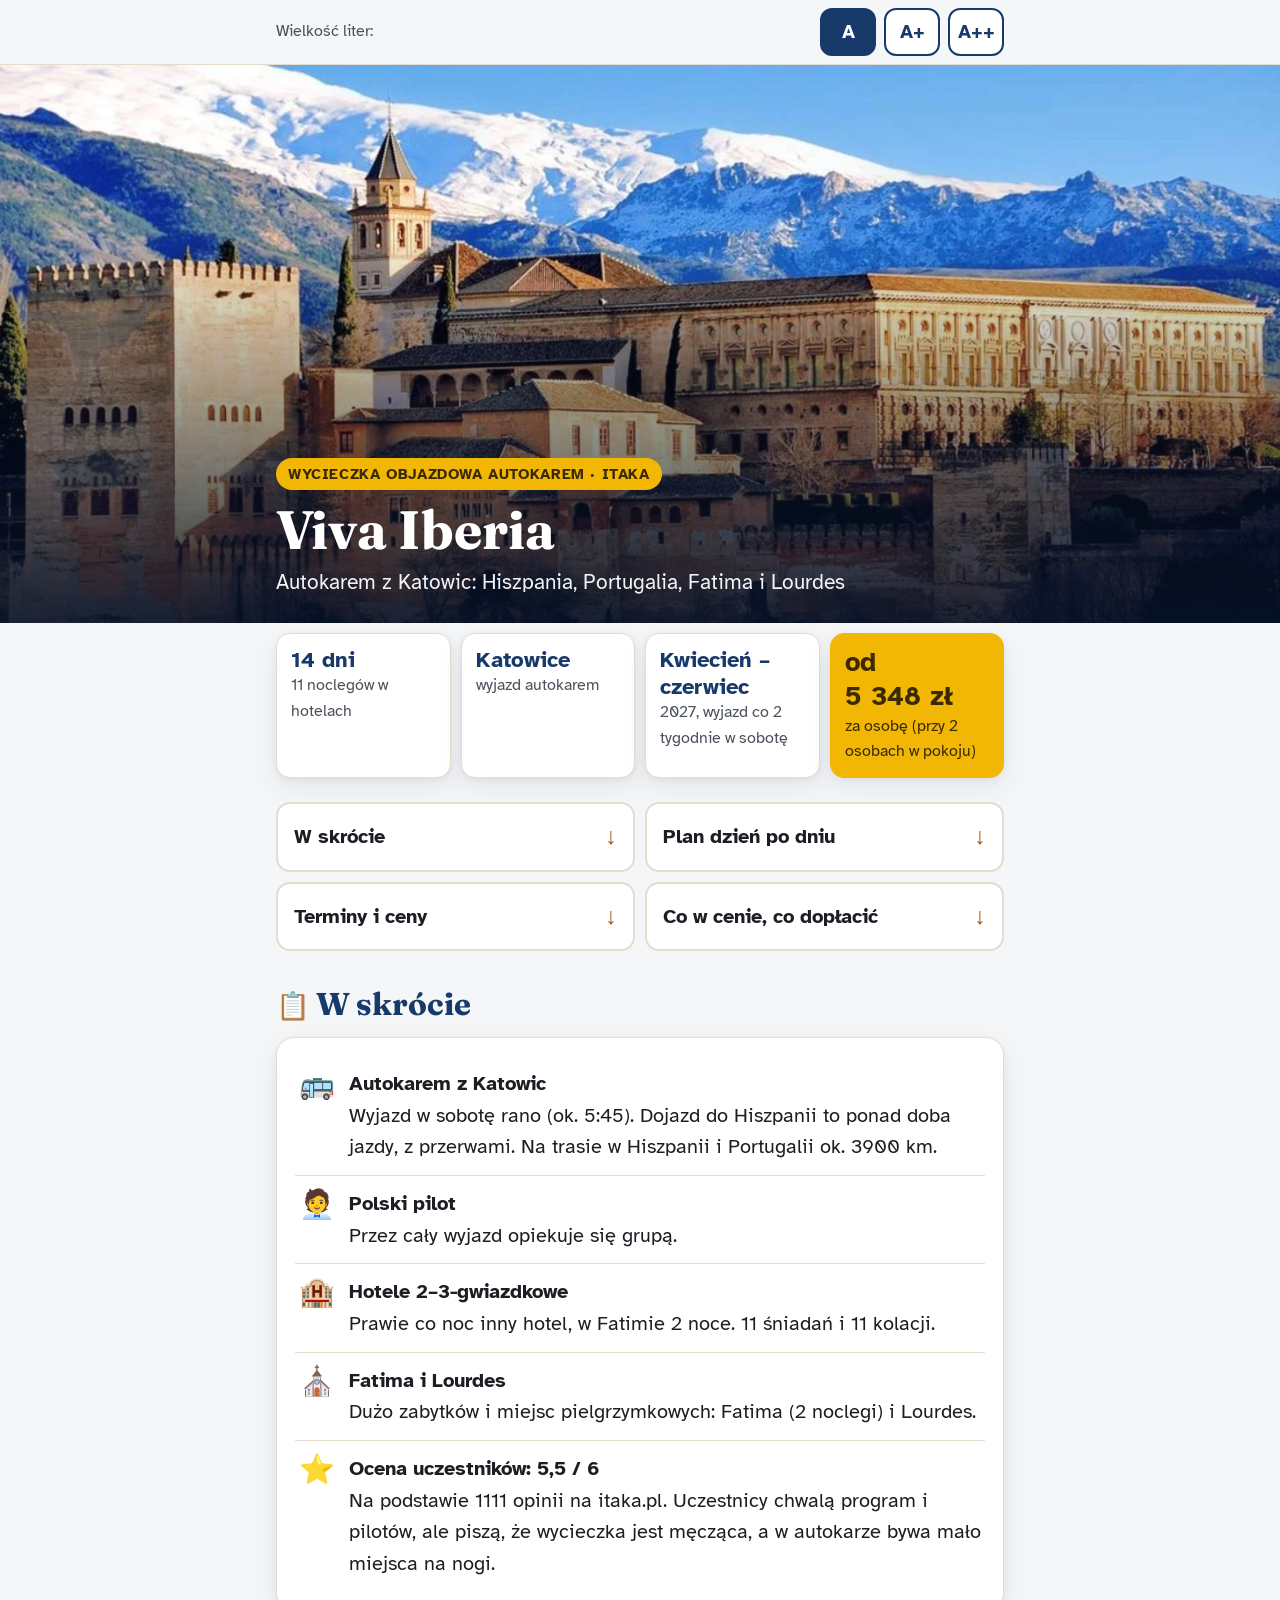
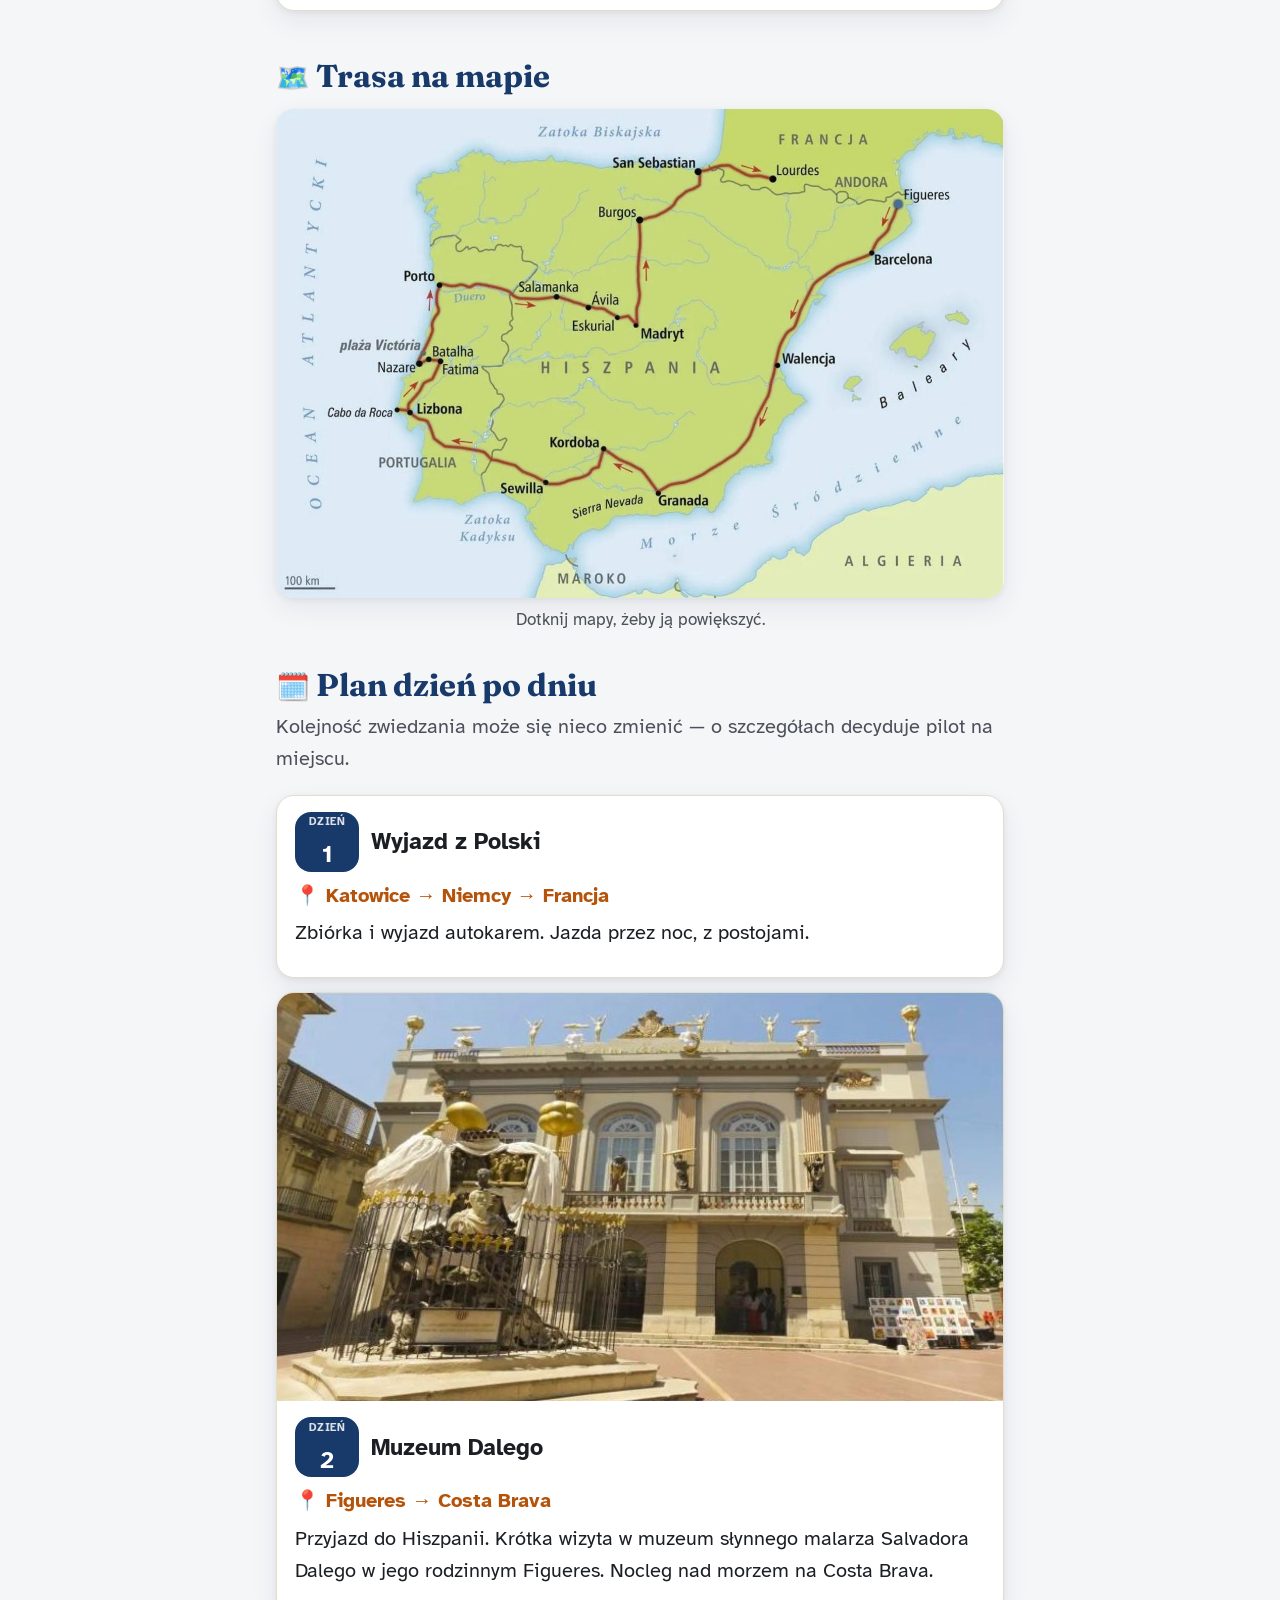
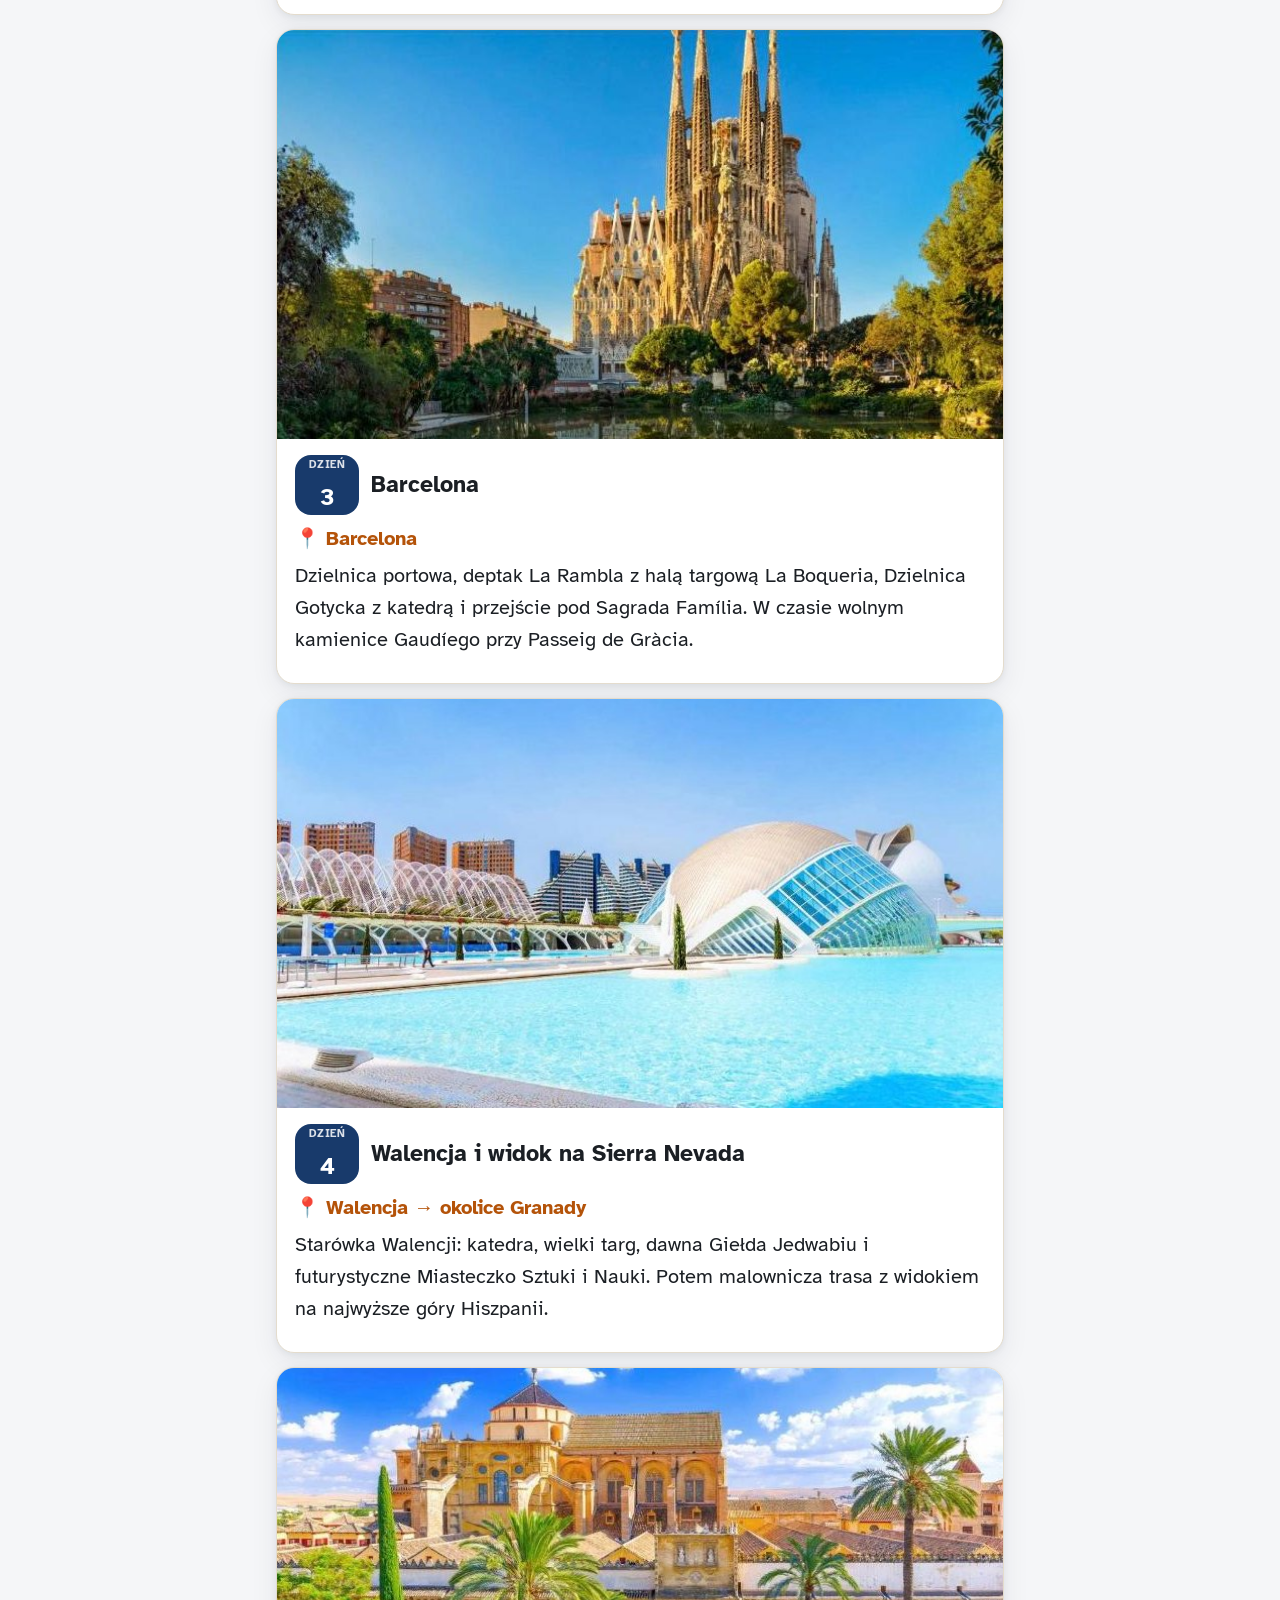
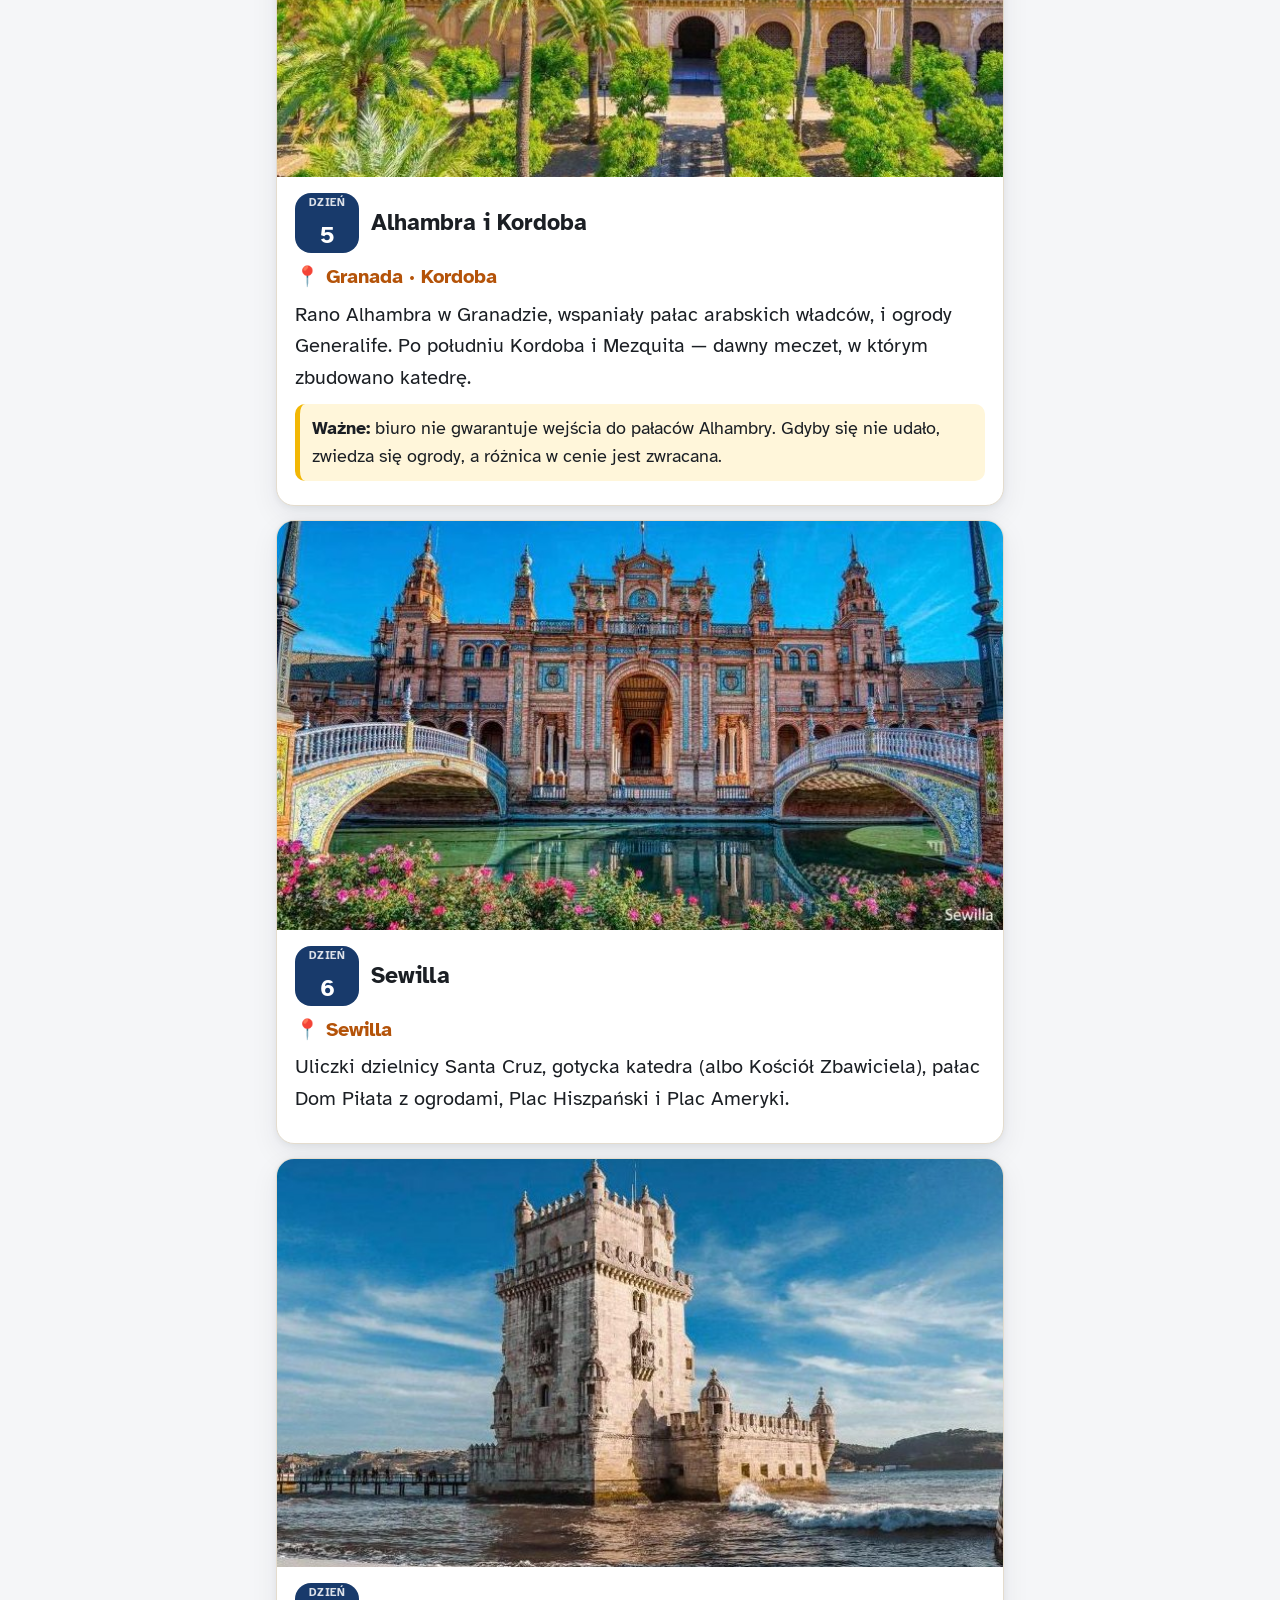
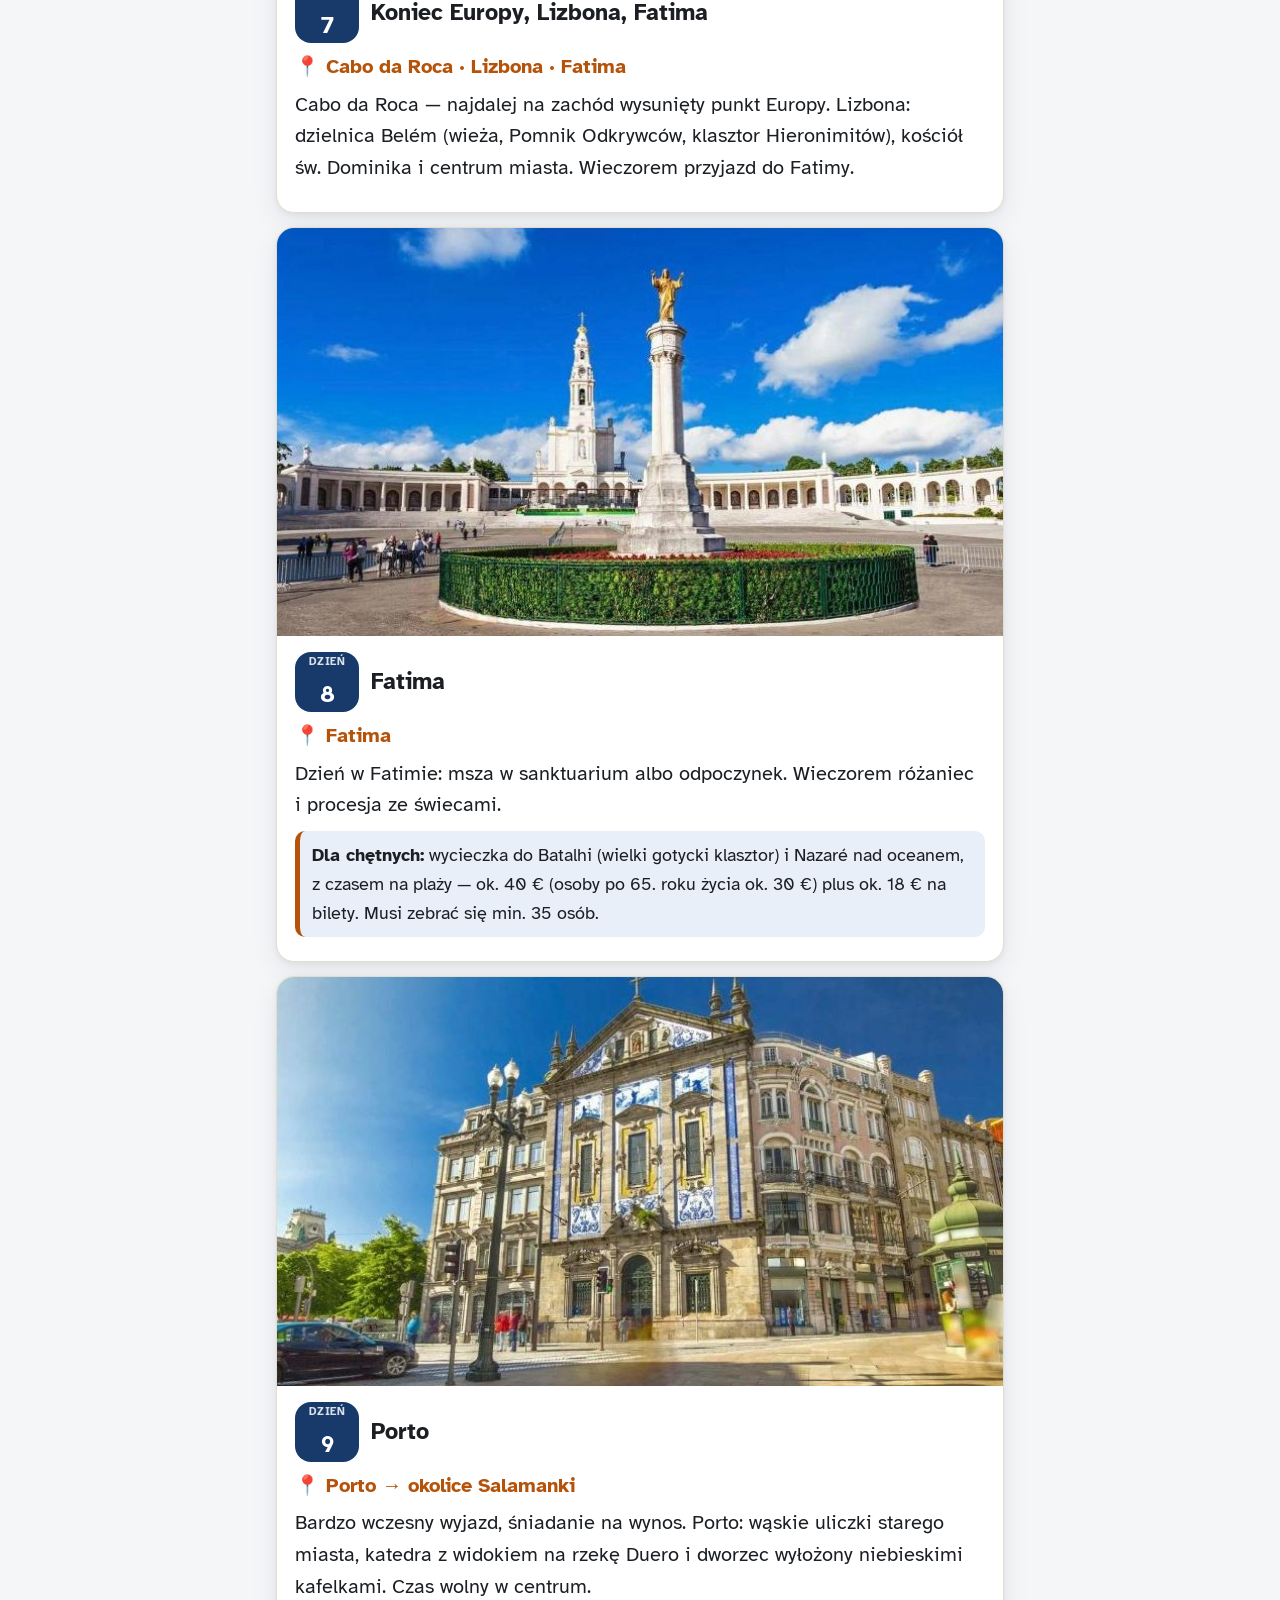
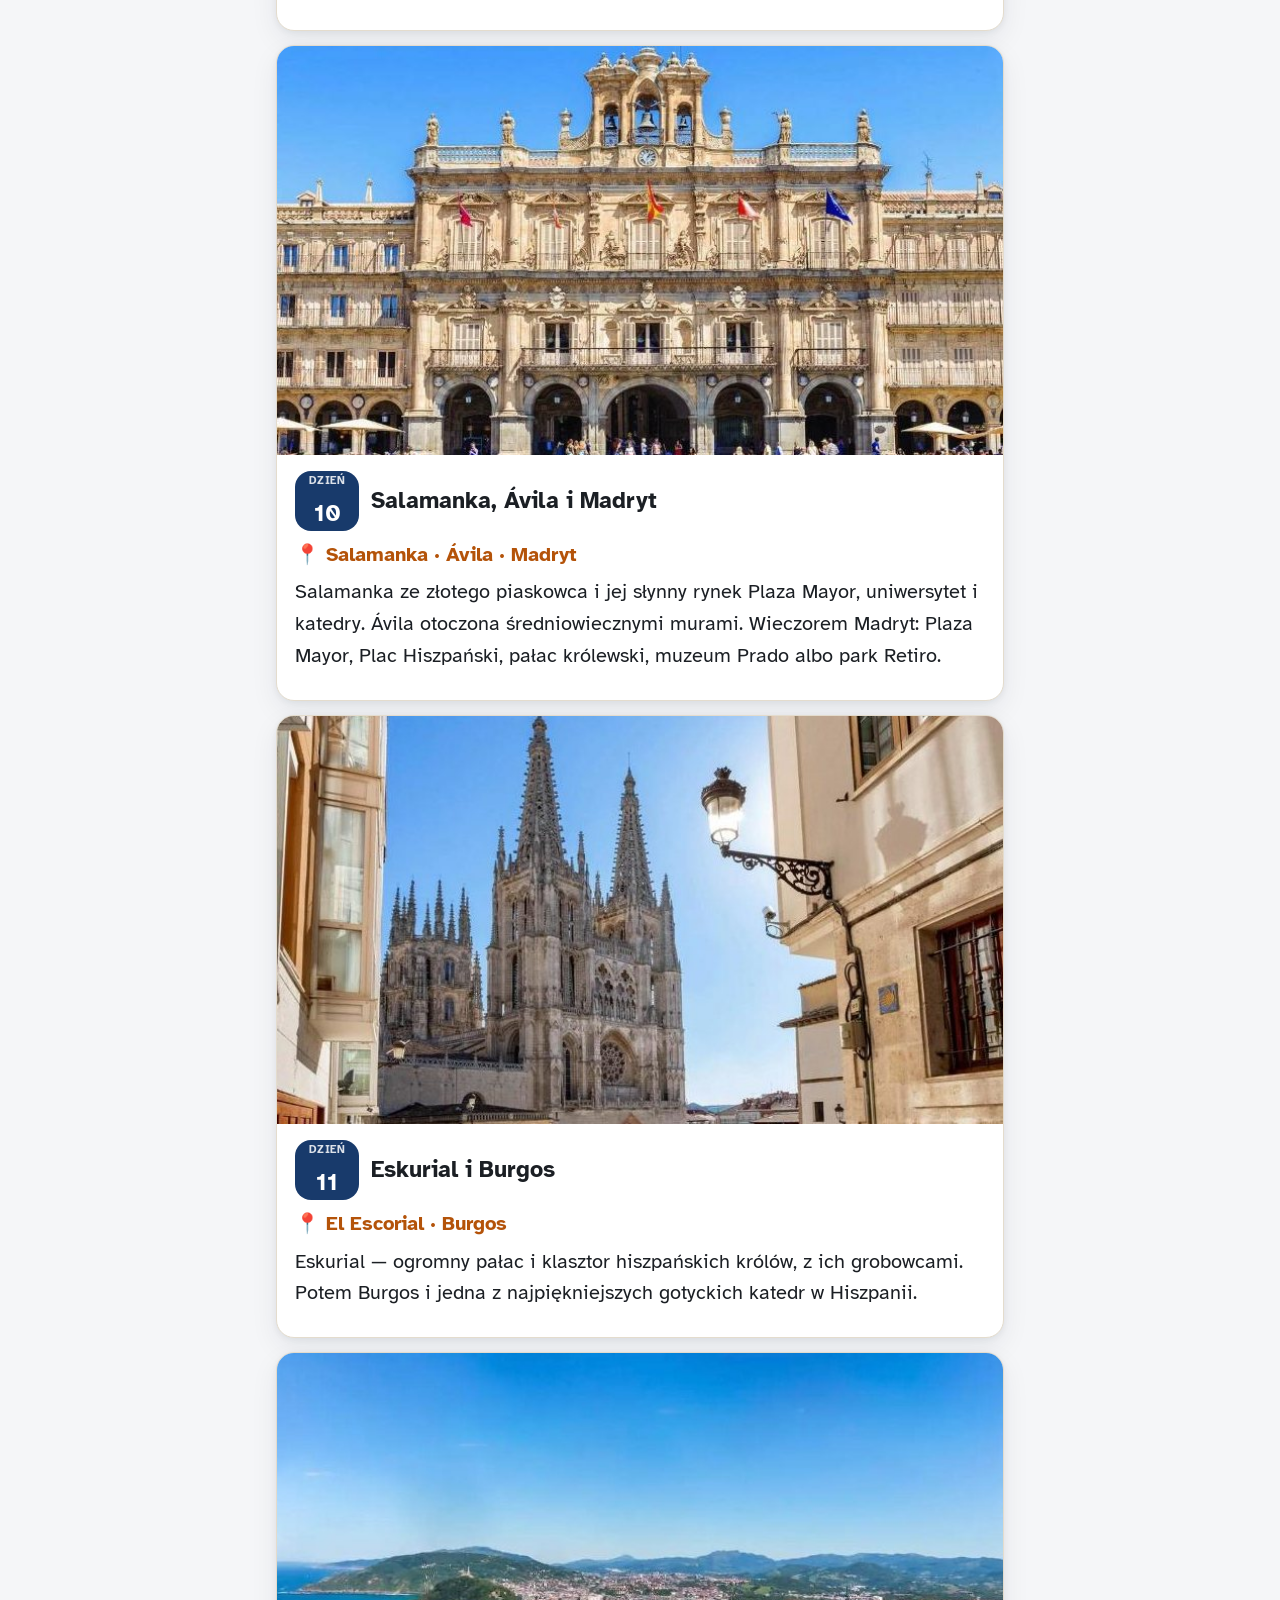
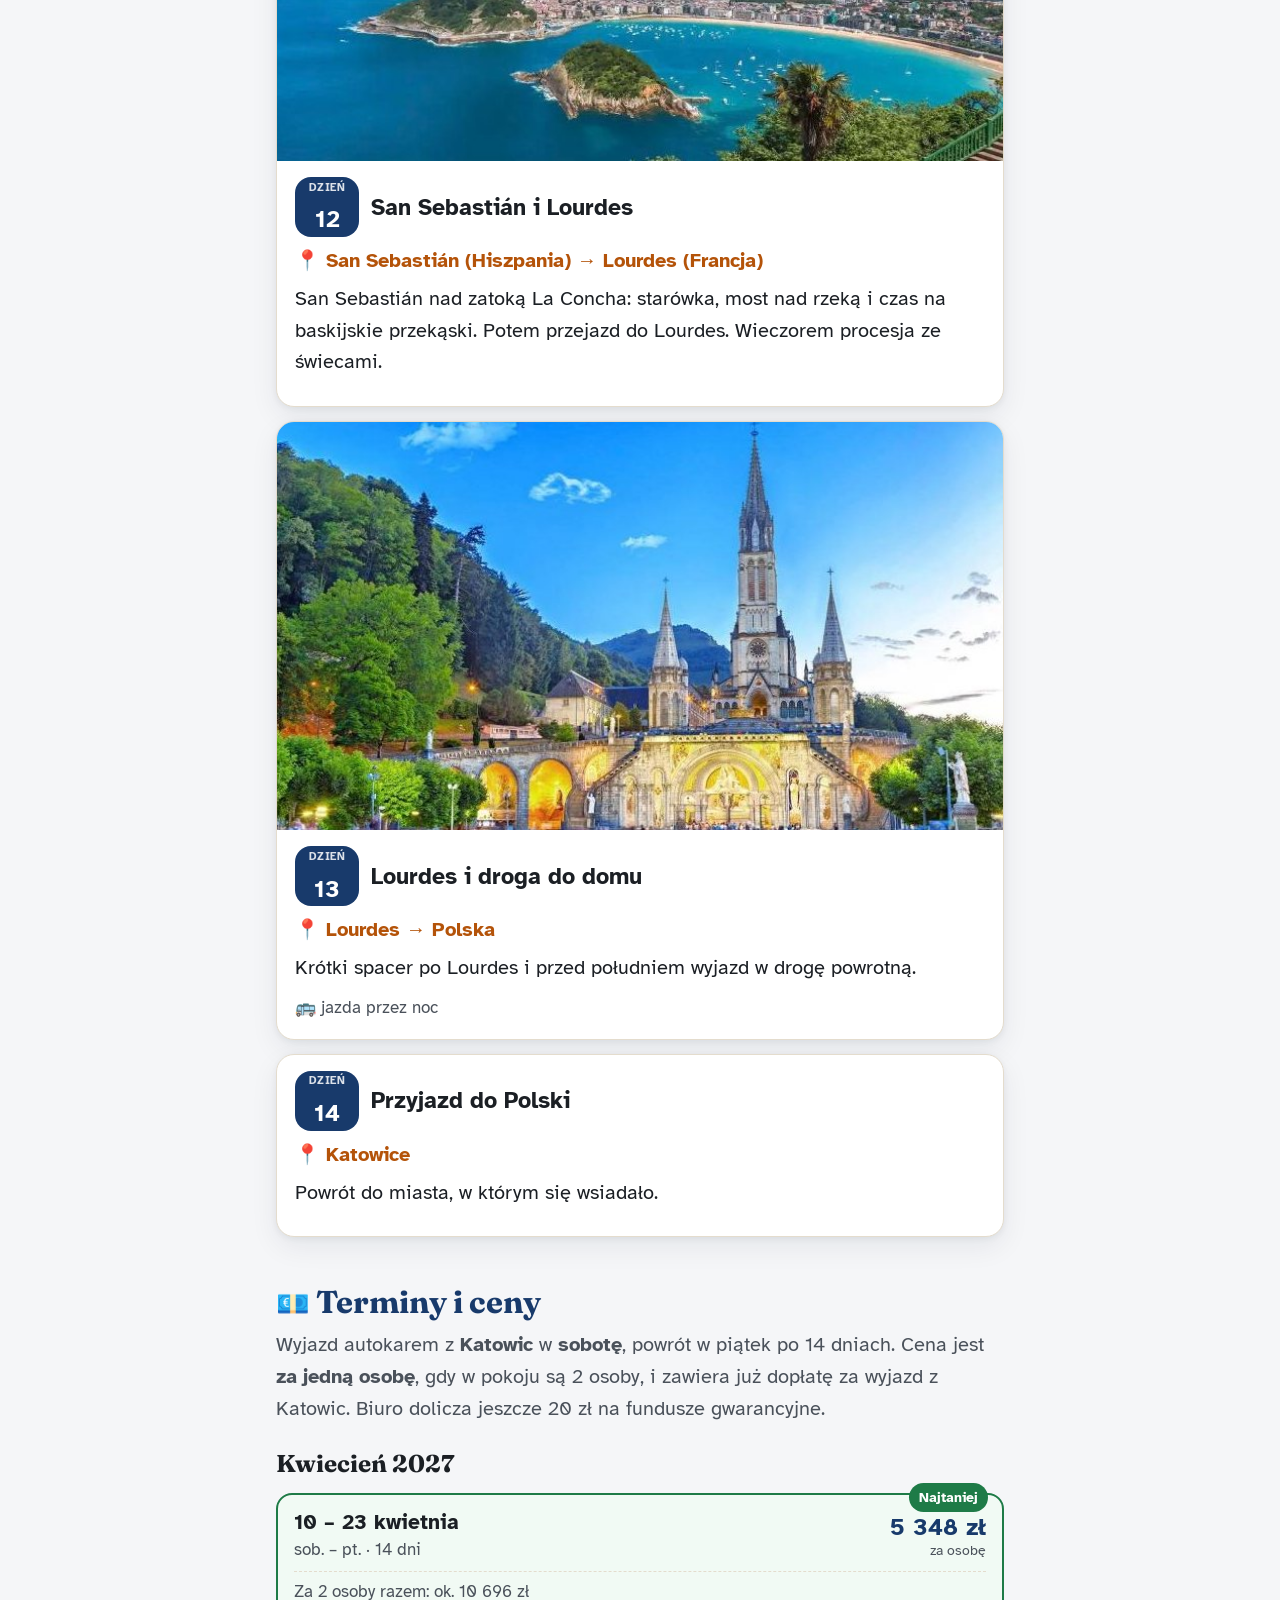
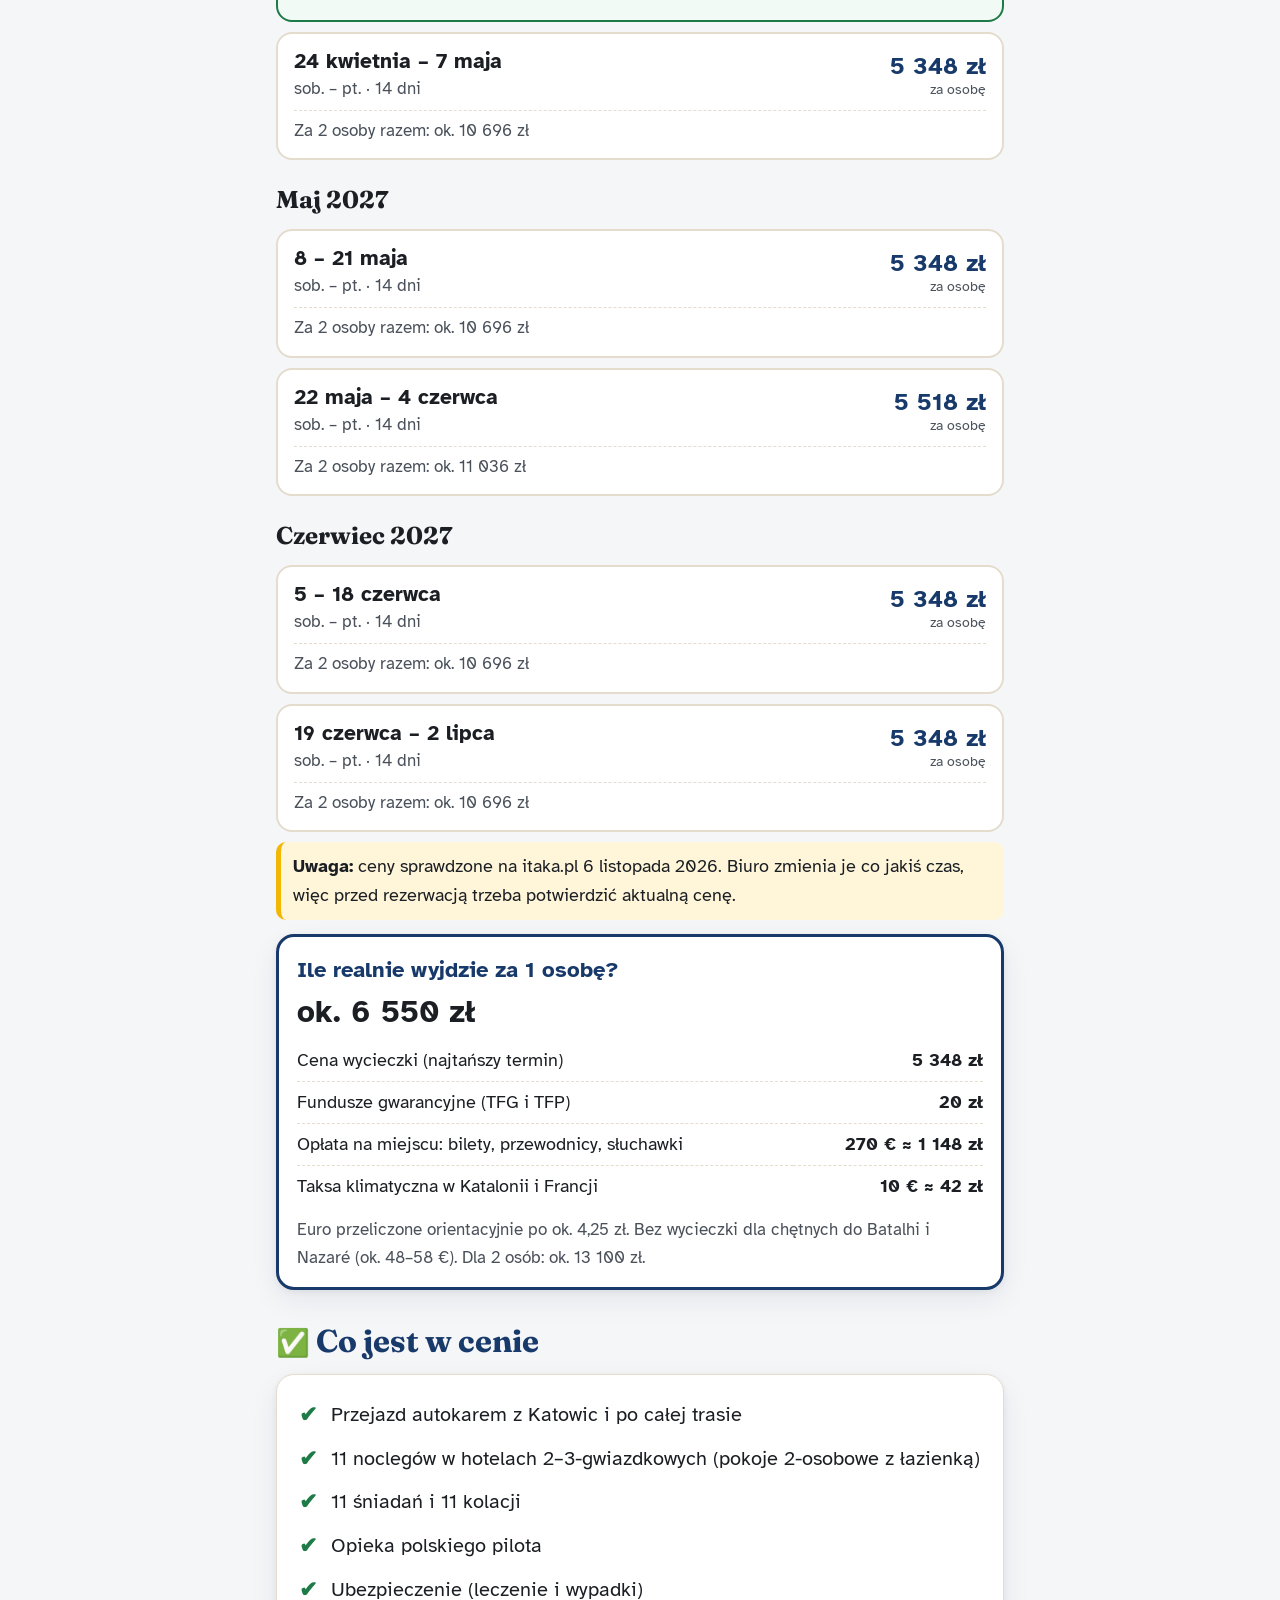
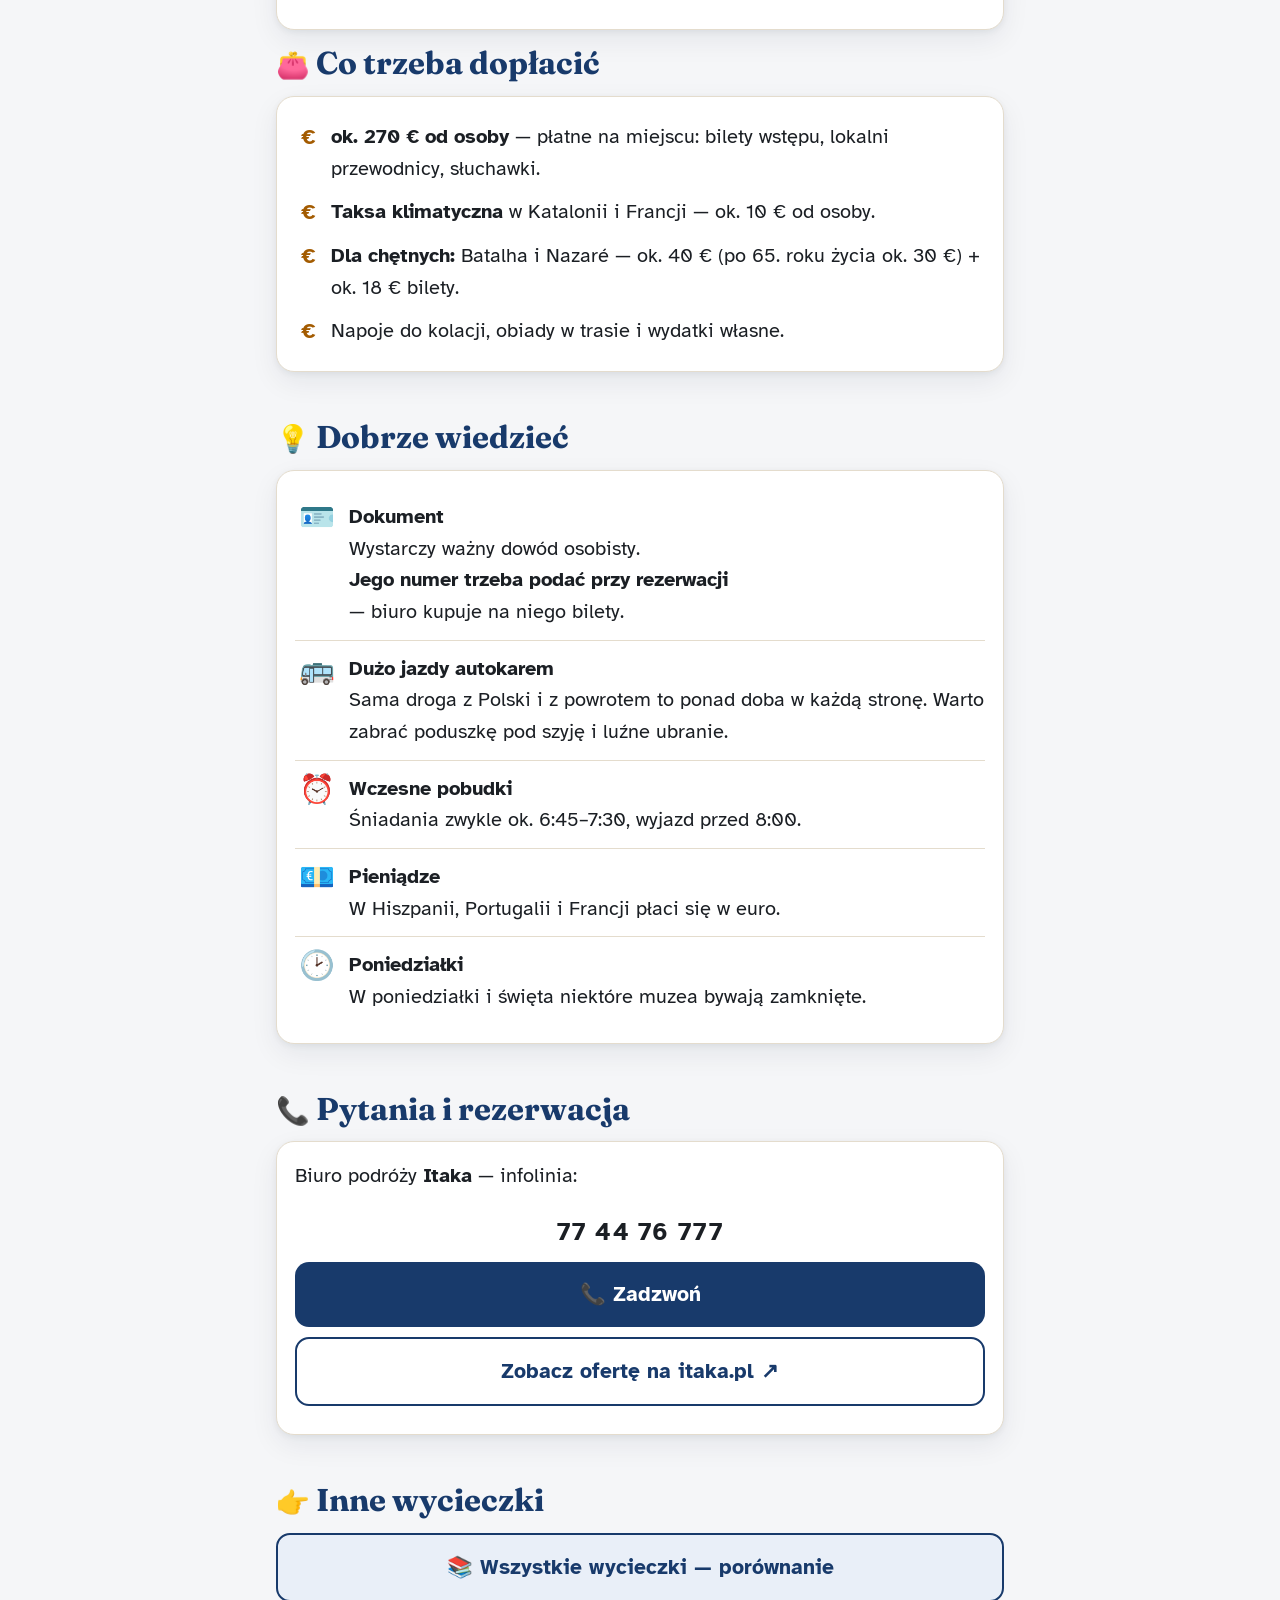
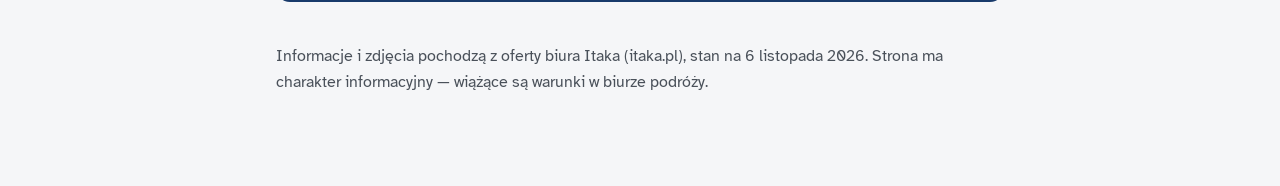
<file: itaka-viva-iberia/index.html>
<!DOCTYPE html>
<html lang="pl">
<head>
<meta charset="utf-8">
<meta name="viewport" content="width=device-width, initial-scale=1">
<title>Viva Iberia — Itaka, 14 dni autokarem z Katowic</title>
<meta name="description" content="Wycieczka autokarowa Itaki Viva Iberia: Hiszpania, Portugalia i Lourdes. Plan dzień po dniu, terminy i ceny z Katowic wiosną 2027.">
<link rel="preconnect" href="https://fonts.googleapis.com">
<link rel="preconnect" href="https://fonts.gstatic.com" crossorigin>
<link href="https://fonts.googleapis.com/css2?family=Atkinson+Hyperlegible:wght@400;700&family=Fraunces:opsz,wght@9..144,700&display=swap" rel="stylesheet">
<link rel="stylesheet" href="style.css">
</head>
<body>

<div class="textsize" role="region" aria-label="Wielkość liter">
  <div class="wrap">
    <span>Wielkość liter:</span>
    <div class="btns">
      <button type="button" data-size="normal" aria-label="Zwykłe litery">A</button>
      <button type="button" data-size="big" aria-label="Większe litery">A+</button>
      <button type="button" data-size="huge" aria-label="Największe litery">A++</button>
    </div>
  </div>
</div>

<header class="hero">
  <img src="img/hero.jpg" alt="Granada — Alhambra w słońcu">
  <div class="txt">
    <div class="wrap">
      <span class="kicker">Wycieczka objazdowa autokarem · Itaka</span>
      <h1>Viva Iberia</h1>
      <p class="sub">Autokarem z Katowic: Hiszpania, Portugalia, Fatima i Lourdes</p>
    </div>
  </div>
</header>

<main class="wrap">

  <div class="facts">
    <div class="fact"><b>14 dni</b><small>11 noclegów w hotelach</small></div>
    <div class="fact"><b>Katowice</b><small>wyjazd autokarem</small></div>
    <div class="fact wide"><b>Kwiecień – czerwiec</b><small>2027, wyjazd co 2 tygodnie w sobotę</small></div>
    <div class="fact price"><b>od <span data-cheapest>5&nbsp;348&nbsp;zł</span></b><small>za osobę (przy 2 osobach w pokoju)</small></div>
  </div>

  <nav class="toc" aria-label="Spis treści">
    <a href="#skrot">W skrócie</a>
    <a href="#plan">Plan dzień po dniu</a>
    <a href="#ceny">Terminy i ceny</a>
    <a href="#doplaty">Co w cenie, co dopłacić</a>
  </nav>

  <section id="skrot">
    <h2><span class="em">📋</span>W skrócie</h2>
    <div class="card">
      <ul class="info">
        <li><span class="ic">🚌</span><div><b>Autokarem z Katowic</b>Wyjazd w sobotę rano (ok. 5:45). Dojazd do Hiszpanii to ponad doba jazdy, z przerwami. Na trasie w Hiszpanii i Portugalii ok. 3900 km.</div></li>
        <li><span class="ic">🧑‍💼</span><div><b>Polski pilot</b>Przez cały wyjazd opiekuje się grupą.</div></li>
        <li><span class="ic">🏨</span><div><b>Hotele 2–3-gwiazdkowe</b>Prawie co noc inny hotel, w Fatimie 2 noce. 11 śniadań i 11 kolacji.</div></li>
        <li><span class="ic">⛪</span><div><b>Fatima i Lourdes</b>Dużo zabytków i miejsc pielgrzymkowych: Fatima (2 noclegi) i Lourdes.</div></li>
        <li><span class="ic">⭐</span><div><b>Ocena uczestników: 5,5 / 6</b>Na podstawie 1111 opinii na itaka.pl. Uczestnicy chwalą program i pilotów, ale piszą, że wycieczka jest męcząca, a w autokarze bywa mało miejsca na nogi.</div></li>
      </ul>
    </div>
  </section>

  <section id="mapa">
    <h2><span class="em">🗺️</span>Trasa na mapie</h2>
    <button type="button" class="map-btn" data-zoom="img/mapa.jpg" data-alt="Mapa trasy wycieczki">
      <img src="img/mapa.jpg" alt="Mapa trasy: Figueres, Barcelona, Walencja, Granada, Kordoba, Sewilla, Lizbona, Fatima, Porto, Salamanka, Ávila, Madryt, Eskurial, Burgos, San Sebastián, Lourdes">
    </button>
    <p class="map-hint">Dotknij mapy, żeby ją powiększyć.</p>
  </section>

  <section id="plan">
    <h2><span class="em">🗓️</span>Plan dzień po dniu</h2>
    <p class="lead">Kolejność zwiedzania może się nieco zmienić — o szczegółach decyduje pilot na miejscu.</p>

    <article class="card day">
      <div class="body">
        <div class="head"><div class="num"><small>dzień</small><span>1</span></div><h3>Wyjazd z Polski</h3></div>
        <p class="where">📍 Katowice → Niemcy → Francja</p>
        <p>Zbiórka i wyjazd autokarem. Jazda przez noc, z postojami.</p>
      </div>
    </article>

    <article class="card day">
      <img src="img/figueres-dali.jpg" alt="Figueres — muzeum Salvadora Dalego" loading="lazy">
      <div class="body">
        <div class="head"><div class="num"><small>dzień</small><span>2</span></div><h3>Muzeum Dalego</h3></div>
        <p class="where">📍 Figueres → Costa Brava</p>
        <p>Przyjazd do Hiszpanii. Krótka wizyta w muzeum słynnego malarza Salvadora Dalego w jego rodzinnym Figueres. Nocleg nad morzem na Costa Brava.</p>
      </div>
    </article>

    <article class="card day">
      <img src="img/sagrada-familia.jpg" alt="Barcelona — świątynia Sagrada Família" loading="lazy">
      <div class="body">
        <div class="head"><div class="num"><small>dzień</small><span>3</span></div><h3>Barcelona</h3></div>
        <p class="where">📍 Barcelona</p>
        <p>Dzielnica portowa, deptak La Rambla z halą targową La Boqueria, Dzielnica Gotycka z katedrą i przejście pod Sagrada Família. W czasie wolnym kamienice Gaudíego przy Passeig de Gràcia.</p>
      </div>
    </article>

    <article class="card day">
      <img src="img/walencja.jpg" alt="Walencja — Miasteczko Sztuki i Nauki" loading="lazy">
      <div class="body">
        <div class="head"><div class="num"><small>dzień</small><span>4</span></div><h3>Walencja i widok na Sierra Nevada</h3></div>
        <p class="where">📍 Walencja → okolice Granady</p>
        <p>Starówka Walencji: katedra, wielki targ, dawna Giełda Jedwabiu i futurystyczne Miasteczko Sztuki i Nauki. Potem malownicza trasa z widokiem na najwyższe góry Hiszpanii.</p>
      </div>
    </article>

    <article class="card day">
      <img src="img/kordoba.jpg" alt="Kordoba — ogrody i stare mury" loading="lazy">
      <div class="body">
        <div class="head"><div class="num"><small>dzień</small><span>5</span></div><h3>Alhambra i Kordoba</h3></div>
        <p class="where">📍 Granada · Kordoba</p>
        <p>Rano Alhambra w Granadzie, wspaniały pałac arabskich władców, i ogrody Generalife. Po południu Kordoba i Mezquita — dawny meczet, w którym zbudowano katedrę.</p>
        <div class="note"><b>Ważne:</b> biuro nie gwarantuje wejścia do pałaców Alhambry. Gdyby się nie udało, zwiedza się ogrody, a różnica w cenie jest zwracana.</div>
      </div>
    </article>

    <article class="card day">
      <img src="img/sewilla-plac.jpg" alt="Sewilla — Plac Hiszpański" loading="lazy">
      <div class="body">
        <div class="head"><div class="num"><small>dzień</small><span>6</span></div><h3>Sewilla</h3></div>
        <p class="where">📍 Sewilla</p>
        <p>Uliczki dzielnicy Santa Cruz, gotycka katedra (albo Kościół Zbawiciela), pałac Dom Piłata z ogrodami, Plac Hiszpański i Plac Ameryki.</p>
      </div>
    </article>

    <article class="card day">
      <img src="img/belem.jpg" alt="Lizbona — Wieża Belém nad rzeką" loading="lazy">
      <div class="body">
        <div class="head"><div class="num"><small>dzień</small><span>7</span></div><h3>Koniec Europy, Lizbona, Fatima</h3></div>
        <p class="where">📍 Cabo da Roca · Lizbona · Fatima</p>
        <p>Cabo da Roca — najdalej na zachód wysunięty punkt Europy. Lizbona: dzielnica Belém (wieża, Pomnik Odkrywców, klasztor Hieronimitów), kościół św. Dominika i centrum miasta. Wieczorem przyjazd do Fatimy.</p>
      </div>
    </article>

    <article class="card day">
      <img src="img/fatima.jpg" alt="Fatima — sanktuarium z bazyliką" loading="lazy">
      <div class="body">
        <div class="head"><div class="num"><small>dzień</small><span>8</span></div><h3>Fatima</h3></div>
        <p class="where">📍 Fatima</p>
        <p>Dzień w Fatimie: msza w sanktuarium albo odpoczynek. Wieczorem różaniec i procesja ze świecami.</p>
        <div class="extra"><b>Dla chętnych:</b> wycieczka do Batalhi (wielki gotycki klasztor) i Nazaré nad oceanem, z czasem na plaży — ok. 40&nbsp;€ (osoby po 65. roku życia ok. 30&nbsp;€) plus ok. 18&nbsp;€ na bilety. Musi zebrać się min. 35 osób.</div>
      </div>
    </article>

    <article class="card day">
      <img src="img/porto-azulejos.jpg" alt="Porto — zabytkowa kamienica w centrum" loading="lazy">
      <div class="body">
        <div class="head"><div class="num"><small>dzień</small><span>9</span></div><h3>Porto</h3></div>
        <p class="where">📍 Porto → okolice Salamanki</p>
        <p>Bardzo wczesny wyjazd, śniadanie na wynos. Porto: wąskie uliczki starego miasta, katedra z widokiem na rzekę Duero i dworzec wyłożony niebieskimi kafelkami. Czas wolny w centrum.</p>
      </div>
    </article>

    <article class="card day">
      <img src="img/salamanka.jpg" alt="Salamanka — Plaza Mayor" loading="lazy">
      <div class="body">
        <div class="head"><div class="num"><small>dzień</small><span>10</span></div><h3>Salamanka, Ávila i Madryt</h3></div>
        <p class="where">📍 Salamanka · Ávila · Madryt</p>
        <p>Salamanka ze złotego piaskowca i jej słynny rynek Plaza Mayor, uniwersytet i katedry. Ávila otoczona średniowiecznymi murami. Wieczorem Madryt: Plaza Mayor, Plac Hiszpański, pałac królewski, muzeum Prado albo park Retiro.</p>
      </div>
    </article>

    <article class="card day">
      <img src="img/burgos.jpg" alt="Burgos — gotycka katedra" loading="lazy">
      <div class="body">
        <div class="head"><div class="num"><small>dzień</small><span>11</span></div><h3>Eskurial i Burgos</h3></div>
        <p class="where">📍 El Escorial · Burgos</p>
        <p>Eskurial — ogromny pałac i klasztor hiszpańskich królów, z ich grobowcami. Potem Burgos i jedna z najpiękniejszych gotyckich katedr w Hiszpanii.</p>
      </div>
    </article>

    <article class="card day">
      <img src="img/san-sebastian.jpg" alt="San Sebastián — zatoka La Concha" loading="lazy">
      <div class="body">
        <div class="head"><div class="num"><small>dzień</small><span>12</span></div><h3>San Sebastián i Lourdes</h3></div>
        <p class="where">📍 San Sebastián (Hiszpania) → Lourdes (Francja)</p>
        <p>San Sebastián nad zatoką La Concha: starówka, most nad rzeką i czas na baskijskie przekąski. Potem przejazd do Lourdes. Wieczorem procesja ze świecami.</p>
      </div>
    </article>

    <article class="card day">
      <img src="img/lourdes.jpg" alt="Lourdes — bazylika" loading="lazy">
      <div class="body">
        <div class="head"><div class="num"><small>dzień</small><span>13</span></div><h3>Lourdes i droga do domu</h3></div>
        <p class="where">📍 Lourdes → Polska</p>
        <p>Krótki spacer po Lourdes i przed południem wyjazd w drogę powrotną.</p>
        <p class="km">🚌 jazda przez noc</p>
      </div>
    </article>

    <article class="card day">
      <div class="body">
        <div class="head"><div class="num"><small>dzień</small><span>14</span></div><h3>Przyjazd do Polski</h3></div>
        <p class="where">📍 Katowice</p>
        <p>Powrót do miasta, w którym się wsiadało.</p>
      </div>
    </article>

  </section>

  <section id="ceny">
    <h2><span class="em">💶</span>Terminy i ceny</h2>
    <p class="lead">Wyjazd autokarem z <b>Katowic</b> w <b>sobotę</b>, powrót w piątek po 14 dniach. Cena jest <b>za jedną osobę</b>, gdy w pokoju są 2 osoby, i zawiera już dopłatę za wyjazd z Katowic. Biuro dolicza jeszcze 20&nbsp;zł na fundusze gwarancyjne.</p>

    <h3 class="month">Kwiecień 2027</h3>
    <div class="term" data-price="5348"><div><div class="dates">10 – 23 kwietnia</div><div class="days">sob. – pt. · 14 dni</div></div><div class="pp">5&nbsp;348&nbsp;zł<small>za osobę</small></div><div class="tot"></div></div>
    <div class="term" data-price="5348"><div><div class="dates">24 kwietnia – 7 maja</div><div class="days">sob. – pt. · 14 dni</div></div><div class="pp">5&nbsp;348&nbsp;zł<small>za osobę</small></div><div class="tot"></div></div>

    <h3 class="month">Maj 2027</h3>
    <div class="term" data-price="5348"><div><div class="dates">8 – 21 maja</div><div class="days">sob. – pt. · 14 dni</div></div><div class="pp">5&nbsp;348&nbsp;zł<small>za osobę</small></div><div class="tot"></div></div>
    <div class="term" data-price="5518"><div><div class="dates">22 maja – 4 czerwca</div><div class="days">sob. – pt. · 14 dni</div></div><div class="pp">5&nbsp;518&nbsp;zł<small>za osobę</small></div><div class="tot"></div></div>

    <h3 class="month">Czerwiec 2027</h3>
    <div class="term" data-price="5348"><div><div class="dates">5 – 18 czerwca</div><div class="days">sob. – pt. · 14 dni</div></div><div class="pp">5&nbsp;348&nbsp;zł<small>za osobę</small></div><div class="tot"></div></div>
    <div class="term" data-price="5348"><div><div class="dates">19 czerwca – 2 lipca</div><div class="days">sob. – pt. · 14 dni</div></div><div class="pp">5&nbsp;348&nbsp;zł<small>za osobę</small></div><div class="tot"></div></div>

    <div class="note"><b>Uwaga:</b> ceny sprawdzone na itaka.pl 6 listopada 2026. Biuro zmienia je co jakiś czas, więc przed rezerwacją trzeba potwierdzić aktualną cenę.</div>

    <div class="cost">
      <h3>Ile realnie wyjdzie za 1 osobę?</h3>
      <div class="big">ok. 6&nbsp;550&nbsp;zł</div>
      <table>
        <tr><td>Cena wycieczki (najtańszy termin)</td><td>5&nbsp;348&nbsp;zł</td></tr>
        <tr><td>Fundusze gwarancyjne (TFG i TFP)</td><td>20&nbsp;zł</td></tr>
        <tr><td>Opłata na miejscu: bilety, przewodnicy, słuchawki</td><td>270&nbsp;€ ≈ 1&nbsp;148&nbsp;zł</td></tr>
        <tr><td>Taksa klimatyczna w Katalonii i Francji</td><td>10&nbsp;€ ≈ 42&nbsp;zł</td></tr>
      </table>
      <p>Euro przeliczone orientacyjnie po ok. 4,25&nbsp;zł. Bez wycieczki dla chętnych do Batalhi i Nazaré (ok. 48–58&nbsp;€). Dla 2 osób: ok. 13&nbsp;100&nbsp;zł.</p>
    </div>
  </section>

  <section id="doplaty">
    <h2><span class="em">✅</span>Co jest w cenie</h2>
    <div class="card">
      <ul class="check">
        <li>Przejazd autokarem z Katowic i po całej trasie</li>
        <li>11 noclegów w hotelach 2–3-gwiazdkowych (pokoje 2-osobowe z łazienką)</li>
        <li>11 śniadań i 11 kolacji</li>
        <li>Opieka polskiego pilota</li>
        <li>Ubezpieczenie (leczenie i wypadki)</li>
      </ul>
    </div>

    <h2><span class="em">👛</span>Co trzeba dopłacić</h2>
    <div class="card">
      <ul class="cross">
        <li><b>ok. 270 € od osoby</b> — płatne na miejscu: bilety wstępu, lokalni przewodnicy, słuchawki.</li>
        <li><b>Taksa klimatyczna</b> w Katalonii i Francji — ok. 10 € od osoby.</li>
        <li><b>Dla chętnych:</b> Batalha i Nazaré — ok. 40 € (po 65. roku życia ok. 30 €) + ok. 18 € bilety.</li>
        <li>Napoje do kolacji, obiady w trasie i wydatki własne.</li>
      </ul>
    </div>
  </section>

  <section id="wazne">
    <h2><span class="em">💡</span>Dobrze wiedzieć</h2>
    <div class="card">
      <ul class="info">
        <li><span class="ic">🪪</span><div><b>Dokument</b>Wystarczy ważny dowód osobisty. <b>Jego numer trzeba podać przy rezerwacji</b> — biuro kupuje na niego bilety.</div></li>
        <li><span class="ic">🚌</span><div><b>Dużo jazdy autokarem</b>Sama droga z Polski i z powrotem to ponad doba w każdą stronę. Warto zabrać poduszkę pod szyję i luźne ubranie.</div></li>
        <li><span class="ic">⏰</span><div><b>Wczesne pobudki</b>Śniadania zwykle ok. 6:45–7:30, wyjazd przed 8:00.</div></li>
        <li><span class="ic">💶</span><div><b>Pieniądze</b>W Hiszpanii, Portugalii i Francji płaci się w euro.</div></li>
        <li><span class="ic">🕑</span><div><b>Poniedziałki</b>W poniedziałki i święta niektóre muzea bywają zamknięte.</div></li>
      </ul>
    </div>
  </section>

  <section id="kontakt" class="contact">
    <h2><span class="em">📞</span>Pytania i rezerwacja</h2>
    <div class="card">
      <p style="margin-top:0">Biuro podróży <b>Itaka</b> — infolinia:</p>
      <p class="num">77 44 76 777</p>
      <a class="big call" href="tel:+48774476777">📞 Zadzwoń</a>
      <a class="big web" href="https://www.itaka.pl/wycieczki/hiszpania/barcelona/viva-iberia,XESVIVA/" target="_blank" rel="noopener">Zobacz ofertę na itaka.pl ↗</a>
    </div>
  </section>

  <section id="inne">
    <h2><span class="em">👉</span>Inne wycieczki</h2>
    <a class="hub-link" href="../index.html">📚 Wszystkie wycieczki — porównanie</a>
  </section>

  <footer>
    Informacje i zdjęcia pochodzą z oferty biura Itaka (itaka.pl), stan na 6 listopada 2026. Strona ma charakter informacyjny — wiążące są warunki w biurze podróży.
  </footer>
</main>

<button type="button" class="top" id="top" aria-label="Wróć na górę strony">↑</button>

<div class="lightbox" id="lightbox" role="dialog" aria-label="Powiększone zdjęcie">
  <span class="tip">↔ Przesuń palcem</span>
  <button type="button" class="close" data-close>✕ Zamknij</button>
  <img alt="">
</div>

<script src="app.js"></script>
</body>
</html>
</file>
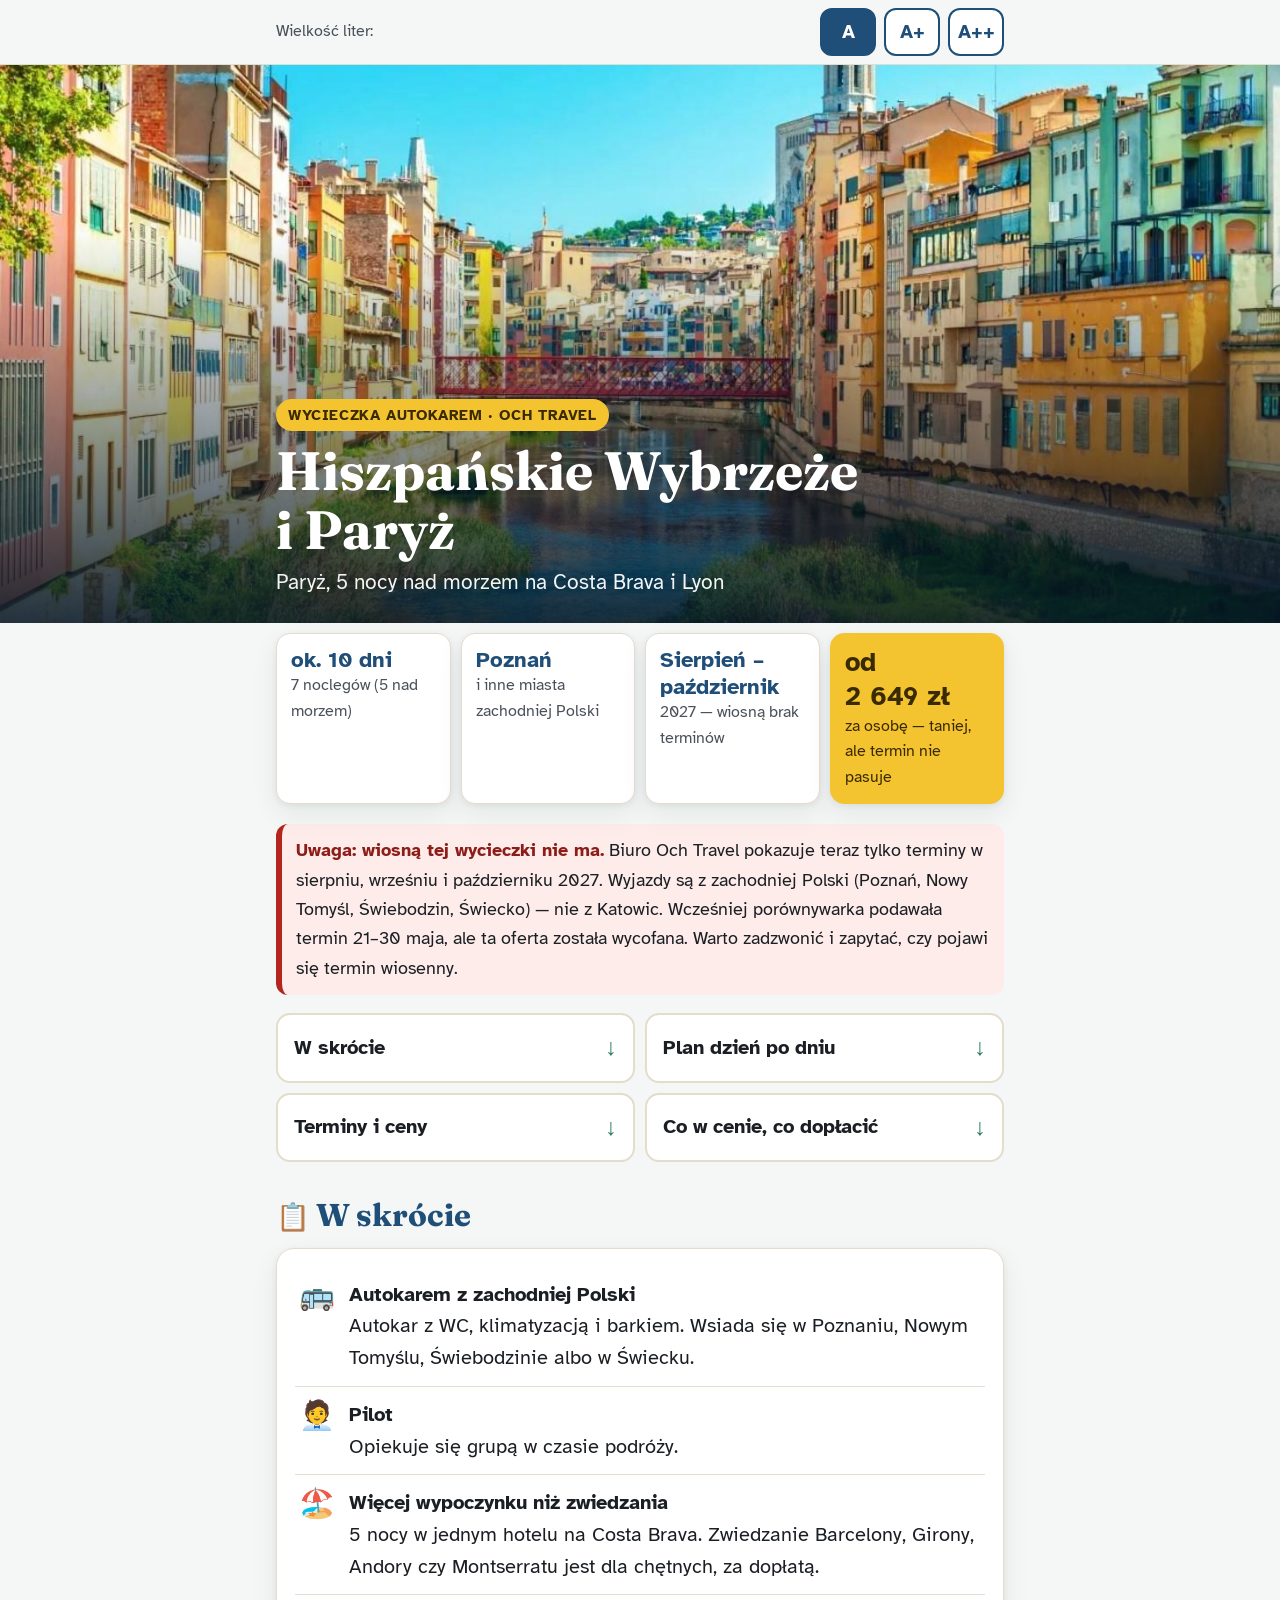
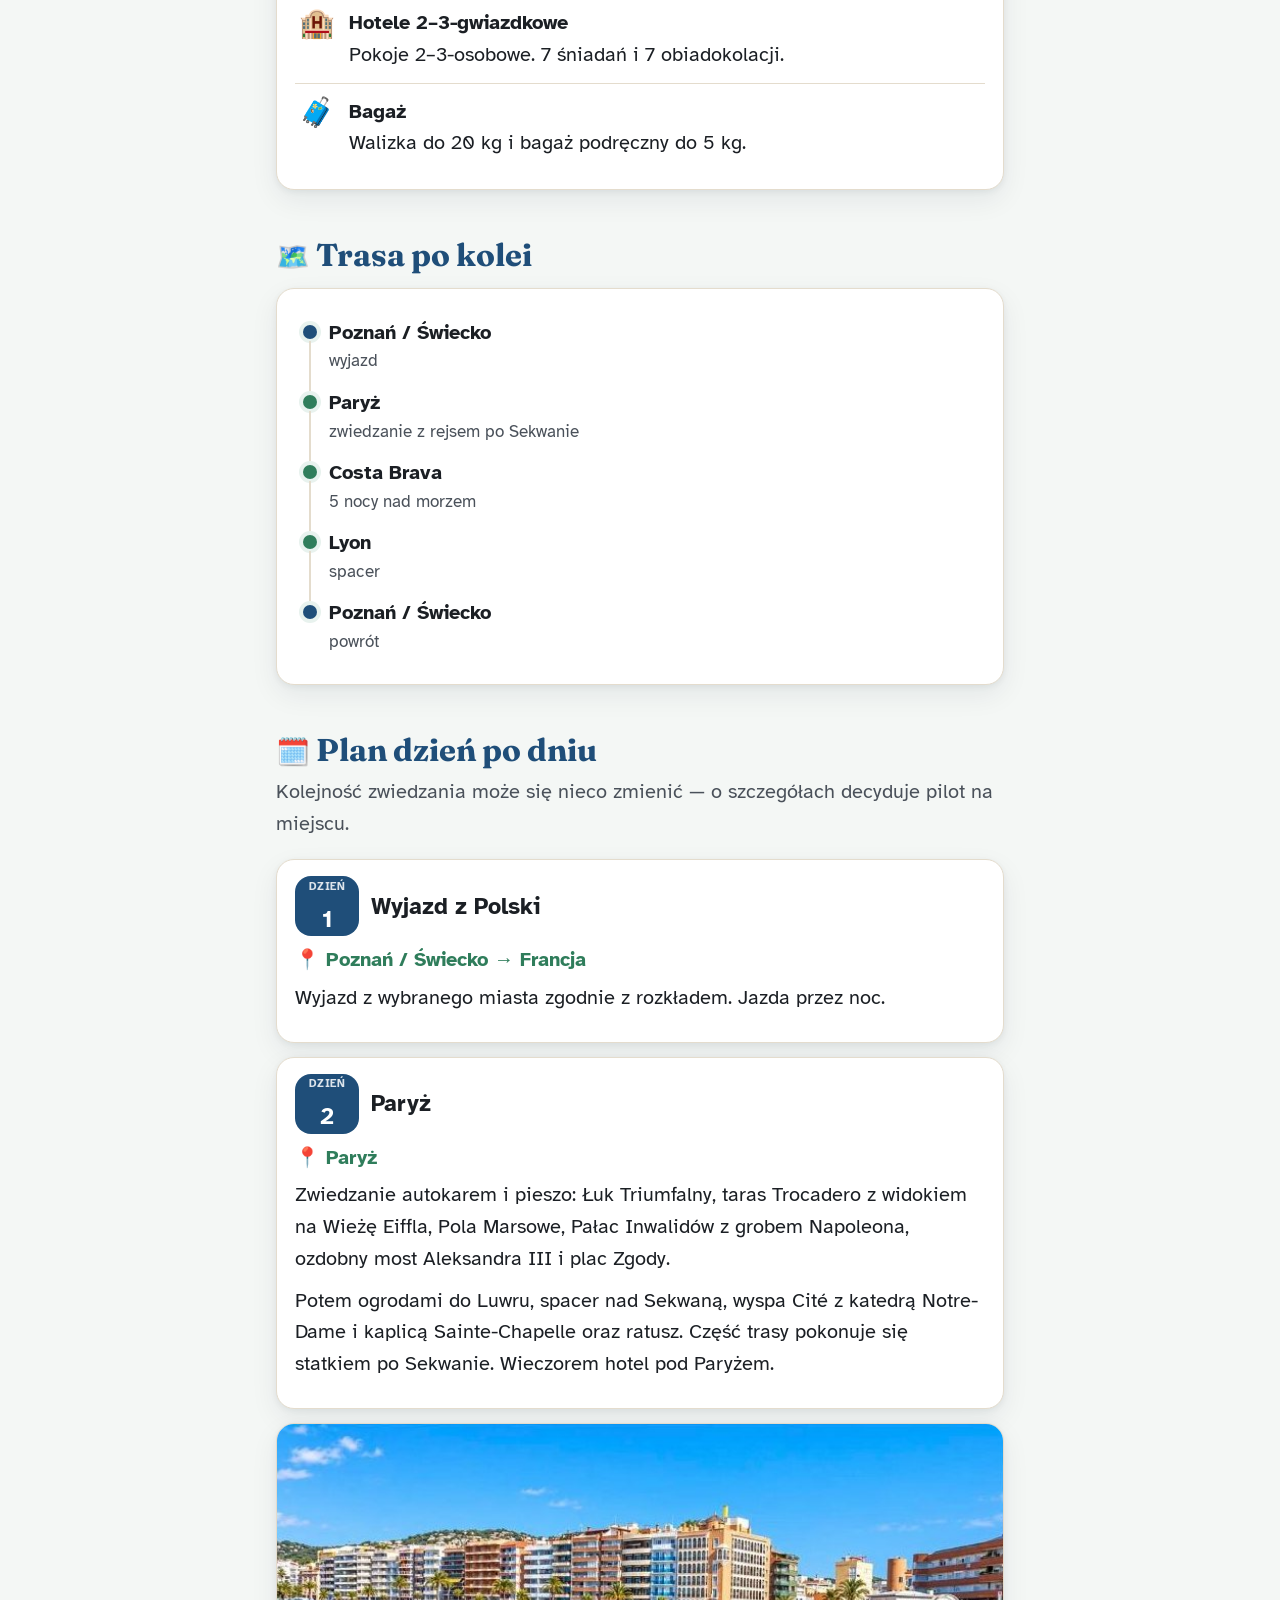
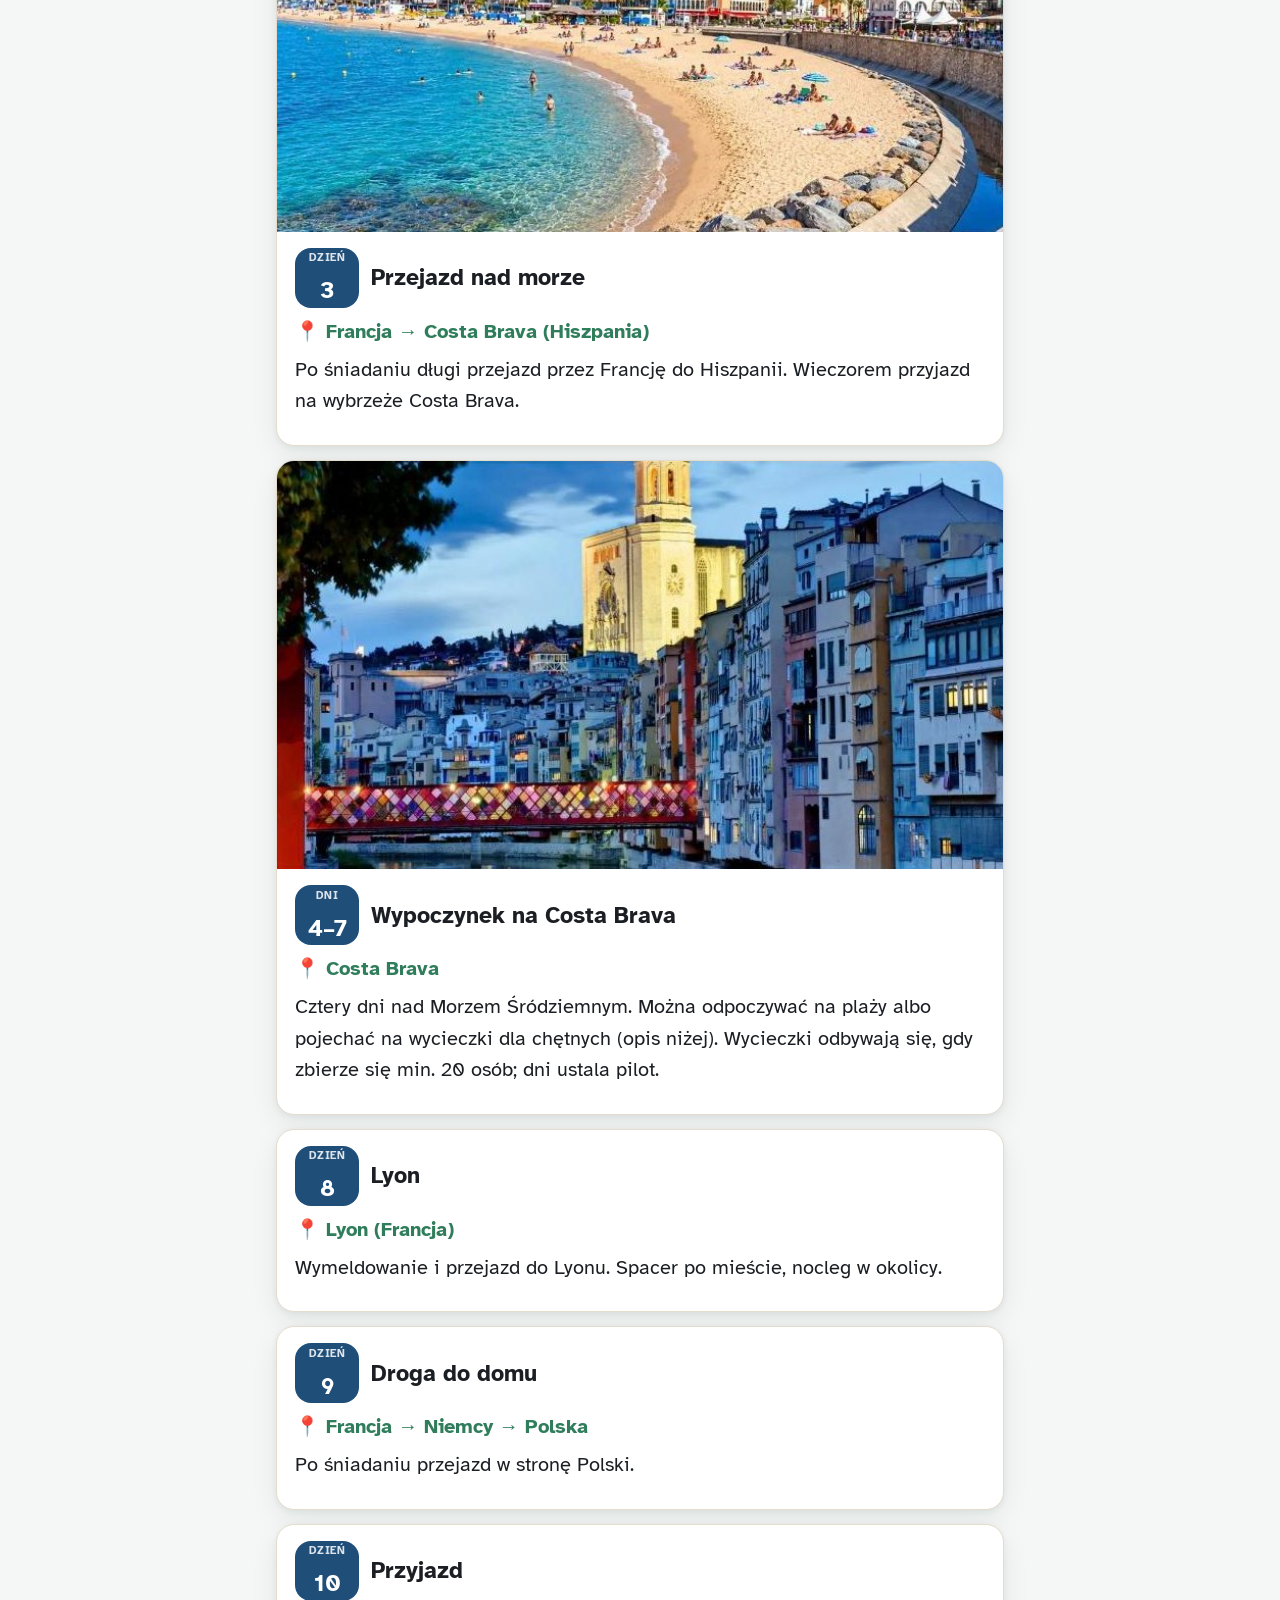
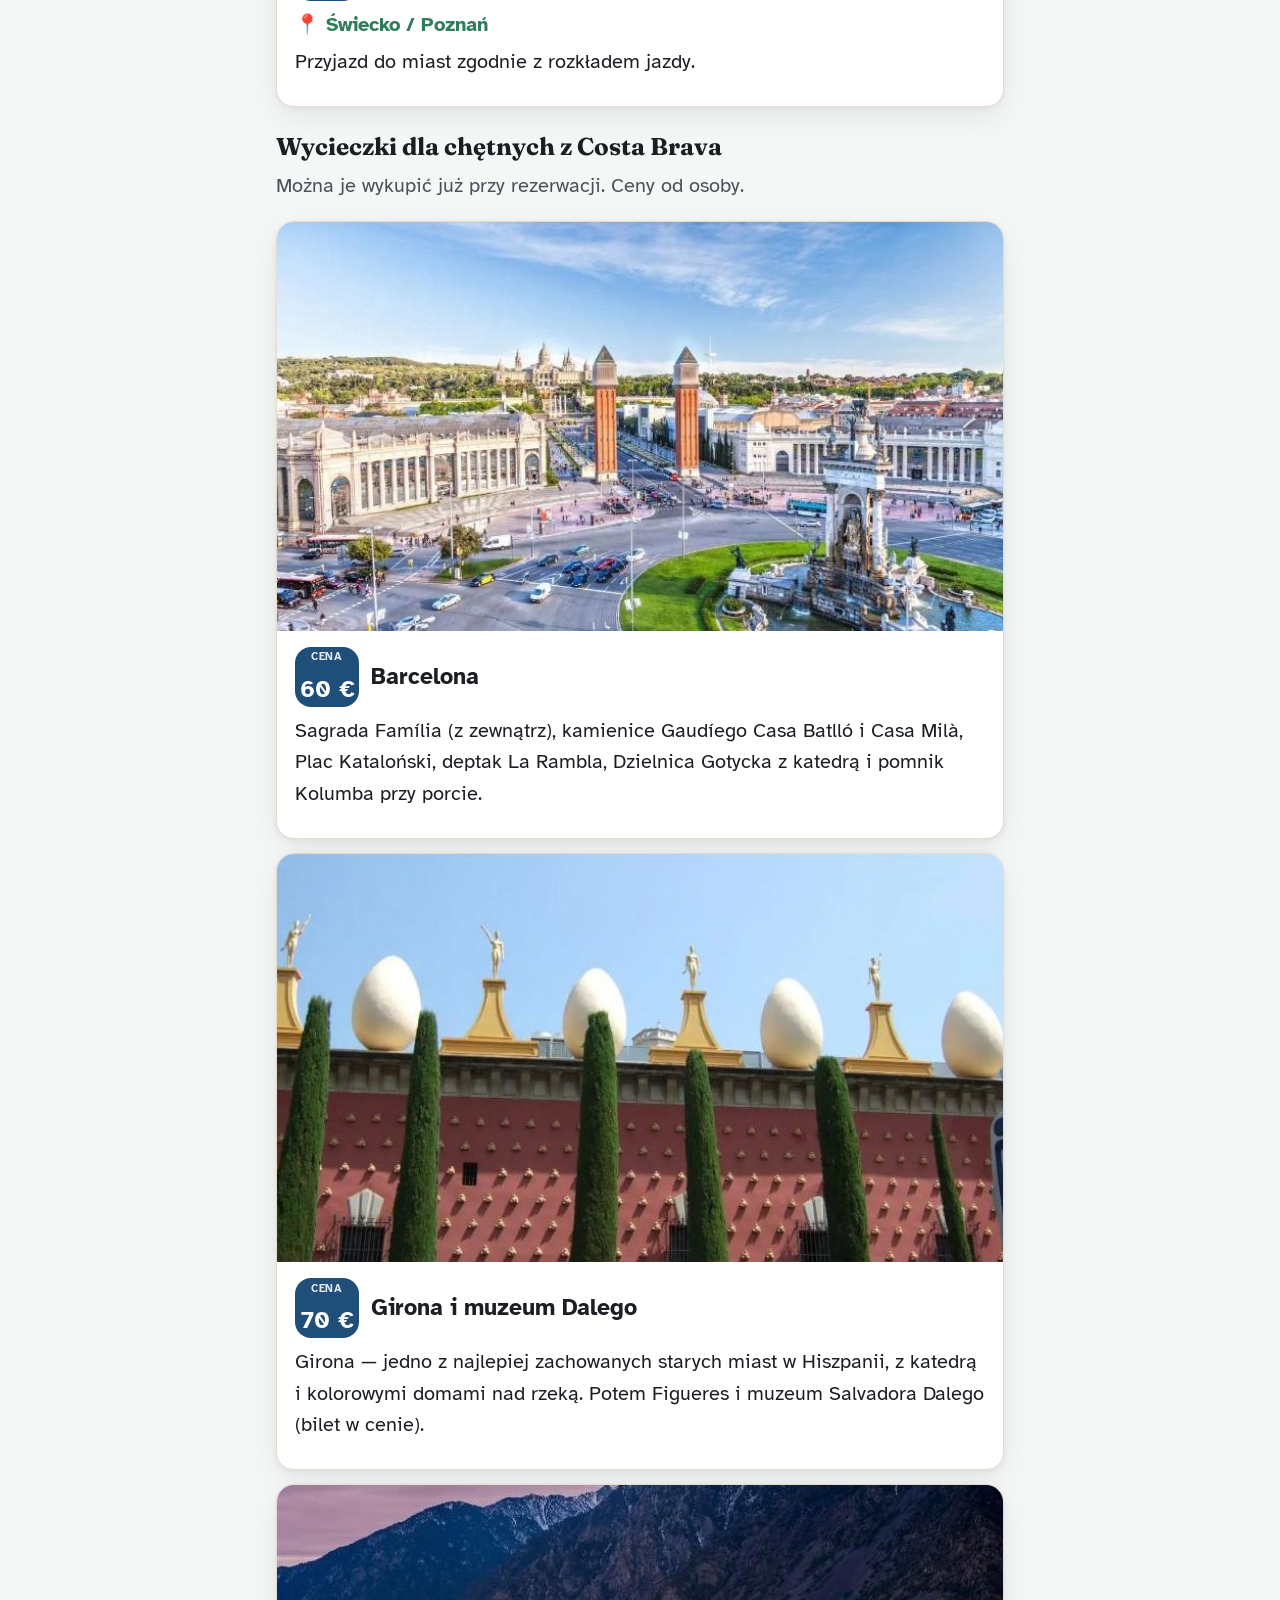
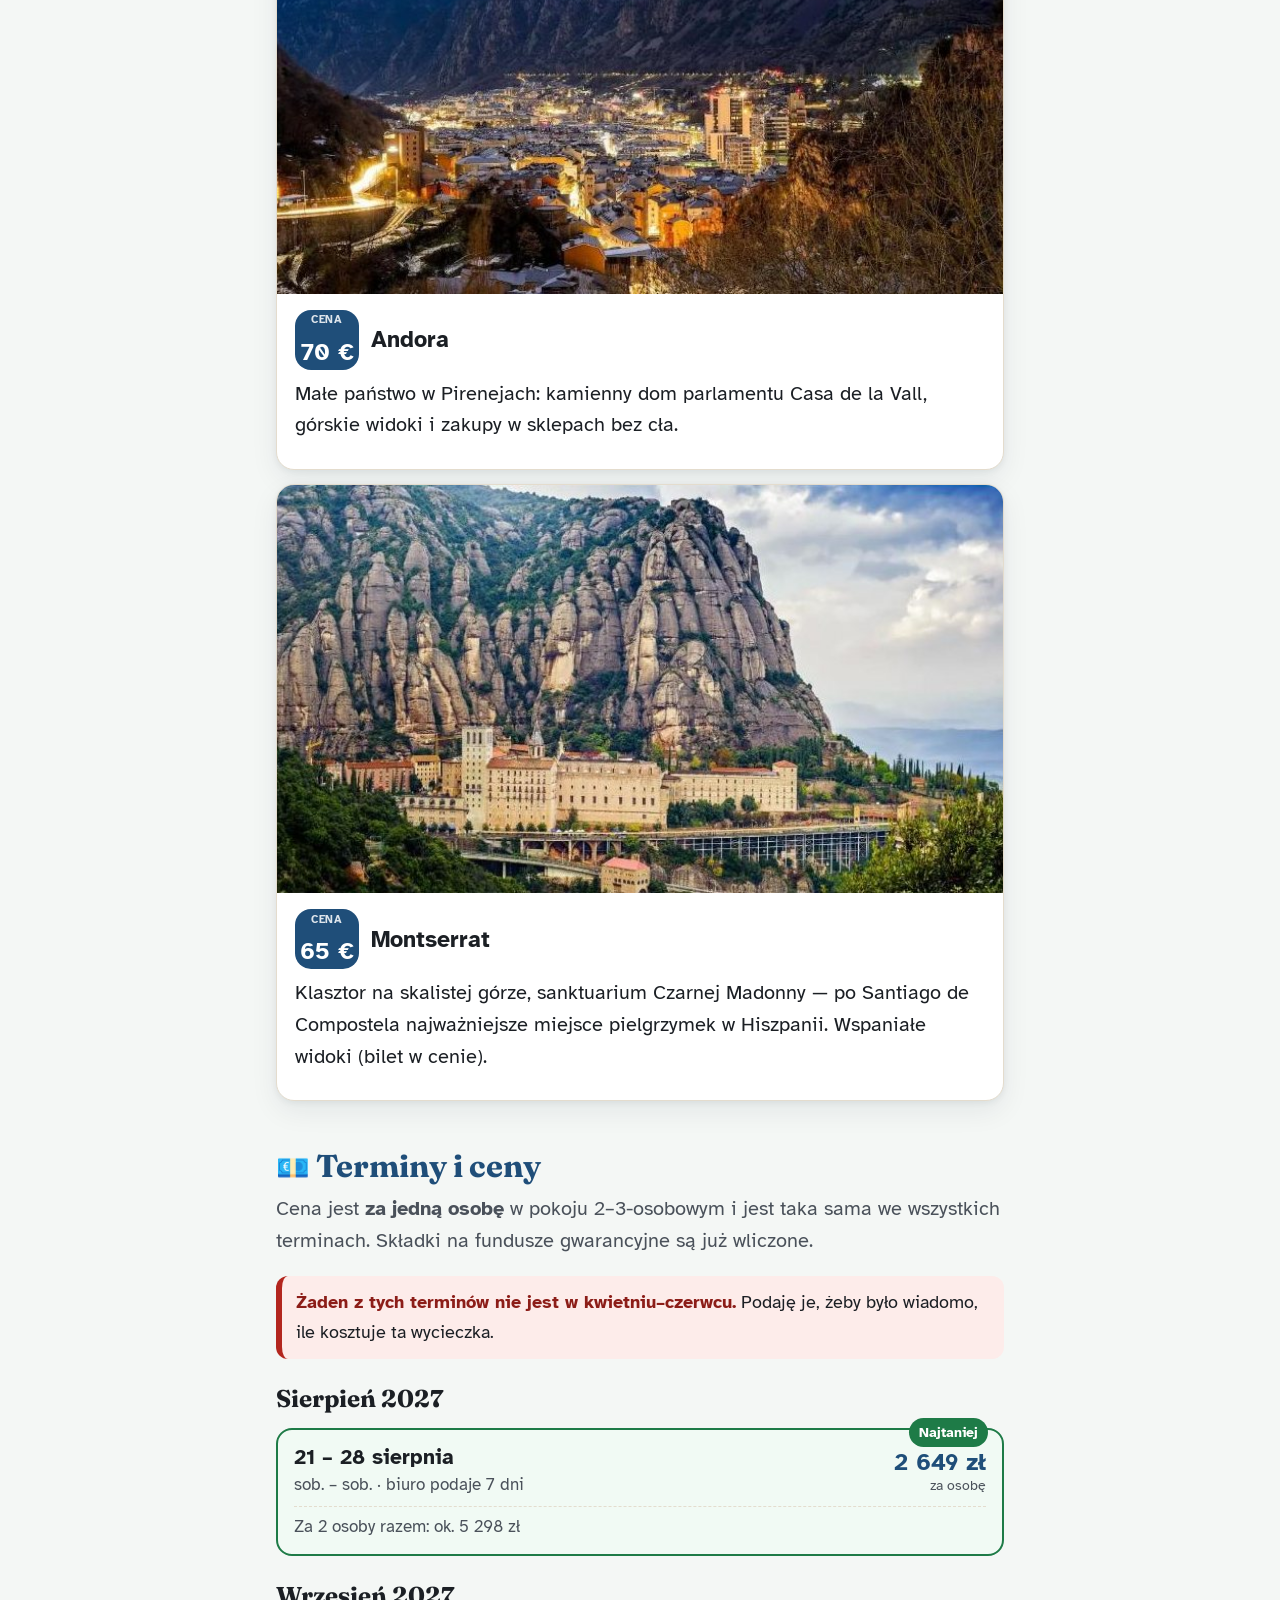
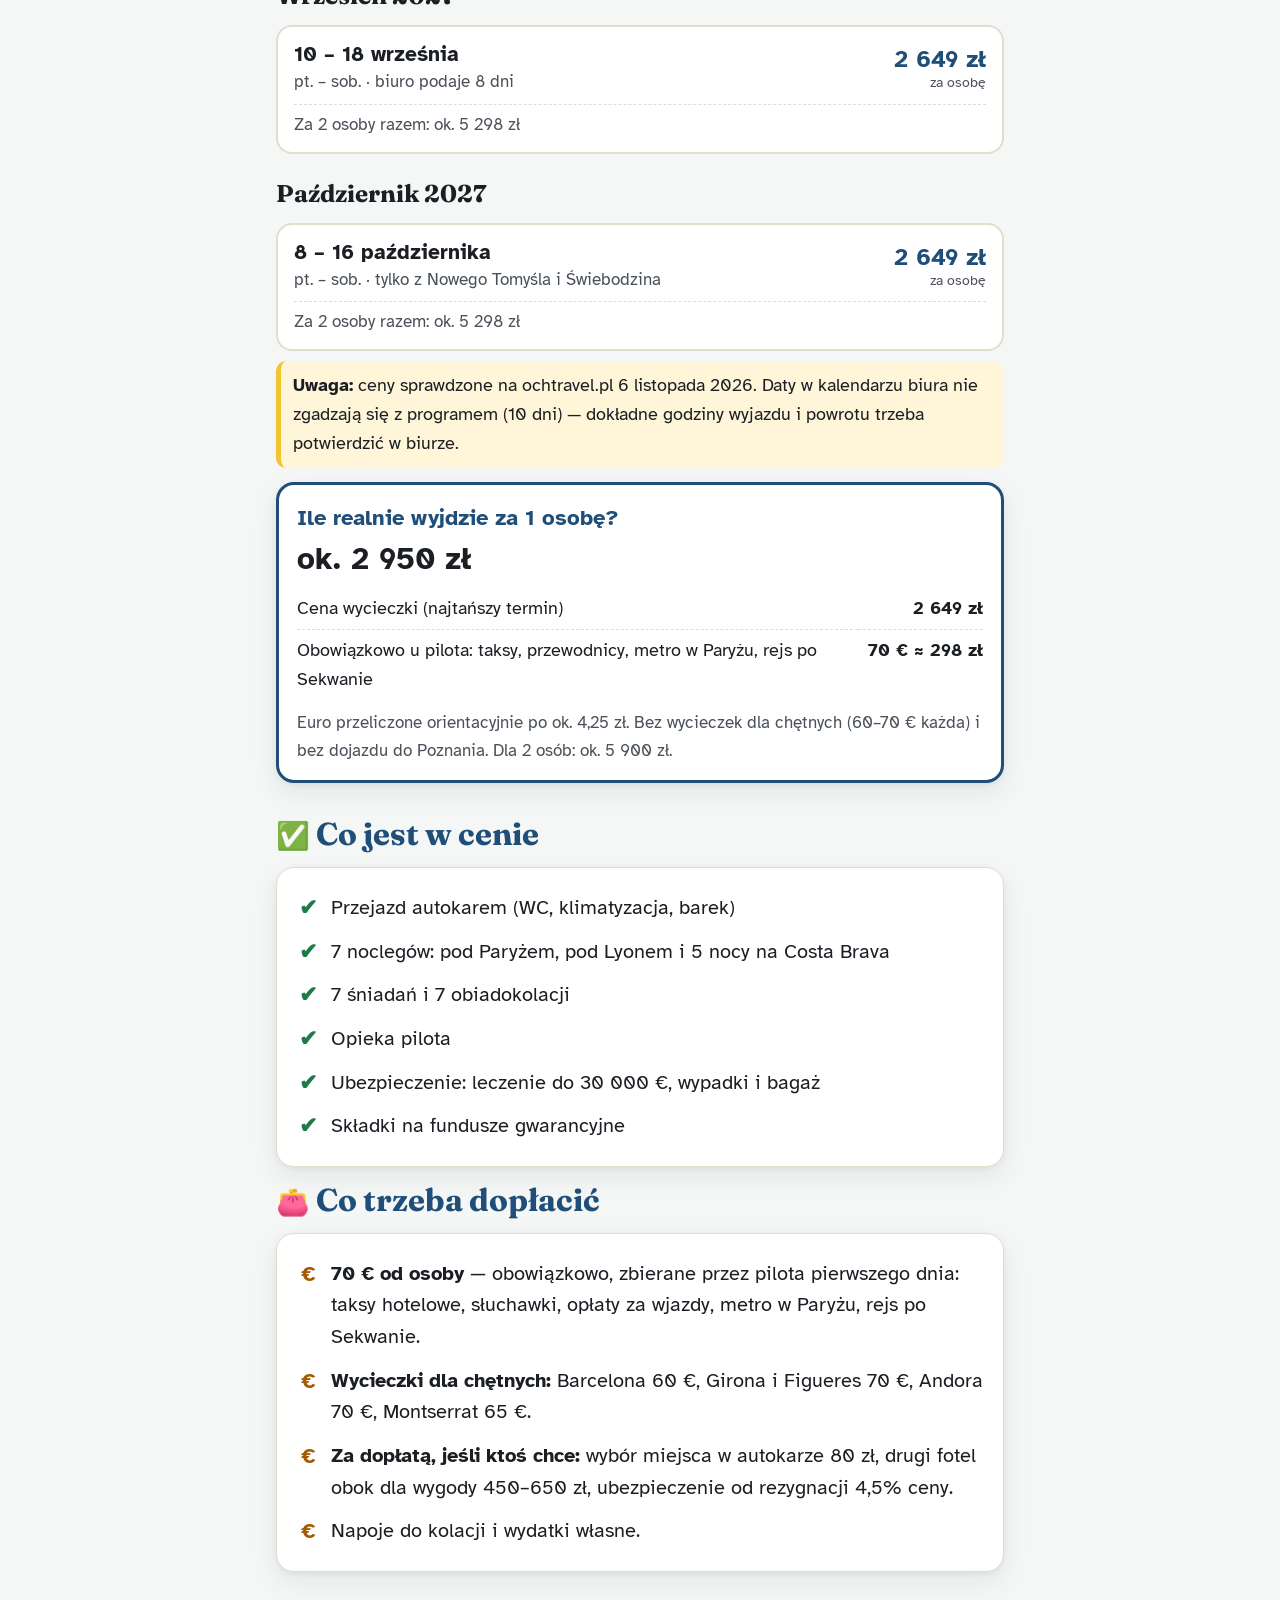
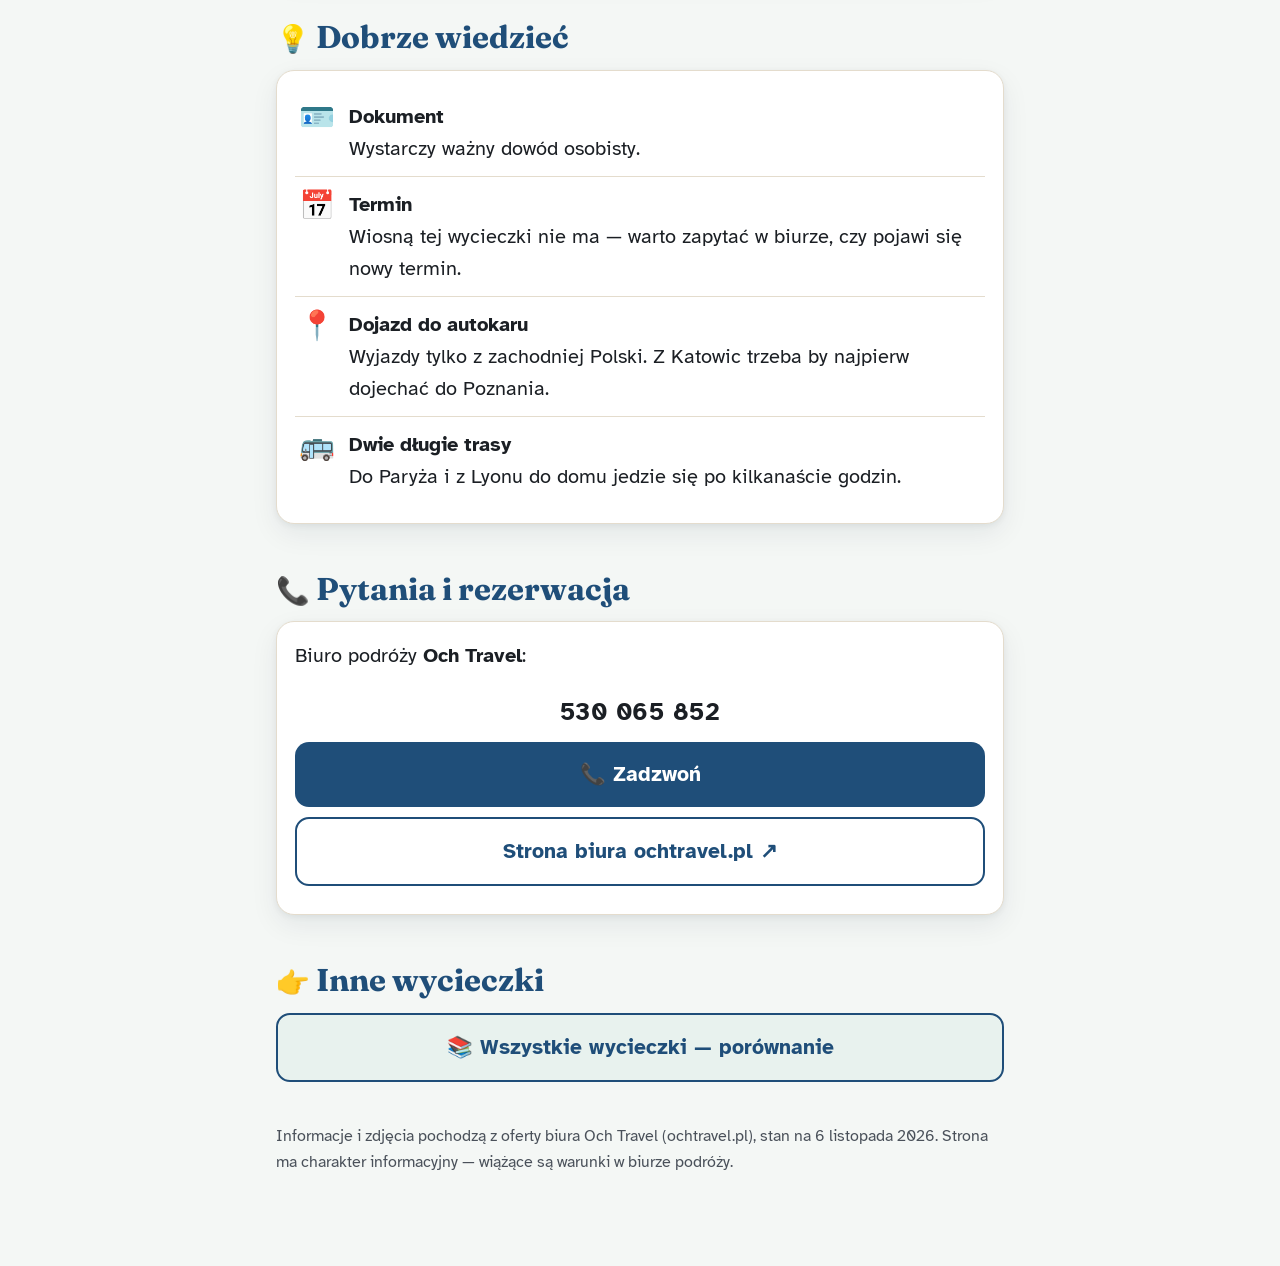
<file: och-hiszpanskie-wybrzeze-paryz/index.html>
<!DOCTYPE html>
<html lang="pl">
<head>
<meta charset="utf-8">
<meta name="viewport" content="width=device-width, initial-scale=1">
<title>Hiszpańskie Wybrzeże i Paryż — Och Travel, autokarem</title>
<meta name="description" content="Wycieczka autokarowa Och Travel: Paryż, wypoczynek na Costa Brava z wycieczkami do Barcelony, Girony, Andory i Montserratu, Lyon.">
<link rel="preconnect" href="https://fonts.googleapis.com">
<link rel="preconnect" href="https://fonts.gstatic.com" crossorigin>
<link href="https://fonts.googleapis.com/css2?family=Atkinson+Hyperlegible:wght@400;700&family=Fraunces:opsz,wght@9..144,700&display=swap" rel="stylesheet">
<link rel="stylesheet" href="style.css">
</head>
<body>

<div class="textsize" role="region" aria-label="Wielkość liter">
  <div class="wrap">
    <span>Wielkość liter:</span>
    <div class="btns">
      <button type="button" data-size="normal" aria-label="Zwykłe litery">A</button>
      <button type="button" data-size="big" aria-label="Większe litery">A+</button>
      <button type="button" data-size="huge" aria-label="Największe litery">A++</button>
    </div>
  </div>
</div>

<header class="hero">
  <img src="img/hero.jpg" alt="Girona — kolorowe domy nad rzeką">
  <div class="txt">
    <div class="wrap">
      <span class="kicker">Wycieczka autokarem · Och Travel</span>
      <h1>Hiszpańskie Wybrzeże i&nbsp;Paryż</h1>
      <p class="sub">Paryż, 5 nocy nad morzem na Costa Brava i Lyon</p>
    </div>
  </div>
</header>

<main class="wrap">

  <div class="facts">
    <div class="fact"><b>ok. 10 dni</b><small>7 noclegów (5 nad morzem)</small></div>
    <div class="fact"><b>Poznań</b><small>i inne miasta zachodniej Polski</small></div>
    <div class="fact wide"><b>Sierpień – październik</b><small>2027 — wiosną brak terminów</small></div>
    <div class="fact price"><b>od <span data-cheapest>2&nbsp;649&nbsp;zł</span></b><small>za osobę — taniej, ale termin nie pasuje</small></div>
  </div>

  <div class="warn"><b>Uwaga: wiosną tej wycieczki nie ma.</b> Biuro Och Travel pokazuje teraz tylko terminy w sierpniu, wrześniu i październiku 2027. Wyjazdy są z zachodniej Polski (Poznań, Nowy Tomyśl, Świebodzin, Świecko) — nie z Katowic. Wcześniej porównywarka podawała termin 21–30 maja, ale ta oferta została wycofana. Warto zadzwonić i zapytać, czy pojawi się termin wiosenny.</div>
  <nav class="toc" aria-label="Spis treści">
    <a href="#skrot">W skrócie</a>
    <a href="#plan">Plan dzień po dniu</a>
    <a href="#ceny">Terminy i ceny</a>
    <a href="#doplaty">Co w cenie, co dopłacić</a>
  </nav>

  <section id="skrot">
    <h2><span class="em">📋</span>W skrócie</h2>
    <div class="card">
      <ul class="info">
        <li><span class="ic">🚌</span><div><b>Autokarem z zachodniej Polski</b>Autokar z WC, klimatyzacją i barkiem. Wsiada się w Poznaniu, Nowym Tomyślu, Świebodzinie albo w Świecku.</div></li>
        <li><span class="ic">🧑‍💼</span><div><b>Pilot</b>Opiekuje się grupą w czasie podróży.</div></li>
        <li><span class="ic">🏖️</span><div><b>Więcej wypoczynku niż zwiedzania</b>5 nocy w jednym hotelu na Costa Brava. Zwiedzanie Barcelony, Girony, Andory czy Montserratu jest dla chętnych, za dopłatą.</div></li>
        <li><span class="ic">🏨</span><div><b>Hotele 2–3-gwiazdkowe</b>Pokoje 2–3-osobowe. 7 śniadań i 7 obiadokolacji.</div></li>
        <li><span class="ic">🧳</span><div><b>Bagaż</b>Walizka do 20 kg i bagaż podręczny do 5 kg.</div></li>
      </ul>
    </div>
  </section>

  <section id="mapa">
    <h2><span class="em">🗺️</span>Trasa po kolei</h2>
    <div class="card">
      <ul class="route">
        <li class="home">Poznań / Świecko<small>wyjazd</small></li>
        <li>Paryż<small>zwiedzanie z rejsem po Sekwanie</small></li>
        <li>Costa Brava<small>5 nocy nad morzem</small></li>
        <li>Lyon<small>spacer</small></li>
        <li class="home">Poznań / Świecko<small>powrót</small></li>
      </ul>
    </div>
  </section>

  <section id="plan">
    <h2><span class="em">🗓️</span>Plan dzień po dniu</h2>
    <p class="lead">Kolejność zwiedzania może się nieco zmienić — o szczegółach decyduje pilot na miejscu.</p>

    <article class="card day">
      <div class="body">
        <div class="head"><div class="num"><small>dzień</small><span>1</span></div><h3>Wyjazd z Polski</h3></div>
        <p class="where">📍 Poznań / Świecko → Francja</p>
        <p>Wyjazd z wybranego miasta zgodnie z rozkładem. Jazda przez noc.</p>
      </div>
    </article>

    <article class="card day">
      <div class="body">
        <div class="head"><div class="num"><small>dzień</small><span>2</span></div><h3>Paryż</h3></div>
        <p class="where">📍 Paryż</p>
        <p>Zwiedzanie autokarem i pieszo: Łuk Triumfalny, taras Trocadero z widokiem na Wieżę Eiffla, Pola Marsowe, Pałac Inwalidów z grobem Napoleona, ozdobny most Aleksandra III i plac Zgody.</p>
        <p>Potem ogrodami do Luwru, spacer nad Sekwaną, wyspa Cité z katedrą Notre-Dame i kaplicą Sainte-Chapelle oraz ratusz. Część trasy pokonuje się statkiem po Sekwanie. Wieczorem hotel pod Paryżem.</p>
      </div>
    </article>

    <article class="card day">
      <img src="img/lloret-plaza.jpg" alt="Plaża na wybrzeżu Costa Brava" loading="lazy">
      <div class="body">
        <div class="head"><div class="num"><small>dzień</small><span>3</span></div><h3>Przejazd nad morze</h3></div>
        <p class="where">📍 Francja → Costa Brava (Hiszpania)</p>
        <p>Po śniadaniu długi przejazd przez Francję do Hiszpanii. Wieczorem przyjazd na wybrzeże Costa Brava.</p>
      </div>
    </article>

    <article class="card day">
      <img src="img/girona-noc.jpg" alt="Girona wieczorem — kolorowe domy nad rzeką" loading="lazy">
      <div class="body">
        <div class="head"><div class="num"><small>dni</small><span>4–7</span></div><h3>Wypoczynek na Costa Brava</h3></div>
        <p class="where">📍 Costa Brava</p>
        <p>Cztery dni nad Morzem Śródziemnym. Można odpoczywać na plaży albo pojechać na wycieczki dla chętnych (opis niżej). Wycieczki odbywają się, gdy zbierze się min. 20 osób; dni ustala pilot.</p>
      </div>
    </article>

    <article class="card day">
      <div class="body">
        <div class="head"><div class="num"><small>dzień</small><span>8</span></div><h3>Lyon</h3></div>
        <p class="where">📍 Lyon (Francja)</p>
        <p>Wymeldowanie i przejazd do Lyonu. Spacer po mieście, nocleg w okolicy.</p>
      </div>
    </article>

    <article class="card day">
      <div class="body">
        <div class="head"><div class="num"><small>dzień</small><span>9</span></div><h3>Droga do domu</h3></div>
        <p class="where">📍 Francja → Niemcy → Polska</p>
        <p>Po śniadaniu przejazd w stronę Polski.</p>
      </div>
    </article>

    <article class="card day">
      <div class="body">
        <div class="head"><div class="num"><small>dzień</small><span>10</span></div><h3>Przyjazd</h3></div>
        <p class="where">📍 Świecko / Poznań</p>
        <p>Przyjazd do miast zgodnie z rozkładem jazdy.</p>
      </div>
    </article>

    <h3 class="month">Wycieczki dla chętnych z Costa Brava</h3>
    <p class="lead">Można je wykupić już przy rezerwacji. Ceny od osoby.</p>
    <article class="card day">
      <img src="img/barcelona-plac.jpg" alt="Barcelona — Plac Hiszpański z wieżami" loading="lazy">
      <div class="body">
        <div class="head"><div class="num"><small>cena</small><span>60 €</span></div><h3>Barcelona</h3></div>
        <p>Sagrada Família (z zewnątrz), kamienice Gaudíego Casa Batlló i Casa Milà, Plac Kataloński, deptak La Rambla, Dzielnica Gotycka z katedrą i pomnik Kolumba przy porcie.</p>
      </div>
    </article>

    <article class="card day">
      <img src="img/figueres-jajka.jpg" alt="Figueres — muzeum Dalego z wielkimi jajami na dachu" loading="lazy">
      <div class="body">
        <div class="head"><div class="num"><small>cena</small><span>70 €</span></div><h3>Girona i muzeum Dalego</h3></div>
        <p>Girona — jedno z najlepiej zachowanych starych miast w Hiszpanii, z katedrą i kolorowymi domami nad rzeką. Potem Figueres i muzeum Salvadora Dalego (bilet w cenie).</p>
      </div>
    </article>

    <article class="card day">
      <img src="img/andora.jpg" alt="Andora — miasteczko w Pirenejach" loading="lazy">
      <div class="body">
        <div class="head"><div class="num"><small>cena</small><span>70 €</span></div><h3>Andora</h3></div>
        <p>Małe państwo w Pirenejach: kamienny dom parlamentu Casa de la Vall, górskie widoki i zakupy w sklepach bez cła.</p>
      </div>
    </article>

    <article class="card day">
      <img src="img/montserrat.jpg" alt="Montserrat — klasztor wśród skał" loading="lazy">
      <div class="body">
        <div class="head"><div class="num"><small>cena</small><span>65 €</span></div><h3>Montserrat</h3></div>
        <p>Klasztor na skalistej górze, sanktuarium Czarnej Madonny — po Santiago de Compostela najważniejsze miejsce pielgrzymek w Hiszpanii. Wspaniałe widoki (bilet w cenie).</p>
      </div>
    </article>

  </section>

  <section id="ceny">
    <h2><span class="em">💶</span>Terminy i ceny</h2>
    <p class="lead">Cena jest <b>za jedną osobę</b> w pokoju 2–3-osobowym i jest taka sama we wszystkich terminach. Składki na fundusze gwarancyjne są już wliczone.</p>
    <div class="warn"><b>Żaden z tych terminów nie jest w kwietniu–czerwcu.</b> Podaję je, żeby było wiadomo, ile kosztuje ta wycieczka.</div>

    <h3 class="month">Sierpień 2027</h3>
    <div class="term" data-price="2649"><div><div class="dates">21 – 28 sierpnia</div><div class="days">sob. – sob. · biuro podaje 7 dni</div></div><div class="pp">2&nbsp;649&nbsp;zł<small>za osobę</small></div><div class="tot"></div></div>

    <h3 class="month">Wrzesień 2027</h3>
    <div class="term" data-price="2649"><div><div class="dates">10 – 18 września</div><div class="days">pt. – sob. · biuro podaje 8 dni</div></div><div class="pp">2&nbsp;649&nbsp;zł<small>za osobę</small></div><div class="tot"></div></div>

    <h3 class="month">Październik 2027</h3>
    <div class="term" data-price="2649"><div><div class="dates">8 – 16 października</div><div class="days">pt. – sob. · tylko z Nowego Tomyśla i Świebodzina</div></div><div class="pp">2&nbsp;649&nbsp;zł<small>za osobę</small></div><div class="tot"></div></div>

    <div class="note"><b>Uwaga:</b> ceny sprawdzone na ochtravel.pl 6 listopada 2026. Daty w kalendarzu biura nie zgadzają się z programem (10 dni) — dokładne godziny wyjazdu i powrotu trzeba potwierdzić w biurze.</div>

    <div class="cost">
      <h3>Ile realnie wyjdzie za 1 osobę?</h3>
      <div class="big">ok. 2&nbsp;950&nbsp;zł</div>
      <table>
        <tr><td>Cena wycieczki (najtańszy termin)</td><td>2&nbsp;649&nbsp;zł</td></tr>
        <tr><td>Obowiązkowo u pilota: taksy, przewodnicy, metro w Paryżu, rejs po Sekwanie</td><td>70&nbsp;€ ≈ 298&nbsp;zł</td></tr>
      </table>
      <p>Euro przeliczone orientacyjnie po ok. 4,25&nbsp;zł. Bez wycieczek dla chętnych (60–70&nbsp;€ każda) i bez dojazdu do Poznania. Dla 2 osób: ok. 5&nbsp;900&nbsp;zł.</p>
    </div>
  </section>

  <section id="doplaty">
    <h2><span class="em">✅</span>Co jest w cenie</h2>
    <div class="card">
      <ul class="check">
        <li>Przejazd autokarem (WC, klimatyzacja, barek)</li>
        <li>7 noclegów: pod Paryżem, pod Lyonem i 5 nocy na Costa Brava</li>
        <li>7 śniadań i 7 obiadokolacji</li>
        <li>Opieka pilota</li>
        <li>Ubezpieczenie: leczenie do 30 000 €, wypadki i bagaż</li>
        <li>Składki na fundusze gwarancyjne</li>
      </ul>
    </div>

    <h2><span class="em">👛</span>Co trzeba dopłacić</h2>
    <div class="card">
      <ul class="cross">
        <li><b>70 € od osoby</b> — obowiązkowo, zbierane przez pilota pierwszego dnia: taksy hotelowe, słuchawki, opłaty za wjazdy, metro w Paryżu, rejs po Sekwanie.</li>
        <li><b>Wycieczki dla chętnych:</b> Barcelona 60 €, Girona i Figueres 70 €, Andora 70 €, Montserrat 65 €.</li>
        <li><b>Za dopłatą, jeśli ktoś chce:</b> wybór miejsca w autokarze 80 zł, drugi fotel obok dla wygody 450–650 zł, ubezpieczenie od rezygnacji 4,5% ceny.</li>
        <li>Napoje do kolacji i wydatki własne.</li>
      </ul>
    </div>
  </section>

  <section id="wazne">
    <h2><span class="em">💡</span>Dobrze wiedzieć</h2>
    <div class="card">
      <ul class="info">
        <li><span class="ic">🪪</span><div><b>Dokument</b>Wystarczy ważny dowód osobisty.</div></li>
        <li><span class="ic">📅</span><div><b>Termin</b>Wiosną tej wycieczki nie ma — warto zapytać w biurze, czy pojawi się nowy termin.</div></li>
        <li><span class="ic">📍</span><div><b>Dojazd do autokaru</b>Wyjazdy tylko z zachodniej Polski. Z Katowic trzeba by najpierw dojechać do Poznania.</div></li>
        <li><span class="ic">🚌</span><div><b>Dwie długie trasy</b>Do Paryża i z Lyonu do domu jedzie się po kilkanaście godzin.</div></li>
      </ul>
    </div>
  </section>

  <section id="kontakt" class="contact">
    <h2><span class="em">📞</span>Pytania i rezerwacja</h2>
    <div class="card">
      <p style="margin-top:0">Biuro podróży <b>Och Travel</b>:</p>
      <p class="num">530 065 852</p>
      <a class="big call" href="tel:+48530065852">📞 Zadzwoń</a>
      <a class="big web" href="https://www.ochtravel.pl/" target="_blank" rel="noopener">Strona biura ochtravel.pl ↗</a>
    </div>
  </section>

  <section id="inne">
    <h2><span class="em">👉</span>Inne wycieczki</h2>
    <a class="hub-link" href="../index.html">📚 Wszystkie wycieczki — porównanie</a>
  </section>

  <footer>
    Informacje i zdjęcia pochodzą z oferty biura Och Travel (ochtravel.pl), stan na 6 listopada 2026. Strona ma charakter informacyjny — wiążące są warunki w biurze podróży.
  </footer>
</main>

<button type="button" class="top" id="top" aria-label="Wróć na górę strony">↑</button>

<div class="lightbox" id="lightbox" role="dialog" aria-label="Powiększone zdjęcie">
  <span class="tip">↔ Przesuń palcem</span>
  <button type="button" class="close" data-close>✕ Zamknij</button>
  <img alt="">
</div>

<script src="app.js"></script>
</body>
</html>
</file>
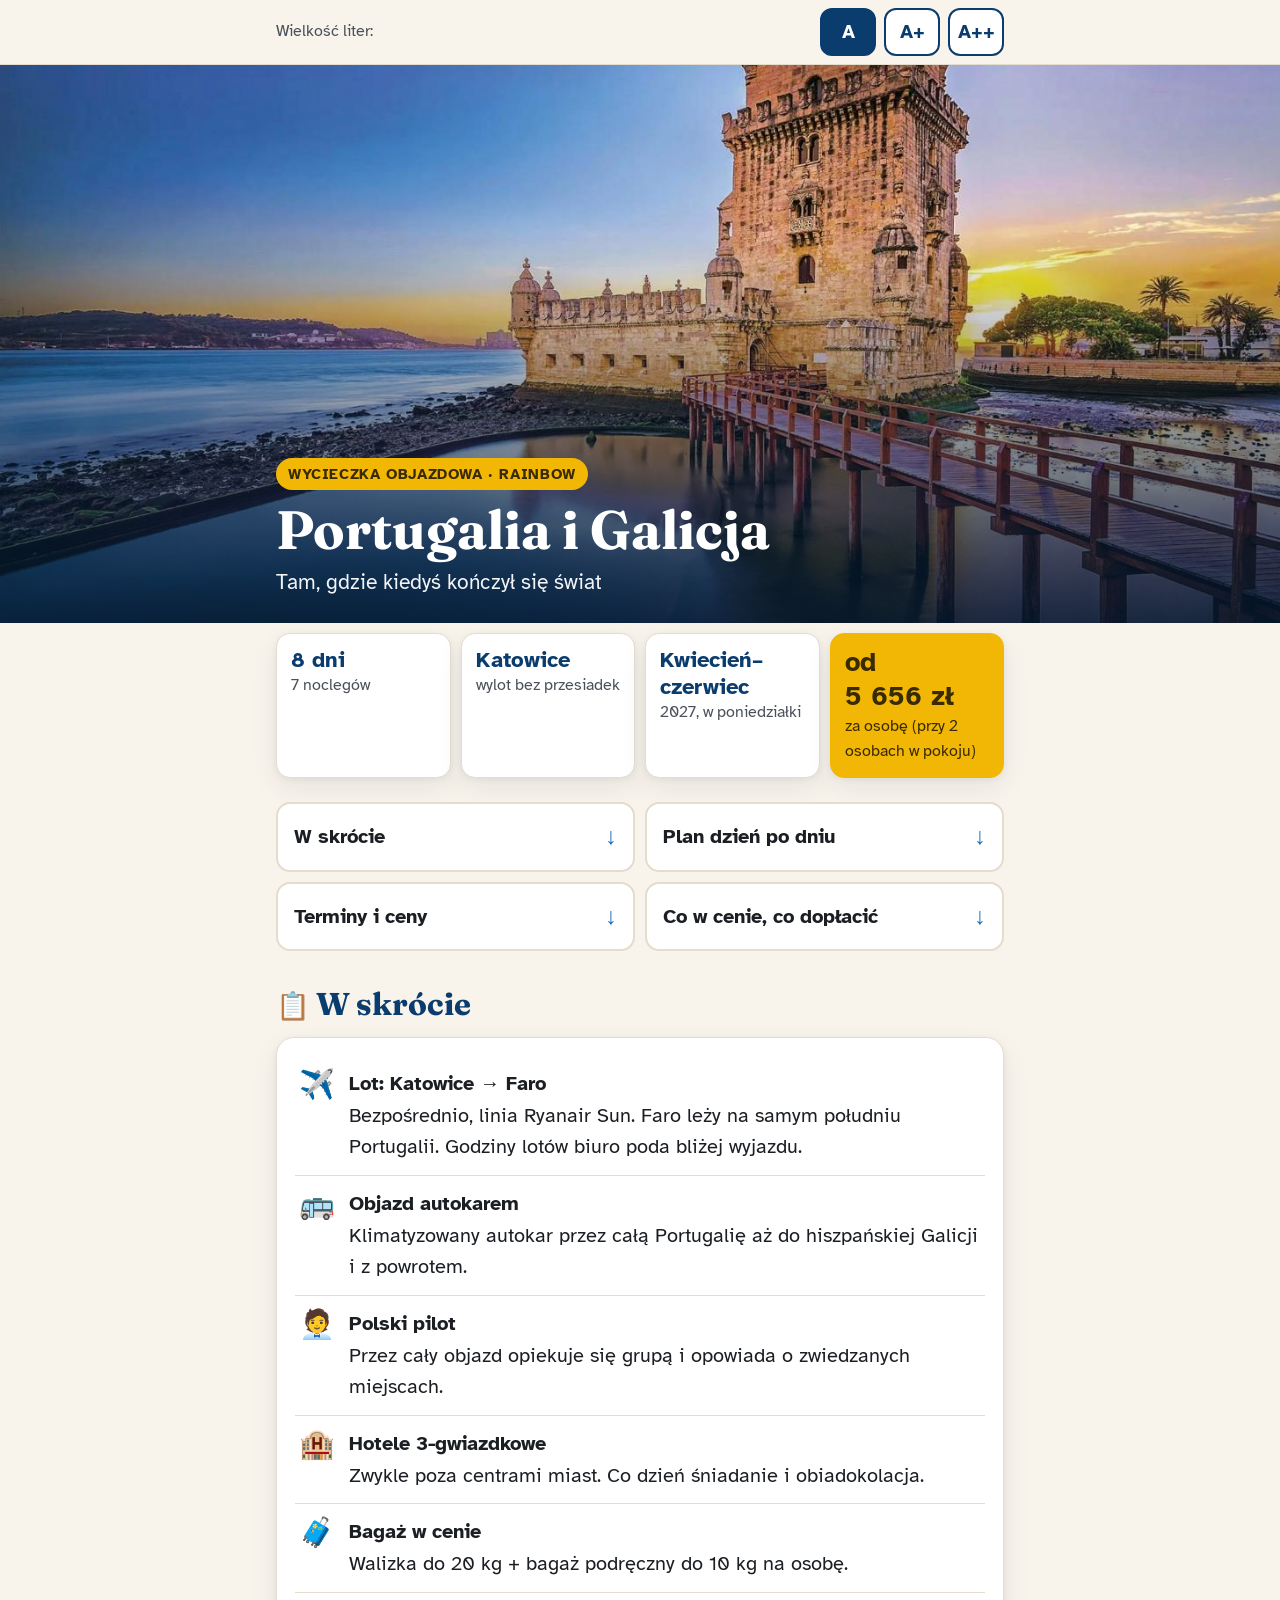
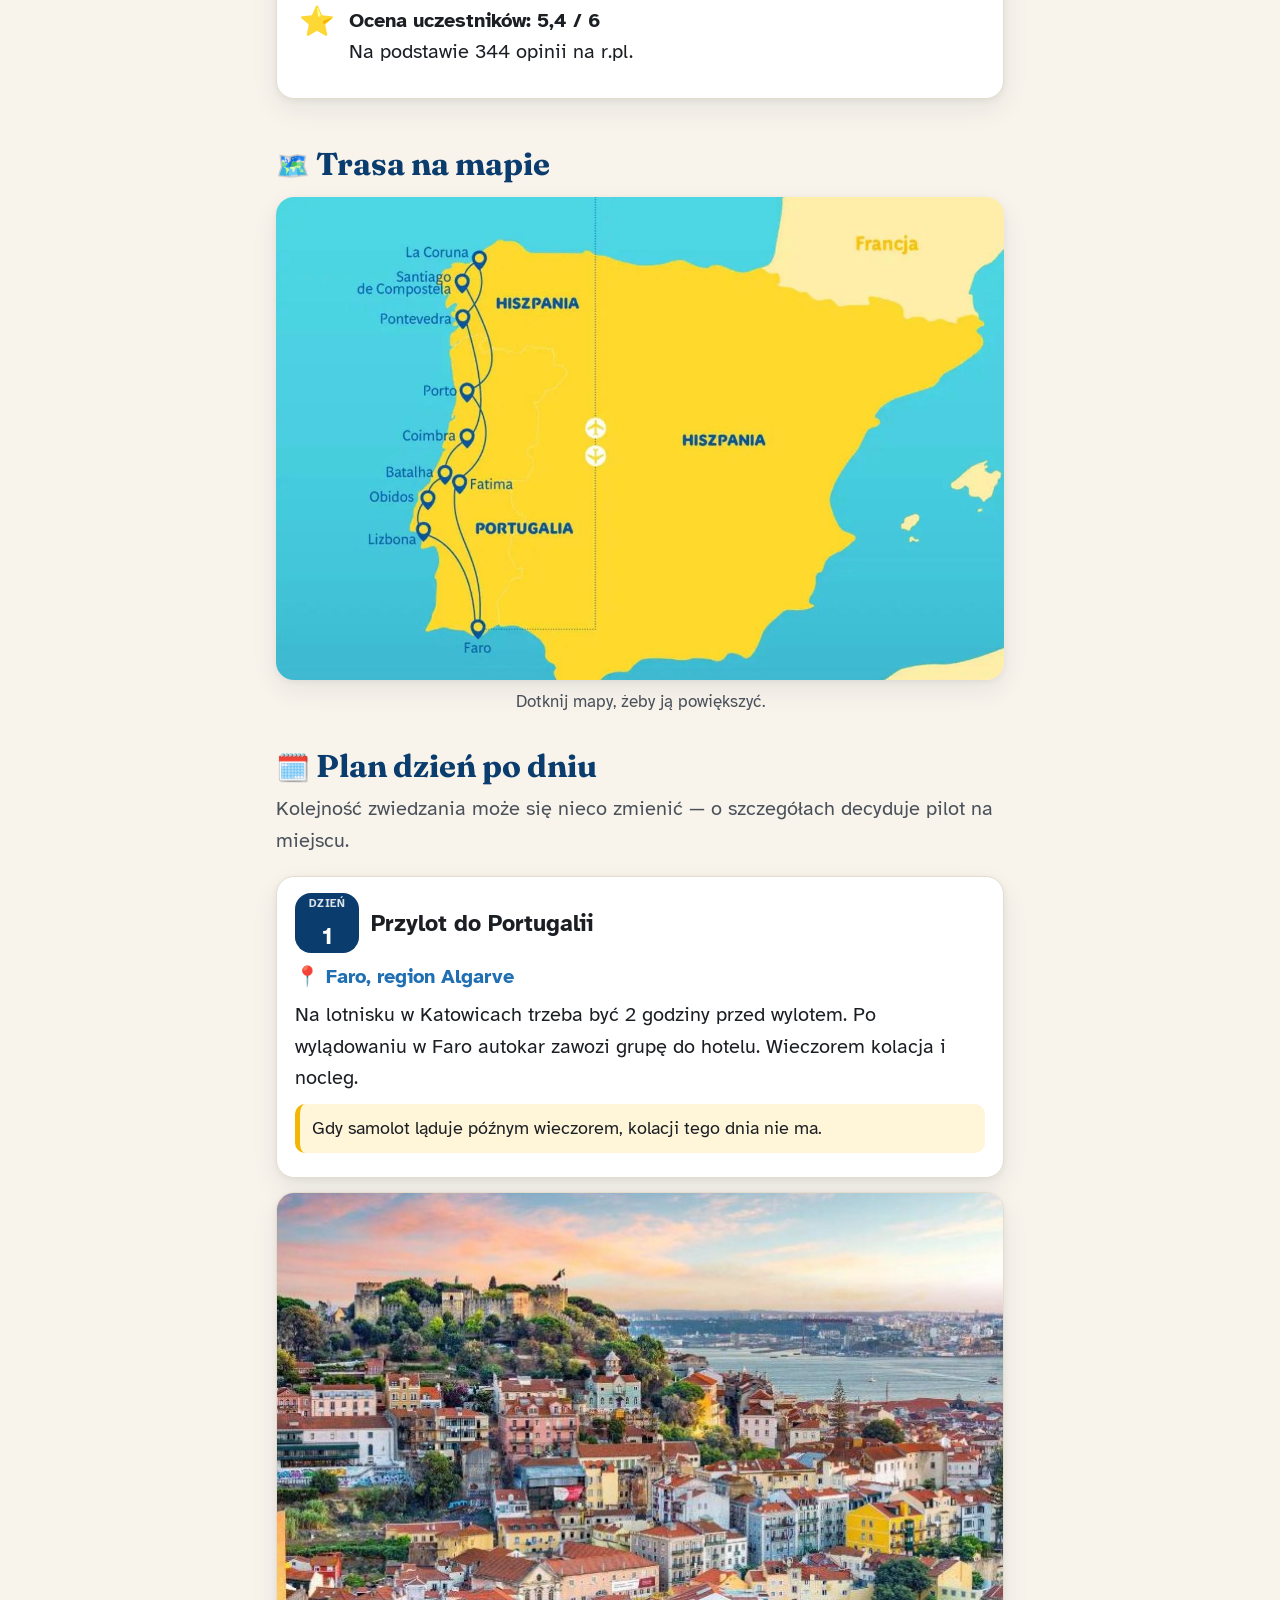
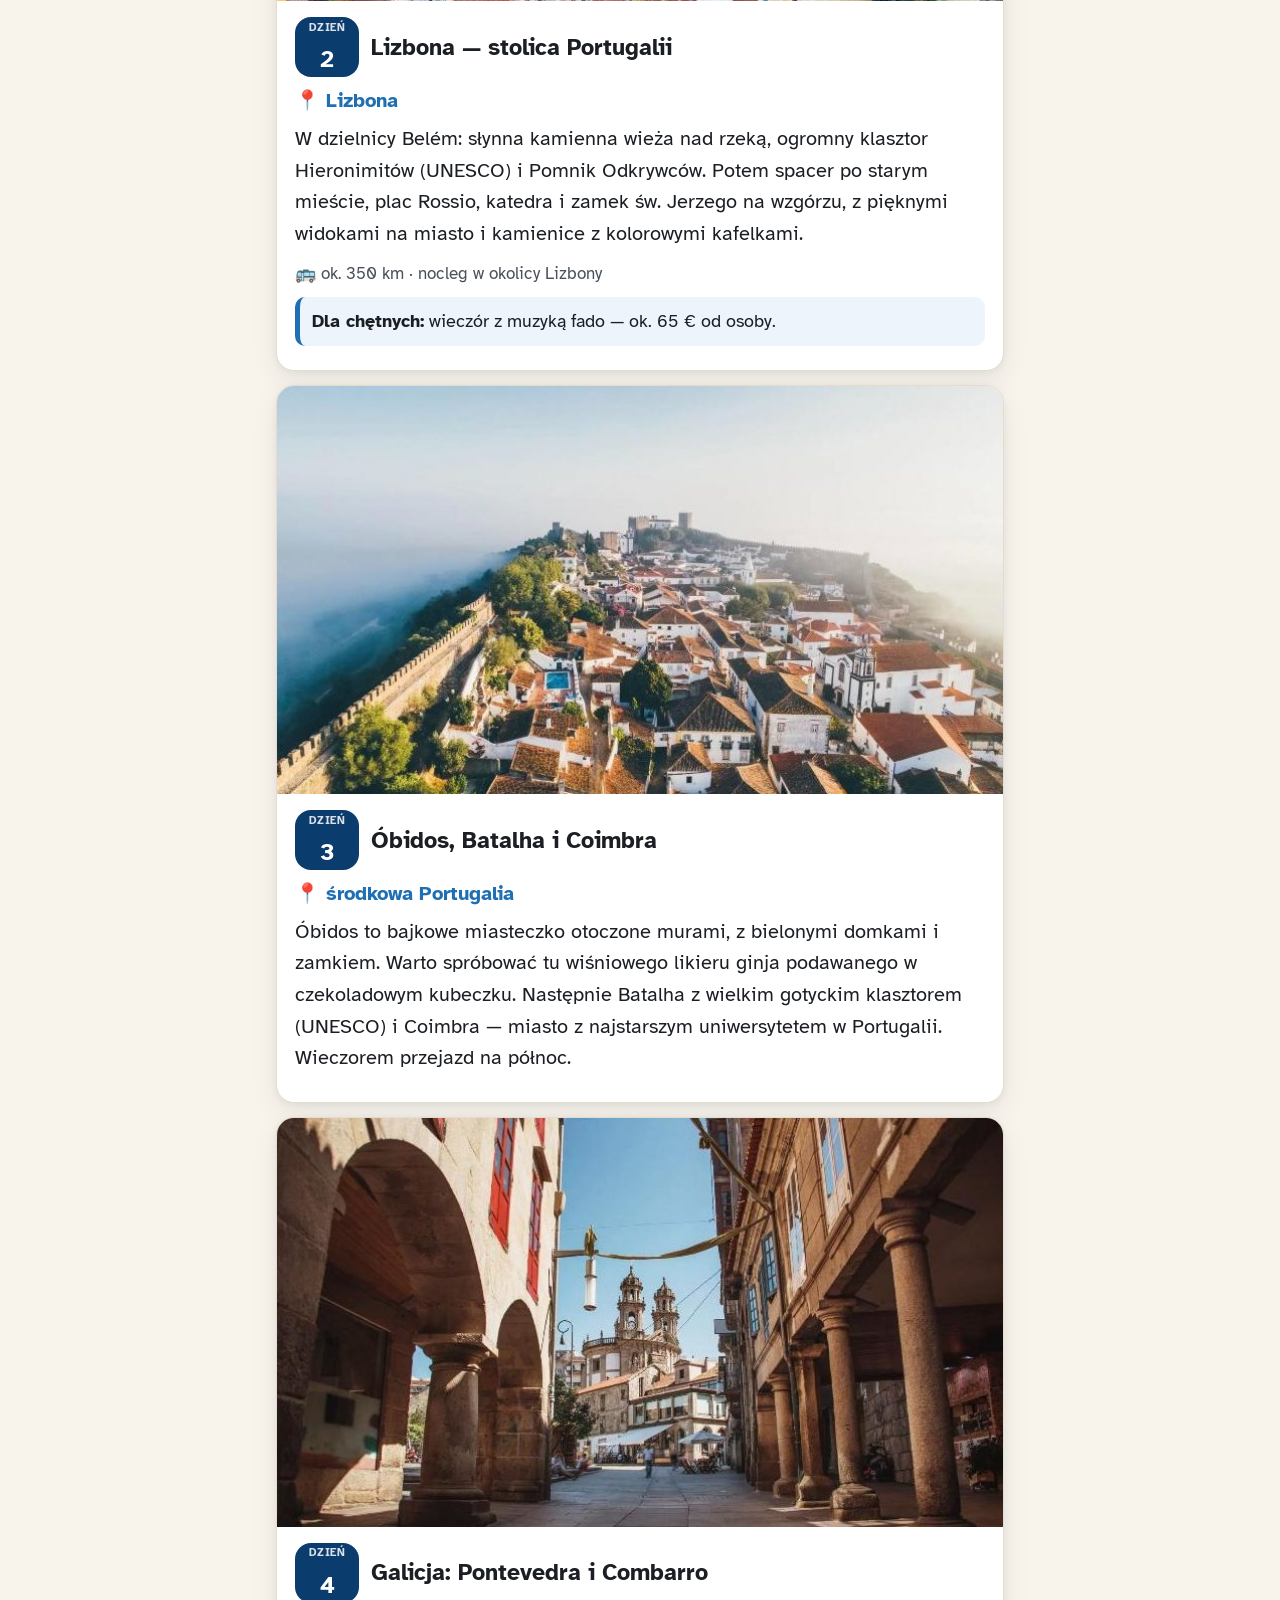
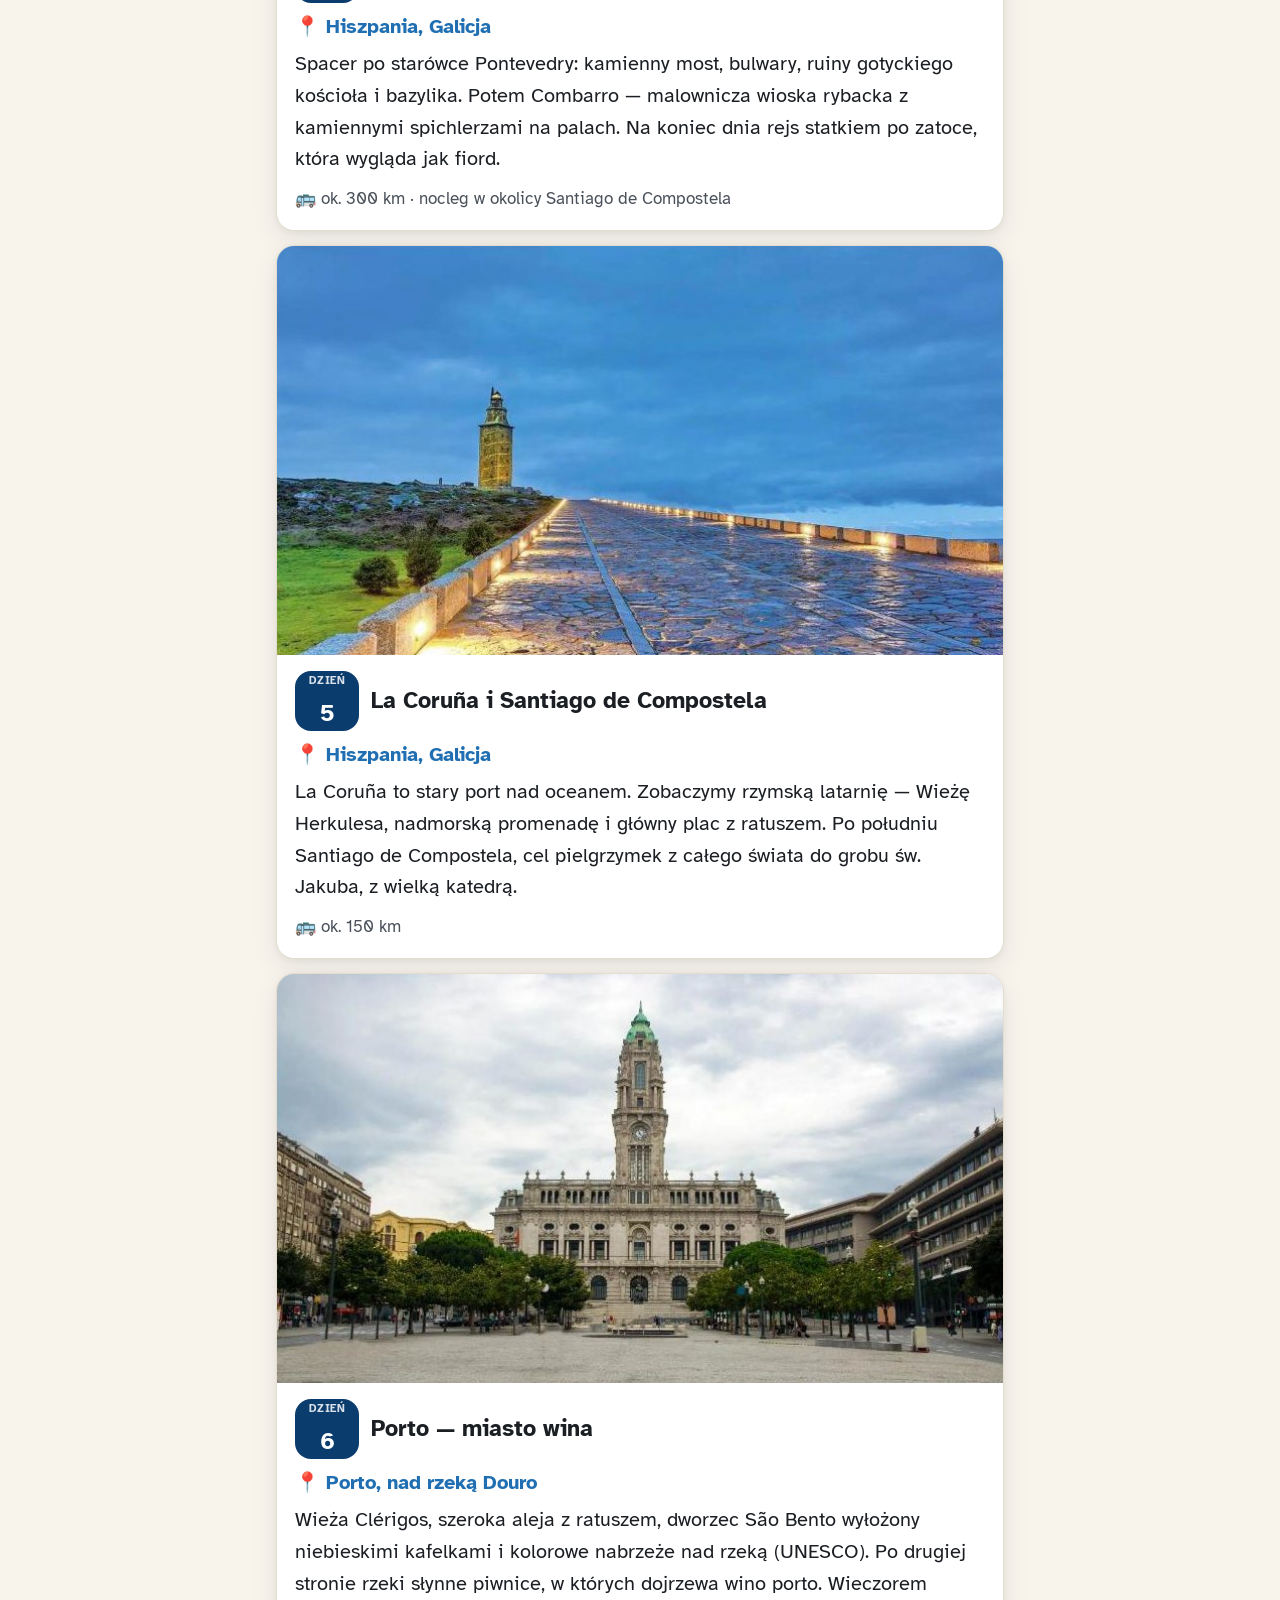
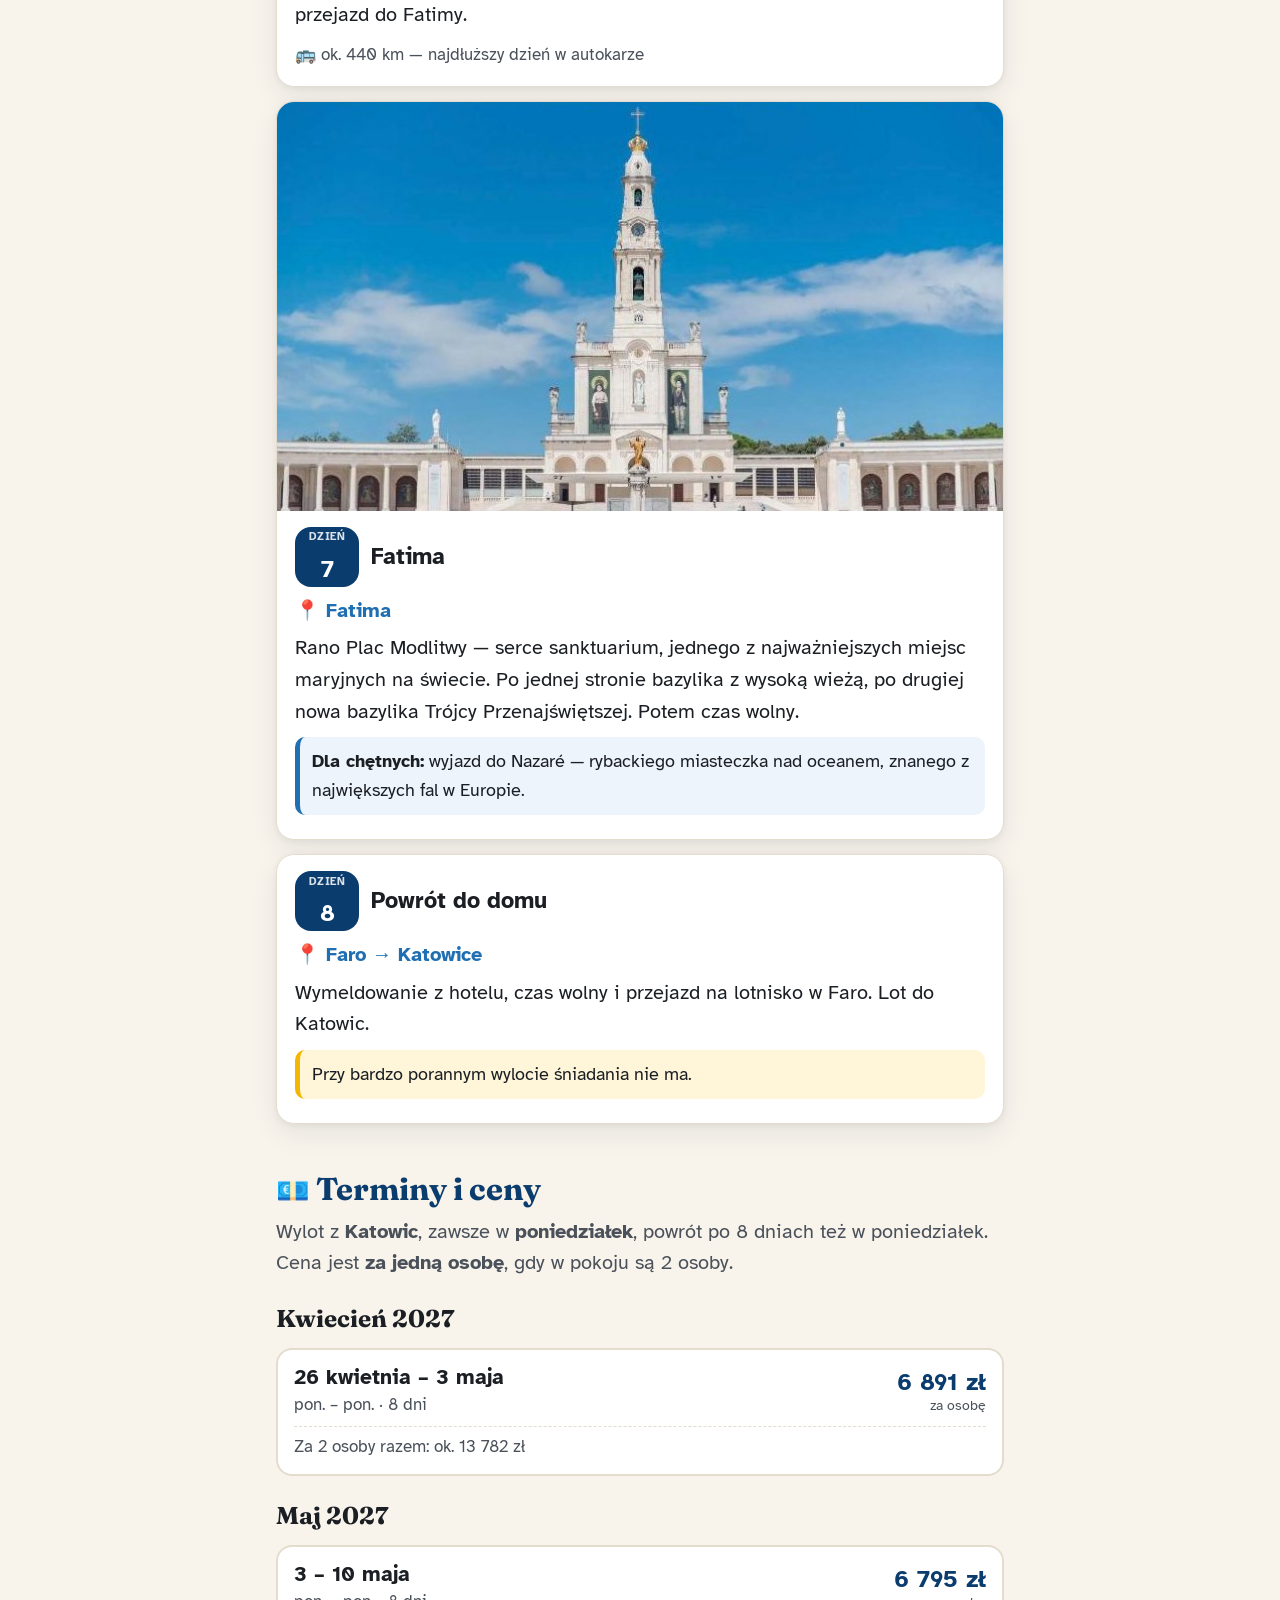
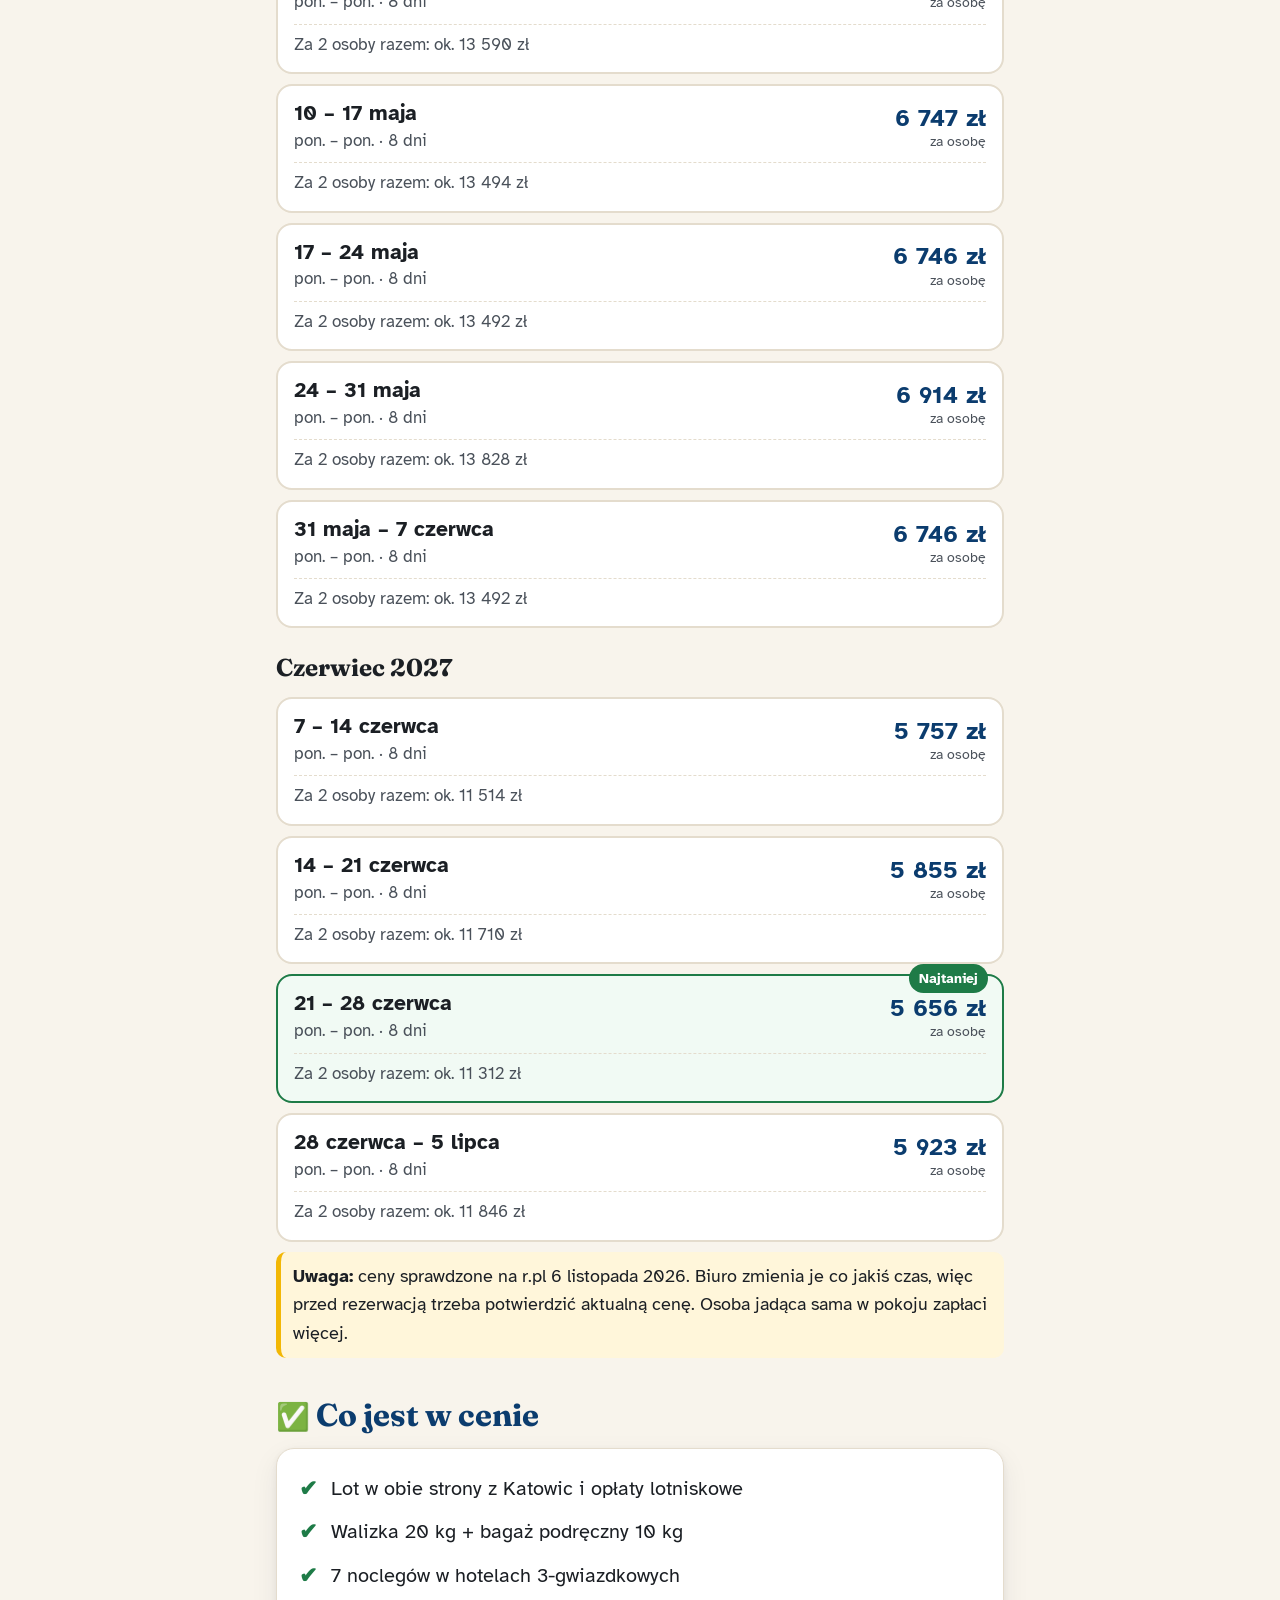
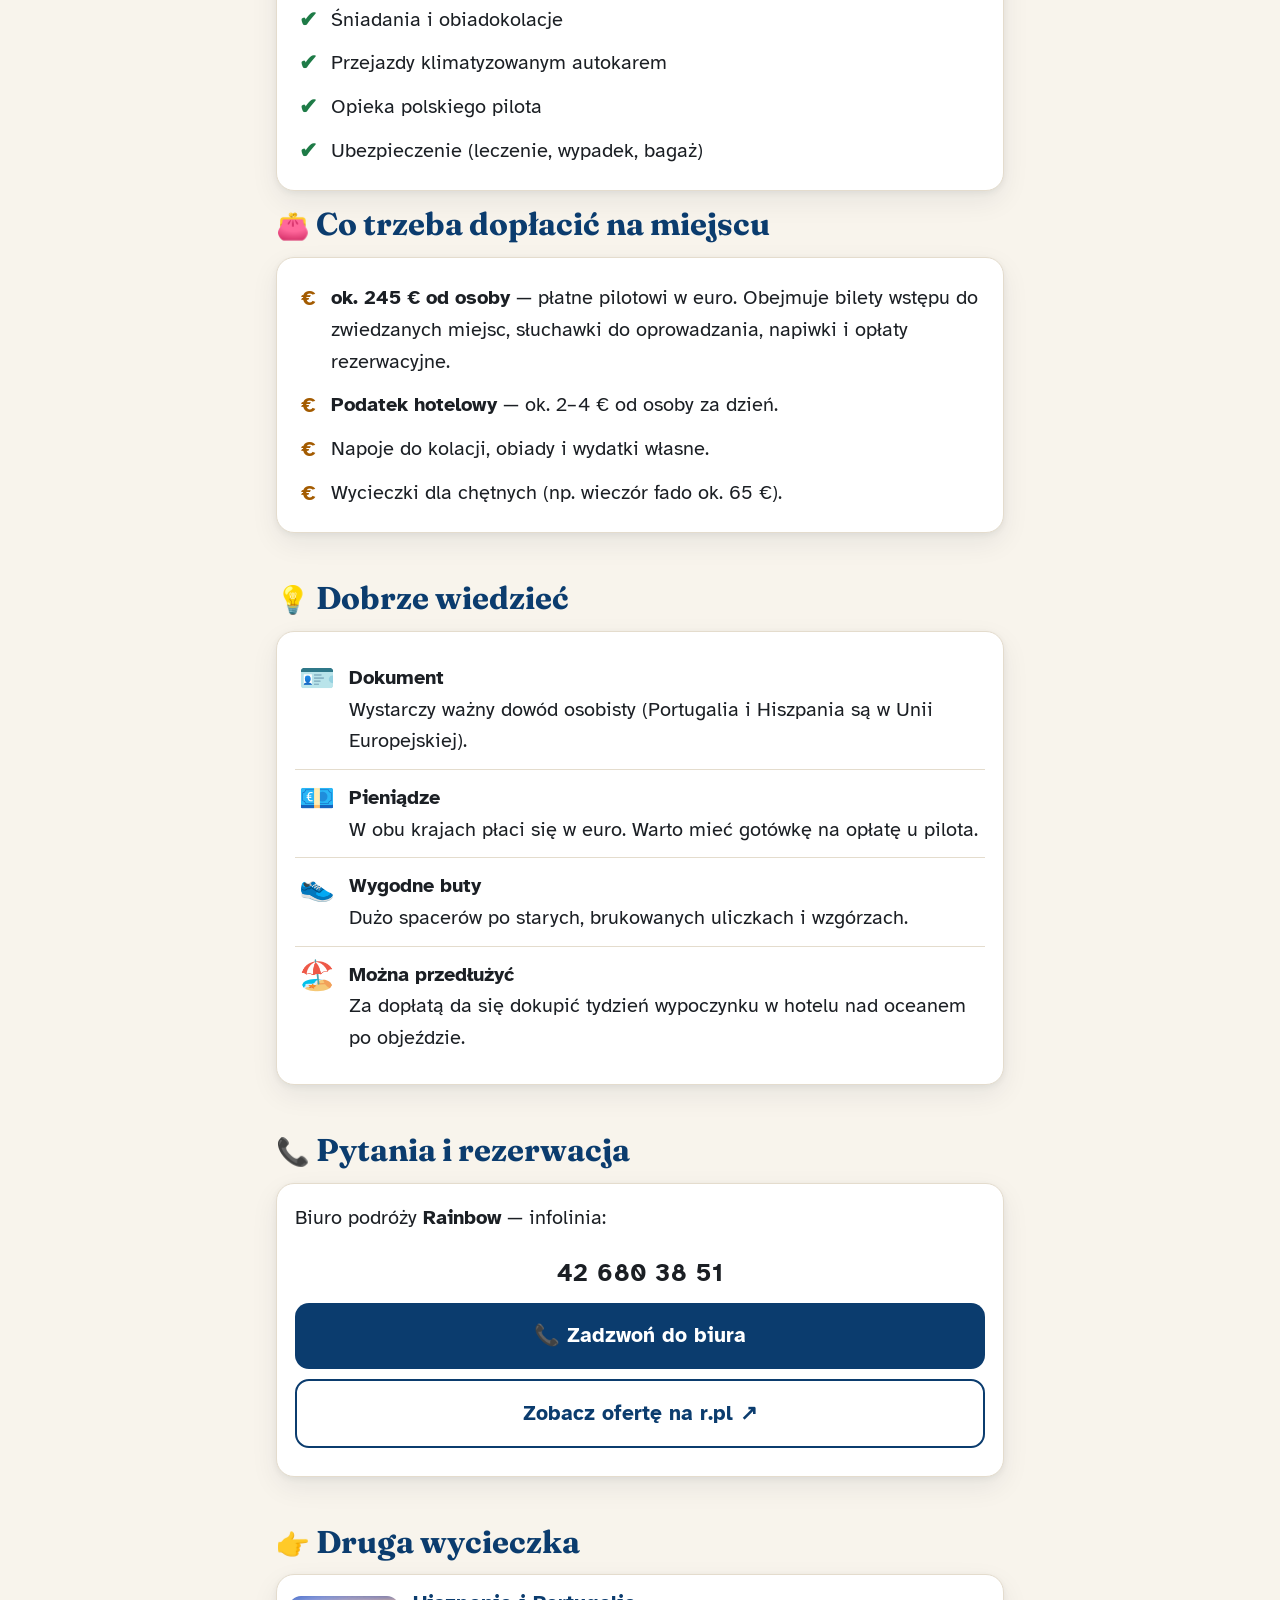
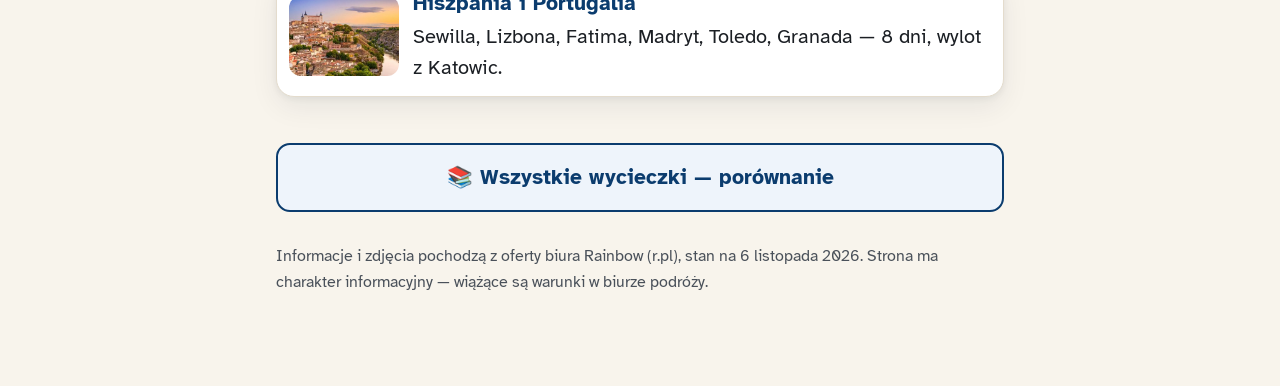
<file: portugalia-galicja/index.html>
<!DOCTYPE html>
<html lang="pl">
<head>
<meta charset="utf-8">
<meta name="viewport" content="width=device-width, initial-scale=1">
<title>Portugalia i Galicja — wycieczka 8 dni z Katowic</title>
<meta name="description" content="Wycieczka objazdowa Portugalia i Galicja: plan dzień po dniu, terminy i ceny z wylotem z Katowic (kwiecień–czerwiec 2027).">
<link rel="preconnect" href="https://fonts.googleapis.com">
<link rel="preconnect" href="https://fonts.gstatic.com" crossorigin>
<link href="https://fonts.googleapis.com/css2?family=Atkinson+Hyperlegible:wght@400;700&family=Fraunces:opsz,wght@9..144,700&display=swap" rel="stylesheet">
<link rel="stylesheet" href="style.css">
</head>
<body>

<div class="textsize" role="region" aria-label="Wielkość liter">
  <div class="wrap">
    <span>Wielkość liter:</span>
    <div class="btns">
      <button type="button" data-size="normal" aria-label="Zwykłe litery">A</button>
      <button type="button" data-size="big" aria-label="Większe litery">A+</button>
      <button type="button" data-size="huge" aria-label="Największe litery">A++</button>
    </div>
  </div>
</div>

<header class="hero">
  <img src="img/hero.jpg" alt="Wieża Belém w Lizbonie o zachodzie słońca">
  <div class="txt">
    <div class="wrap">
      <span class="kicker">Wycieczka objazdowa · Rainbow</span>
      <h1>Portugalia i&nbsp;Galicja</h1>
      <p class="sub">Tam, gdzie kiedyś kończył się świat</p>
    </div>
  </div>
</header>

<main class="wrap">

  <div class="facts">
    <div class="fact"><b>8 dni</b><small>7 noclegów</small></div>
    <div class="fact"><b>Katowice</b><small>wylot bez przesiadek</small></div>
    <div class="fact wide"><b>Kwiecień–czerwiec</b><small>2027, w poniedziałki</small></div>
    <div class="fact price"><b>od <span data-cheapest>5&nbsp;656&nbsp;zł</span></b><small>za osobę (przy 2 osobach w pokoju)</small></div>
  </div>

  <nav class="toc" aria-label="Spis treści">
    <a href="#skrot">W skrócie</a>
    <a href="#plan">Plan dzień po dniu</a>
    <a href="#ceny">Terminy i ceny</a>
    <a href="#doplaty">Co w cenie, co dopłacić</a>
  </nav>

  <!-- ===== W SKRÓCIE ===== -->
  <section id="skrot">
    <h2><span class="em">📋</span>W skrócie</h2>
    <div class="card">
      <ul class="info">
        <li><span class="ic">✈️</span><div><b>Lot: Katowice → Faro</b>Bezpośrednio, linia Ryanair Sun. Faro leży na samym południu Portugalii. Godziny lotów biuro poda bliżej wyjazdu.</div></li>
        <li><span class="ic">🚌</span><div><b>Objazd autokarem</b>Klimatyzowany autokar przez całą Portugalię aż do hiszpańskiej Galicji i z powrotem.</div></li>
        <li><span class="ic">🧑‍💼</span><div><b>Polski pilot</b>Przez cały objazd opiekuje się grupą i opowiada o zwiedzanych miejscach.</div></li>
        <li><span class="ic">🏨</span><div><b>Hotele 3-gwiazdkowe</b>Zwykle poza centrami miast. Co dzień śniadanie i obiadokolacja.</div></li>
        <li><span class="ic">🧳</span><div><b>Bagaż w cenie</b>Walizka do 20 kg + bagaż podręczny do 10 kg na osobę.</div></li>
        <li><span class="ic">⭐</span><div><b>Ocena uczestników: 5,4 / 6</b>Na podstawie 344 opinii na r.pl.</div></li>
      </ul>
    </div>
  </section>

  <!-- ===== MAPA ===== -->
  <section id="mapa">
    <h2><span class="em">🗺️</span>Trasa na mapie</h2>
    <button type="button" class="map-btn" data-zoom="img/mapa.jpg" data-alt="Mapa trasy wycieczki">
      <img src="img/mapa.jpg" alt="Mapa trasy: Faro, Lizbona, Óbidos, Batalha, Coimbra, Pontevedra, Santiago de Compostela, La Coruña, Porto, Fatima i z powrotem do Faro">
    </button>
    <p class="map-hint">Dotknij mapy, żeby ją powiększyć.</p>
  </section>

  <!-- ===== PLAN ===== -->
  <section id="plan">
    <h2><span class="em">🗓️</span>Plan dzień po dniu</h2>
    <p class="lead">Kolejność zwiedzania może się nieco zmienić — o szczegółach decyduje pilot na miejscu.</p>

    <article class="card day">
      <div class="body">
        <div class="head"><div class="num"><small>dzień</small><span>1</span></div><h3>Przylot do Portugalii</h3></div>
        <p class="where">📍 Faro, region Algarve</p>
        <p>Na lotnisku w Katowicach trzeba być 2 godziny przed wylotem. Po wylądowaniu w Faro autokar zawozi grupę do hotelu. Wieczorem kolacja i nocleg.</p>
        <div class="note">Gdy samolot ląduje późnym wieczorem, kolacji tego dnia nie ma.</div>
      </div>
    </article>

    <article class="card day">
      <img src="img/lizbona.jpg" alt="Lizbona — widok na zamek i dachy starego miasta" loading="lazy">
      <div class="body">
        <div class="head"><div class="num"><small>dzień</small><span>2</span></div><h3>Lizbona — stolica Portugalii</h3></div>
        <p class="where">📍 Lizbona</p>
        <p>W dzielnicy Belém: słynna kamienna wieża nad rzeką, ogromny klasztor Hieronimitów (UNESCO) i Pomnik Odkrywców. Potem spacer po starym mieście, plac Rossio, katedra i zamek św. Jerzego na wzgórzu, z pięknymi widokami na miasto i kamienice z kolorowymi kafelkami.</p>
        <p class="km">🚌 ok. 350 km · nocleg w okolicy Lizbony</p>
        <div class="extra"><b>Dla chętnych:</b> wieczór z muzyką fado — ok. 65&nbsp;€ od osoby.</div>
      </div>
    </article>

    <article class="card day">
      <img src="img/obidos.jpg" alt="Óbidos — białe domki w średniowiecznych murach" loading="lazy">
      <div class="body">
        <div class="head"><div class="num"><small>dzień</small><span>3</span></div><h3>Óbidos, Batalha i Coimbra</h3></div>
        <p class="where">📍 środkowa Portugalia</p>
        <p>Óbidos to bajkowe miasteczko otoczone murami, z bielonymi domkami i zamkiem. Warto spróbować tu wiśniowego likieru ginja podawanego w czekoladowym kubeczku. Następnie Batalha z wielkim gotyckim klasztorem (UNESCO) i Coimbra — miasto z najstarszym uniwersytetem w Portugalii. Wieczorem przejazd na północ.</p>
      </div>
    </article>

    <article class="card day">
      <img src="img/pontevedra.jpg" alt="Pontevedra — kamienne arkady starego miasta" loading="lazy">
      <div class="body">
        <div class="head"><div class="num"><small>dzień</small><span>4</span></div><h3>Galicja: Pontevedra i Combarro</h3></div>
        <p class="where">📍 Hiszpania, Galicja</p>
        <p>Spacer po starówce Pontevedry: kamienny most, bulwary, ruiny gotyckiego kościoła i bazylika. Potem Combarro — malownicza wioska rybacka z kamiennymi spichlerzami na palach. Na koniec dnia rejs statkiem po zatoce, która wygląda jak fiord.</p>
        <p class="km">🚌 ok. 300 km · nocleg w okolicy Santiago de Compostela</p>
      </div>
    </article>

    <article class="card day">
      <img src="img/coruna.jpg" alt="Wieża Herkulesa w La Coruñi o zmierzchu" loading="lazy">
      <div class="body">
        <div class="head"><div class="num"><small>dzień</small><span>5</span></div><h3>La Coruña i Santiago de Compostela</h3></div>
        <p class="where">📍 Hiszpania, Galicja</p>
        <p>La Coruña to stary port nad oceanem. Zobaczymy rzymską latarnię — Wieżę Herkulesa, nadmorską promenadę i główny plac z ratuszem. Po południu Santiago de Compostela, cel pielgrzymek z całego świata do grobu św. Jakuba, z wielką katedrą.</p>
        <p class="km">🚌 ok. 150 km</p>
      </div>
    </article>

    <article class="card day">
      <img src="img/porto.jpg" alt="Porto — ratusz na końcu alei Aliados" loading="lazy">
      <div class="body">
        <div class="head"><div class="num"><small>dzień</small><span>6</span></div><h3>Porto — miasto wina</h3></div>
        <p class="where">📍 Porto, nad rzeką Douro</p>
        <p>Wieża Clérigos, szeroka aleja z ratuszem, dworzec São Bento wyłożony niebieskimi kafelkami i kolorowe nabrzeże nad rzeką (UNESCO). Po drugiej stronie rzeki słynne piwnice, w których dojrzewa wino porto. Wieczorem przejazd do Fatimy.</p>
        <p class="km">🚌 ok. 440 km — najdłuższy dzień w autokarze</p>
      </div>
    </article>

    <article class="card day">
      <img src="img/fatima.jpg" alt="Bazylika w sanktuarium w Fatimie" loading="lazy">
      <div class="body">
        <div class="head"><div class="num"><small>dzień</small><span>7</span></div><h3>Fatima</h3></div>
        <p class="where">📍 Fatima</p>
        <p>Rano Plac Modlitwy — serce sanktuarium, jednego z najważniejszych miejsc maryjnych na świecie. Po jednej stronie bazylika z wysoką wieżą, po drugiej nowa bazylika Trójcy Przenajświętszej. Potem czas wolny.</p>
        <div class="extra"><b>Dla chętnych:</b> wyjazd do Nazaré — rybackiego miasteczka nad oceanem, znanego z największych fal w Europie.</div>
      </div>
    </article>

    <article class="card day">
      <div class="body">
        <div class="head"><div class="num"><small>dzień</small><span>8</span></div><h3>Powrót do domu</h3></div>
        <p class="where">📍 Faro → Katowice</p>
        <p>Wymeldowanie z hotelu, czas wolny i przejazd na lotnisko w Faro. Lot do Katowic.</p>
        <div class="note">Przy bardzo porannym wylocie śniadania nie ma.</div>
      </div>
    </article>
  </section>

  <!-- ===== CENY ===== -->
  <section id="ceny">
    <h2><span class="em">💶</span>Terminy i ceny</h2>
    <p class="lead">Wylot z <b>Katowic</b>, zawsze w <b>poniedziałek</b>, powrót po 8 dniach też w poniedziałek. Cena jest <b>za jedną osobę</b>, gdy w pokoju są 2 osoby.</p>

    <h3 class="month">Kwiecień 2027</h3>
    <div class="term" data-price="6891"><div><div class="dates">26 kwietnia – 3 maja</div><div class="days">pon. – pon. · 8 dni</div></div><div class="pp">6&nbsp;891&nbsp;zł<small>za osobę</small></div><div class="tot"></div></div>

    <h3 class="month">Maj 2027</h3>
    <div class="term" data-price="6795"><div><div class="dates">3 – 10 maja</div><div class="days">pon. – pon. · 8 dni</div></div><div class="pp">6&nbsp;795&nbsp;zł<small>za osobę</small></div><div class="tot"></div></div>
    <div class="term" data-price="6747"><div><div class="dates">10 – 17 maja</div><div class="days">pon. – pon. · 8 dni</div></div><div class="pp">6&nbsp;747&nbsp;zł<small>za osobę</small></div><div class="tot"></div></div>
    <div class="term" data-price="6746"><div><div class="dates">17 – 24 maja</div><div class="days">pon. – pon. · 8 dni</div></div><div class="pp">6&nbsp;746&nbsp;zł<small>za osobę</small></div><div class="tot"></div></div>
    <div class="term" data-price="6914"><div><div class="dates">24 – 31 maja</div><div class="days">pon. – pon. · 8 dni</div></div><div class="pp">6&nbsp;914&nbsp;zł<small>za osobę</small></div><div class="tot"></div></div>
    <div class="term" data-price="6746"><div><div class="dates">31 maja – 7 czerwca</div><div class="days">pon. – pon. · 8 dni</div></div><div class="pp">6&nbsp;746&nbsp;zł<small>za osobę</small></div><div class="tot"></div></div>

    <h3 class="month">Czerwiec 2027</h3>
    <div class="term" data-price="5757"><div><div class="dates">7 – 14 czerwca</div><div class="days">pon. – pon. · 8 dni</div></div><div class="pp">5&nbsp;757&nbsp;zł<small>za osobę</small></div><div class="tot"></div></div>
    <div class="term" data-price="5855"><div><div class="dates">14 – 21 czerwca</div><div class="days">pon. – pon. · 8 dni</div></div><div class="pp">5&nbsp;855&nbsp;zł<small>za osobę</small></div><div class="tot"></div></div>
    <div class="term" data-price="5656"><div><div class="dates">21 – 28 czerwca</div><div class="days">pon. – pon. · 8 dni</div></div><div class="pp">5&nbsp;656&nbsp;zł<small>za osobę</small></div><div class="tot"></div></div>
    <div class="term" data-price="5923"><div><div class="dates">28 czerwca – 5 lipca</div><div class="days">pon. – pon. · 8 dni</div></div><div class="pp">5&nbsp;923&nbsp;zł<small>za osobę</small></div><div class="tot"></div></div>

    <div class="note"><b>Uwaga:</b> ceny sprawdzone na r.pl 6 listopada 2026. Biuro zmienia je co jakiś czas, więc przed rezerwacją trzeba potwierdzić aktualną cenę. Osoba jadąca sama w pokoju zapłaci więcej.</div>
  </section>

  <!-- ===== CO W CENIE ===== -->
  <section id="doplaty">
    <h2><span class="em">✅</span>Co jest w cenie</h2>
    <div class="card">
      <ul class="check">
        <li>Lot w obie strony z Katowic i opłaty lotniskowe</li>
        <li>Walizka 20 kg + bagaż podręczny 10 kg</li>
        <li>7 noclegów w hotelach 3-gwiazdkowych</li>
        <li>Śniadania i obiadokolacje</li>
        <li>Przejazdy klimatyzowanym autokarem</li>
        <li>Opieka polskiego pilota</li>
        <li>Ubezpieczenie (leczenie, wypadek, bagaż)</li>
      </ul>
    </div>

    <h2><span class="em">👛</span>Co trzeba dopłacić na miejscu</h2>
    <div class="card">
      <ul class="cross">
        <li><b>ok. 245 € od osoby</b> — płatne pilotowi w euro. Obejmuje bilety wstępu do zwiedzanych miejsc, słuchawki do oprowadzania, napiwki i opłaty rezerwacyjne.</li>
        <li><b>Podatek hotelowy</b> — ok. 2–4 € od osoby za dzień.</li>
        <li>Napoje do kolacji, obiady i wydatki własne.</li>
        <li>Wycieczki dla chętnych (np. wieczór fado ok. 65 €).</li>
      </ul>
    </div>
  </section>

  <!-- ===== DOBRZE WIEDZIEĆ ===== -->
  <section id="wazne">
    <h2><span class="em">💡</span>Dobrze wiedzieć</h2>
    <div class="card">
      <ul class="info">
        <li><span class="ic">🪪</span><div><b>Dokument</b>Wystarczy ważny dowód osobisty (Portugalia i Hiszpania są w Unii Europejskiej).</div></li>
        <li><span class="ic">💶</span><div><b>Pieniądze</b>W obu krajach płaci się w euro. Warto mieć gotówkę na opłatę u pilota.</div></li>
        <li><span class="ic">👟</span><div><b>Wygodne buty</b>Dużo spacerów po starych, brukowanych uliczkach i wzgórzach.</div></li>
        <li><span class="ic">🏖️</span><div><b>Można przedłużyć</b>Za dopłatą da się dokupić tydzień wypoczynku w hotelu nad oceanem po objeździe.</div></li>
      </ul>
    </div>
  </section>

  <!-- ===== KONTAKT ===== -->
  <section id="kontakt" class="contact">
    <h2><span class="em">📞</span>Pytania i rezerwacja</h2>
    <div class="card">
      <p style="margin-top:0">Biuro podróży <b>Rainbow</b> — infolinia:</p>
      <p class="num">42 680 38 51</p>
      <a class="big call" href="tel:+48426803851">📞 Zadzwoń do biura</a>
      <a class="big web" href="https://r.pl/portugalia-i-galicja-tam-gdzie-kiedys-konczyl-sie-swiat/zakwaterowanie-pig" target="_blank" rel="noopener">Zobacz ofertę na r.pl ↗</a>
    </div>
  </section>

  <section id="druga">
    <h2><span class="em">👉</span>Druga wycieczka</h2>
    <a class="card other" id="link-druga" href="../hiszpania-portugalia/index.html">
      <img src="img/druga.jpg" alt="">
      <span><b>Hiszpania i Portugalia</b>Sewilla, Lizbona, Fatima, Madryt, Toledo, Granada — 8 dni, wylot z Katowic.</span>
    </a>
  </section>

  <section id="inne">
    <a class="big web" style="display:block;text-align:center;text-decoration:none;font-weight:700;font-size:1.15rem;padding:16px;border-radius:14px;border:2px solid var(--brand);color:var(--brand);background:var(--soft)" href="../index.html">📚 Wszystkie wycieczki — porównanie</a>
  </section>

  <footer>
    Informacje i zdjęcia pochodzą z oferty biura Rainbow (r.pl), stan na 6 listopada 2026. Strona ma charakter informacyjny — wiążące są warunki w biurze podróży.
  </footer>
</main>

<button type="button" class="top" id="top" aria-label="Wróć na górę strony">↑</button>

<div class="lightbox" id="lightbox" role="dialog" aria-label="Powiększone zdjęcie">
  <span class="tip">↔ Przesuń palcem</span>
  <button type="button" class="close" data-close>✕ Zamknij</button>
  <img alt="">
</div>

<script src="app.js"></script>
</body>
</html>
</file>
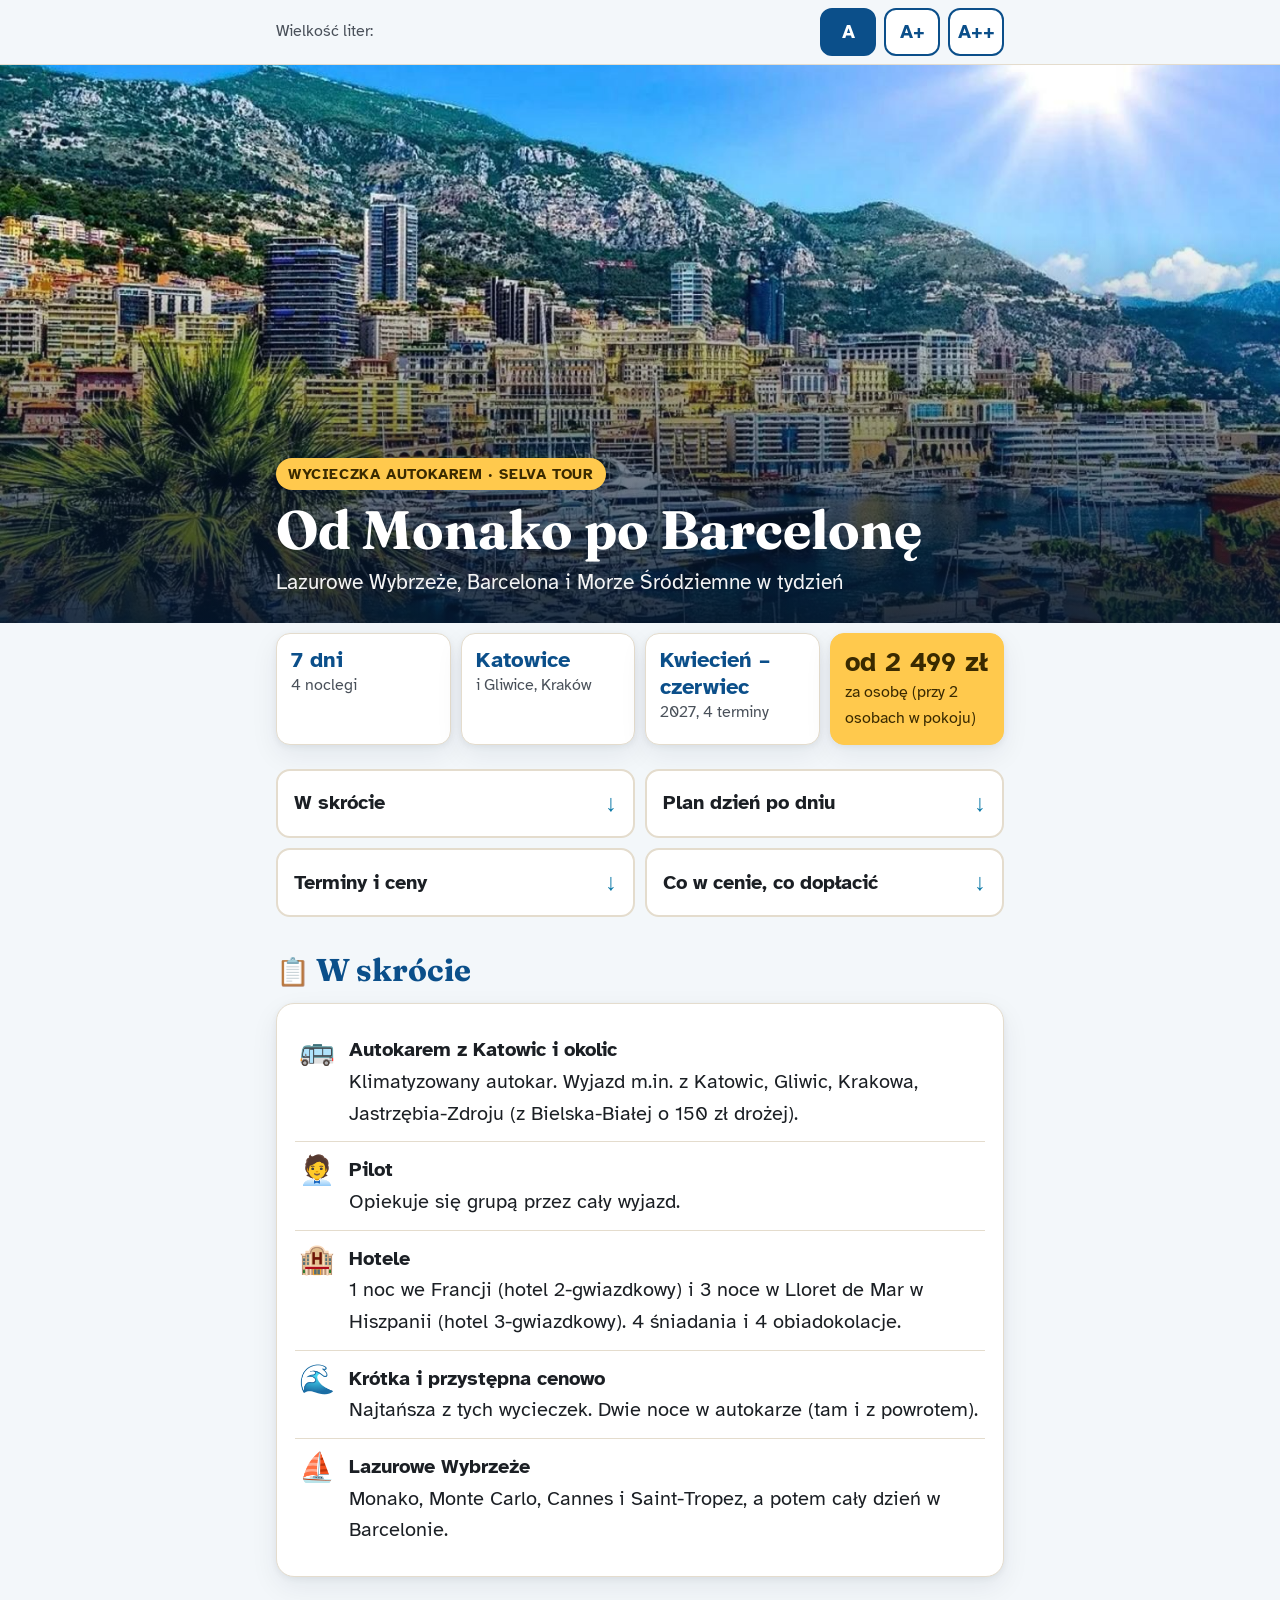
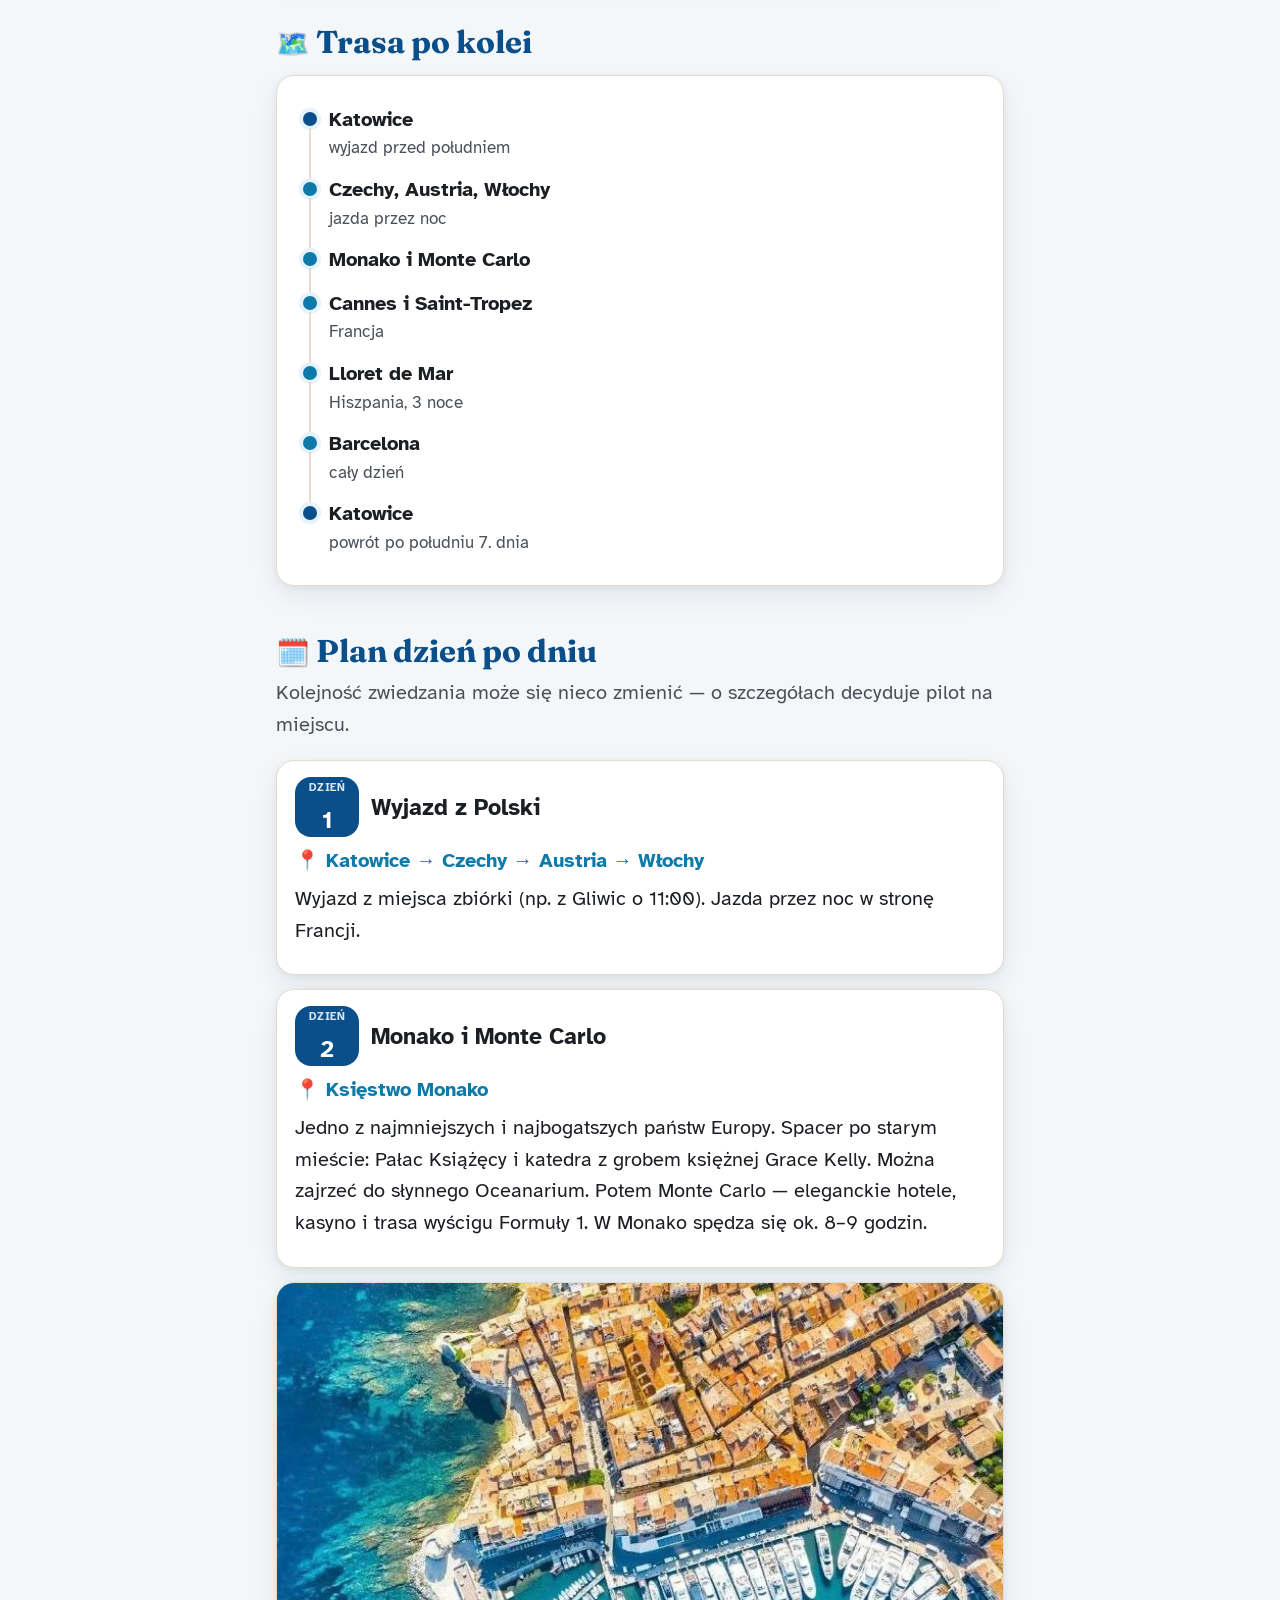
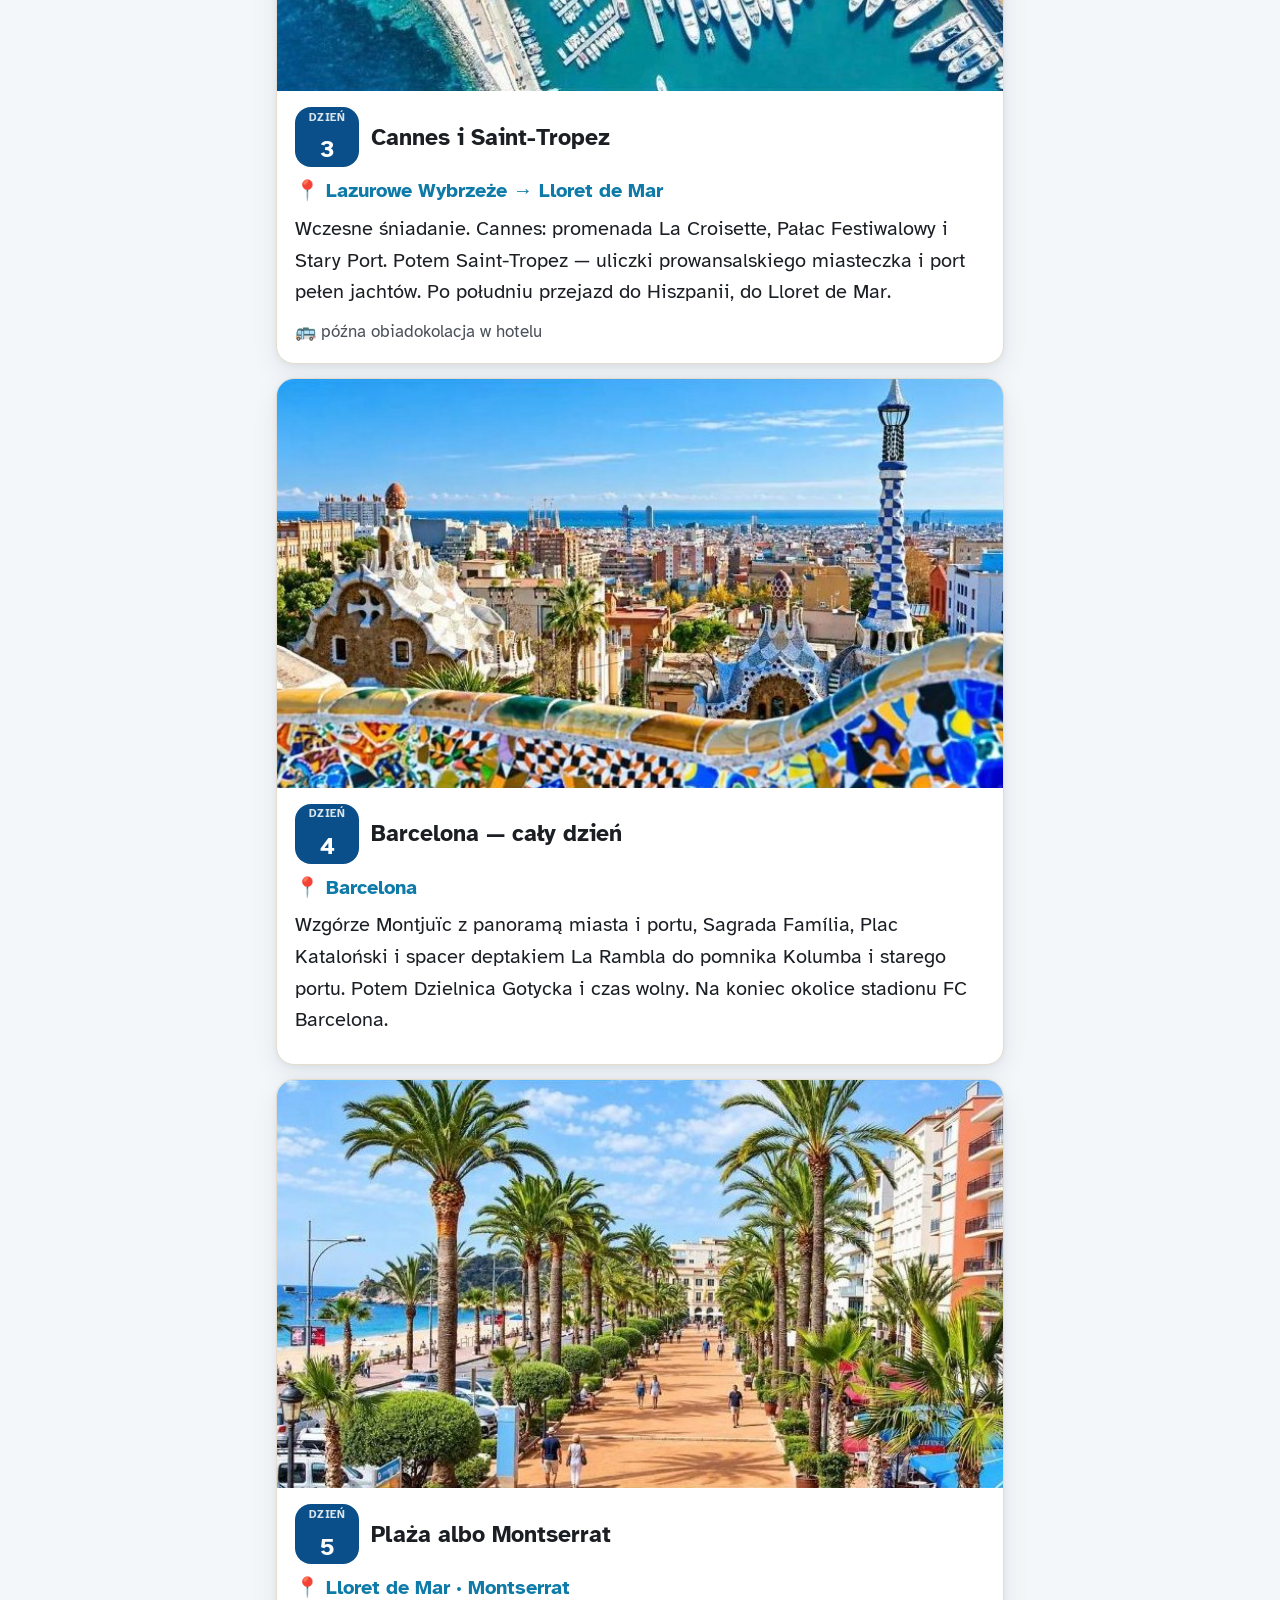
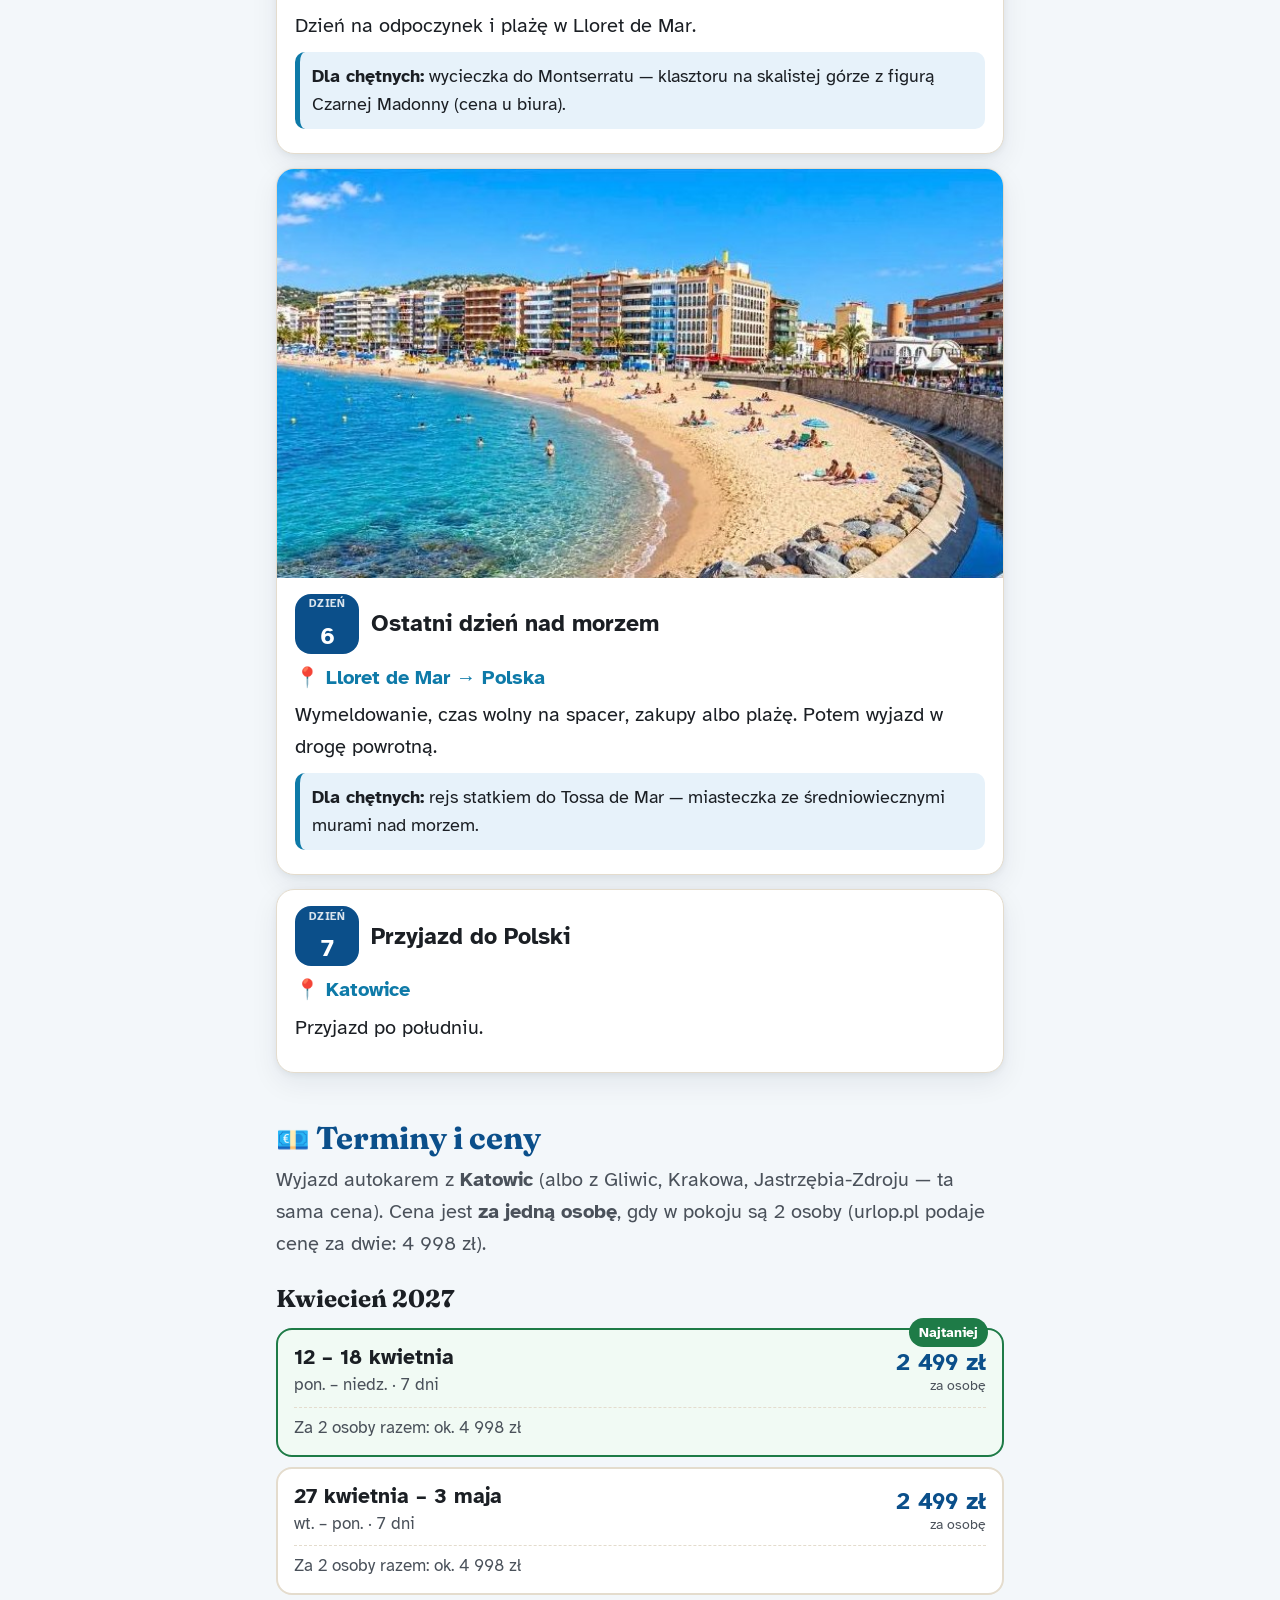
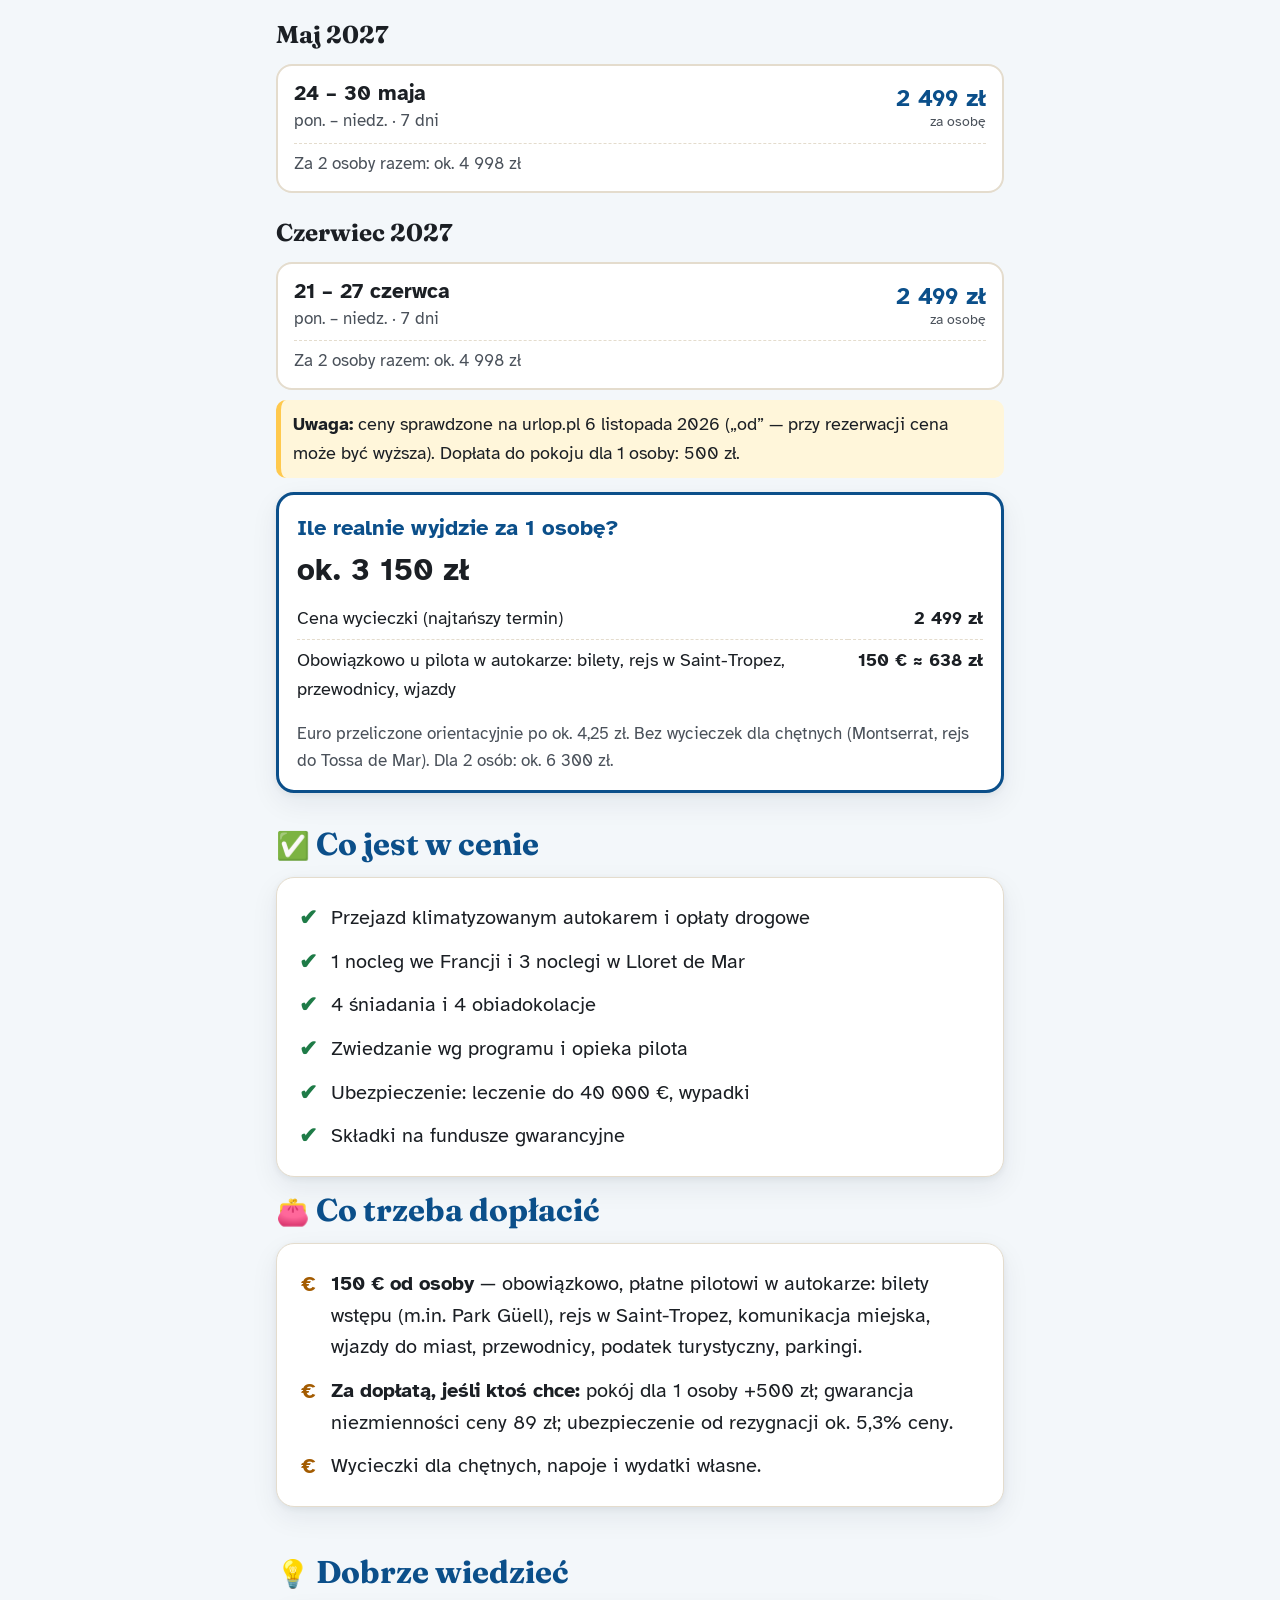
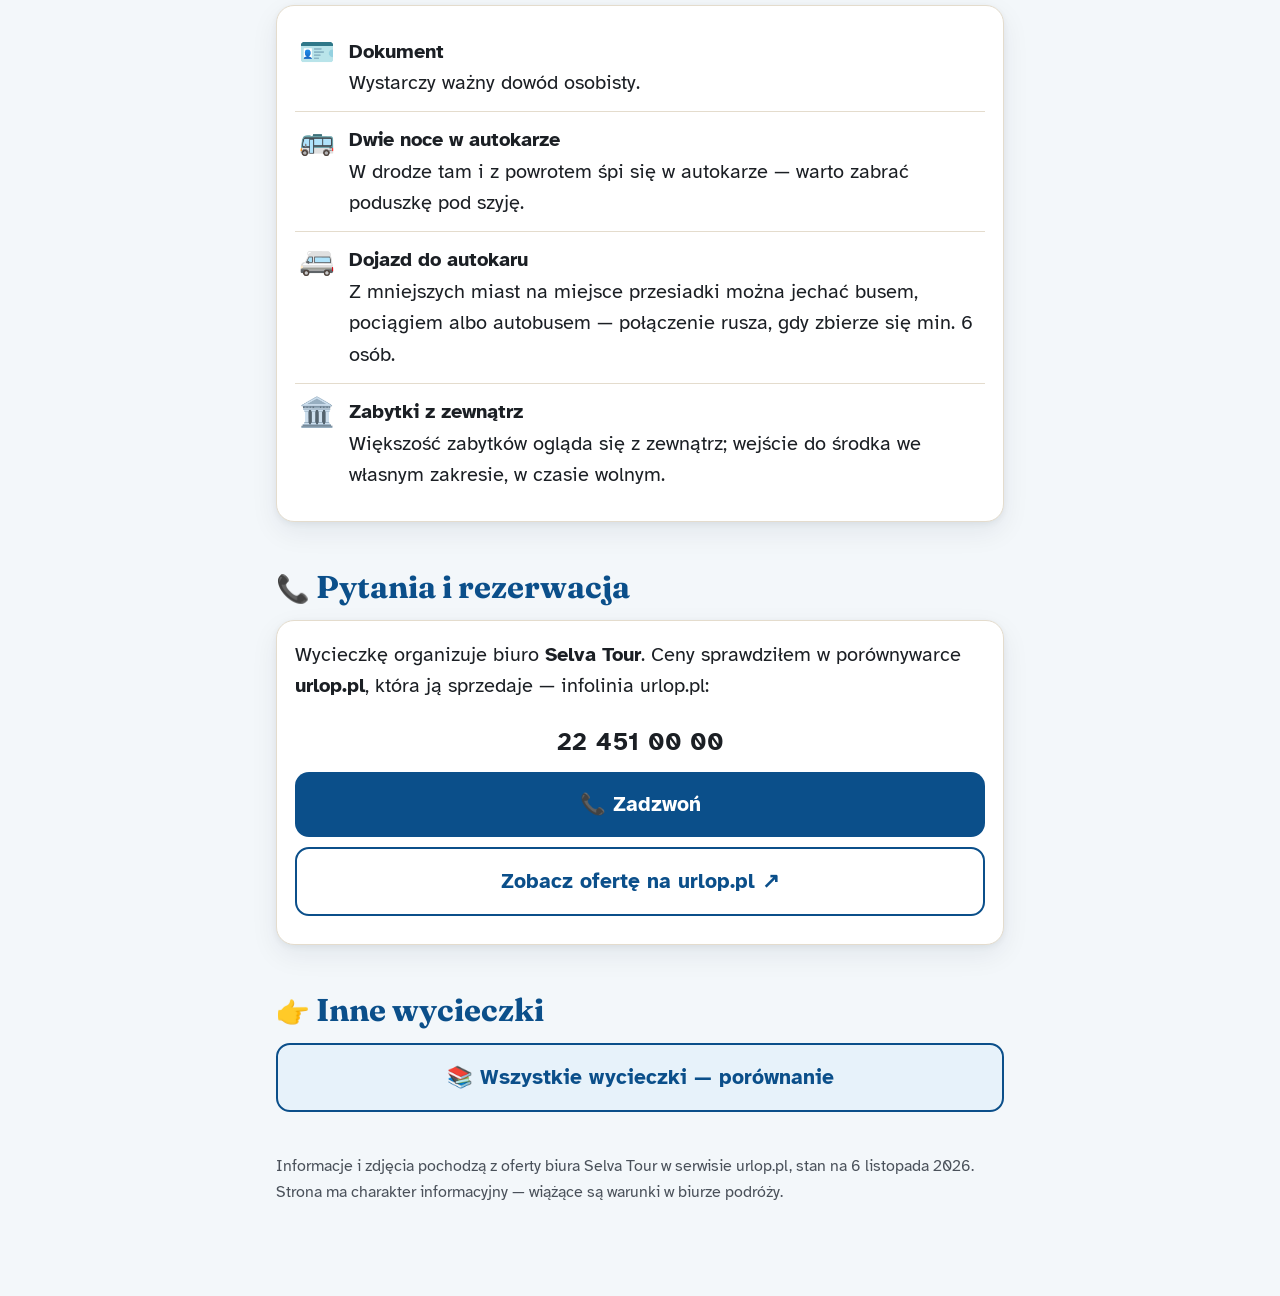
<file: selva-monako-barcelona/index.html>
<!DOCTYPE html>
<html lang="pl">
<head>
<meta charset="utf-8">
<meta name="viewport" content="width=device-width, initial-scale=1">
<title>Śródziemnomorska mozaika: Monako, Lazurowe Wybrzeże, Barcelona — Selva Tour, 7 dni</title>
<meta name="description" content="Wycieczka autokarowa Selva Tour z Katowic: Monako, Monte Carlo, Cannes, Saint-Tropez, Barcelona i Lloret de Mar. Plan, terminy i ceny wiosną 2027.">
<link rel="preconnect" href="https://fonts.googleapis.com">
<link rel="preconnect" href="https://fonts.gstatic.com" crossorigin>
<link href="https://fonts.googleapis.com/css2?family=Atkinson+Hyperlegible:wght@400;700&family=Fraunces:opsz,wght@9..144,700&display=swap" rel="stylesheet">
<link rel="stylesheet" href="style.css">
</head>
<body>

<div class="textsize" role="region" aria-label="Wielkość liter">
  <div class="wrap">
    <span>Wielkość liter:</span>
    <div class="btns">
      <button type="button" data-size="normal" aria-label="Zwykłe litery">A</button>
      <button type="button" data-size="big" aria-label="Większe litery">A+</button>
      <button type="button" data-size="huge" aria-label="Największe litery">A++</button>
    </div>
  </div>
</div>

<header class="hero">
  <img src="img/hero.jpg" alt="Monako — port z jachtami u stóp gór">
  <div class="txt">
    <div class="wrap">
      <span class="kicker">Wycieczka autokarem · Selva Tour</span>
      <h1>Od Monako po Barcelonę</h1>
      <p class="sub">Lazurowe Wybrzeże, Barcelona i Morze Śródziemne w tydzień</p>
    </div>
  </div>
</header>

<main class="wrap">

  <div class="facts">
    <div class="fact"><b>7 dni</b><small>4 noclegi</small></div>
    <div class="fact"><b>Katowice</b><small>i Gliwice, Kraków</small></div>
    <div class="fact wide"><b>Kwiecień – czerwiec</b><small>2027, 4 terminy</small></div>
    <div class="fact price"><b>od <span data-cheapest>2&nbsp;499&nbsp;zł</span></b><small>za osobę (przy 2 osobach w pokoju)</small></div>
  </div>

  <nav class="toc" aria-label="Spis treści">
    <a href="#skrot">W skrócie</a>
    <a href="#plan">Plan dzień po dniu</a>
    <a href="#ceny">Terminy i ceny</a>
    <a href="#doplaty">Co w cenie, co dopłacić</a>
  </nav>

  <section id="skrot">
    <h2><span class="em">📋</span>W skrócie</h2>
    <div class="card">
      <ul class="info">
        <li><span class="ic">🚌</span><div><b>Autokarem z Katowic i okolic</b>Klimatyzowany autokar. Wyjazd m.in. z Katowic, Gliwic, Krakowa, Jastrzębia-Zdroju (z Bielska-Białej o 150 zł drożej).</div></li>
        <li><span class="ic">🧑‍💼</span><div><b>Pilot</b>Opiekuje się grupą przez cały wyjazd.</div></li>
        <li><span class="ic">🏨</span><div><b>Hotele</b>1 noc we Francji (hotel 2-gwiazdkowy) i 3 noce w Lloret de Mar w Hiszpanii (hotel 3-gwiazdkowy). 4 śniadania i 4 obiadokolacje.</div></li>
        <li><span class="ic">🌊</span><div><b>Krótka i przystępna cenowo</b>Najtańsza z tych wycieczek. Dwie noce w autokarze (tam i z powrotem).</div></li>
        <li><span class="ic">⛵</span><div><b>Lazurowe Wybrzeże</b>Monako, Monte Carlo, Cannes i Saint-Tropez, a potem cały dzień w Barcelonie.</div></li>
      </ul>
    </div>
  </section>

  <section id="mapa">
    <h2><span class="em">🗺️</span>Trasa po kolei</h2>
    <div class="card">
      <ul class="route">
        <li class="home">Katowice<small>wyjazd przed południem</small></li>
        <li>Czechy, Austria, Włochy<small>jazda przez noc</small></li>
        <li>Monako i Monte Carlo</li>
        <li>Cannes i Saint-Tropez<small>Francja</small></li>
        <li>Lloret de Mar<small>Hiszpania, 3 noce</small></li>
        <li>Barcelona<small>cały dzień</small></li>
        <li class="home">Katowice<small>powrót po południu 7. dnia</small></li>
      </ul>
    </div>
  </section>

  <section id="plan">
    <h2><span class="em">🗓️</span>Plan dzień po dniu</h2>
    <p class="lead">Kolejność zwiedzania może się nieco zmienić — o szczegółach decyduje pilot na miejscu.</p>

    <article class="card day">
      <div class="body">
        <div class="head"><div class="num"><small>dzień</small><span>1</span></div><h3>Wyjazd z Polski</h3></div>
        <p class="where">📍 Katowice → Czechy → Austria → Włochy</p>
        <p>Wyjazd z miejsca zbiórki (np. z Gliwic o 11:00). Jazda przez noc w stronę Francji.</p>
      </div>
    </article>

    <article class="card day">
      <div class="body">
        <div class="head"><div class="num"><small>dzień</small><span>2</span></div><h3>Monako i Monte Carlo</h3></div>
        <p class="where">📍 Księstwo Monako</p>
        <p>Jedno z najmniejszych i najbogatszych państw Europy. Spacer po starym mieście: Pałac Książęcy i katedra z grobem księżnej Grace Kelly. Można zajrzeć do słynnego Oceanarium. Potem Monte Carlo — eleganckie hotele, kasyno i trasa wyścigu Formuły 1. W Monako spędza się ok. 8–9 godzin.</p>
      </div>
    </article>

    <article class="card day">
      <img src="img/saint-tropez.jpg" alt="Saint-Tropez z lotu ptaka — port i stare miasto" loading="lazy">
      <div class="body">
        <div class="head"><div class="num"><small>dzień</small><span>3</span></div><h3>Cannes i Saint-Tropez</h3></div>
        <p class="where">📍 Lazurowe Wybrzeże → Lloret de Mar</p>
        <p>Wczesne śniadanie. Cannes: promenada La Croisette, Pałac Festiwalowy i Stary Port. Potem Saint-Tropez — uliczki prowansalskiego miasteczka i port pełen jachtów. Po południu przejazd do Hiszpanii, do Lloret de Mar.</p>
        <p class="km">🚌 późna obiadokolacja w hotelu</p>
      </div>
    </article>

    <article class="card day">
      <img src="img/park-guell.jpg" alt="Barcelona — kolorowe mozaiki w Parku Güell" loading="lazy">
      <div class="body">
        <div class="head"><div class="num"><small>dzień</small><span>4</span></div><h3>Barcelona — cały dzień</h3></div>
        <p class="where">📍 Barcelona</p>
        <p>Wzgórze Montjuïc z panoramą miasta i portu, Sagrada Família, Plac Kataloński i spacer deptakiem La Rambla do pomnika Kolumba i starego portu. Potem Dzielnica Gotycka i czas wolny. Na koniec okolice stadionu FC Barcelona.</p>
      </div>
    </article>

    <article class="card day">
      <img src="img/lloret-promenada.jpg" alt="Lloret de Mar — promenada z palmami" loading="lazy">
      <div class="body">
        <div class="head"><div class="num"><small>dzień</small><span>5</span></div><h3>Plaża albo Montserrat</h3></div>
        <p class="where">📍 Lloret de Mar · Montserrat</p>
        <p>Dzień na odpoczynek i plażę w Lloret de Mar.</p>
        <div class="extra"><b>Dla chętnych:</b> wycieczka do Montserratu — klasztoru na skalistej górze z figurą Czarnej Madonny (cena u biura).</div>
      </div>
    </article>

    <article class="card day">
      <img src="img/lloret-plaza.jpg" alt="Lloret de Mar — plaża" loading="lazy">
      <div class="body">
        <div class="head"><div class="num"><small>dzień</small><span>6</span></div><h3>Ostatni dzień nad morzem</h3></div>
        <p class="where">📍 Lloret de Mar → Polska</p>
        <p>Wymeldowanie, czas wolny na spacer, zakupy albo plażę. Potem wyjazd w drogę powrotną.</p>
        <div class="extra"><b>Dla chętnych:</b> rejs statkiem do Tossa de Mar — miasteczka ze średniowiecznymi murami nad morzem.</div>
      </div>
    </article>

    <article class="card day">
      <div class="body">
        <div class="head"><div class="num"><small>dzień</small><span>7</span></div><h3>Przyjazd do Polski</h3></div>
        <p class="where">📍 Katowice</p>
        <p>Przyjazd po południu.</p>
      </div>
    </article>

  </section>

  <section id="ceny">
    <h2><span class="em">💶</span>Terminy i ceny</h2>
    <p class="lead">Wyjazd autokarem z <b>Katowic</b> (albo z Gliwic, Krakowa, Jastrzębia-Zdroju — ta sama cena). Cena jest <b>za jedną osobę</b>, gdy w pokoju są 2 osoby (urlop.pl podaje cenę za dwie: 4&nbsp;998&nbsp;zł).</p>

    <h3 class="month">Kwiecień 2027</h3>
    <div class="term" data-price="2499"><div><div class="dates">12 – 18 kwietnia</div><div class="days">pon. – niedz. · 7 dni</div></div><div class="pp">2&nbsp;499&nbsp;zł<small>za osobę</small></div><div class="tot"></div></div>
    <div class="term" data-price="2499"><div><div class="dates">27 kwietnia – 3 maja</div><div class="days">wt. – pon. · 7 dni</div></div><div class="pp">2&nbsp;499&nbsp;zł<small>za osobę</small></div><div class="tot"></div></div>

    <h3 class="month">Maj 2027</h3>
    <div class="term" data-price="2499"><div><div class="dates">24 – 30 maja</div><div class="days">pon. – niedz. · 7 dni</div></div><div class="pp">2&nbsp;499&nbsp;zł<small>za osobę</small></div><div class="tot"></div></div>

    <h3 class="month">Czerwiec 2027</h3>
    <div class="term" data-price="2499"><div><div class="dates">21 – 27 czerwca</div><div class="days">pon. – niedz. · 7 dni</div></div><div class="pp">2&nbsp;499&nbsp;zł<small>za osobę</small></div><div class="tot"></div></div>

    <div class="note"><b>Uwaga:</b> ceny sprawdzone na urlop.pl 6 listopada 2026 („od” — przy rezerwacji cena może być wyższa). Dopłata do pokoju dla 1 osoby: 500&nbsp;zł.</div>

    <div class="cost">
      <h3>Ile realnie wyjdzie za 1 osobę?</h3>
      <div class="big">ok. 3&nbsp;150&nbsp;zł</div>
      <table>
        <tr><td>Cena wycieczki (najtańszy termin)</td><td>2&nbsp;499&nbsp;zł</td></tr>
        <tr><td>Obowiązkowo u pilota w autokarze: bilety, rejs w Saint-Tropez, przewodnicy, wjazdy</td><td>150&nbsp;€ ≈ 638&nbsp;zł</td></tr>
      </table>
      <p>Euro przeliczone orientacyjnie po ok. 4,25&nbsp;zł. Bez wycieczek dla chętnych (Montserrat, rejs do Tossa de Mar). Dla 2 osób: ok. 6&nbsp;300&nbsp;zł.</p>
    </div>
  </section>

  <section id="doplaty">
    <h2><span class="em">✅</span>Co jest w cenie</h2>
    <div class="card">
      <ul class="check">
        <li>Przejazd klimatyzowanym autokarem i opłaty drogowe</li>
        <li>1 nocleg we Francji i 3 noclegi w Lloret de Mar</li>
        <li>4 śniadania i 4 obiadokolacje</li>
        <li>Zwiedzanie wg programu i opieka pilota</li>
        <li>Ubezpieczenie: leczenie do 40 000 €, wypadki</li>
        <li>Składki na fundusze gwarancyjne</li>
      </ul>
    </div>

    <h2><span class="em">👛</span>Co trzeba dopłacić</h2>
    <div class="card">
      <ul class="cross">
        <li><b>150 € od osoby</b> — obowiązkowo, płatne pilotowi w autokarze: bilety wstępu (m.in. Park Güell), rejs w Saint-Tropez, komunikacja miejska, wjazdy do miast, przewodnicy, podatek turystyczny, parkingi.</li>
        <li><b>Za dopłatą, jeśli ktoś chce:</b> pokój dla 1 osoby +500 zł; gwarancja niezmienności ceny 89 zł; ubezpieczenie od rezygnacji ok. 5,3% ceny.</li>
        <li>Wycieczki dla chętnych, napoje i wydatki własne.</li>
      </ul>
    </div>
  </section>

  <section id="wazne">
    <h2><span class="em">💡</span>Dobrze wiedzieć</h2>
    <div class="card">
      <ul class="info">
        <li><span class="ic">🪪</span><div><b>Dokument</b>Wystarczy ważny dowód osobisty.</div></li>
        <li><span class="ic">🚌</span><div><b>Dwie noce w autokarze</b>W drodze tam i z powrotem śpi się w autokarze — warto zabrać poduszkę pod szyję.</div></li>
        <li><span class="ic">🚐</span><div><b>Dojazd do autokaru</b>Z mniejszych miast na miejsce przesiadki można jechać busem, pociągiem albo autobusem — połączenie rusza, gdy zbierze się min. 6 osób.</div></li>
        <li><span class="ic">🏛️</span><div><b>Zabytki z zewnątrz</b>Większość zabytków ogląda się z zewnątrz; wejście do środka we własnym zakresie, w czasie wolnym.</div></li>
      </ul>
    </div>
  </section>

  <section id="kontakt" class="contact">
    <h2><span class="em">📞</span>Pytania i rezerwacja</h2>
    <div class="card">
      <p style="margin-top:0">Wycieczkę organizuje biuro <b>Selva Tour</b>. Ceny sprawdziłem w porównywarce <b>urlop.pl</b>, która ją sprzedaje — infolinia urlop.pl:</p>
      <p class="num">22 451 00 00</p>
      <a class="big call" href="tel:+48224510000">📞 Zadzwoń</a>
      <a class="big web" href="https://www.urlop.pl/wycieczki-objazdowe/srodziemnomorska-mozaika-od-monako-po-barcelone/ftr-458341-154/" target="_blank" rel="noopener">Zobacz ofertę na urlop.pl ↗</a>
    </div>
  </section>

  <section id="inne">
    <h2><span class="em">👉</span>Inne wycieczki</h2>
    <a class="hub-link" href="../index.html">📚 Wszystkie wycieczki — porównanie</a>
  </section>

  <footer>
    Informacje i zdjęcia pochodzą z oferty biura Selva Tour w serwisie urlop.pl, stan na 6 listopada 2026. Strona ma charakter informacyjny — wiążące są warunki w biurze podróży.
  </footer>
</main>

<button type="button" class="top" id="top" aria-label="Wróć na górę strony">↑</button>

<div class="lightbox" id="lightbox" role="dialog" aria-label="Powiększone zdjęcie">
  <span class="tip">↔ Przesuń palcem</span>
  <button type="button" class="close" data-close>✕ Zamknij</button>
  <img alt="">
</div>

<script src="app.js"></script>
</body>
</html>
</file>
<file: style.css>
/* Wycieczki — porównanie — styl strony (czytelny na telefonie, duże litery) */
:root {
  --bg: #f6f3ee;
  --card: #ffffff;
  --ink: #1b1f24;
  --muted: #4a515a;
  --brand: #23395b;
  --brand-2: #9a3412;
  --accent: #f2b705;
  --accent-ink: #3a2a00;
  --good: #1e7b47;
  --line: #e4dccd;
  --soft: #ecf0f6;
  --radius: 18px;
  --shadow: 0 2px 6px rgba(20, 30, 50, .06), 0 10px 28px rgba(20, 30, 50, .07);
}

* { box-sizing: border-box; }

html {
  font-size: 112.5%; /* 18px — JS może to powiększyć */
  -webkit-text-size-adjust: 100%;
  scroll-behavior: smooth;
}

body {
  margin: 0;
  background: var(--bg);
  color: var(--ink);
  font-family: "Atkinson Hyperlegible", "Segoe UI", Roboto, Arial, sans-serif;
  font-size: 1.1rem;
  line-height: 1.6;
}

img { max-width: 100%; display: block; }

a { color: var(--brand-2); text-underline-offset: 3px; }

.wrap { max-width: 760px; margin: 0 auto; padding: 0 16px; }

/* ---------- Pasek z wielkością liter ---------- */
.textsize {
  position: sticky; top: 0; z-index: 20;
  background: rgba(246, 243, 238, .96);
  backdrop-filter: blur(6px);
  border-bottom: 1px solid var(--line);
}
.textsize .wrap {
  display: flex; align-items: center; justify-content: space-between;
  gap: 10px; padding-top: 8px; padding-bottom: 8px;
}
.textsize span { font-size: .9rem; color: var(--muted); }
.textsize .btns { display: flex; gap: 8px; }
.textsize button {
  min-width: 56px; min-height: 48px;
  border: 2px solid var(--brand); background: #fff; color: var(--brand);
  border-radius: 12px; font: inherit; font-weight: 700; font-size: 1.05rem;
  cursor: pointer;
}
.textsize button:active { transform: scale(.97); }
.textsize button[aria-pressed="true"] { background: var(--brand); color: #fff; }

/* ---------- Nagłówek ze zdjęciem ---------- */
.hero { position: relative; color: #fff; background: var(--brand); }
.hero img { width: 100%; height: 62vh; min-height: 340px; max-height: 560px; object-fit: cover; }
.hero::after {
  content: ""; position: absolute; inset: 0;
  background: linear-gradient(180deg, rgba(0,0,0,0) 30%, rgba(10, 16, 30, .86) 100%);
}
.hero .txt { position: absolute; left: 0; right: 0; bottom: 0; z-index: 1; padding: 0 0 24px; }
.hero .kicker {
  display: inline-block; background: var(--accent); color: var(--accent-ink);
  font-weight: 700; font-size: .85rem; letter-spacing: .04em; text-transform: uppercase;
  padding: 4px 12px; border-radius: 999px; margin-bottom: 10px;
}
.hero h1 {
  font-family: "Fraunces", Georgia, "Times New Roman", serif;
  font-size: 2.3rem; line-height: 1.1; margin: 0 0 6px; font-weight: 700;
}
.hero p.sub { margin: 0; font-size: 1.15rem; opacity: .95; }

/* ---------- Szybkie fakty pod nagłówkiem ---------- */
.facts {
  display: grid; grid-template-columns: 1fr 1fr; gap: 10px;
  margin: -6px 0 0; padding: 16px 0 6px;
}
.fact {
  background: var(--card); border-radius: 14px; padding: 12px 14px;
  box-shadow: var(--shadow); border: 1px solid var(--line);
}
.fact b { display: block; font-size: 1.2rem; line-height: 1.25; color: var(--brand); }
.fact small { display: block; color: var(--muted); font-size: .9rem; }
.fact.wide { grid-column: 1 / -1; }
.fact.price { grid-column: 1 / -1; background: var(--accent); border-color: var(--accent); }
.fact.price b { color: var(--accent-ink); font-size: 1.5rem; }
.fact.price small { color: var(--accent-ink); }

/* ---------- Spis treści ---------- */
.toc { display: grid; gap: 10px; margin: 18px 0 8px; }
.toc a {
  display: flex; align-items: center; gap: 12px;
  background: var(--card); border: 2px solid var(--line); border-radius: 14px;
  padding: 14px 16px; min-height: 56px;
  color: var(--ink); text-decoration: none; font-weight: 700; font-size: 1.1rem;
}
.toc a::after { content: "↓"; margin-left: auto; color: var(--brand-2); font-size: 1.3rem; }
.toc a:active { background: var(--soft); }

/* ---------- Sekcje ---------- */
section { padding: 26px 0 6px; scroll-margin-top: 70px; }
h2 {
  font-family: "Fraunces", Georgia, serif;
  font-size: 1.75rem; line-height: 1.2; margin: 0 0 14px; color: var(--brand);
}
h2 .em { font-size: 1.5rem; margin-right: 6px; }
.lead { color: var(--muted); margin-top: -6px; }

.card {
  background: var(--card); border-radius: var(--radius); border: 1px solid var(--line);
  box-shadow: var(--shadow); padding: 18px; margin-bottom: 14px;
}

/* W skrócie — lista z ikonami */
.info { list-style: none; margin: 0; padding: 0; }
.info li {
  display: grid; grid-template-columns: 44px 1fr; gap: 10px; align-items: start;
  padding: 12px 0; border-bottom: 1px solid var(--line);
}
.info li:last-child { border-bottom: 0; }
.info .ic { font-size: 1.6rem; line-height: 1.2; text-align: center; }
.info b { display: block; }

/* Mapa */
.map-btn {
  display: block; width: 100%; padding: 0; border: 0; background: none; cursor: zoom-in;
  border-radius: var(--radius); overflow: hidden; box-shadow: var(--shadow);
}
.map-hint { text-align: center; color: var(--muted); font-size: .95rem; margin: 8px 0 0; }

/* Plan dzień po dniu */
.day { padding: 0; overflow: hidden; }
.day img { width: 100%; aspect-ratio: 16 / 9; object-fit: cover; }
.day .body { padding: 16px 18px 18px; }
.day .head { display: flex; gap: 12px; align-items: center; margin-bottom: 8px; }
.day .num {
  flex: 0 0 auto; width: 64px; height: 60px; border-radius: 16px;
  background: var(--brand); color: #fff; display: grid; place-items: center;
  font-weight: 700; line-height: 1; text-align: center;
}
.day .num small { display: block; font-size: .6rem; margin-bottom: 3px; text-transform: uppercase; letter-spacing: .05em; opacity: .85; }
.day .num span { font-size: 1.35rem; }
.day h3 { margin: 0; font-size: 1.3rem; line-height: 1.25; }
.day .where { color: var(--brand-2); font-weight: 700; margin: 0 0 6px; }
.day p { margin: 0 0 10px; }
.day .km { color: var(--muted); font-size: .95rem; margin: 0; }
.extra {
  background: var(--soft); border-left: 5px solid var(--brand-2);
  border-radius: 10px; padding: 10px 12px; margin: 10px 0 6px; font-size: 1rem;
}
.note {
  background: #fff6da; border-left: 5px solid var(--accent);
  border-radius: 10px; padding: 10px 12px; margin: 10px 0 6px; font-size: 1rem;
}

/* Terminy i ceny */
.month { font-family: "Fraunces", Georgia, serif; font-size: 1.35rem; margin: 20px 0 10px; color: var(--ink); }
.term {
  display: grid; grid-template-columns: 1fr auto; gap: 4px 12px; align-items: center;
  background: var(--card); border: 2px solid var(--line); border-radius: 16px;
  padding: 14px 16px; margin-bottom: 10px; position: relative;
}
.term .dates { font-weight: 700; font-size: 1.15rem; line-height: 1.3; }
.term .days { color: var(--muted); font-size: .95rem; }
.term .pp { text-align: right; font-weight: 700; font-size: 1.35rem; color: var(--brand); white-space: nowrap; line-height: 1.2; }
.term .pp small { display: block; font-size: .8rem; font-weight: 400; color: var(--muted); }
.term .tot { grid-column: 1 / -1; color: var(--muted); font-size: .95rem; border-top: 1px dashed var(--line); padding-top: 6px; margin-top: 4px; }
.term.best { border-color: var(--good); background: #f1faf4; }
.term.best .badge {
  position: absolute; top: -12px; right: 14px; background: var(--good); color: #fff;
  font-size: .8rem; font-weight: 700; padding: 3px 10px; border-radius: 999px;
}

/* Listy w cenie / dopłaty */
.check, .cross { list-style: none; padding: 0; margin: 0; }
.check li, .cross li { position: relative; padding: 6px 0 6px 36px; }
.check li::before { content: "✔"; position: absolute; left: 4px; top: 5px; color: var(--good); font-weight: 700; font-size: 1.2rem; }
.cross li::before { content: "€"; position: absolute; left: 6px; top: 5px; color: #a35b00; font-weight: 700; font-size: 1.2rem; }

/* Kontakt */
.contact a.big {
  display: block; text-align: center; text-decoration: none; font-weight: 700;
  font-size: 1.15rem; padding: 16px; border-radius: 14px; margin: 10px 0;
  min-height: 56px;
}
.contact .call { background: var(--brand); color: #fff; }
.contact .web { background: #fff; color: var(--brand); border: 2px solid var(--brand); }
.contact .num { font-size: 1.4rem; font-weight: 700; text-align: center; margin: 4px 0 0; letter-spacing: .02em; }

.other {
  display: grid; grid-template-columns: 110px 1fr; gap: 14px; align-items: center;
  text-decoration: none; color: var(--ink); padding: 12px;
}
.other img { width: 110px; height: 80px; object-fit: cover; border-radius: 12px; }
.other b { display: block; font-size: 1.15rem; color: var(--brand); }

footer { color: var(--muted); font-size: .9rem; padding: 26px 0 90px; }

/* Przycisk do góry */
.top {
  position: fixed; right: 14px; bottom: 16px; z-index: 30;
  width: 58px; height: 58px; border-radius: 50%; border: 0;
  background: var(--brand); color: #fff; font-size: 1.6rem; box-shadow: var(--shadow);
  cursor: pointer; opacity: 0; pointer-events: none; transition: opacity .2s;
}
.top.show { opacity: 1; pointer-events: auto; }

/* Powiększone zdjęcie */
.lightbox {
  position: fixed; inset: 0; z-index: 50; background: rgba(0,0,0,.92);
  display: none; overflow: auto; -webkit-overflow-scrolling: touch;
}
.lightbox.open { display: block; }
.lightbox img { width: 200%; max-width: none; margin: 70px 0 20px; }
.lightbox .close {
  position: fixed; top: 12px; right: 12px; z-index: 51;
  background: #fff; color: #000; border: 0; border-radius: 12px;
  font: inherit; font-weight: 700; padding: 12px 18px; min-height: 48px; cursor: pointer;
}
.lightbox .tip { position: fixed; top: 22px; left: 14px; max-width: calc(100% - 170px); color: #fff; font-size: .95rem; z-index: 51; }

@media (min-width: 700px) {
  html { font-size: 106%; }
  .hero h1 { font-size: 3rem; }
  .facts { grid-template-columns: repeat(4, 1fr); }
  .fact.price, .fact.wide { grid-column: auto; }
  .toc { grid-template-columns: 1fr 1fr; }
  .lightbox img { width: 100%; max-width: 1300px; margin: 70px auto 20px; }
}

/* ---------- Dodatki: trasa bez mapy, koszt razem, ostrzeżenia ---------- */
.route { list-style: none; margin: 0; padding: 4px 0; }
.route li { position: relative; padding: 6px 0 6px 34px; font-weight: 700; }
.route li small { display: block; font-weight: 400; color: var(--muted); font-size: .92rem; }
.route li::before {
  content: ""; position: absolute; left: 8px; top: 14px; width: 14px; height: 14px;
  border-radius: 50%; background: var(--brand-2); box-shadow: 0 0 0 4px var(--soft);
}
.route li::after {
  content: ""; position: absolute; left: 14px; top: 30px; bottom: -10px; width: 2px; background: var(--line);
}
.route li:last-child::after { display: none; }
.route li.home::before { background: var(--brand); }

.cost { background: var(--card); border: 3px solid var(--brand); border-radius: var(--radius);
  padding: 16px 18px; box-shadow: var(--shadow); margin-top: 14px; }
.cost h3 { margin: 0 0 6px; font-size: 1.2rem; color: var(--brand); }
.cost .big { font-size: 1.7rem; font-weight: 700; color: var(--ink); line-height: 1.2; margin: 4px 0 10px; }
.cost table { width: 100%; border-collapse: collapse; font-size: 1rem; }
.cost td { padding: 6px 0; border-bottom: 1px dashed var(--line); vertical-align: top; }
.cost td:last-child { text-align: right; white-space: nowrap; font-weight: 700; padding-left: 10px; }
.cost tr:last-child td { border-bottom: 0; }
.cost p { margin: 10px 0 0; color: var(--muted); font-size: .95rem; }

.warn {
  background: #fdecea; border-left: 6px solid #b3261e; border-radius: 12px;
  padding: 12px 14px; margin: 14px 0 6px; font-size: 1.02rem;
}
.warn b:first-child { color: #8c1d18; }

.hub-link { display: block; text-align: center; text-decoration: none; font-weight: 700;
  font-size: 1.15rem; padding: 16px; border-radius: 14px; margin: 10px 0; min-height: 56px;
  background: var(--soft); color: var(--brand); border: 2px solid var(--brand); }

.trip { padding: 0; overflow: hidden; margin-bottom: 18px; }
.trip img { width: 100%; aspect-ratio: 16 / 9; object-fit: cover; }
.trip .body { padding: 14px 18px 18px; }
.trip .org { color: var(--brand-2); font-weight: 700; font-size: .95rem; text-transform: uppercase; letter-spacing: .03em; }
.trip h3 { margin: 2px 0 8px; font-size: 1.35rem; line-height: 1.25; }
.trip ul { list-style: none; padding: 0; margin: 0 0 10px; }
.trip li { padding: 3px 0 3px 30px; position: relative; }
.trip li span { position: absolute; left: 0; top: 2px; }
.trip .prices { display: grid; grid-template-columns: 1fr 1fr; gap: 8px; margin: 10px 0 12px; }
.trip .prices div { background: var(--soft); border-radius: 12px; padding: 8px 10px; }
.trip .prices b { display: block; font-size: 1.25rem; color: var(--brand); line-height: 1.2; }
.trip .prices small { color: var(--muted); font-size: .85rem; }
.trip .prices .all { background: var(--accent); }
.trip .prices .all b { color: var(--accent-ink); }
.trip .prices .all small { color: var(--accent-ink); }
.trip .go { display: block; text-align: center; text-decoration: none; font-weight: 700; font-size: 1.15rem;
  padding: 15px; border-radius: 14px; background: var(--brand); color: #fff; min-height: 56px; }
.trip .flag { background: #fdecea; color: #8c1d18; border-radius: 10px; padding: 8px 10px; margin: 0 0 10px; font-size: .98rem; }
.trip .plus { background: #eaf6ee; color: #155c34; border-radius: 10px; padding: 8px 10px; margin: 0 0 10px; font-size: .98rem; }
.group { font-family: "Fraunces", Georgia, serif; font-size: 1.5rem; margin: 26px 0 12px; }
</file>
<file: funclub-francja-hiszpania-portugalia-maroko/style.css>
/* Francja, Hiszpania, Portugalia, Maroko — autokarem — styl strony (czytelny na telefonie, duże litery) */
:root {
  --bg: #f7f5fa;
  --card: #ffffff;
  --ink: #1b1f24;
  --muted: #4a515a;
  --brand: #4c2a6b;
  --brand-2: #6b46a3;
  --accent: #f2b705;
  --accent-ink: #3a2a00;
  --good: #1e7b47;
  --line: #e4dccd;
  --soft: #f0ebf8;
  --radius: 18px;
  --shadow: 0 2px 6px rgba(20, 30, 50, .06), 0 10px 28px rgba(20, 30, 50, .07);
}

* { box-sizing: border-box; }

html {
  font-size: 112.5%; /* 18px — JS może to powiększyć */
  -webkit-text-size-adjust: 100%;
  scroll-behavior: smooth;
}

body {
  margin: 0;
  background: var(--bg);
  color: var(--ink);
  font-family: "Atkinson Hyperlegible", "Segoe UI", Roboto, Arial, sans-serif;
  font-size: 1.1rem;
  line-height: 1.6;
}

img { max-width: 100%; display: block; }

a { color: var(--brand-2); text-underline-offset: 3px; }

.wrap { max-width: 760px; margin: 0 auto; padding: 0 16px; }

/* ---------- Pasek z wielkością liter ---------- */
.textsize {
  position: sticky; top: 0; z-index: 20;
  background: rgba(247, 245, 250, .96);
  backdrop-filter: blur(6px);
  border-bottom: 1px solid var(--line);
}
.textsize .wrap {
  display: flex; align-items: center; justify-content: space-between;
  gap: 10px; padding-top: 8px; padding-bottom: 8px;
}
.textsize span { font-size: .9rem; color: var(--muted); }
.textsize .btns { display: flex; gap: 8px; }
.textsize button {
  min-width: 56px; min-height: 48px;
  border: 2px solid var(--brand); background: #fff; color: var(--brand);
  border-radius: 12px; font: inherit; font-weight: 700; font-size: 1.05rem;
  cursor: pointer;
}
.textsize button:active { transform: scale(.97); }
.textsize button[aria-pressed="true"] { background: var(--brand); color: #fff; }

/* ---------- Nagłówek ze zdjęciem ---------- */
.hero { position: relative; color: #fff; background: var(--brand); }
.hero img { width: 100%; height: 62vh; min-height: 340px; max-height: 560px; object-fit: cover; }
.hero::after {
  content: ""; position: absolute; inset: 0;
  background: linear-gradient(180deg, rgba(0,0,0,0) 30%, rgba(26, 10, 40, .88) 100%);
}
.hero .txt { position: absolute; left: 0; right: 0; bottom: 0; z-index: 1; padding: 0 0 24px; }
.hero .kicker {
  display: inline-block; background: var(--accent); color: var(--accent-ink);
  font-weight: 700; font-size: .85rem; letter-spacing: .04em; text-transform: uppercase;
  padding: 4px 12px; border-radius: 999px; margin-bottom: 10px;
}
.hero h1 {
  font-family: "Fraunces", Georgia, "Times New Roman", serif;
  font-size: 2.3rem; line-height: 1.1; margin: 0 0 6px; font-weight: 700;
}
.hero p.sub { margin: 0; font-size: 1.15rem; opacity: .95; }

/* ---------- Szybkie fakty pod nagłówkiem ---------- */
.facts {
  display: grid; grid-template-columns: 1fr 1fr; gap: 10px;
  margin: -6px 0 0; padding: 16px 0 6px;
}
.fact {
  background: var(--card); border-radius: 14px; padding: 12px 14px;
  box-shadow: var(--shadow); border: 1px solid var(--line);
}
.fact b { display: block; font-size: 1.2rem; line-height: 1.25; color: var(--brand); }
.fact small { display: block; color: var(--muted); font-size: .9rem; }
.fact.wide { grid-column: 1 / -1; }
.fact.price { grid-column: 1 / -1; background: var(--accent); border-color: var(--accent); }
.fact.price b { color: var(--accent-ink); font-size: 1.5rem; }
.fact.price small { color: var(--accent-ink); }

/* ---------- Spis treści ---------- */
.toc { display: grid; gap: 10px; margin: 18px 0 8px; }
.toc a {
  display: flex; align-items: center; gap: 12px;
  background: var(--card); border: 2px solid var(--line); border-radius: 14px;
  padding: 14px 16px; min-height: 56px;
  color: var(--ink); text-decoration: none; font-weight: 700; font-size: 1.1rem;
}
.toc a::after { content: "↓"; margin-left: auto; color: var(--brand-2); font-size: 1.3rem; }
.toc a:active { background: var(--soft); }

/* ---------- Sekcje ---------- */
section { padding: 26px 0 6px; scroll-margin-top: 70px; }
h2 {
  font-family: "Fraunces", Georgia, serif;
  font-size: 1.75rem; line-height: 1.2; margin: 0 0 14px; color: var(--brand);
}
h2 .em { font-size: 1.5rem; margin-right: 6px; }
.lead { color: var(--muted); margin-top: -6px; }

.card {
  background: var(--card); border-radius: var(--radius); border: 1px solid var(--line);
  box-shadow: var(--shadow); padding: 18px; margin-bottom: 14px;
}

/* W skrócie — lista z ikonami */
.info { list-style: none; margin: 0; padding: 0; }
.info li {
  display: grid; grid-template-columns: 44px 1fr; gap: 10px; align-items: start;
  padding: 12px 0; border-bottom: 1px solid var(--line);
}
.info li:last-child { border-bottom: 0; }
.info .ic { font-size: 1.6rem; line-height: 1.2; text-align: center; }
.info b { display: block; }

/* Mapa */
.map-btn {
  display: block; width: 100%; padding: 0; border: 0; background: none; cursor: zoom-in;
  border-radius: var(--radius); overflow: hidden; box-shadow: var(--shadow);
}
.map-hint { text-align: center; color: var(--muted); font-size: .95rem; margin: 8px 0 0; }

/* Plan dzień po dniu */
.day { padding: 0; overflow: hidden; }
.day img { width: 100%; aspect-ratio: 16 / 9; object-fit: cover; }
.day .body { padding: 16px 18px 18px; }
.day .head { display: flex; gap: 12px; align-items: center; margin-bottom: 8px; }
.day .num {
  flex: 0 0 auto; width: 64px; height: 60px; border-radius: 16px;
  background: var(--brand); color: #fff; display: grid; place-items: center;
  font-weight: 700; line-height: 1; text-align: center;
}
.day .num small { display: block; font-size: .6rem; margin-bottom: 3px; text-transform: uppercase; letter-spacing: .05em; opacity: .85; }
.day .num span { font-size: 1.35rem; }
.day h3 { margin: 0; font-size: 1.3rem; line-height: 1.25; }
.day .where { color: var(--brand-2); font-weight: 700; margin: 0 0 6px; }
.day p { margin: 0 0 10px; }
.day .km { color: var(--muted); font-size: .95rem; margin: 0; }
.extra {
  background: var(--soft); border-left: 5px solid var(--brand-2);
  border-radius: 10px; padding: 10px 12px; margin: 10px 0 6px; font-size: 1rem;
}
.note {
  background: #fff6da; border-left: 5px solid var(--accent);
  border-radius: 10px; padding: 10px 12px; margin: 10px 0 6px; font-size: 1rem;
}

/* Terminy i ceny */
.month { font-family: "Fraunces", Georgia, serif; font-size: 1.35rem; margin: 20px 0 10px; color: var(--ink); }
.term {
  display: grid; grid-template-columns: 1fr auto; gap: 4px 12px; align-items: center;
  background: var(--card); border: 2px solid var(--line); border-radius: 16px;
  padding: 14px 16px; margin-bottom: 10px; position: relative;
}
.term .dates { font-weight: 700; font-size: 1.15rem; line-height: 1.3; }
.term .days { color: var(--muted); font-size: .95rem; }
.term .pp { text-align: right; font-weight: 700; font-size: 1.35rem; color: var(--brand); white-space: nowrap; line-height: 1.2; }
.term .pp small { display: block; font-size: .8rem; font-weight: 400; color: var(--muted); }
.term .tot { grid-column: 1 / -1; color: var(--muted); font-size: .95rem; border-top: 1px dashed var(--line); padding-top: 6px; margin-top: 4px; }
.term.best { border-color: var(--good); background: #f1faf4; }
.term.best .badge {
  position: absolute; top: -12px; right: 14px; background: var(--good); color: #fff;
  font-size: .8rem; font-weight: 700; padding: 3px 10px; border-radius: 999px;
}

/* Listy w cenie / dopłaty */
.check, .cross { list-style: none; padding: 0; margin: 0; }
.check li, .cross li { position: relative; padding: 6px 0 6px 36px; }
.check li::before { content: "✔"; position: absolute; left: 4px; top: 5px; color: var(--good); font-weight: 700; font-size: 1.2rem; }
.cross li::before { content: "€"; position: absolute; left: 6px; top: 5px; color: #a35b00; font-weight: 700; font-size: 1.2rem; }

/* Kontakt */
.contact a.big {
  display: block; text-align: center; text-decoration: none; font-weight: 700;
  font-size: 1.15rem; padding: 16px; border-radius: 14px; margin: 10px 0;
  min-height: 56px;
}
.contact .call { background: var(--brand); color: #fff; }
.contact .web { background: #fff; color: var(--brand); border: 2px solid var(--brand); }
.contact .num { font-size: 1.4rem; font-weight: 700; text-align: center; margin: 4px 0 0; letter-spacing: .02em; }

.other {
  display: grid; grid-template-columns: 110px 1fr; gap: 14px; align-items: center;
  text-decoration: none; color: var(--ink); padding: 12px;
}
.other img { width: 110px; height: 80px; object-fit: cover; border-radius: 12px; }
.other b { display: block; font-size: 1.15rem; color: var(--brand); }

footer { color: var(--muted); font-size: .9rem; padding: 26px 0 90px; }

/* Przycisk do góry */
.top {
  position: fixed; right: 14px; bottom: 16px; z-index: 30;
  width: 58px; height: 58px; border-radius: 50%; border: 0;
  background: var(--brand); color: #fff; font-size: 1.6rem; box-shadow: var(--shadow);
  cursor: pointer; opacity: 0; pointer-events: none; transition: opacity .2s;
}
.top.show { opacity: 1; pointer-events: auto; }

/* Powiększone zdjęcie */
.lightbox {
  position: fixed; inset: 0; z-index: 50; background: rgba(0,0,0,.92);
  display: none; overflow: auto; -webkit-overflow-scrolling: touch;
}
.lightbox.open { display: block; }
.lightbox img { width: 200%; max-width: none; margin: 70px 0 20px; }
.lightbox .close {
  position: fixed; top: 12px; right: 12px; z-index: 51;
  background: #fff; color: #000; border: 0; border-radius: 12px;
  font: inherit; font-weight: 700; padding: 12px 18px; min-height: 48px; cursor: pointer;
}
.lightbox .tip { position: fixed; top: 22px; left: 14px; max-width: calc(100% - 170px); color: #fff; font-size: .95rem; z-index: 51; }

@media (min-width: 700px) {
  html { font-size: 106%; }
  .hero h1 { font-size: 3rem; }
  .facts { grid-template-columns: repeat(4, 1fr); }
  .fact.price, .fact.wide { grid-column: auto; }
  .toc { grid-template-columns: 1fr 1fr; }
  .lightbox img { width: 100%; max-width: 1300px; margin: 70px auto 20px; }
}

/* ---------- Dodatki: trasa bez mapy, koszt razem, ostrzeżenia ---------- */
.route { list-style: none; margin: 0; padding: 4px 0; }
.route li { position: relative; padding: 6px 0 6px 34px; font-weight: 700; }
.route li small { display: block; font-weight: 400; color: var(--muted); font-size: .92rem; }
.route li::before {
  content: ""; position: absolute; left: 8px; top: 14px; width: 14px; height: 14px;
  border-radius: 50%; background: var(--brand-2); box-shadow: 0 0 0 4px var(--soft);
}
.route li::after {
  content: ""; position: absolute; left: 14px; top: 30px; bottom: -10px; width: 2px; background: var(--line);
}
.route li:last-child::after { display: none; }
.route li.home::before { background: var(--brand); }

.cost { background: var(--card); border: 3px solid var(--brand); border-radius: var(--radius);
  padding: 16px 18px; box-shadow: var(--shadow); margin-top: 14px; }
.cost h3 { margin: 0 0 6px; font-size: 1.2rem; color: var(--brand); }
.cost .big { font-size: 1.7rem; font-weight: 700; color: var(--ink); line-height: 1.2; margin: 4px 0 10px; }
.cost table { width: 100%; border-collapse: collapse; font-size: 1rem; }
.cost td { padding: 6px 0; border-bottom: 1px dashed var(--line); vertical-align: top; }
.cost td:last-child { text-align: right; white-space: nowrap; font-weight: 700; padding-left: 10px; }
.cost tr:last-child td { border-bottom: 0; }
.cost p { margin: 10px 0 0; color: var(--muted); font-size: .95rem; }

.warn {
  background: #fdecea; border-left: 6px solid #b3261e; border-radius: 12px;
  padding: 12px 14px; margin: 14px 0 6px; font-size: 1.02rem;
}
.warn b:first-child { color: #8c1d18; }

.hub-link { display: block; text-align: center; text-decoration: none; font-weight: 700;
  font-size: 1.15rem; padding: 16px; border-radius: 14px; margin: 10px 0; min-height: 56px;
  background: var(--soft); color: var(--brand); border: 2px solid var(--brand); }
</file>
<file: funclub-hiszpania-portugalia-maroko/style.css>
/* Hiszpania, Portugalia, Maroko — samolotem — styl strony (czytelny na telefonie, duże litery) */
:root {
  --bg: #faf5ef;
  --card: #ffffff;
  --ink: #1b1f24;
  --muted: #4a515a;
  --brand: #7c2d12;
  --brand-2: #0f766e;
  --accent: #f2b705;
  --accent-ink: #3a2a00;
  --good: #1e7b47;
  --line: #e4dccd;
  --soft: #eaf5f3;
  --radius: 18px;
  --shadow: 0 2px 6px rgba(20, 30, 50, .06), 0 10px 28px rgba(20, 30, 50, .07);
}

* { box-sizing: border-box; }

html {
  font-size: 112.5%; /* 18px — JS może to powiększyć */
  -webkit-text-size-adjust: 100%;
  scroll-behavior: smooth;
}

body {
  margin: 0;
  background: var(--bg);
  color: var(--ink);
  font-family: "Atkinson Hyperlegible", "Segoe UI", Roboto, Arial, sans-serif;
  font-size: 1.1rem;
  line-height: 1.6;
}

img { max-width: 100%; display: block; }

a { color: var(--brand-2); text-underline-offset: 3px; }

.wrap { max-width: 760px; margin: 0 auto; padding: 0 16px; }

/* ---------- Pasek z wielkością liter ---------- */
.textsize {
  position: sticky; top: 0; z-index: 20;
  background: rgba(250, 245, 239, .96);
  backdrop-filter: blur(6px);
  border-bottom: 1px solid var(--line);
}
.textsize .wrap {
  display: flex; align-items: center; justify-content: space-between;
  gap: 10px; padding-top: 8px; padding-bottom: 8px;
}
.textsize span { font-size: .9rem; color: var(--muted); }
.textsize .btns { display: flex; gap: 8px; }
.textsize button {
  min-width: 56px; min-height: 48px;
  border: 2px solid var(--brand); background: #fff; color: var(--brand);
  border-radius: 12px; font: inherit; font-weight: 700; font-size: 1.05rem;
  cursor: pointer;
}
.textsize button:active { transform: scale(.97); }
.textsize button[aria-pressed="true"] { background: var(--brand); color: #fff; }

/* ---------- Nagłówek ze zdjęciem ---------- */
.hero { position: relative; color: #fff; background: var(--brand); }
.hero img { width: 100%; height: 62vh; min-height: 340px; max-height: 560px; object-fit: cover; }
.hero::after {
  content: ""; position: absolute; inset: 0;
  background: linear-gradient(180deg, rgba(0,0,0,0) 30%, rgba(40, 14, 4, .88) 100%);
}
.hero .txt { position: absolute; left: 0; right: 0; bottom: 0; z-index: 1; padding: 0 0 24px; }
.hero .kicker {
  display: inline-block; background: var(--accent); color: var(--accent-ink);
  font-weight: 700; font-size: .85rem; letter-spacing: .04em; text-transform: uppercase;
  padding: 4px 12px; border-radius: 999px; margin-bottom: 10px;
}
.hero h1 {
  font-family: "Fraunces", Georgia, "Times New Roman", serif;
  font-size: 2.3rem; line-height: 1.1; margin: 0 0 6px; font-weight: 700;
}
.hero p.sub { margin: 0; font-size: 1.15rem; opacity: .95; }

/* ---------- Szybkie fakty pod nagłówkiem ---------- */
.facts {
  display: grid; grid-template-columns: 1fr 1fr; gap: 10px;
  margin: -6px 0 0; padding: 16px 0 6px;
}
.fact {
  background: var(--card); border-radius: 14px; padding: 12px 14px;
  box-shadow: var(--shadow); border: 1px solid var(--line);
}
.fact b { display: block; font-size: 1.2rem; line-height: 1.25; color: var(--brand); }
.fact small { display: block; color: var(--muted); font-size: .9rem; }
.fact.wide { grid-column: 1 / -1; }
.fact.price { grid-column: 1 / -1; background: var(--accent); border-color: var(--accent); }
.fact.price b { color: var(--accent-ink); font-size: 1.5rem; }
.fact.price small { color: var(--accent-ink); }

/* ---------- Spis treści ---------- */
.toc { display: grid; gap: 10px; margin: 18px 0 8px; }
.toc a {
  display: flex; align-items: center; gap: 12px;
  background: var(--card); border: 2px solid var(--line); border-radius: 14px;
  padding: 14px 16px; min-height: 56px;
  color: var(--ink); text-decoration: none; font-weight: 700; font-size: 1.1rem;
}
.toc a::after { content: "↓"; margin-left: auto; color: var(--brand-2); font-size: 1.3rem; }
.toc a:active { background: var(--soft); }

/* ---------- Sekcje ---------- */
section { padding: 26px 0 6px; scroll-margin-top: 70px; }
h2 {
  font-family: "Fraunces", Georgia, serif;
  font-size: 1.75rem; line-height: 1.2; margin: 0 0 14px; color: var(--brand);
}
h2 .em { font-size: 1.5rem; margin-right: 6px; }
.lead { color: var(--muted); margin-top: -6px; }

.card {
  background: var(--card); border-radius: var(--radius); border: 1px solid var(--line);
  box-shadow: var(--shadow); padding: 18px; margin-bottom: 14px;
}

/* W skrócie — lista z ikonami */
.info { list-style: none; margin: 0; padding: 0; }
.info li {
  display: grid; grid-template-columns: 44px 1fr; gap: 10px; align-items: start;
  padding: 12px 0; border-bottom: 1px solid var(--line);
}
.info li:last-child { border-bottom: 0; }
.info .ic { font-size: 1.6rem; line-height: 1.2; text-align: center; }
.info b { display: block; }

/* Mapa */
.map-btn {
  display: block; width: 100%; padding: 0; border: 0; background: none; cursor: zoom-in;
  border-radius: var(--radius); overflow: hidden; box-shadow: var(--shadow);
}
.map-hint { text-align: center; color: var(--muted); font-size: .95rem; margin: 8px 0 0; }

/* Plan dzień po dniu */
.day { padding: 0; overflow: hidden; }
.day img { width: 100%; aspect-ratio: 16 / 9; object-fit: cover; }
.day .body { padding: 16px 18px 18px; }
.day .head { display: flex; gap: 12px; align-items: center; margin-bottom: 8px; }
.day .num {
  flex: 0 0 auto; width: 64px; height: 60px; border-radius: 16px;
  background: var(--brand); color: #fff; display: grid; place-items: center;
  font-weight: 700; line-height: 1; text-align: center;
}
.day .num small { display: block; font-size: .6rem; margin-bottom: 3px; text-transform: uppercase; letter-spacing: .05em; opacity: .85; }
.day .num span { font-size: 1.35rem; }
.day h3 { margin: 0; font-size: 1.3rem; line-height: 1.25; }
.day .where { color: var(--brand-2); font-weight: 700; margin: 0 0 6px; }
.day p { margin: 0 0 10px; }
.day .km { color: var(--muted); font-size: .95rem; margin: 0; }
.extra {
  background: var(--soft); border-left: 5px solid var(--brand-2);
  border-radius: 10px; padding: 10px 12px; margin: 10px 0 6px; font-size: 1rem;
}
.note {
  background: #fff6da; border-left: 5px solid var(--accent);
  border-radius: 10px; padding: 10px 12px; margin: 10px 0 6px; font-size: 1rem;
}

/* Terminy i ceny */
.month { font-family: "Fraunces", Georgia, serif; font-size: 1.35rem; margin: 20px 0 10px; color: var(--ink); }
.term {
  display: grid; grid-template-columns: 1fr auto; gap: 4px 12px; align-items: center;
  background: var(--card); border: 2px solid var(--line); border-radius: 16px;
  padding: 14px 16px; margin-bottom: 10px; position: relative;
}
.term .dates { font-weight: 700; font-size: 1.15rem; line-height: 1.3; }
.term .days { color: var(--muted); font-size: .95rem; }
.term .pp { text-align: right; font-weight: 700; font-size: 1.35rem; color: var(--brand); white-space: nowrap; line-height: 1.2; }
.term .pp small { display: block; font-size: .8rem; font-weight: 400; color: var(--muted); }
.term .tot { grid-column: 1 / -1; color: var(--muted); font-size: .95rem; border-top: 1px dashed var(--line); padding-top: 6px; margin-top: 4px; }
.term.best { border-color: var(--good); background: #f1faf4; }
.term.best .badge {
  position: absolute; top: -12px; right: 14px; background: var(--good); color: #fff;
  font-size: .8rem; font-weight: 700; padding: 3px 10px; border-radius: 999px;
}

/* Listy w cenie / dopłaty */
.check, .cross { list-style: none; padding: 0; margin: 0; }
.check li, .cross li { position: relative; padding: 6px 0 6px 36px; }
.check li::before { content: "✔"; position: absolute; left: 4px; top: 5px; color: var(--good); font-weight: 700; font-size: 1.2rem; }
.cross li::before { content: "€"; position: absolute; left: 6px; top: 5px; color: #a35b00; font-weight: 700; font-size: 1.2rem; }

/* Kontakt */
.contact a.big {
  display: block; text-align: center; text-decoration: none; font-weight: 700;
  font-size: 1.15rem; padding: 16px; border-radius: 14px; margin: 10px 0;
  min-height: 56px;
}
.contact .call { background: var(--brand); color: #fff; }
.contact .web { background: #fff; color: var(--brand); border: 2px solid var(--brand); }
.contact .num { font-size: 1.4rem; font-weight: 700; text-align: center; margin: 4px 0 0; letter-spacing: .02em; }

.other {
  display: grid; grid-template-columns: 110px 1fr; gap: 14px; align-items: center;
  text-decoration: none; color: var(--ink); padding: 12px;
}
.other img { width: 110px; height: 80px; object-fit: cover; border-radius: 12px; }
.other b { display: block; font-size: 1.15rem; color: var(--brand); }

footer { color: var(--muted); font-size: .9rem; padding: 26px 0 90px; }

/* Przycisk do góry */
.top {
  position: fixed; right: 14px; bottom: 16px; z-index: 30;
  width: 58px; height: 58px; border-radius: 50%; border: 0;
  background: var(--brand); color: #fff; font-size: 1.6rem; box-shadow: var(--shadow);
  cursor: pointer; opacity: 0; pointer-events: none; transition: opacity .2s;
}
.top.show { opacity: 1; pointer-events: auto; }

/* Powiększone zdjęcie */
.lightbox {
  position: fixed; inset: 0; z-index: 50; background: rgba(0,0,0,.92);
  display: none; overflow: auto; -webkit-overflow-scrolling: touch;
}
.lightbox.open { display: block; }
.lightbox img { width: 200%; max-width: none; margin: 70px 0 20px; }
.lightbox .close {
  position: fixed; top: 12px; right: 12px; z-index: 51;
  background: #fff; color: #000; border: 0; border-radius: 12px;
  font: inherit; font-weight: 700; padding: 12px 18px; min-height: 48px; cursor: pointer;
}
.lightbox .tip { position: fixed; top: 22px; left: 14px; max-width: calc(100% - 170px); color: #fff; font-size: .95rem; z-index: 51; }

@media (min-width: 700px) {
  html { font-size: 106%; }
  .hero h1 { font-size: 3rem; }
  .facts { grid-template-columns: repeat(4, 1fr); }
  .fact.price, .fact.wide { grid-column: auto; }
  .toc { grid-template-columns: 1fr 1fr; }
  .lightbox img { width: 100%; max-width: 1300px; margin: 70px auto 20px; }
}

/* ---------- Dodatki: trasa bez mapy, koszt razem, ostrzeżenia ---------- */
.route { list-style: none; margin: 0; padding: 4px 0; }
.route li { position: relative; padding: 6px 0 6px 34px; font-weight: 700; }
.route li small { display: block; font-weight: 400; color: var(--muted); font-size: .92rem; }
.route li::before {
  content: ""; position: absolute; left: 8px; top: 14px; width: 14px; height: 14px;
  border-radius: 50%; background: var(--brand-2); box-shadow: 0 0 0 4px var(--soft);
}
.route li::after {
  content: ""; position: absolute; left: 14px; top: 30px; bottom: -10px; width: 2px; background: var(--line);
}
.route li:last-child::after { display: none; }
.route li.home::before { background: var(--brand); }

.cost { background: var(--card); border: 3px solid var(--brand); border-radius: var(--radius);
  padding: 16px 18px; box-shadow: var(--shadow); margin-top: 14px; }
.cost h3 { margin: 0 0 6px; font-size: 1.2rem; color: var(--brand); }
.cost .big { font-size: 1.7rem; font-weight: 700; color: var(--ink); line-height: 1.2; margin: 4px 0 10px; }
.cost table { width: 100%; border-collapse: collapse; font-size: 1rem; }
.cost td { padding: 6px 0; border-bottom: 1px dashed var(--line); vertical-align: top; }
.cost td:last-child { text-align: right; white-space: nowrap; font-weight: 700; padding-left: 10px; }
.cost tr:last-child td { border-bottom: 0; }
.cost p { margin: 10px 0 0; color: var(--muted); font-size: .95rem; }

.warn {
  background: #fdecea; border-left: 6px solid #b3261e; border-radius: 12px;
  padding: 12px 14px; margin: 14px 0 6px; font-size: 1.02rem;
}
.warn b:first-child { color: #8c1d18; }

.hub-link { display: block; text-align: center; text-decoration: none; font-weight: 700;
  font-size: 1.15rem; padding: 16px; border-radius: 14px; margin: 10px 0; min-height: 56px;
  background: var(--soft); color: var(--brand); border: 2px solid var(--brand); }
</file>
<file: funclub-smaki-baskonii/style.css>
/* Smaki Baskonii, wina Burgundii i plaże Atlantyku — styl strony (czytelny na telefonie, duże litery) */
:root {
  --bg: #faf5f6;
  --card: #ffffff;
  --ink: #1b1f24;
  --muted: #4a515a;
  --brand: #6d1a36;
  --brand-2: #a33a5a;
  --accent: #e9b949;
  --accent-ink: #3a2a00;
  --good: #1e7b47;
  --line: #e4dccd;
  --soft: #f8ecef;
  --radius: 18px;
  --shadow: 0 2px 6px rgba(20, 30, 50, .06), 0 10px 28px rgba(20, 30, 50, .07);
}

* { box-sizing: border-box; }

html {
  font-size: 112.5%; /* 18px — JS może to powiększyć */
  -webkit-text-size-adjust: 100%;
  scroll-behavior: smooth;
}

body {
  margin: 0;
  background: var(--bg);
  color: var(--ink);
  font-family: "Atkinson Hyperlegible", "Segoe UI", Roboto, Arial, sans-serif;
  font-size: 1.1rem;
  line-height: 1.6;
}

img { max-width: 100%; display: block; }

a { color: var(--brand-2); text-underline-offset: 3px; }

.wrap { max-width: 760px; margin: 0 auto; padding: 0 16px; }

/* ---------- Pasek z wielkością liter ---------- */
.textsize {
  position: sticky; top: 0; z-index: 20;
  background: rgba(250, 245, 246, .96);
  backdrop-filter: blur(6px);
  border-bottom: 1px solid var(--line);
}
.textsize .wrap {
  display: flex; align-items: center; justify-content: space-between;
  gap: 10px; padding-top: 8px; padding-bottom: 8px;
}
.textsize span { font-size: .9rem; color: var(--muted); }
.textsize .btns { display: flex; gap: 8px; }
.textsize button {
  min-width: 56px; min-height: 48px;
  border: 2px solid var(--brand); background: #fff; color: var(--brand);
  border-radius: 12px; font: inherit; font-weight: 700; font-size: 1.05rem;
  cursor: pointer;
}
.textsize button:active { transform: scale(.97); }
.textsize button[aria-pressed="true"] { background: var(--brand); color: #fff; }

/* ---------- Nagłówek ze zdjęciem ---------- */
.hero { position: relative; color: #fff; background: var(--brand); }
.hero img { width: 100%; height: 62vh; min-height: 340px; max-height: 560px; object-fit: cover; }
.hero::after {
  content: ""; position: absolute; inset: 0;
  background: linear-gradient(180deg, rgba(0,0,0,0) 30%, rgba(36, 6, 16, .88) 100%);
}
.hero .txt { position: absolute; left: 0; right: 0; bottom: 0; z-index: 1; padding: 0 0 24px; }
.hero .kicker {
  display: inline-block; background: var(--accent); color: var(--accent-ink);
  font-weight: 700; font-size: .85rem; letter-spacing: .04em; text-transform: uppercase;
  padding: 4px 12px; border-radius: 999px; margin-bottom: 10px;
}
.hero h1 {
  font-family: "Fraunces", Georgia, "Times New Roman", serif;
  font-size: 2.3rem; line-height: 1.1; margin: 0 0 6px; font-weight: 700;
}
.hero p.sub { margin: 0; font-size: 1.15rem; opacity: .95; }

/* ---------- Szybkie fakty pod nagłówkiem ---------- */
.facts {
  display: grid; grid-template-columns: 1fr 1fr; gap: 10px;
  margin: -6px 0 0; padding: 16px 0 6px;
}
.fact {
  background: var(--card); border-radius: 14px; padding: 12px 14px;
  box-shadow: var(--shadow); border: 1px solid var(--line);
}
.fact b { display: block; font-size: 1.2rem; line-height: 1.25; color: var(--brand); }
.fact small { display: block; color: var(--muted); font-size: .9rem; }
.fact.wide { grid-column: 1 / -1; }
.fact.price { grid-column: 1 / -1; background: var(--accent); border-color: var(--accent); }
.fact.price b { color: var(--accent-ink); font-size: 1.5rem; }
.fact.price small { color: var(--accent-ink); }

/* ---------- Spis treści ---------- */
.toc { display: grid; gap: 10px; margin: 18px 0 8px; }
.toc a {
  display: flex; align-items: center; gap: 12px;
  background: var(--card); border: 2px solid var(--line); border-radius: 14px;
  padding: 14px 16px; min-height: 56px;
  color: var(--ink); text-decoration: none; font-weight: 700; font-size: 1.1rem;
}
.toc a::after { content: "↓"; margin-left: auto; color: var(--brand-2); font-size: 1.3rem; }
.toc a:active { background: var(--soft); }

/* ---------- Sekcje ---------- */
section { padding: 26px 0 6px; scroll-margin-top: 70px; }
h2 {
  font-family: "Fraunces", Georgia, serif;
  font-size: 1.75rem; line-height: 1.2; margin: 0 0 14px; color: var(--brand);
}
h2 .em { font-size: 1.5rem; margin-right: 6px; }
.lead { color: var(--muted); margin-top: -6px; }

.card {
  background: var(--card); border-radius: var(--radius); border: 1px solid var(--line);
  box-shadow: var(--shadow); padding: 18px; margin-bottom: 14px;
}

/* W skrócie — lista z ikonami */
.info { list-style: none; margin: 0; padding: 0; }
.info li {
  display: grid; grid-template-columns: 44px 1fr; gap: 10px; align-items: start;
  padding: 12px 0; border-bottom: 1px solid var(--line);
}
.info li:last-child { border-bottom: 0; }
.info .ic { font-size: 1.6rem; line-height: 1.2; text-align: center; }
.info b { display: block; }

/* Mapa */
.map-btn {
  display: block; width: 100%; padding: 0; border: 0; background: none; cursor: zoom-in;
  border-radius: var(--radius); overflow: hidden; box-shadow: var(--shadow);
}
.map-hint { text-align: center; color: var(--muted); font-size: .95rem; margin: 8px 0 0; }

/* Plan dzień po dniu */
.day { padding: 0; overflow: hidden; }
.day img { width: 100%; aspect-ratio: 16 / 9; object-fit: cover; }
.day .body { padding: 16px 18px 18px; }
.day .head { display: flex; gap: 12px; align-items: center; margin-bottom: 8px; }
.day .num {
  flex: 0 0 auto; width: 64px; height: 60px; border-radius: 16px;
  background: var(--brand); color: #fff; display: grid; place-items: center;
  font-weight: 700; line-height: 1; text-align: center;
}
.day .num small { display: block; font-size: .6rem; margin-bottom: 3px; text-transform: uppercase; letter-spacing: .05em; opacity: .85; }
.day .num span { font-size: 1.35rem; }
.day h3 { margin: 0; font-size: 1.3rem; line-height: 1.25; }
.day .where { color: var(--brand-2); font-weight: 700; margin: 0 0 6px; }
.day p { margin: 0 0 10px; }
.day .km { color: var(--muted); font-size: .95rem; margin: 0; }
.extra {
  background: var(--soft); border-left: 5px solid var(--brand-2);
  border-radius: 10px; padding: 10px 12px; margin: 10px 0 6px; font-size: 1rem;
}
.note {
  background: #fff6da; border-left: 5px solid var(--accent);
  border-radius: 10px; padding: 10px 12px; margin: 10px 0 6px; font-size: 1rem;
}

/* Terminy i ceny */
.month { font-family: "Fraunces", Georgia, serif; font-size: 1.35rem; margin: 20px 0 10px; color: var(--ink); }
.term {
  display: grid; grid-template-columns: 1fr auto; gap: 4px 12px; align-items: center;
  background: var(--card); border: 2px solid var(--line); border-radius: 16px;
  padding: 14px 16px; margin-bottom: 10px; position: relative;
}
.term .dates { font-weight: 700; font-size: 1.15rem; line-height: 1.3; }
.term .days { color: var(--muted); font-size: .95rem; }
.term .pp { text-align: right; font-weight: 700; font-size: 1.35rem; color: var(--brand); white-space: nowrap; line-height: 1.2; }
.term .pp small { display: block; font-size: .8rem; font-weight: 400; color: var(--muted); }
.term .tot { grid-column: 1 / -1; color: var(--muted); font-size: .95rem; border-top: 1px dashed var(--line); padding-top: 6px; margin-top: 4px; }
.term.best { border-color: var(--good); background: #f1faf4; }
.term.best .badge {
  position: absolute; top: -12px; right: 14px; background: var(--good); color: #fff;
  font-size: .8rem; font-weight: 700; padding: 3px 10px; border-radius: 999px;
}

/* Listy w cenie / dopłaty */
.check, .cross { list-style: none; padding: 0; margin: 0; }
.check li, .cross li { position: relative; padding: 6px 0 6px 36px; }
.check li::before { content: "✔"; position: absolute; left: 4px; top: 5px; color: var(--good); font-weight: 700; font-size: 1.2rem; }
.cross li::before { content: "€"; position: absolute; left: 6px; top: 5px; color: #a35b00; font-weight: 700; font-size: 1.2rem; }

/* Kontakt */
.contact a.big {
  display: block; text-align: center; text-decoration: none; font-weight: 700;
  font-size: 1.15rem; padding: 16px; border-radius: 14px; margin: 10px 0;
  min-height: 56px;
}
.contact .call { background: var(--brand); color: #fff; }
.contact .web { background: #fff; color: var(--brand); border: 2px solid var(--brand); }
.contact .num { font-size: 1.4rem; font-weight: 700; text-align: center; margin: 4px 0 0; letter-spacing: .02em; }

.other {
  display: grid; grid-template-columns: 110px 1fr; gap: 14px; align-items: center;
  text-decoration: none; color: var(--ink); padding: 12px;
}
.other img { width: 110px; height: 80px; object-fit: cover; border-radius: 12px; }
.other b { display: block; font-size: 1.15rem; color: var(--brand); }

footer { color: var(--muted); font-size: .9rem; padding: 26px 0 90px; }

/* Przycisk do góry */
.top {
  position: fixed; right: 14px; bottom: 16px; z-index: 30;
  width: 58px; height: 58px; border-radius: 50%; border: 0;
  background: var(--brand); color: #fff; font-size: 1.6rem; box-shadow: var(--shadow);
  cursor: pointer; opacity: 0; pointer-events: none; transition: opacity .2s;
}
.top.show { opacity: 1; pointer-events: auto; }

/* Powiększone zdjęcie */
.lightbox {
  position: fixed; inset: 0; z-index: 50; background: rgba(0,0,0,.92);
  display: none; overflow: auto; -webkit-overflow-scrolling: touch;
}
.lightbox.open { display: block; }
.lightbox img { width: 200%; max-width: none; margin: 70px 0 20px; }
.lightbox .close {
  position: fixed; top: 12px; right: 12px; z-index: 51;
  background: #fff; color: #000; border: 0; border-radius: 12px;
  font: inherit; font-weight: 700; padding: 12px 18px; min-height: 48px; cursor: pointer;
}
.lightbox .tip { position: fixed; top: 22px; left: 14px; max-width: calc(100% - 170px); color: #fff; font-size: .95rem; z-index: 51; }

@media (min-width: 700px) {
  html { font-size: 106%; }
  .hero h1 { font-size: 3rem; }
  .facts { grid-template-columns: repeat(4, 1fr); }
  .fact.price, .fact.wide { grid-column: auto; }
  .toc { grid-template-columns: 1fr 1fr; }
  .lightbox img { width: 100%; max-width: 1300px; margin: 70px auto 20px; }
}

/* ---------- Dodatki: trasa bez mapy, koszt razem, ostrzeżenia ---------- */
.route { list-style: none; margin: 0; padding: 4px 0; }
.route li { position: relative; padding: 6px 0 6px 34px; font-weight: 700; }
.route li small { display: block; font-weight: 400; color: var(--muted); font-size: .92rem; }
.route li::before {
  content: ""; position: absolute; left: 8px; top: 14px; width: 14px; height: 14px;
  border-radius: 50%; background: var(--brand-2); box-shadow: 0 0 0 4px var(--soft);
}
.route li::after {
  content: ""; position: absolute; left: 14px; top: 30px; bottom: -10px; width: 2px; background: var(--line);
}
.route li:last-child::after { display: none; }
.route li.home::before { background: var(--brand); }

.cost { background: var(--card); border: 3px solid var(--brand); border-radius: var(--radius);
  padding: 16px 18px; box-shadow: var(--shadow); margin-top: 14px; }
.cost h3 { margin: 0 0 6px; font-size: 1.2rem; color: var(--brand); }
.cost .big { font-size: 1.7rem; font-weight: 700; color: var(--ink); line-height: 1.2; margin: 4px 0 10px; }
.cost table { width: 100%; border-collapse: collapse; font-size: 1rem; }
.cost td { padding: 6px 0; border-bottom: 1px dashed var(--line); vertical-align: top; }
.cost td:last-child { text-align: right; white-space: nowrap; font-weight: 700; padding-left: 10px; }
.cost tr:last-child td { border-bottom: 0; }
.cost p { margin: 10px 0 0; color: var(--muted); font-size: .95rem; }

.warn {
  background: #fdecea; border-left: 6px solid #b3261e; border-radius: 12px;
  padding: 12px 14px; margin: 14px 0 6px; font-size: 1.02rem;
}
.warn b:first-child { color: #8c1d18; }

.hub-link { display: block; text-align: center; text-decoration: none; font-weight: 700;
  font-size: 1.15rem; padding: 16px; border-radius: 14px; margin: 10px 0; min-height: 56px;
  background: var(--soft); color: var(--brand); border: 2px solid var(--brand); }
</file>
<file: hiszpania-portugalia/style.css>
/* Hiszpania i Portugalia — styl strony (czytelny na telefonie, duże litery) */
:root {
  --bg: #fbf5ee;
  --card: #ffffff;
  --ink: #1b1f24;
  --muted: #4a515a;
  --brand: #8f2d1c;        /* hiszpańska terakota */
  --brand-2: #b4542a;      /* ceglany pomarańcz */
  --accent: #f0b429;       /* andaluzyjskie złoto */
  --accent-ink: #3a2a00;
  --good: #1e7b47;
  --line: #e4dccd;
  --soft: #fbeee6;
  --radius: 18px;
  --shadow: 0 2px 6px rgba(20, 30, 50, .06), 0 10px 28px rgba(20, 30, 50, .07);
}

* { box-sizing: border-box; }

html {
  font-size: 112.5%; /* 18px — JS może to powiększyć */
  -webkit-text-size-adjust: 100%;
  scroll-behavior: smooth;
}

body {
  margin: 0;
  background: var(--bg);
  color: var(--ink);
  font-family: "Atkinson Hyperlegible", "Segoe UI", Roboto, Arial, sans-serif;
  font-size: 1.1rem;
  line-height: 1.6;
}

img { max-width: 100%; display: block; }

a { color: var(--brand-2); text-underline-offset: 3px; }

.wrap { max-width: 760px; margin: 0 auto; padding: 0 16px; }

/* ---------- Pasek z wielkością liter ---------- */
.textsize {
  position: sticky; top: 0; z-index: 20;
  background: rgba(251, 245, 238, .96);
  backdrop-filter: blur(6px);
  border-bottom: 1px solid var(--line);
}
.textsize .wrap {
  display: flex; align-items: center; justify-content: space-between;
  gap: 10px; padding-top: 8px; padding-bottom: 8px;
}
.textsize span { font-size: .9rem; color: var(--muted); }
.textsize .btns { display: flex; gap: 8px; }
.textsize button {
  min-width: 56px; min-height: 48px;
  border: 2px solid var(--brand); background: #fff; color: var(--brand);
  border-radius: 12px; font: inherit; font-weight: 700; font-size: 1.05rem;
  cursor: pointer;
}
.textsize button:active { transform: scale(.97); }
.textsize button[aria-pressed="true"] { background: var(--brand); color: #fff; }

/* ---------- Nagłówek ze zdjęciem ---------- */
.hero { position: relative; color: #fff; background: var(--brand); }
.hero img { width: 100%; height: 62vh; min-height: 340px; max-height: 560px; object-fit: cover; }
.hero::after {
  content: ""; position: absolute; inset: 0;
  background: linear-gradient(180deg, rgba(0,0,0,0) 30%, rgba(48, 14, 6, .86) 100%);
}
.hero .txt { position: absolute; left: 0; right: 0; bottom: 0; z-index: 1; padding: 0 0 24px; }
.hero .kicker {
  display: inline-block; background: var(--accent); color: var(--accent-ink);
  font-weight: 700; font-size: .85rem; letter-spacing: .04em; text-transform: uppercase;
  padding: 4px 12px; border-radius: 999px; margin-bottom: 10px;
}
.hero h1 {
  font-family: "Fraunces", Georgia, "Times New Roman", serif;
  font-size: 2.3rem; line-height: 1.1; margin: 0 0 6px; font-weight: 700;
}
.hero p.sub { margin: 0; font-size: 1.15rem; opacity: .95; }

/* ---------- Szybkie fakty pod nagłówkiem ---------- */
.facts {
  display: grid; grid-template-columns: 1fr 1fr; gap: 10px;
  margin: -6px 0 0; padding: 16px 0 6px;
}
.fact {
  background: var(--card); border-radius: 14px; padding: 12px 14px;
  box-shadow: var(--shadow); border: 1px solid var(--line);
}
.fact b { display: block; font-size: 1.2rem; line-height: 1.25; color: var(--brand); }
.fact small { display: block; color: var(--muted); font-size: .9rem; }
.fact.wide { grid-column: 1 / -1; }
.fact.price { grid-column: 1 / -1; background: var(--accent); border-color: var(--accent); }
.fact.price b { color: var(--accent-ink); font-size: 1.5rem; }
.fact.price small { color: var(--accent-ink); }

/* ---------- Spis treści ---------- */
.toc { display: grid; gap: 10px; margin: 18px 0 8px; }
.toc a {
  display: flex; align-items: center; gap: 12px;
  background: var(--card); border: 2px solid var(--line); border-radius: 14px;
  padding: 14px 16px; min-height: 56px;
  color: var(--ink); text-decoration: none; font-weight: 700; font-size: 1.1rem;
}
.toc a::after { content: "↓"; margin-left: auto; color: var(--brand-2); font-size: 1.3rem; }
.toc a:active { background: var(--soft); }

/* ---------- Sekcje ---------- */
section { padding: 26px 0 6px; scroll-margin-top: 70px; }
h2 {
  font-family: "Fraunces", Georgia, serif;
  font-size: 1.75rem; line-height: 1.2; margin: 0 0 14px; color: var(--brand);
}
h2 .em { font-size: 1.5rem; margin-right: 6px; }
.lead { color: var(--muted); margin-top: -6px; }

.card {
  background: var(--card); border-radius: var(--radius); border: 1px solid var(--line);
  box-shadow: var(--shadow); padding: 18px; margin-bottom: 14px;
}

/* W skrócie — lista z ikonami */
.info { list-style: none; margin: 0; padding: 0; }
.info li {
  display: grid; grid-template-columns: 44px 1fr; gap: 10px; align-items: start;
  padding: 12px 0; border-bottom: 1px solid var(--line);
}
.info li:last-child { border-bottom: 0; }
.info .ic { font-size: 1.6rem; line-height: 1.2; text-align: center; }
.info b { display: block; }

/* Mapa */
.map-btn {
  display: block; width: 100%; padding: 0; border: 0; background: none; cursor: zoom-in;
  border-radius: var(--radius); overflow: hidden; box-shadow: var(--shadow);
}
.map-hint { text-align: center; color: var(--muted); font-size: .95rem; margin: 8px 0 0; }

/* Plan dzień po dniu */
.day { padding: 0; overflow: hidden; }
.day img { width: 100%; aspect-ratio: 16 / 9; object-fit: cover; }
.day .body { padding: 16px 18px 18px; }
.day .head { display: flex; gap: 12px; align-items: center; margin-bottom: 8px; }
.day .num {
  flex: 0 0 auto; width: 64px; height: 60px; border-radius: 16px;
  background: var(--brand); color: #fff; display: grid; place-items: center;
  font-weight: 700; line-height: 1; text-align: center;
}
.day .num small { display: block; font-size: .6rem; margin-bottom: 3px; text-transform: uppercase; letter-spacing: .05em; opacity: .85; }
.day .num span { font-size: 1.35rem; }
.day h3 { margin: 0; font-size: 1.3rem; line-height: 1.25; }
.day .where { color: var(--brand-2); font-weight: 700; margin: 0 0 6px; }
.day p { margin: 0 0 10px; }
.day .km { color: var(--muted); font-size: .95rem; margin: 0; }
.extra {
  background: var(--soft); border-left: 5px solid var(--brand-2);
  border-radius: 10px; padding: 10px 12px; margin: 10px 0 6px; font-size: 1rem;
}
.note {
  background: #fff6da; border-left: 5px solid var(--accent);
  border-radius: 10px; padding: 10px 12px; margin: 10px 0 6px; font-size: 1rem;
}

/* Terminy i ceny */
.month { font-family: "Fraunces", Georgia, serif; font-size: 1.35rem; margin: 20px 0 10px; color: var(--ink); }
.term {
  display: grid; grid-template-columns: 1fr auto; gap: 4px 12px; align-items: center;
  background: var(--card); border: 2px solid var(--line); border-radius: 16px;
  padding: 14px 16px; margin-bottom: 10px; position: relative;
}
.term .dates { font-weight: 700; font-size: 1.15rem; line-height: 1.3; }
.term .days { color: var(--muted); font-size: .95rem; }
.term .pp { text-align: right; font-weight: 700; font-size: 1.35rem; color: var(--brand); white-space: nowrap; line-height: 1.2; }
.term .pp small { display: block; font-size: .8rem; font-weight: 400; color: var(--muted); }
.term .tot { grid-column: 1 / -1; color: var(--muted); font-size: .95rem; border-top: 1px dashed var(--line); padding-top: 6px; margin-top: 4px; }
.term.best { border-color: var(--good); background: #f1faf4; }
.term.best .badge {
  position: absolute; top: -12px; right: 14px; background: var(--good); color: #fff;
  font-size: .8rem; font-weight: 700; padding: 3px 10px; border-radius: 999px;
}

/* Listy w cenie / dopłaty */
.check, .cross { list-style: none; padding: 0; margin: 0; }
.check li, .cross li { position: relative; padding: 6px 0 6px 36px; }
.check li::before { content: "✔"; position: absolute; left: 4px; top: 5px; color: var(--good); font-weight: 700; font-size: 1.2rem; }
.cross li::before { content: "€"; position: absolute; left: 6px; top: 5px; color: #a35b00; font-weight: 700; font-size: 1.2rem; }

/* Kontakt */
.contact a.big {
  display: block; text-align: center; text-decoration: none; font-weight: 700;
  font-size: 1.15rem; padding: 16px; border-radius: 14px; margin: 10px 0;
  min-height: 56px;
}
.contact .call { background: var(--brand); color: #fff; }
.contact .web { background: #fff; color: var(--brand); border: 2px solid var(--brand); }
.contact .num { font-size: 1.4rem; font-weight: 700; text-align: center; margin: 4px 0 0; letter-spacing: .02em; }

.other {
  display: grid; grid-template-columns: 110px 1fr; gap: 14px; align-items: center;
  text-decoration: none; color: var(--ink); padding: 12px;
}
.other img { width: 110px; height: 80px; object-fit: cover; border-radius: 12px; }
.other b { display: block; font-size: 1.15rem; color: var(--brand); }

footer { color: var(--muted); font-size: .9rem; padding: 26px 0 90px; }

/* Przycisk do góry */
.top {
  position: fixed; right: 14px; bottom: 16px; z-index: 30;
  width: 58px; height: 58px; border-radius: 50%; border: 0;
  background: var(--brand); color: #fff; font-size: 1.6rem; box-shadow: var(--shadow);
  cursor: pointer; opacity: 0; pointer-events: none; transition: opacity .2s;
}
.top.show { opacity: 1; pointer-events: auto; }

/* Powiększone zdjęcie */
.lightbox {
  position: fixed; inset: 0; z-index: 50; background: rgba(0,0,0,.92);
  display: none; overflow: auto; -webkit-overflow-scrolling: touch;
}
.lightbox.open { display: block; }
.lightbox img { width: 200%; max-width: none; margin: 70px 0 20px; }
.lightbox .close {
  position: fixed; top: 12px; right: 12px; z-index: 51;
  background: #fff; color: #000; border: 0; border-radius: 12px;
  font: inherit; font-weight: 700; padding: 12px 18px; min-height: 48px; cursor: pointer;
}
.lightbox .tip { position: fixed; top: 22px; left: 14px; max-width: calc(100% - 170px); color: #fff; font-size: .95rem; z-index: 51; }

@media (min-width: 700px) {
  html { font-size: 106%; }
  .hero h1 { font-size: 3rem; }
  .facts { grid-template-columns: repeat(4, 1fr); }
  .fact.price, .fact.wide { grid-column: auto; }
  .toc { grid-template-columns: 1fr 1fr; }
  .lightbox img { width: 100%; max-width: 1300px; margin: 70px auto 20px; }
}
</file>
<file: itaka-hola-iberia/style.css>
/* Hola Iberia! — styl strony (czytelny na telefonie, duże litery) */
:root {
  --bg: #fbf5ee;
  --card: #ffffff;
  --ink: #1b1f24;
  --muted: #4a515a;
  --brand: #9b1c1c;
  --brand-2: #b4380a;
  --accent: #f5b301;
  --accent-ink: #3a2a00;
  --good: #1e7b47;
  --line: #e4dccd;
  --soft: #fdeee7;
  --radius: 18px;
  --shadow: 0 2px 6px rgba(20, 30, 50, .06), 0 10px 28px rgba(20, 30, 50, .07);
}

* { box-sizing: border-box; }

html {
  font-size: 112.5%; /* 18px — JS może to powiększyć */
  -webkit-text-size-adjust: 100%;
  scroll-behavior: smooth;
}

body {
  margin: 0;
  background: var(--bg);
  color: var(--ink);
  font-family: "Atkinson Hyperlegible", "Segoe UI", Roboto, Arial, sans-serif;
  font-size: 1.1rem;
  line-height: 1.6;
}

img { max-width: 100%; display: block; }

a { color: var(--brand-2); text-underline-offset: 3px; }

.wrap { max-width: 760px; margin: 0 auto; padding: 0 16px; }

/* ---------- Pasek z wielkością liter ---------- */
.textsize {
  position: sticky; top: 0; z-index: 20;
  background: rgba(251, 245, 238, .96);
  backdrop-filter: blur(6px);
  border-bottom: 1px solid var(--line);
}
.textsize .wrap {
  display: flex; align-items: center; justify-content: space-between;
  gap: 10px; padding-top: 8px; padding-bottom: 8px;
}
.textsize span { font-size: .9rem; color: var(--muted); }
.textsize .btns { display: flex; gap: 8px; }
.textsize button {
  min-width: 56px; min-height: 48px;
  border: 2px solid var(--brand); background: #fff; color: var(--brand);
  border-radius: 12px; font: inherit; font-weight: 700; font-size: 1.05rem;
  cursor: pointer;
}
.textsize button:active { transform: scale(.97); }
.textsize button[aria-pressed="true"] { background: var(--brand); color: #fff; }

/* ---------- Nagłówek ze zdjęciem ---------- */
.hero { position: relative; color: #fff; background: var(--brand); }
.hero img { width: 100%; height: 62vh; min-height: 340px; max-height: 560px; object-fit: cover; }
.hero::after {
  content: ""; position: absolute; inset: 0;
  background: linear-gradient(180deg, rgba(0,0,0,0) 30%, rgba(52, 8, 8, .86) 100%);
}
.hero .txt { position: absolute; left: 0; right: 0; bottom: 0; z-index: 1; padding: 0 0 24px; }
.hero .kicker {
  display: inline-block; background: var(--accent); color: var(--accent-ink);
  font-weight: 700; font-size: .85rem; letter-spacing: .04em; text-transform: uppercase;
  padding: 4px 12px; border-radius: 999px; margin-bottom: 10px;
}
.hero h1 {
  font-family: "Fraunces", Georgia, "Times New Roman", serif;
  font-size: 2.3rem; line-height: 1.1; margin: 0 0 6px; font-weight: 700;
}
.hero p.sub { margin: 0; font-size: 1.15rem; opacity: .95; }

/* ---------- Szybkie fakty pod nagłówkiem ---------- */
.facts {
  display: grid; grid-template-columns: 1fr 1fr; gap: 10px;
  margin: -6px 0 0; padding: 16px 0 6px;
}
.fact {
  background: var(--card); border-radius: 14px; padding: 12px 14px;
  box-shadow: var(--shadow); border: 1px solid var(--line);
}
.fact b { display: block; font-size: 1.2rem; line-height: 1.25; color: var(--brand); }
.fact small { display: block; color: var(--muted); font-size: .9rem; }
.fact.wide { grid-column: 1 / -1; }
.fact.price { grid-column: 1 / -1; background: var(--accent); border-color: var(--accent); }
.fact.price b { color: var(--accent-ink); font-size: 1.5rem; }
.fact.price small { color: var(--accent-ink); }

/* ---------- Spis treści ---------- */
.toc { display: grid; gap: 10px; margin: 18px 0 8px; }
.toc a {
  display: flex; align-items: center; gap: 12px;
  background: var(--card); border: 2px solid var(--line); border-radius: 14px;
  padding: 14px 16px; min-height: 56px;
  color: var(--ink); text-decoration: none; font-weight: 700; font-size: 1.1rem;
}
.toc a::after { content: "↓"; margin-left: auto; color: var(--brand-2); font-size: 1.3rem; }
.toc a:active { background: var(--soft); }

/* ---------- Sekcje ---------- */
section { padding: 26px 0 6px; scroll-margin-top: 70px; }
h2 {
  font-family: "Fraunces", Georgia, serif;
  font-size: 1.75rem; line-height: 1.2; margin: 0 0 14px; color: var(--brand);
}
h2 .em { font-size: 1.5rem; margin-right: 6px; }
.lead { color: var(--muted); margin-top: -6px; }

.card {
  background: var(--card); border-radius: var(--radius); border: 1px solid var(--line);
  box-shadow: var(--shadow); padding: 18px; margin-bottom: 14px;
}

/* W skrócie — lista z ikonami */
.info { list-style: none; margin: 0; padding: 0; }
.info li {
  display: grid; grid-template-columns: 44px 1fr; gap: 10px; align-items: start;
  padding: 12px 0; border-bottom: 1px solid var(--line);
}
.info li:last-child { border-bottom: 0; }
.info .ic { font-size: 1.6rem; line-height: 1.2; text-align: center; }
.info b { display: block; }

/* Mapa */
.map-btn {
  display: block; width: 100%; padding: 0; border: 0; background: none; cursor: zoom-in;
  border-radius: var(--radius); overflow: hidden; box-shadow: var(--shadow);
}
.map-hint { text-align: center; color: var(--muted); font-size: .95rem; margin: 8px 0 0; }

/* Plan dzień po dniu */
.day { padding: 0; overflow: hidden; }
.day img { width: 100%; aspect-ratio: 16 / 9; object-fit: cover; }
.day .body { padding: 16px 18px 18px; }
.day .head { display: flex; gap: 12px; align-items: center; margin-bottom: 8px; }
.day .num {
  flex: 0 0 auto; width: 64px; height: 60px; border-radius: 16px;
  background: var(--brand); color: #fff; display: grid; place-items: center;
  font-weight: 700; line-height: 1; text-align: center;
}
.day .num small { display: block; font-size: .6rem; margin-bottom: 3px; text-transform: uppercase; letter-spacing: .05em; opacity: .85; }
.day .num span { font-size: 1.35rem; }
.day h3 { margin: 0; font-size: 1.3rem; line-height: 1.25; }
.day .where { color: var(--brand-2); font-weight: 700; margin: 0 0 6px; }
.day p { margin: 0 0 10px; }
.day .km { color: var(--muted); font-size: .95rem; margin: 0; }
.extra {
  background: var(--soft); border-left: 5px solid var(--brand-2);
  border-radius: 10px; padding: 10px 12px; margin: 10px 0 6px; font-size: 1rem;
}
.note {
  background: #fff6da; border-left: 5px solid var(--accent);
  border-radius: 10px; padding: 10px 12px; margin: 10px 0 6px; font-size: 1rem;
}

/* Terminy i ceny */
.month { font-family: "Fraunces", Georgia, serif; font-size: 1.35rem; margin: 20px 0 10px; color: var(--ink); }
.term {
  display: grid; grid-template-columns: 1fr auto; gap: 4px 12px; align-items: center;
  background: var(--card); border: 2px solid var(--line); border-radius: 16px;
  padding: 14px 16px; margin-bottom: 10px; position: relative;
}
.term .dates { font-weight: 700; font-size: 1.15rem; line-height: 1.3; }
.term .days { color: var(--muted); font-size: .95rem; }
.term .pp { text-align: right; font-weight: 700; font-size: 1.35rem; color: var(--brand); white-space: nowrap; line-height: 1.2; }
.term .pp small { display: block; font-size: .8rem; font-weight: 400; color: var(--muted); }
.term .tot { grid-column: 1 / -1; color: var(--muted); font-size: .95rem; border-top: 1px dashed var(--line); padding-top: 6px; margin-top: 4px; }
.term.best { border-color: var(--good); background: #f1faf4; }
.term.best .badge {
  position: absolute; top: -12px; right: 14px; background: var(--good); color: #fff;
  font-size: .8rem; font-weight: 700; padding: 3px 10px; border-radius: 999px;
}

/* Listy w cenie / dopłaty */
.check, .cross { list-style: none; padding: 0; margin: 0; }
.check li, .cross li { position: relative; padding: 6px 0 6px 36px; }
.check li::before { content: "✔"; position: absolute; left: 4px; top: 5px; color: var(--good); font-weight: 700; font-size: 1.2rem; }
.cross li::before { content: "€"; position: absolute; left: 6px; top: 5px; color: #a35b00; font-weight: 700; font-size: 1.2rem; }

/* Kontakt */
.contact a.big {
  display: block; text-align: center; text-decoration: none; font-weight: 700;
  font-size: 1.15rem; padding: 16px; border-radius: 14px; margin: 10px 0;
  min-height: 56px;
}
.contact .call { background: var(--brand); color: #fff; }
.contact .web { background: #fff; color: var(--brand); border: 2px solid var(--brand); }
.contact .num { font-size: 1.4rem; font-weight: 700; text-align: center; margin: 4px 0 0; letter-spacing: .02em; }

.other {
  display: grid; grid-template-columns: 110px 1fr; gap: 14px; align-items: center;
  text-decoration: none; color: var(--ink); padding: 12px;
}
.other img { width: 110px; height: 80px; object-fit: cover; border-radius: 12px; }
.other b { display: block; font-size: 1.15rem; color: var(--brand); }

footer { color: var(--muted); font-size: .9rem; padding: 26px 0 90px; }

/* Przycisk do góry */
.top {
  position: fixed; right: 14px; bottom: 16px; z-index: 30;
  width: 58px; height: 58px; border-radius: 50%; border: 0;
  background: var(--brand); color: #fff; font-size: 1.6rem; box-shadow: var(--shadow);
  cursor: pointer; opacity: 0; pointer-events: none; transition: opacity .2s;
}
.top.show { opacity: 1; pointer-events: auto; }

/* Powiększone zdjęcie */
.lightbox {
  position: fixed; inset: 0; z-index: 50; background: rgba(0,0,0,.92);
  display: none; overflow: auto; -webkit-overflow-scrolling: touch;
}
.lightbox.open { display: block; }
.lightbox img { width: 200%; max-width: none; margin: 70px 0 20px; }
.lightbox .close {
  position: fixed; top: 12px; right: 12px; z-index: 51;
  background: #fff; color: #000; border: 0; border-radius: 12px;
  font: inherit; font-weight: 700; padding: 12px 18px; min-height: 48px; cursor: pointer;
}
.lightbox .tip { position: fixed; top: 22px; left: 14px; max-width: calc(100% - 170px); color: #fff; font-size: .95rem; z-index: 51; }

@media (min-width: 700px) {
  html { font-size: 106%; }
  .hero h1 { font-size: 3rem; }
  .facts { grid-template-columns: repeat(4, 1fr); }
  .fact.price, .fact.wide { grid-column: auto; }
  .toc { grid-template-columns: 1fr 1fr; }
  .lightbox img { width: 100%; max-width: 1300px; margin: 70px auto 20px; }
}

/* ---------- Dodatki: trasa bez mapy, koszt razem, ostrzeżenia ---------- */
.route { list-style: none; margin: 0; padding: 4px 0; }
.route li { position: relative; padding: 6px 0 6px 34px; font-weight: 700; }
.route li small { display: block; font-weight: 400; color: var(--muted); font-size: .92rem; }
.route li::before {
  content: ""; position: absolute; left: 8px; top: 14px; width: 14px; height: 14px;
  border-radius: 50%; background: var(--brand-2); box-shadow: 0 0 0 4px var(--soft);
}
.route li::after {
  content: ""; position: absolute; left: 14px; top: 30px; bottom: -10px; width: 2px; background: var(--line);
}
.route li:last-child::after { display: none; }
.route li.home::before { background: var(--brand); }

.cost { background: var(--card); border: 3px solid var(--brand); border-radius: var(--radius);
  padding: 16px 18px; box-shadow: var(--shadow); margin-top: 14px; }
.cost h3 { margin: 0 0 6px; font-size: 1.2rem; color: var(--brand); }
.cost .big { font-size: 1.7rem; font-weight: 700; color: var(--ink); line-height: 1.2; margin: 4px 0 10px; }
.cost table { width: 100%; border-collapse: collapse; font-size: 1rem; }
.cost td { padding: 6px 0; border-bottom: 1px dashed var(--line); vertical-align: top; }
.cost td:last-child { text-align: right; white-space: nowrap; font-weight: 700; padding-left: 10px; }
.cost tr:last-child td { border-bottom: 0; }
.cost p { margin: 10px 0 0; color: var(--muted); font-size: .95rem; }

.warn {
  background: #fdecea; border-left: 6px solid #b3261e; border-radius: 12px;
  padding: 12px 14px; margin: 14px 0 6px; font-size: 1.02rem;
}
.warn b:first-child { color: #8c1d18; }

.hub-link { display: block; text-align: center; text-decoration: none; font-weight: 700;
  font-size: 1.15rem; padding: 16px; border-radius: 14px; margin: 10px 0; min-height: 56px;
  background: var(--soft); color: var(--brand); border: 2px solid var(--brand); }
</file>
<file: itaka-natura-algarve/style.css>
/* Natura Algarve i zabytki Andaluzji — styl strony (czytelny na telefonie, duże litery) */
:root {
  --bg: #f5f4ee;
  --card: #ffffff;
  --ink: #1b1f24;
  --muted: #4a515a;
  --brand: #0f5b66;
  --brand-2: #137177;
  --accent: #f2b705;
  --accent-ink: #3a2a00;
  --good: #1e7b47;
  --line: #e4dccd;
  --soft: #e6f4f3;
  --radius: 18px;
  --shadow: 0 2px 6px rgba(20, 30, 50, .06), 0 10px 28px rgba(20, 30, 50, .07);
}

* { box-sizing: border-box; }

html {
  font-size: 112.5%; /* 18px — JS może to powiększyć */
  -webkit-text-size-adjust: 100%;
  scroll-behavior: smooth;
}

body {
  margin: 0;
  background: var(--bg);
  color: var(--ink);
  font-family: "Atkinson Hyperlegible", "Segoe UI", Roboto, Arial, sans-serif;
  font-size: 1.1rem;
  line-height: 1.6;
}

img { max-width: 100%; display: block; }

a { color: var(--brand-2); text-underline-offset: 3px; }

.wrap { max-width: 760px; margin: 0 auto; padding: 0 16px; }

/* ---------- Pasek z wielkością liter ---------- */
.textsize {
  position: sticky; top: 0; z-index: 20;
  background: rgba(245, 244, 238, .96);
  backdrop-filter: blur(6px);
  border-bottom: 1px solid var(--line);
}
.textsize .wrap {
  display: flex; align-items: center; justify-content: space-between;
  gap: 10px; padding-top: 8px; padding-bottom: 8px;
}
.textsize span { font-size: .9rem; color: var(--muted); }
.textsize .btns { display: flex; gap: 8px; }
.textsize button {
  min-width: 56px; min-height: 48px;
  border: 2px solid var(--brand); background: #fff; color: var(--brand);
  border-radius: 12px; font: inherit; font-weight: 700; font-size: 1.05rem;
  cursor: pointer;
}
.textsize button:active { transform: scale(.97); }
.textsize button[aria-pressed="true"] { background: var(--brand); color: #fff; }

/* ---------- Nagłówek ze zdjęciem ---------- */
.hero { position: relative; color: #fff; background: var(--brand); }
.hero img { width: 100%; height: 62vh; min-height: 340px; max-height: 560px; object-fit: cover; }
.hero::after {
  content: ""; position: absolute; inset: 0;
  background: linear-gradient(180deg, rgba(0,0,0,0) 30%, rgba(4, 34, 40, .88) 100%);
}
.hero .txt { position: absolute; left: 0; right: 0; bottom: 0; z-index: 1; padding: 0 0 24px; }
.hero .kicker {
  display: inline-block; background: var(--accent); color: var(--accent-ink);
  font-weight: 700; font-size: .85rem; letter-spacing: .04em; text-transform: uppercase;
  padding: 4px 12px; border-radius: 999px; margin-bottom: 10px;
}
.hero h1 {
  font-family: "Fraunces", Georgia, "Times New Roman", serif;
  font-size: 2.3rem; line-height: 1.1; margin: 0 0 6px; font-weight: 700;
}
.hero p.sub { margin: 0; font-size: 1.15rem; opacity: .95; }

/* ---------- Szybkie fakty pod nagłówkiem ---------- */
.facts {
  display: grid; grid-template-columns: 1fr 1fr; gap: 10px;
  margin: -6px 0 0; padding: 16px 0 6px;
}
.fact {
  background: var(--card); border-radius: 14px; padding: 12px 14px;
  box-shadow: var(--shadow); border: 1px solid var(--line);
}
.fact b { display: block; font-size: 1.2rem; line-height: 1.25; color: var(--brand); }
.fact small { display: block; color: var(--muted); font-size: .9rem; }
.fact.wide { grid-column: 1 / -1; }
.fact.price { grid-column: 1 / -1; background: var(--accent); border-color: var(--accent); }
.fact.price b { color: var(--accent-ink); font-size: 1.5rem; }
.fact.price small { color: var(--accent-ink); }

/* ---------- Spis treści ---------- */
.toc { display: grid; gap: 10px; margin: 18px 0 8px; }
.toc a {
  display: flex; align-items: center; gap: 12px;
  background: var(--card); border: 2px solid var(--line); border-radius: 14px;
  padding: 14px 16px; min-height: 56px;
  color: var(--ink); text-decoration: none; font-weight: 700; font-size: 1.1rem;
}
.toc a::after { content: "↓"; margin-left: auto; color: var(--brand-2); font-size: 1.3rem; }
.toc a:active { background: var(--soft); }

/* ---------- Sekcje ---------- */
section { padding: 26px 0 6px; scroll-margin-top: 70px; }
h2 {
  font-family: "Fraunces", Georgia, serif;
  font-size: 1.75rem; line-height: 1.2; margin: 0 0 14px; color: var(--brand);
}
h2 .em { font-size: 1.5rem; margin-right: 6px; }
.lead { color: var(--muted); margin-top: -6px; }

.card {
  background: var(--card); border-radius: var(--radius); border: 1px solid var(--line);
  box-shadow: var(--shadow); padding: 18px; margin-bottom: 14px;
}

/* W skrócie — lista z ikonami */
.info { list-style: none; margin: 0; padding: 0; }
.info li {
  display: grid; grid-template-columns: 44px 1fr; gap: 10px; align-items: start;
  padding: 12px 0; border-bottom: 1px solid var(--line);
}
.info li:last-child { border-bottom: 0; }
.info .ic { font-size: 1.6rem; line-height: 1.2; text-align: center; }
.info b { display: block; }

/* Mapa */
.map-btn {
  display: block; width: 100%; padding: 0; border: 0; background: none; cursor: zoom-in;
  border-radius: var(--radius); overflow: hidden; box-shadow: var(--shadow);
}
.map-hint { text-align: center; color: var(--muted); font-size: .95rem; margin: 8px 0 0; }

/* Plan dzień po dniu */
.day { padding: 0; overflow: hidden; }
.day img { width: 100%; aspect-ratio: 16 / 9; object-fit: cover; }
.day .body { padding: 16px 18px 18px; }
.day .head { display: flex; gap: 12px; align-items: center; margin-bottom: 8px; }
.day .num {
  flex: 0 0 auto; width: 64px; height: 60px; border-radius: 16px;
  background: var(--brand); color: #fff; display: grid; place-items: center;
  font-weight: 700; line-height: 1; text-align: center;
}
.day .num small { display: block; font-size: .6rem; margin-bottom: 3px; text-transform: uppercase; letter-spacing: .05em; opacity: .85; }
.day .num span { font-size: 1.35rem; }
.day h3 { margin: 0; font-size: 1.3rem; line-height: 1.25; }
.day .where { color: var(--brand-2); font-weight: 700; margin: 0 0 6px; }
.day p { margin: 0 0 10px; }
.day .km { color: var(--muted); font-size: .95rem; margin: 0; }
.extra {
  background: var(--soft); border-left: 5px solid var(--brand-2);
  border-radius: 10px; padding: 10px 12px; margin: 10px 0 6px; font-size: 1rem;
}
.note {
  background: #fff6da; border-left: 5px solid var(--accent);
  border-radius: 10px; padding: 10px 12px; margin: 10px 0 6px; font-size: 1rem;
}

/* Terminy i ceny */
.month { font-family: "Fraunces", Georgia, serif; font-size: 1.35rem; margin: 20px 0 10px; color: var(--ink); }
.term {
  display: grid; grid-template-columns: 1fr auto; gap: 4px 12px; align-items: center;
  background: var(--card); border: 2px solid var(--line); border-radius: 16px;
  padding: 14px 16px; margin-bottom: 10px; position: relative;
}
.term .dates { font-weight: 700; font-size: 1.15rem; line-height: 1.3; }
.term .days { color: var(--muted); font-size: .95rem; }
.term .pp { text-align: right; font-weight: 700; font-size: 1.35rem; color: var(--brand); white-space: nowrap; line-height: 1.2; }
.term .pp small { display: block; font-size: .8rem; font-weight: 400; color: var(--muted); }
.term .tot { grid-column: 1 / -1; color: var(--muted); font-size: .95rem; border-top: 1px dashed var(--line); padding-top: 6px; margin-top: 4px; }
.term.best { border-color: var(--good); background: #f1faf4; }
.term.best .badge {
  position: absolute; top: -12px; right: 14px; background: var(--good); color: #fff;
  font-size: .8rem; font-weight: 700; padding: 3px 10px; border-radius: 999px;
}

/* Listy w cenie / dopłaty */
.check, .cross { list-style: none; padding: 0; margin: 0; }
.check li, .cross li { position: relative; padding: 6px 0 6px 36px; }
.check li::before { content: "✔"; position: absolute; left: 4px; top: 5px; color: var(--good); font-weight: 700; font-size: 1.2rem; }
.cross li::before { content: "€"; position: absolute; left: 6px; top: 5px; color: #a35b00; font-weight: 700; font-size: 1.2rem; }

/* Kontakt */
.contact a.big {
  display: block; text-align: center; text-decoration: none; font-weight: 700;
  font-size: 1.15rem; padding: 16px; border-radius: 14px; margin: 10px 0;
  min-height: 56px;
}
.contact .call { background: var(--brand); color: #fff; }
.contact .web { background: #fff; color: var(--brand); border: 2px solid var(--brand); }
.contact .num { font-size: 1.4rem; font-weight: 700; text-align: center; margin: 4px 0 0; letter-spacing: .02em; }

.other {
  display: grid; grid-template-columns: 110px 1fr; gap: 14px; align-items: center;
  text-decoration: none; color: var(--ink); padding: 12px;
}
.other img { width: 110px; height: 80px; object-fit: cover; border-radius: 12px; }
.other b { display: block; font-size: 1.15rem; color: var(--brand); }

footer { color: var(--muted); font-size: .9rem; padding: 26px 0 90px; }

/* Przycisk do góry */
.top {
  position: fixed; right: 14px; bottom: 16px; z-index: 30;
  width: 58px; height: 58px; border-radius: 50%; border: 0;
  background: var(--brand); color: #fff; font-size: 1.6rem; box-shadow: var(--shadow);
  cursor: pointer; opacity: 0; pointer-events: none; transition: opacity .2s;
}
.top.show { opacity: 1; pointer-events: auto; }

/* Powiększone zdjęcie */
.lightbox {
  position: fixed; inset: 0; z-index: 50; background: rgba(0,0,0,.92);
  display: none; overflow: auto; -webkit-overflow-scrolling: touch;
}
.lightbox.open { display: block; }
.lightbox img { width: 200%; max-width: none; margin: 70px 0 20px; }
.lightbox .close {
  position: fixed; top: 12px; right: 12px; z-index: 51;
  background: #fff; color: #000; border: 0; border-radius: 12px;
  font: inherit; font-weight: 700; padding: 12px 18px; min-height: 48px; cursor: pointer;
}
.lightbox .tip { position: fixed; top: 22px; left: 14px; max-width: calc(100% - 170px); color: #fff; font-size: .95rem; z-index: 51; }

@media (min-width: 700px) {
  html { font-size: 106%; }
  .hero h1 { font-size: 3rem; }
  .facts { grid-template-columns: repeat(4, 1fr); }
  .fact.price, .fact.wide { grid-column: auto; }
  .toc { grid-template-columns: 1fr 1fr; }
  .lightbox img { width: 100%; max-width: 1300px; margin: 70px auto 20px; }
}

/* ---------- Dodatki: trasa bez mapy, koszt razem, ostrzeżenia ---------- */
.route { list-style: none; margin: 0; padding: 4px 0; }
.route li { position: relative; padding: 6px 0 6px 34px; font-weight: 700; }
.route li small { display: block; font-weight: 400; color: var(--muted); font-size: .92rem; }
.route li::before {
  content: ""; position: absolute; left: 8px; top: 14px; width: 14px; height: 14px;
  border-radius: 50%; background: var(--brand-2); box-shadow: 0 0 0 4px var(--soft);
}
.route li::after {
  content: ""; position: absolute; left: 14px; top: 30px; bottom: -10px; width: 2px; background: var(--line);
}
.route li:last-child::after { display: none; }
.route li.home::before { background: var(--brand); }

.cost { background: var(--card); border: 3px solid var(--brand); border-radius: var(--radius);
  padding: 16px 18px; box-shadow: var(--shadow); margin-top: 14px; }
.cost h3 { margin: 0 0 6px; font-size: 1.2rem; color: var(--brand); }
.cost .big { font-size: 1.7rem; font-weight: 700; color: var(--ink); line-height: 1.2; margin: 4px 0 10px; }
.cost table { width: 100%; border-collapse: collapse; font-size: 1rem; }
.cost td { padding: 6px 0; border-bottom: 1px dashed var(--line); vertical-align: top; }
.cost td:last-child { text-align: right; white-space: nowrap; font-weight: 700; padding-left: 10px; }
.cost tr:last-child td { border-bottom: 0; }
.cost p { margin: 10px 0 0; color: var(--muted); font-size: .95rem; }

.warn {
  background: #fdecea; border-left: 6px solid #b3261e; border-radius: 12px;
  padding: 12px 14px; margin: 14px 0 6px; font-size: 1.02rem;
}
.warn b:first-child { color: #8c1d18; }

.hub-link { display: block; text-align: center; text-decoration: none; font-weight: 700;
  font-size: 1.15rem; padding: 16px; border-radius: 14px; margin: 10px 0; min-height: 56px;
  background: var(--soft); color: var(--brand); border: 2px solid var(--brand); }
</file>
<file: itaka-viva-iberia/style.css>
/* Viva Iberia — styl strony (czytelny na telefonie, duże litery) */
:root {
  --bg: #f5f6f8;
  --card: #ffffff;
  --ink: #1b1f24;
  --muted: #4a515a;
  --brand: #183a6b;
  --brand-2: #b45309;
  --accent: #f2b705;
  --accent-ink: #3a2a00;
  --good: #1e7b47;
  --line: #e4dccd;
  --soft: #e9eff8;
  --radius: 18px;
  --shadow: 0 2px 6px rgba(20, 30, 50, .06), 0 10px 28px rgba(20, 30, 50, .07);
}

* { box-sizing: border-box; }

html {
  font-size: 112.5%; /* 18px — JS może to powiększyć */
  -webkit-text-size-adjust: 100%;
  scroll-behavior: smooth;
}

body {
  margin: 0;
  background: var(--bg);
  color: var(--ink);
  font-family: "Atkinson Hyperlegible", "Segoe UI", Roboto, Arial, sans-serif;
  font-size: 1.1rem;
  line-height: 1.6;
}

img { max-width: 100%; display: block; }

a { color: var(--brand-2); text-underline-offset: 3px; }

.wrap { max-width: 760px; margin: 0 auto; padding: 0 16px; }

/* ---------- Pasek z wielkością liter ---------- */
.textsize {
  position: sticky; top: 0; z-index: 20;
  background: rgba(245, 246, 248, .96);
  backdrop-filter: blur(6px);
  border-bottom: 1px solid var(--line);
}
.textsize .wrap {
  display: flex; align-items: center; justify-content: space-between;
  gap: 10px; padding-top: 8px; padding-bottom: 8px;
}
.textsize span { font-size: .9rem; color: var(--muted); }
.textsize .btns { display: flex; gap: 8px; }
.textsize button {
  min-width: 56px; min-height: 48px;
  border: 2px solid var(--brand); background: #fff; color: var(--brand);
  border-radius: 12px; font: inherit; font-weight: 700; font-size: 1.05rem;
  cursor: pointer;
}
.textsize button:active { transform: scale(.97); }
.textsize button[aria-pressed="true"] { background: var(--brand); color: #fff; }

/* ---------- Nagłówek ze zdjęciem ---------- */
.hero { position: relative; color: #fff; background: var(--brand); }
.hero img { width: 100%; height: 62vh; min-height: 340px; max-height: 560px; object-fit: cover; }
.hero::after {
  content: ""; position: absolute; inset: 0;
  background: linear-gradient(180deg, rgba(0,0,0,0) 30%, rgba(6, 18, 40, .88) 100%);
}
.hero .txt { position: absolute; left: 0; right: 0; bottom: 0; z-index: 1; padding: 0 0 24px; }
.hero .kicker {
  display: inline-block; background: var(--accent); color: var(--accent-ink);
  font-weight: 700; font-size: .85rem; letter-spacing: .04em; text-transform: uppercase;
  padding: 4px 12px; border-radius: 999px; margin-bottom: 10px;
}
.hero h1 {
  font-family: "Fraunces", Georgia, "Times New Roman", serif;
  font-size: 2.3rem; line-height: 1.1; margin: 0 0 6px; font-weight: 700;
}
.hero p.sub { margin: 0; font-size: 1.15rem; opacity: .95; }

/* ---------- Szybkie fakty pod nagłówkiem ---------- */
.facts {
  display: grid; grid-template-columns: 1fr 1fr; gap: 10px;
  margin: -6px 0 0; padding: 16px 0 6px;
}
.fact {
  background: var(--card); border-radius: 14px; padding: 12px 14px;
  box-shadow: var(--shadow); border: 1px solid var(--line);
}
.fact b { display: block; font-size: 1.2rem; line-height: 1.25; color: var(--brand); }
.fact small { display: block; color: var(--muted); font-size: .9rem; }
.fact.wide { grid-column: 1 / -1; }
.fact.price { grid-column: 1 / -1; background: var(--accent); border-color: var(--accent); }
.fact.price b { color: var(--accent-ink); font-size: 1.5rem; }
.fact.price small { color: var(--accent-ink); }

/* ---------- Spis treści ---------- */
.toc { display: grid; gap: 10px; margin: 18px 0 8px; }
.toc a {
  display: flex; align-items: center; gap: 12px;
  background: var(--card); border: 2px solid var(--line); border-radius: 14px;
  padding: 14px 16px; min-height: 56px;
  color: var(--ink); text-decoration: none; font-weight: 700; font-size: 1.1rem;
}
.toc a::after { content: "↓"; margin-left: auto; color: var(--brand-2); font-size: 1.3rem; }
.toc a:active { background: var(--soft); }

/* ---------- Sekcje ---------- */
section { padding: 26px 0 6px; scroll-margin-top: 70px; }
h2 {
  font-family: "Fraunces", Georgia, serif;
  font-size: 1.75rem; line-height: 1.2; margin: 0 0 14px; color: var(--brand);
}
h2 .em { font-size: 1.5rem; margin-right: 6px; }
.lead { color: var(--muted); margin-top: -6px; }

.card {
  background: var(--card); border-radius: var(--radius); border: 1px solid var(--line);
  box-shadow: var(--shadow); padding: 18px; margin-bottom: 14px;
}

/* W skrócie — lista z ikonami */
.info { list-style: none; margin: 0; padding: 0; }
.info li {
  display: grid; grid-template-columns: 44px 1fr; gap: 10px; align-items: start;
  padding: 12px 0; border-bottom: 1px solid var(--line);
}
.info li:last-child { border-bottom: 0; }
.info .ic { font-size: 1.6rem; line-height: 1.2; text-align: center; }
.info b { display: block; }

/* Mapa */
.map-btn {
  display: block; width: 100%; padding: 0; border: 0; background: none; cursor: zoom-in;
  border-radius: var(--radius); overflow: hidden; box-shadow: var(--shadow);
}
.map-hint { text-align: center; color: var(--muted); font-size: .95rem; margin: 8px 0 0; }

/* Plan dzień po dniu */
.day { padding: 0; overflow: hidden; }
.day img { width: 100%; aspect-ratio: 16 / 9; object-fit: cover; }
.day .body { padding: 16px 18px 18px; }
.day .head { display: flex; gap: 12px; align-items: center; margin-bottom: 8px; }
.day .num {
  flex: 0 0 auto; width: 64px; height: 60px; border-radius: 16px;
  background: var(--brand); color: #fff; display: grid; place-items: center;
  font-weight: 700; line-height: 1; text-align: center;
}
.day .num small { display: block; font-size: .6rem; margin-bottom: 3px; text-transform: uppercase; letter-spacing: .05em; opacity: .85; }
.day .num span { font-size: 1.35rem; }
.day h3 { margin: 0; font-size: 1.3rem; line-height: 1.25; }
.day .where { color: var(--brand-2); font-weight: 700; margin: 0 0 6px; }
.day p { margin: 0 0 10px; }
.day .km { color: var(--muted); font-size: .95rem; margin: 0; }
.extra {
  background: var(--soft); border-left: 5px solid var(--brand-2);
  border-radius: 10px; padding: 10px 12px; margin: 10px 0 6px; font-size: 1rem;
}
.note {
  background: #fff6da; border-left: 5px solid var(--accent);
  border-radius: 10px; padding: 10px 12px; margin: 10px 0 6px; font-size: 1rem;
}

/* Terminy i ceny */
.month { font-family: "Fraunces", Georgia, serif; font-size: 1.35rem; margin: 20px 0 10px; color: var(--ink); }
.term {
  display: grid; grid-template-columns: 1fr auto; gap: 4px 12px; align-items: center;
  background: var(--card); border: 2px solid var(--line); border-radius: 16px;
  padding: 14px 16px; margin-bottom: 10px; position: relative;
}
.term .dates { font-weight: 700; font-size: 1.15rem; line-height: 1.3; }
.term .days { color: var(--muted); font-size: .95rem; }
.term .pp { text-align: right; font-weight: 700; font-size: 1.35rem; color: var(--brand); white-space: nowrap; line-height: 1.2; }
.term .pp small { display: block; font-size: .8rem; font-weight: 400; color: var(--muted); }
.term .tot { grid-column: 1 / -1; color: var(--muted); font-size: .95rem; border-top: 1px dashed var(--line); padding-top: 6px; margin-top: 4px; }
.term.best { border-color: var(--good); background: #f1faf4; }
.term.best .badge {
  position: absolute; top: -12px; right: 14px; background: var(--good); color: #fff;
  font-size: .8rem; font-weight: 700; padding: 3px 10px; border-radius: 999px;
}

/* Listy w cenie / dopłaty */
.check, .cross { list-style: none; padding: 0; margin: 0; }
.check li, .cross li { position: relative; padding: 6px 0 6px 36px; }
.check li::before { content: "✔"; position: absolute; left: 4px; top: 5px; color: var(--good); font-weight: 700; font-size: 1.2rem; }
.cross li::before { content: "€"; position: absolute; left: 6px; top: 5px; color: #a35b00; font-weight: 700; font-size: 1.2rem; }

/* Kontakt */
.contact a.big {
  display: block; text-align: center; text-decoration: none; font-weight: 700;
  font-size: 1.15rem; padding: 16px; border-radius: 14px; margin: 10px 0;
  min-height: 56px;
}
.contact .call { background: var(--brand); color: #fff; }
.contact .web { background: #fff; color: var(--brand); border: 2px solid var(--brand); }
.contact .num { font-size: 1.4rem; font-weight: 700; text-align: center; margin: 4px 0 0; letter-spacing: .02em; }

.other {
  display: grid; grid-template-columns: 110px 1fr; gap: 14px; align-items: center;
  text-decoration: none; color: var(--ink); padding: 12px;
}
.other img { width: 110px; height: 80px; object-fit: cover; border-radius: 12px; }
.other b { display: block; font-size: 1.15rem; color: var(--brand); }

footer { color: var(--muted); font-size: .9rem; padding: 26px 0 90px; }

/* Przycisk do góry */
.top {
  position: fixed; right: 14px; bottom: 16px; z-index: 30;
  width: 58px; height: 58px; border-radius: 50%; border: 0;
  background: var(--brand); color: #fff; font-size: 1.6rem; box-shadow: var(--shadow);
  cursor: pointer; opacity: 0; pointer-events: none; transition: opacity .2s;
}
.top.show { opacity: 1; pointer-events: auto; }

/* Powiększone zdjęcie */
.lightbox {
  position: fixed; inset: 0; z-index: 50; background: rgba(0,0,0,.92);
  display: none; overflow: auto; -webkit-overflow-scrolling: touch;
}
.lightbox.open { display: block; }
.lightbox img { width: 200%; max-width: none; margin: 70px 0 20px; }
.lightbox .close {
  position: fixed; top: 12px; right: 12px; z-index: 51;
  background: #fff; color: #000; border: 0; border-radius: 12px;
  font: inherit; font-weight: 700; padding: 12px 18px; min-height: 48px; cursor: pointer;
}
.lightbox .tip { position: fixed; top: 22px; left: 14px; max-width: calc(100% - 170px); color: #fff; font-size: .95rem; z-index: 51; }

@media (min-width: 700px) {
  html { font-size: 106%; }
  .hero h1 { font-size: 3rem; }
  .facts { grid-template-columns: repeat(4, 1fr); }
  .fact.price, .fact.wide { grid-column: auto; }
  .toc { grid-template-columns: 1fr 1fr; }
  .lightbox img { width: 100%; max-width: 1300px; margin: 70px auto 20px; }
}

/* ---------- Dodatki: trasa bez mapy, koszt razem, ostrzeżenia ---------- */
.route { list-style: none; margin: 0; padding: 4px 0; }
.route li { position: relative; padding: 6px 0 6px 34px; font-weight: 700; }
.route li small { display: block; font-weight: 400; color: var(--muted); font-size: .92rem; }
.route li::before {
  content: ""; position: absolute; left: 8px; top: 14px; width: 14px; height: 14px;
  border-radius: 50%; background: var(--brand-2); box-shadow: 0 0 0 4px var(--soft);
}
.route li::after {
  content: ""; position: absolute; left: 14px; top: 30px; bottom: -10px; width: 2px; background: var(--line);
}
.route li:last-child::after { display: none; }
.route li.home::before { background: var(--brand); }

.cost { background: var(--card); border: 3px solid var(--brand); border-radius: var(--radius);
  padding: 16px 18px; box-shadow: var(--shadow); margin-top: 14px; }
.cost h3 { margin: 0 0 6px; font-size: 1.2rem; color: var(--brand); }
.cost .big { font-size: 1.7rem; font-weight: 700; color: var(--ink); line-height: 1.2; margin: 4px 0 10px; }
.cost table { width: 100%; border-collapse: collapse; font-size: 1rem; }
.cost td { padding: 6px 0; border-bottom: 1px dashed var(--line); vertical-align: top; }
.cost td:last-child { text-align: right; white-space: nowrap; font-weight: 700; padding-left: 10px; }
.cost tr:last-child td { border-bottom: 0; }
.cost p { margin: 10px 0 0; color: var(--muted); font-size: .95rem; }

.warn {
  background: #fdecea; border-left: 6px solid #b3261e; border-radius: 12px;
  padding: 12px 14px; margin: 14px 0 6px; font-size: 1.02rem;
}
.warn b:first-child { color: #8c1d18; }

.hub-link { display: block; text-align: center; text-decoration: none; font-weight: 700;
  font-size: 1.15rem; padding: 16px; border-radius: 14px; margin: 10px 0; min-height: 56px;
  background: var(--soft); color: var(--brand); border: 2px solid var(--brand); }
</file>
<file: och-hiszpanskie-wybrzeze-paryz/style.css>
/* Hiszpańskie Wybrzeże i Paryż — styl strony (czytelny na telefonie, duże litery) */
:root {
  --bg: #f4f7f5;
  --card: #ffffff;
  --ink: #1b1f24;
  --muted: #4a515a;
  --brand: #1f4e79;
  --brand-2: #2f7d5b;
  --accent: #f4c430;
  --accent-ink: #3a2a00;
  --good: #1e7b47;
  --line: #e4dccd;
  --soft: #e8f2ee;
  --radius: 18px;
  --shadow: 0 2px 6px rgba(20, 30, 50, .06), 0 10px 28px rgba(20, 30, 50, .07);
}

* { box-sizing: border-box; }

html {
  font-size: 112.5%; /* 18px — JS może to powiększyć */
  -webkit-text-size-adjust: 100%;
  scroll-behavior: smooth;
}

body {
  margin: 0;
  background: var(--bg);
  color: var(--ink);
  font-family: "Atkinson Hyperlegible", "Segoe UI", Roboto, Arial, sans-serif;
  font-size: 1.1rem;
  line-height: 1.6;
}

img { max-width: 100%; display: block; }

a { color: var(--brand-2); text-underline-offset: 3px; }

.wrap { max-width: 760px; margin: 0 auto; padding: 0 16px; }

/* ---------- Pasek z wielkością liter ---------- */
.textsize {
  position: sticky; top: 0; z-index: 20;
  background: rgba(244, 247, 245, .96);
  backdrop-filter: blur(6px);
  border-bottom: 1px solid var(--line);
}
.textsize .wrap {
  display: flex; align-items: center; justify-content: space-between;
  gap: 10px; padding-top: 8px; padding-bottom: 8px;
}
.textsize span { font-size: .9rem; color: var(--muted); }
.textsize .btns { display: flex; gap: 8px; }
.textsize button {
  min-width: 56px; min-height: 48px;
  border: 2px solid var(--brand); background: #fff; color: var(--brand);
  border-radius: 12px; font: inherit; font-weight: 700; font-size: 1.05rem;
  cursor: pointer;
}
.textsize button:active { transform: scale(.97); }
.textsize button[aria-pressed="true"] { background: var(--brand); color: #fff; }

/* ---------- Nagłówek ze zdjęciem ---------- */
.hero { position: relative; color: #fff; background: var(--brand); }
.hero img { width: 100%; height: 62vh; min-height: 340px; max-height: 560px; object-fit: cover; }
.hero::after {
  content: ""; position: absolute; inset: 0;
  background: linear-gradient(180deg, rgba(0,0,0,0) 30%, rgba(6, 22, 38, .88) 100%);
}
.hero .txt { position: absolute; left: 0; right: 0; bottom: 0; z-index: 1; padding: 0 0 24px; }
.hero .kicker {
  display: inline-block; background: var(--accent); color: var(--accent-ink);
  font-weight: 700; font-size: .85rem; letter-spacing: .04em; text-transform: uppercase;
  padding: 4px 12px; border-radius: 999px; margin-bottom: 10px;
}
.hero h1 {
  font-family: "Fraunces", Georgia, "Times New Roman", serif;
  font-size: 2.3rem; line-height: 1.1; margin: 0 0 6px; font-weight: 700;
}
.hero p.sub { margin: 0; font-size: 1.15rem; opacity: .95; }

/* ---------- Szybkie fakty pod nagłówkiem ---------- */
.facts {
  display: grid; grid-template-columns: 1fr 1fr; gap: 10px;
  margin: -6px 0 0; padding: 16px 0 6px;
}
.fact {
  background: var(--card); border-radius: 14px; padding: 12px 14px;
  box-shadow: var(--shadow); border: 1px solid var(--line);
}
.fact b { display: block; font-size: 1.2rem; line-height: 1.25; color: var(--brand); }
.fact small { display: block; color: var(--muted); font-size: .9rem; }
.fact.wide { grid-column: 1 / -1; }
.fact.price { grid-column: 1 / -1; background: var(--accent); border-color: var(--accent); }
.fact.price b { color: var(--accent-ink); font-size: 1.5rem; }
.fact.price small { color: var(--accent-ink); }

/* ---------- Spis treści ---------- */
.toc { display: grid; gap: 10px; margin: 18px 0 8px; }
.toc a {
  display: flex; align-items: center; gap: 12px;
  background: var(--card); border: 2px solid var(--line); border-radius: 14px;
  padding: 14px 16px; min-height: 56px;
  color: var(--ink); text-decoration: none; font-weight: 700; font-size: 1.1rem;
}
.toc a::after { content: "↓"; margin-left: auto; color: var(--brand-2); font-size: 1.3rem; }
.toc a:active { background: var(--soft); }

/* ---------- Sekcje ---------- */
section { padding: 26px 0 6px; scroll-margin-top: 70px; }
h2 {
  font-family: "Fraunces", Georgia, serif;
  font-size: 1.75rem; line-height: 1.2; margin: 0 0 14px; color: var(--brand);
}
h2 .em { font-size: 1.5rem; margin-right: 6px; }
.lead { color: var(--muted); margin-top: -6px; }

.card {
  background: var(--card); border-radius: var(--radius); border: 1px solid var(--line);
  box-shadow: var(--shadow); padding: 18px; margin-bottom: 14px;
}

/* W skrócie — lista z ikonami */
.info { list-style: none; margin: 0; padding: 0; }
.info li {
  display: grid; grid-template-columns: 44px 1fr; gap: 10px; align-items: start;
  padding: 12px 0; border-bottom: 1px solid var(--line);
}
.info li:last-child { border-bottom: 0; }
.info .ic { font-size: 1.6rem; line-height: 1.2; text-align: center; }
.info b { display: block; }

/* Mapa */
.map-btn {
  display: block; width: 100%; padding: 0; border: 0; background: none; cursor: zoom-in;
  border-radius: var(--radius); overflow: hidden; box-shadow: var(--shadow);
}
.map-hint { text-align: center; color: var(--muted); font-size: .95rem; margin: 8px 0 0; }

/* Plan dzień po dniu */
.day { padding: 0; overflow: hidden; }
.day img { width: 100%; aspect-ratio: 16 / 9; object-fit: cover; }
.day .body { padding: 16px 18px 18px; }
.day .head { display: flex; gap: 12px; align-items: center; margin-bottom: 8px; }
.day .num {
  flex: 0 0 auto; width: 64px; height: 60px; border-radius: 16px;
  background: var(--brand); color: #fff; display: grid; place-items: center;
  font-weight: 700; line-height: 1; text-align: center;
}
.day .num small { display: block; font-size: .6rem; margin-bottom: 3px; text-transform: uppercase; letter-spacing: .05em; opacity: .85; }
.day .num span { font-size: 1.35rem; }
.day h3 { margin: 0; font-size: 1.3rem; line-height: 1.25; }
.day .where { color: var(--brand-2); font-weight: 700; margin: 0 0 6px; }
.day p { margin: 0 0 10px; }
.day .km { color: var(--muted); font-size: .95rem; margin: 0; }
.extra {
  background: var(--soft); border-left: 5px solid var(--brand-2);
  border-radius: 10px; padding: 10px 12px; margin: 10px 0 6px; font-size: 1rem;
}
.note {
  background: #fff6da; border-left: 5px solid var(--accent);
  border-radius: 10px; padding: 10px 12px; margin: 10px 0 6px; font-size: 1rem;
}

/* Terminy i ceny */
.month { font-family: "Fraunces", Georgia, serif; font-size: 1.35rem; margin: 20px 0 10px; color: var(--ink); }
.term {
  display: grid; grid-template-columns: 1fr auto; gap: 4px 12px; align-items: center;
  background: var(--card); border: 2px solid var(--line); border-radius: 16px;
  padding: 14px 16px; margin-bottom: 10px; position: relative;
}
.term .dates { font-weight: 700; font-size: 1.15rem; line-height: 1.3; }
.term .days { color: var(--muted); font-size: .95rem; }
.term .pp { text-align: right; font-weight: 700; font-size: 1.35rem; color: var(--brand); white-space: nowrap; line-height: 1.2; }
.term .pp small { display: block; font-size: .8rem; font-weight: 400; color: var(--muted); }
.term .tot { grid-column: 1 / -1; color: var(--muted); font-size: .95rem; border-top: 1px dashed var(--line); padding-top: 6px; margin-top: 4px; }
.term.best { border-color: var(--good); background: #f1faf4; }
.term.best .badge {
  position: absolute; top: -12px; right: 14px; background: var(--good); color: #fff;
  font-size: .8rem; font-weight: 700; padding: 3px 10px; border-radius: 999px;
}

/* Listy w cenie / dopłaty */
.check, .cross { list-style: none; padding: 0; margin: 0; }
.check li, .cross li { position: relative; padding: 6px 0 6px 36px; }
.check li::before { content: "✔"; position: absolute; left: 4px; top: 5px; color: var(--good); font-weight: 700; font-size: 1.2rem; }
.cross li::before { content: "€"; position: absolute; left: 6px; top: 5px; color: #a35b00; font-weight: 700; font-size: 1.2rem; }

/* Kontakt */
.contact a.big {
  display: block; text-align: center; text-decoration: none; font-weight: 700;
  font-size: 1.15rem; padding: 16px; border-radius: 14px; margin: 10px 0;
  min-height: 56px;
}
.contact .call { background: var(--brand); color: #fff; }
.contact .web { background: #fff; color: var(--brand); border: 2px solid var(--brand); }
.contact .num { font-size: 1.4rem; font-weight: 700; text-align: center; margin: 4px 0 0; letter-spacing: .02em; }

.other {
  display: grid; grid-template-columns: 110px 1fr; gap: 14px; align-items: center;
  text-decoration: none; color: var(--ink); padding: 12px;
}
.other img { width: 110px; height: 80px; object-fit: cover; border-radius: 12px; }
.other b { display: block; font-size: 1.15rem; color: var(--brand); }

footer { color: var(--muted); font-size: .9rem; padding: 26px 0 90px; }

/* Przycisk do góry */
.top {
  position: fixed; right: 14px; bottom: 16px; z-index: 30;
  width: 58px; height: 58px; border-radius: 50%; border: 0;
  background: var(--brand); color: #fff; font-size: 1.6rem; box-shadow: var(--shadow);
  cursor: pointer; opacity: 0; pointer-events: none; transition: opacity .2s;
}
.top.show { opacity: 1; pointer-events: auto; }

/* Powiększone zdjęcie */
.lightbox {
  position: fixed; inset: 0; z-index: 50; background: rgba(0,0,0,.92);
  display: none; overflow: auto; -webkit-overflow-scrolling: touch;
}
.lightbox.open { display: block; }
.lightbox img { width: 200%; max-width: none; margin: 70px 0 20px; }
.lightbox .close {
  position: fixed; top: 12px; right: 12px; z-index: 51;
  background: #fff; color: #000; border: 0; border-radius: 12px;
  font: inherit; font-weight: 700; padding: 12px 18px; min-height: 48px; cursor: pointer;
}
.lightbox .tip { position: fixed; top: 22px; left: 14px; max-width: calc(100% - 170px); color: #fff; font-size: .95rem; z-index: 51; }

@media (min-width: 700px) {
  html { font-size: 106%; }
  .hero h1 { font-size: 3rem; }
  .facts { grid-template-columns: repeat(4, 1fr); }
  .fact.price, .fact.wide { grid-column: auto; }
  .toc { grid-template-columns: 1fr 1fr; }
  .lightbox img { width: 100%; max-width: 1300px; margin: 70px auto 20px; }
}

/* ---------- Dodatki: trasa bez mapy, koszt razem, ostrzeżenia ---------- */
.route { list-style: none; margin: 0; padding: 4px 0; }
.route li { position: relative; padding: 6px 0 6px 34px; font-weight: 700; }
.route li small { display: block; font-weight: 400; color: var(--muted); font-size: .92rem; }
.route li::before {
  content: ""; position: absolute; left: 8px; top: 14px; width: 14px; height: 14px;
  border-radius: 50%; background: var(--brand-2); box-shadow: 0 0 0 4px var(--soft);
}
.route li::after {
  content: ""; position: absolute; left: 14px; top: 30px; bottom: -10px; width: 2px; background: var(--line);
}
.route li:last-child::after { display: none; }
.route li.home::before { background: var(--brand); }

.cost { background: var(--card); border: 3px solid var(--brand); border-radius: var(--radius);
  padding: 16px 18px; box-shadow: var(--shadow); margin-top: 14px; }
.cost h3 { margin: 0 0 6px; font-size: 1.2rem; color: var(--brand); }
.cost .big { font-size: 1.7rem; font-weight: 700; color: var(--ink); line-height: 1.2; margin: 4px 0 10px; }
.cost table { width: 100%; border-collapse: collapse; font-size: 1rem; }
.cost td { padding: 6px 0; border-bottom: 1px dashed var(--line); vertical-align: top; }
.cost td:last-child { text-align: right; white-space: nowrap; font-weight: 700; padding-left: 10px; }
.cost tr:last-child td { border-bottom: 0; }
.cost p { margin: 10px 0 0; color: var(--muted); font-size: .95rem; }

.warn {
  background: #fdecea; border-left: 6px solid #b3261e; border-radius: 12px;
  padding: 12px 14px; margin: 14px 0 6px; font-size: 1.02rem;
}
.warn b:first-child { color: #8c1d18; }

.hub-link { display: block; text-align: center; text-decoration: none; font-weight: 700;
  font-size: 1.15rem; padding: 16px; border-radius: 14px; margin: 10px 0; min-height: 56px;
  background: var(--soft); color: var(--brand); border: 2px solid var(--brand); }
</file>
<file: portugalia-galicja/style.css>
/* Portugalia i Galicja — styl strony (czytelny na telefonie, duże litery) */
:root {
  --bg: #f8f4ec;
  --card: #ffffff;
  --ink: #1b1f24;
  --muted: #4a515a;
  --brand: #0b3c6e;        /* głęboki atlantycki granat */
  --brand-2: #1f6fb2;      /* błękit azulejos */
  --accent: #f2b705;       /* słoneczny żółty */
  --accent-ink: #3a2a00;
  --good: #1e7b47;
  --line: #e4dccd;
  --soft: #eef4fb;
  --radius: 18px;
  --shadow: 0 2px 6px rgba(20, 30, 50, .06), 0 10px 28px rgba(20, 30, 50, .07);
}

* { box-sizing: border-box; }

html {
  font-size: 112.5%; /* 18px — JS może to powiększyć */
  -webkit-text-size-adjust: 100%;
  scroll-behavior: smooth;
}

body {
  margin: 0;
  background: var(--bg);
  color: var(--ink);
  font-family: "Atkinson Hyperlegible", "Segoe UI", Roboto, Arial, sans-serif;
  font-size: 1.1rem;
  line-height: 1.6;
}

img { max-width: 100%; display: block; }

a { color: var(--brand-2); text-underline-offset: 3px; }

.wrap { max-width: 760px; margin: 0 auto; padding: 0 16px; }

/* ---------- Pasek z wielkością liter ---------- */
.textsize {
  position: sticky; top: 0; z-index: 20;
  background: rgba(248, 244, 236, .96);
  backdrop-filter: blur(6px);
  border-bottom: 1px solid var(--line);
}
.textsize .wrap {
  display: flex; align-items: center; justify-content: space-between;
  gap: 10px; padding-top: 8px; padding-bottom: 8px;
}
.textsize span { font-size: .9rem; color: var(--muted); }
.textsize .btns { display: flex; gap: 8px; }
.textsize button {
  min-width: 56px; min-height: 48px;
  border: 2px solid var(--brand); background: #fff; color: var(--brand);
  border-radius: 12px; font: inherit; font-weight: 700; font-size: 1.05rem;
  cursor: pointer;
}
.textsize button:active { transform: scale(.97); }
.textsize button[aria-pressed="true"] { background: var(--brand); color: #fff; }

/* ---------- Nagłówek ze zdjęciem ---------- */
.hero { position: relative; color: #fff; background: var(--brand); }
.hero img { width: 100%; height: 62vh; min-height: 340px; max-height: 560px; object-fit: cover; }
.hero::after {
  content: ""; position: absolute; inset: 0;
  background: linear-gradient(180deg, rgba(0,0,0,0) 30%, rgba(4, 22, 44, .88) 100%);
}
.hero .txt { position: absolute; left: 0; right: 0; bottom: 0; z-index: 1; padding: 0 0 24px; }
.hero .kicker {
  display: inline-block; background: var(--accent); color: var(--accent-ink);
  font-weight: 700; font-size: .85rem; letter-spacing: .04em; text-transform: uppercase;
  padding: 4px 12px; border-radius: 999px; margin-bottom: 10px;
}
.hero h1 {
  font-family: "Fraunces", Georgia, "Times New Roman", serif;
  font-size: 2.3rem; line-height: 1.1; margin: 0 0 6px; font-weight: 700;
}
.hero p.sub { margin: 0; font-size: 1.15rem; opacity: .95; }

/* ---------- Szybkie fakty pod nagłówkiem ---------- */
.facts {
  display: grid; grid-template-columns: 1fr 1fr; gap: 10px;
  margin: -6px 0 0; padding: 16px 0 6px;
}
.fact {
  background: var(--card); border-radius: 14px; padding: 12px 14px;
  box-shadow: var(--shadow); border: 1px solid var(--line);
}
.fact b { display: block; font-size: 1.2rem; line-height: 1.25; color: var(--brand); }
.fact small { display: block; color: var(--muted); font-size: .9rem; }
.fact.wide { grid-column: 1 / -1; }
.fact.price { grid-column: 1 / -1; background: var(--accent); border-color: var(--accent); }
.fact.price b { color: var(--accent-ink); font-size: 1.5rem; }
.fact.price small { color: var(--accent-ink); }

/* ---------- Spis treści ---------- */
.toc { display: grid; gap: 10px; margin: 18px 0 8px; }
.toc a {
  display: flex; align-items: center; gap: 12px;
  background: var(--card); border: 2px solid var(--line); border-radius: 14px;
  padding: 14px 16px; min-height: 56px;
  color: var(--ink); text-decoration: none; font-weight: 700; font-size: 1.1rem;
}
.toc a::after { content: "↓"; margin-left: auto; color: var(--brand-2); font-size: 1.3rem; }
.toc a:active { background: var(--soft); }

/* ---------- Sekcje ---------- */
section { padding: 26px 0 6px; scroll-margin-top: 70px; }
h2 {
  font-family: "Fraunces", Georgia, serif;
  font-size: 1.75rem; line-height: 1.2; margin: 0 0 14px; color: var(--brand);
}
h2 .em { font-size: 1.5rem; margin-right: 6px; }
.lead { color: var(--muted); margin-top: -6px; }

.card {
  background: var(--card); border-radius: var(--radius); border: 1px solid var(--line);
  box-shadow: var(--shadow); padding: 18px; margin-bottom: 14px;
}

/* W skrócie — lista z ikonami */
.info { list-style: none; margin: 0; padding: 0; }
.info li {
  display: grid; grid-template-columns: 44px 1fr; gap: 10px; align-items: start;
  padding: 12px 0; border-bottom: 1px solid var(--line);
}
.info li:last-child { border-bottom: 0; }
.info .ic { font-size: 1.6rem; line-height: 1.2; text-align: center; }
.info b { display: block; }

/* Mapa */
.map-btn {
  display: block; width: 100%; padding: 0; border: 0; background: none; cursor: zoom-in;
  border-radius: var(--radius); overflow: hidden; box-shadow: var(--shadow);
}
.map-hint { text-align: center; color: var(--muted); font-size: .95rem; margin: 8px 0 0; }

/* Plan dzień po dniu */
.day { padding: 0; overflow: hidden; }
.day img { width: 100%; aspect-ratio: 16 / 9; object-fit: cover; }
.day .body { padding: 16px 18px 18px; }
.day .head { display: flex; gap: 12px; align-items: center; margin-bottom: 8px; }
.day .num {
  flex: 0 0 auto; width: 64px; height: 60px; border-radius: 16px;
  background: var(--brand); color: #fff; display: grid; place-items: center;
  font-weight: 700; line-height: 1; text-align: center;
}
.day .num small { display: block; font-size: .6rem; margin-bottom: 3px; text-transform: uppercase; letter-spacing: .05em; opacity: .85; }
.day .num span { font-size: 1.35rem; }
.day h3 { margin: 0; font-size: 1.3rem; line-height: 1.25; }
.day .where { color: var(--brand-2); font-weight: 700; margin: 0 0 6px; }
.day p { margin: 0 0 10px; }
.day .km { color: var(--muted); font-size: .95rem; margin: 0; }
.extra {
  background: var(--soft); border-left: 5px solid var(--brand-2);
  border-radius: 10px; padding: 10px 12px; margin: 10px 0 6px; font-size: 1rem;
}
.note {
  background: #fff6da; border-left: 5px solid var(--accent);
  border-radius: 10px; padding: 10px 12px; margin: 10px 0 6px; font-size: 1rem;
}

/* Terminy i ceny */
.month { font-family: "Fraunces", Georgia, serif; font-size: 1.35rem; margin: 20px 0 10px; color: var(--ink); }
.term {
  display: grid; grid-template-columns: 1fr auto; gap: 4px 12px; align-items: center;
  background: var(--card); border: 2px solid var(--line); border-radius: 16px;
  padding: 14px 16px; margin-bottom: 10px; position: relative;
}
.term .dates { font-weight: 700; font-size: 1.15rem; line-height: 1.3; }
.term .days { color: var(--muted); font-size: .95rem; }
.term .pp { text-align: right; font-weight: 700; font-size: 1.35rem; color: var(--brand); white-space: nowrap; line-height: 1.2; }
.term .pp small { display: block; font-size: .8rem; font-weight: 400; color: var(--muted); }
.term .tot { grid-column: 1 / -1; color: var(--muted); font-size: .95rem; border-top: 1px dashed var(--line); padding-top: 6px; margin-top: 4px; }
.term.best { border-color: var(--good); background: #f1faf4; }
.term.best .badge {
  position: absolute; top: -12px; right: 14px; background: var(--good); color: #fff;
  font-size: .8rem; font-weight: 700; padding: 3px 10px; border-radius: 999px;
}

/* Listy w cenie / dopłaty */
.check, .cross { list-style: none; padding: 0; margin: 0; }
.check li, .cross li { position: relative; padding: 6px 0 6px 36px; }
.check li::before { content: "✔"; position: absolute; left: 4px; top: 5px; color: var(--good); font-weight: 700; font-size: 1.2rem; }
.cross li::before { content: "€"; position: absolute; left: 6px; top: 5px; color: #a35b00; font-weight: 700; font-size: 1.2rem; }

/* Kontakt */
.contact a.big {
  display: block; text-align: center; text-decoration: none; font-weight: 700;
  font-size: 1.15rem; padding: 16px; border-radius: 14px; margin: 10px 0;
  min-height: 56px;
}
.contact .call { background: var(--brand); color: #fff; }
.contact .web { background: #fff; color: var(--brand); border: 2px solid var(--brand); }
.contact .num { font-size: 1.4rem; font-weight: 700; text-align: center; margin: 4px 0 0; letter-spacing: .02em; }

.other {
  display: grid; grid-template-columns: 110px 1fr; gap: 14px; align-items: center;
  text-decoration: none; color: var(--ink); padding: 12px;
}
.other img { width: 110px; height: 80px; object-fit: cover; border-radius: 12px; }
.other b { display: block; font-size: 1.15rem; color: var(--brand); }

footer { color: var(--muted); font-size: .9rem; padding: 26px 0 90px; }

/* Przycisk do góry */
.top {
  position: fixed; right: 14px; bottom: 16px; z-index: 30;
  width: 58px; height: 58px; border-radius: 50%; border: 0;
  background: var(--brand); color: #fff; font-size: 1.6rem; box-shadow: var(--shadow);
  cursor: pointer; opacity: 0; pointer-events: none; transition: opacity .2s;
}
.top.show { opacity: 1; pointer-events: auto; }

/* Powiększone zdjęcie */
.lightbox {
  position: fixed; inset: 0; z-index: 50; background: rgba(0,0,0,.92);
  display: none; overflow: auto; -webkit-overflow-scrolling: touch;
}
.lightbox.open { display: block; }
.lightbox img { width: 200%; max-width: none; margin: 70px 0 20px; }
.lightbox .close {
  position: fixed; top: 12px; right: 12px; z-index: 51;
  background: #fff; color: #000; border: 0; border-radius: 12px;
  font: inherit; font-weight: 700; padding: 12px 18px; min-height: 48px; cursor: pointer;
}
.lightbox .tip { position: fixed; top: 22px; left: 14px; max-width: calc(100% - 170px); color: #fff; font-size: .95rem; z-index: 51; }

@media (min-width: 700px) {
  html { font-size: 106%; }
  .hero h1 { font-size: 3rem; }
  .facts { grid-template-columns: repeat(4, 1fr); }
  .fact.price, .fact.wide { grid-column: auto; }
  .toc { grid-template-columns: 1fr 1fr; }
  .lightbox img { width: 100%; max-width: 1300px; margin: 70px auto 20px; }
}
</file>
<file: selva-monako-barcelona/style.css>
/* Śródziemnomorska mozaika — od Monako po Barcelonę — styl strony (czytelny na telefonie, duże litery) */
:root {
  --bg: #f3f7fa;
  --card: #ffffff;
  --ink: #1b1f24;
  --muted: #4a515a;
  --brand: #0b4f8a;
  --brand-2: #0e7aa8;
  --accent: #ffc94d;
  --accent-ink: #3a2a00;
  --good: #1e7b47;
  --line: #e4dccd;
  --soft: #e7f2fa;
  --radius: 18px;
  --shadow: 0 2px 6px rgba(20, 30, 50, .06), 0 10px 28px rgba(20, 30, 50, .07);
}

* { box-sizing: border-box; }

html {
  font-size: 112.5%; /* 18px — JS może to powiększyć */
  -webkit-text-size-adjust: 100%;
  scroll-behavior: smooth;
}

body {
  margin: 0;
  background: var(--bg);
  color: var(--ink);
  font-family: "Atkinson Hyperlegible", "Segoe UI", Roboto, Arial, sans-serif;
  font-size: 1.1rem;
  line-height: 1.6;
}

img { max-width: 100%; display: block; }

a { color: var(--brand-2); text-underline-offset: 3px; }

.wrap { max-width: 760px; margin: 0 auto; padding: 0 16px; }

/* ---------- Pasek z wielkością liter ---------- */
.textsize {
  position: sticky; top: 0; z-index: 20;
  background: rgba(243, 247, 250, .96);
  backdrop-filter: blur(6px);
  border-bottom: 1px solid var(--line);
}
.textsize .wrap {
  display: flex; align-items: center; justify-content: space-between;
  gap: 10px; padding-top: 8px; padding-bottom: 8px;
}
.textsize span { font-size: .9rem; color: var(--muted); }
.textsize .btns { display: flex; gap: 8px; }
.textsize button {
  min-width: 56px; min-height: 48px;
  border: 2px solid var(--brand); background: #fff; color: var(--brand);
  border-radius: 12px; font: inherit; font-weight: 700; font-size: 1.05rem;
  cursor: pointer;
}
.textsize button:active { transform: scale(.97); }
.textsize button[aria-pressed="true"] { background: var(--brand); color: #fff; }

/* ---------- Nagłówek ze zdjęciem ---------- */
.hero { position: relative; color: #fff; background: var(--brand); }
.hero img { width: 100%; height: 62vh; min-height: 340px; max-height: 560px; object-fit: cover; }
.hero::after {
  content: ""; position: absolute; inset: 0;
  background: linear-gradient(180deg, rgba(0,0,0,0) 30%, rgba(4, 22, 44, .88) 100%);
}
.hero .txt { position: absolute; left: 0; right: 0; bottom: 0; z-index: 1; padding: 0 0 24px; }
.hero .kicker {
  display: inline-block; background: var(--accent); color: var(--accent-ink);
  font-weight: 700; font-size: .85rem; letter-spacing: .04em; text-transform: uppercase;
  padding: 4px 12px; border-radius: 999px; margin-bottom: 10px;
}
.hero h1 {
  font-family: "Fraunces", Georgia, "Times New Roman", serif;
  font-size: 2.3rem; line-height: 1.1; margin: 0 0 6px; font-weight: 700;
}
.hero p.sub { margin: 0; font-size: 1.15rem; opacity: .95; }

/* ---------- Szybkie fakty pod nagłówkiem ---------- */
.facts {
  display: grid; grid-template-columns: 1fr 1fr; gap: 10px;
  margin: -6px 0 0; padding: 16px 0 6px;
}
.fact {
  background: var(--card); border-radius: 14px; padding: 12px 14px;
  box-shadow: var(--shadow); border: 1px solid var(--line);
}
.fact b { display: block; font-size: 1.2rem; line-height: 1.25; color: var(--brand); }
.fact small { display: block; color: var(--muted); font-size: .9rem; }
.fact.wide { grid-column: 1 / -1; }
.fact.price { grid-column: 1 / -1; background: var(--accent); border-color: var(--accent); }
.fact.price b { color: var(--accent-ink); font-size: 1.5rem; }
.fact.price small { color: var(--accent-ink); }

/* ---------- Spis treści ---------- */
.toc { display: grid; gap: 10px; margin: 18px 0 8px; }
.toc a {
  display: flex; align-items: center; gap: 12px;
  background: var(--card); border: 2px solid var(--line); border-radius: 14px;
  padding: 14px 16px; min-height: 56px;
  color: var(--ink); text-decoration: none; font-weight: 700; font-size: 1.1rem;
}
.toc a::after { content: "↓"; margin-left: auto; color: var(--brand-2); font-size: 1.3rem; }
.toc a:active { background: var(--soft); }

/* ---------- Sekcje ---------- */
section { padding: 26px 0 6px; scroll-margin-top: 70px; }
h2 {
  font-family: "Fraunces", Georgia, serif;
  font-size: 1.75rem; line-height: 1.2; margin: 0 0 14px; color: var(--brand);
}
h2 .em { font-size: 1.5rem; margin-right: 6px; }
.lead { color: var(--muted); margin-top: -6px; }

.card {
  background: var(--card); border-radius: var(--radius); border: 1px solid var(--line);
  box-shadow: var(--shadow); padding: 18px; margin-bottom: 14px;
}

/* W skrócie — lista z ikonami */
.info { list-style: none; margin: 0; padding: 0; }
.info li {
  display: grid; grid-template-columns: 44px 1fr; gap: 10px; align-items: start;
  padding: 12px 0; border-bottom: 1px solid var(--line);
}
.info li:last-child { border-bottom: 0; }
.info .ic { font-size: 1.6rem; line-height: 1.2; text-align: center; }
.info b { display: block; }

/* Mapa */
.map-btn {
  display: block; width: 100%; padding: 0; border: 0; background: none; cursor: zoom-in;
  border-radius: var(--radius); overflow: hidden; box-shadow: var(--shadow);
}
.map-hint { text-align: center; color: var(--muted); font-size: .95rem; margin: 8px 0 0; }

/* Plan dzień po dniu */
.day { padding: 0; overflow: hidden; }
.day img { width: 100%; aspect-ratio: 16 / 9; object-fit: cover; }
.day .body { padding: 16px 18px 18px; }
.day .head { display: flex; gap: 12px; align-items: center; margin-bottom: 8px; }
.day .num {
  flex: 0 0 auto; width: 64px; height: 60px; border-radius: 16px;
  background: var(--brand); color: #fff; display: grid; place-items: center;
  font-weight: 700; line-height: 1; text-align: center;
}
.day .num small { display: block; font-size: .6rem; margin-bottom: 3px; text-transform: uppercase; letter-spacing: .05em; opacity: .85; }
.day .num span { font-size: 1.35rem; }
.day h3 { margin: 0; font-size: 1.3rem; line-height: 1.25; }
.day .where { color: var(--brand-2); font-weight: 700; margin: 0 0 6px; }
.day p { margin: 0 0 10px; }
.day .km { color: var(--muted); font-size: .95rem; margin: 0; }
.extra {
  background: var(--soft); border-left: 5px solid var(--brand-2);
  border-radius: 10px; padding: 10px 12px; margin: 10px 0 6px; font-size: 1rem;
}
.note {
  background: #fff6da; border-left: 5px solid var(--accent);
  border-radius: 10px; padding: 10px 12px; margin: 10px 0 6px; font-size: 1rem;
}

/* Terminy i ceny */
.month { font-family: "Fraunces", Georgia, serif; font-size: 1.35rem; margin: 20px 0 10px; color: var(--ink); }
.term {
  display: grid; grid-template-columns: 1fr auto; gap: 4px 12px; align-items: center;
  background: var(--card); border: 2px solid var(--line); border-radius: 16px;
  padding: 14px 16px; margin-bottom: 10px; position: relative;
}
.term .dates { font-weight: 700; font-size: 1.15rem; line-height: 1.3; }
.term .days { color: var(--muted); font-size: .95rem; }
.term .pp { text-align: right; font-weight: 700; font-size: 1.35rem; color: var(--brand); white-space: nowrap; line-height: 1.2; }
.term .pp small { display: block; font-size: .8rem; font-weight: 400; color: var(--muted); }
.term .tot { grid-column: 1 / -1; color: var(--muted); font-size: .95rem; border-top: 1px dashed var(--line); padding-top: 6px; margin-top: 4px; }
.term.best { border-color: var(--good); background: #f1faf4; }
.term.best .badge {
  position: absolute; top: -12px; right: 14px; background: var(--good); color: #fff;
  font-size: .8rem; font-weight: 700; padding: 3px 10px; border-radius: 999px;
}

/* Listy w cenie / dopłaty */
.check, .cross { list-style: none; padding: 0; margin: 0; }
.check li, .cross li { position: relative; padding: 6px 0 6px 36px; }
.check li::before { content: "✔"; position: absolute; left: 4px; top: 5px; color: var(--good); font-weight: 700; font-size: 1.2rem; }
.cross li::before { content: "€"; position: absolute; left: 6px; top: 5px; color: #a35b00; font-weight: 700; font-size: 1.2rem; }

/* Kontakt */
.contact a.big {
  display: block; text-align: center; text-decoration: none; font-weight: 700;
  font-size: 1.15rem; padding: 16px; border-radius: 14px; margin: 10px 0;
  min-height: 56px;
}
.contact .call { background: var(--brand); color: #fff; }
.contact .web { background: #fff; color: var(--brand); border: 2px solid var(--brand); }
.contact .num { font-size: 1.4rem; font-weight: 700; text-align: center; margin: 4px 0 0; letter-spacing: .02em; }

.other {
  display: grid; grid-template-columns: 110px 1fr; gap: 14px; align-items: center;
  text-decoration: none; color: var(--ink); padding: 12px;
}
.other img { width: 110px; height: 80px; object-fit: cover; border-radius: 12px; }
.other b { display: block; font-size: 1.15rem; color: var(--brand); }

footer { color: var(--muted); font-size: .9rem; padding: 26px 0 90px; }

/* Przycisk do góry */
.top {
  position: fixed; right: 14px; bottom: 16px; z-index: 30;
  width: 58px; height: 58px; border-radius: 50%; border: 0;
  background: var(--brand); color: #fff; font-size: 1.6rem; box-shadow: var(--shadow);
  cursor: pointer; opacity: 0; pointer-events: none; transition: opacity .2s;
}
.top.show { opacity: 1; pointer-events: auto; }

/* Powiększone zdjęcie */
.lightbox {
  position: fixed; inset: 0; z-index: 50; background: rgba(0,0,0,.92);
  display: none; overflow: auto; -webkit-overflow-scrolling: touch;
}
.lightbox.open { display: block; }
.lightbox img { width: 200%; max-width: none; margin: 70px 0 20px; }
.lightbox .close {
  position: fixed; top: 12px; right: 12px; z-index: 51;
  background: #fff; color: #000; border: 0; border-radius: 12px;
  font: inherit; font-weight: 700; padding: 12px 18px; min-height: 48px; cursor: pointer;
}
.lightbox .tip { position: fixed; top: 22px; left: 14px; max-width: calc(100% - 170px); color: #fff; font-size: .95rem; z-index: 51; }

@media (min-width: 700px) {
  html { font-size: 106%; }
  .hero h1 { font-size: 3rem; }
  .facts { grid-template-columns: repeat(4, 1fr); }
  .fact.price, .fact.wide { grid-column: auto; }
  .toc { grid-template-columns: 1fr 1fr; }
  .lightbox img { width: 100%; max-width: 1300px; margin: 70px auto 20px; }
}

/* ---------- Dodatki: trasa bez mapy, koszt razem, ostrzeżenia ---------- */
.route { list-style: none; margin: 0; padding: 4px 0; }
.route li { position: relative; padding: 6px 0 6px 34px; font-weight: 700; }
.route li small { display: block; font-weight: 400; color: var(--muted); font-size: .92rem; }
.route li::before {
  content: ""; position: absolute; left: 8px; top: 14px; width: 14px; height: 14px;
  border-radius: 50%; background: var(--brand-2); box-shadow: 0 0 0 4px var(--soft);
}
.route li::after {
  content: ""; position: absolute; left: 14px; top: 30px; bottom: -10px; width: 2px; background: var(--line);
}
.route li:last-child::after { display: none; }
.route li.home::before { background: var(--brand); }

.cost { background: var(--card); border: 3px solid var(--brand); border-radius: var(--radius);
  padding: 16px 18px; box-shadow: var(--shadow); margin-top: 14px; }
.cost h3 { margin: 0 0 6px; font-size: 1.2rem; color: var(--brand); }
.cost .big { font-size: 1.7rem; font-weight: 700; color: var(--ink); line-height: 1.2; margin: 4px 0 10px; }
.cost table { width: 100%; border-collapse: collapse; font-size: 1rem; }
.cost td { padding: 6px 0; border-bottom: 1px dashed var(--line); vertical-align: top; }
.cost td:last-child { text-align: right; white-space: nowrap; font-weight: 700; padding-left: 10px; }
.cost tr:last-child td { border-bottom: 0; }
.cost p { margin: 10px 0 0; color: var(--muted); font-size: .95rem; }

.warn {
  background: #fdecea; border-left: 6px solid #b3261e; border-radius: 12px;
  padding: 12px 14px; margin: 14px 0 6px; font-size: 1.02rem;
}
.warn b:first-child { color: #8c1d18; }

.hub-link { display: block; text-align: center; text-decoration: none; font-weight: 700;
  font-size: 1.15rem; padding: 16px; border-radius: 14px; margin: 10px 0; min-height: 56px;
  background: var(--soft); color: var(--brand); border: 2px solid var(--brand); }
</file>
